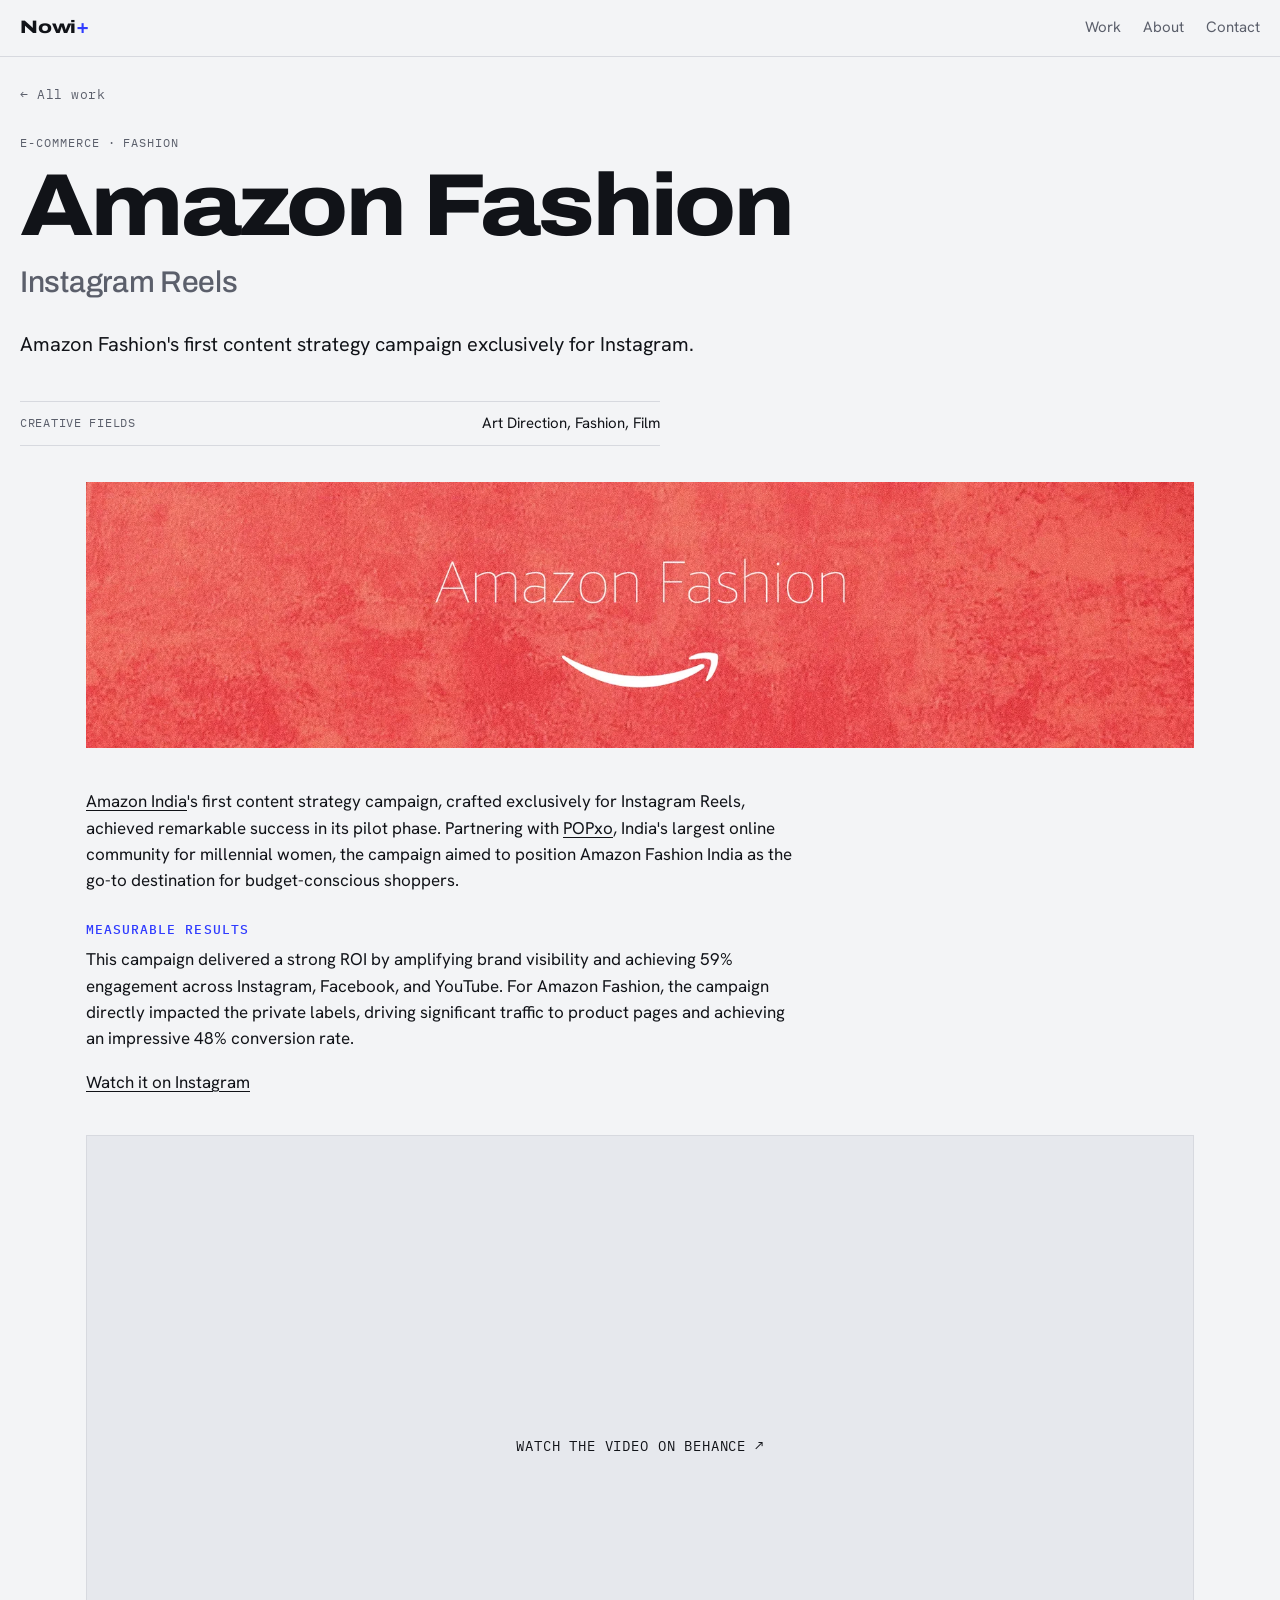
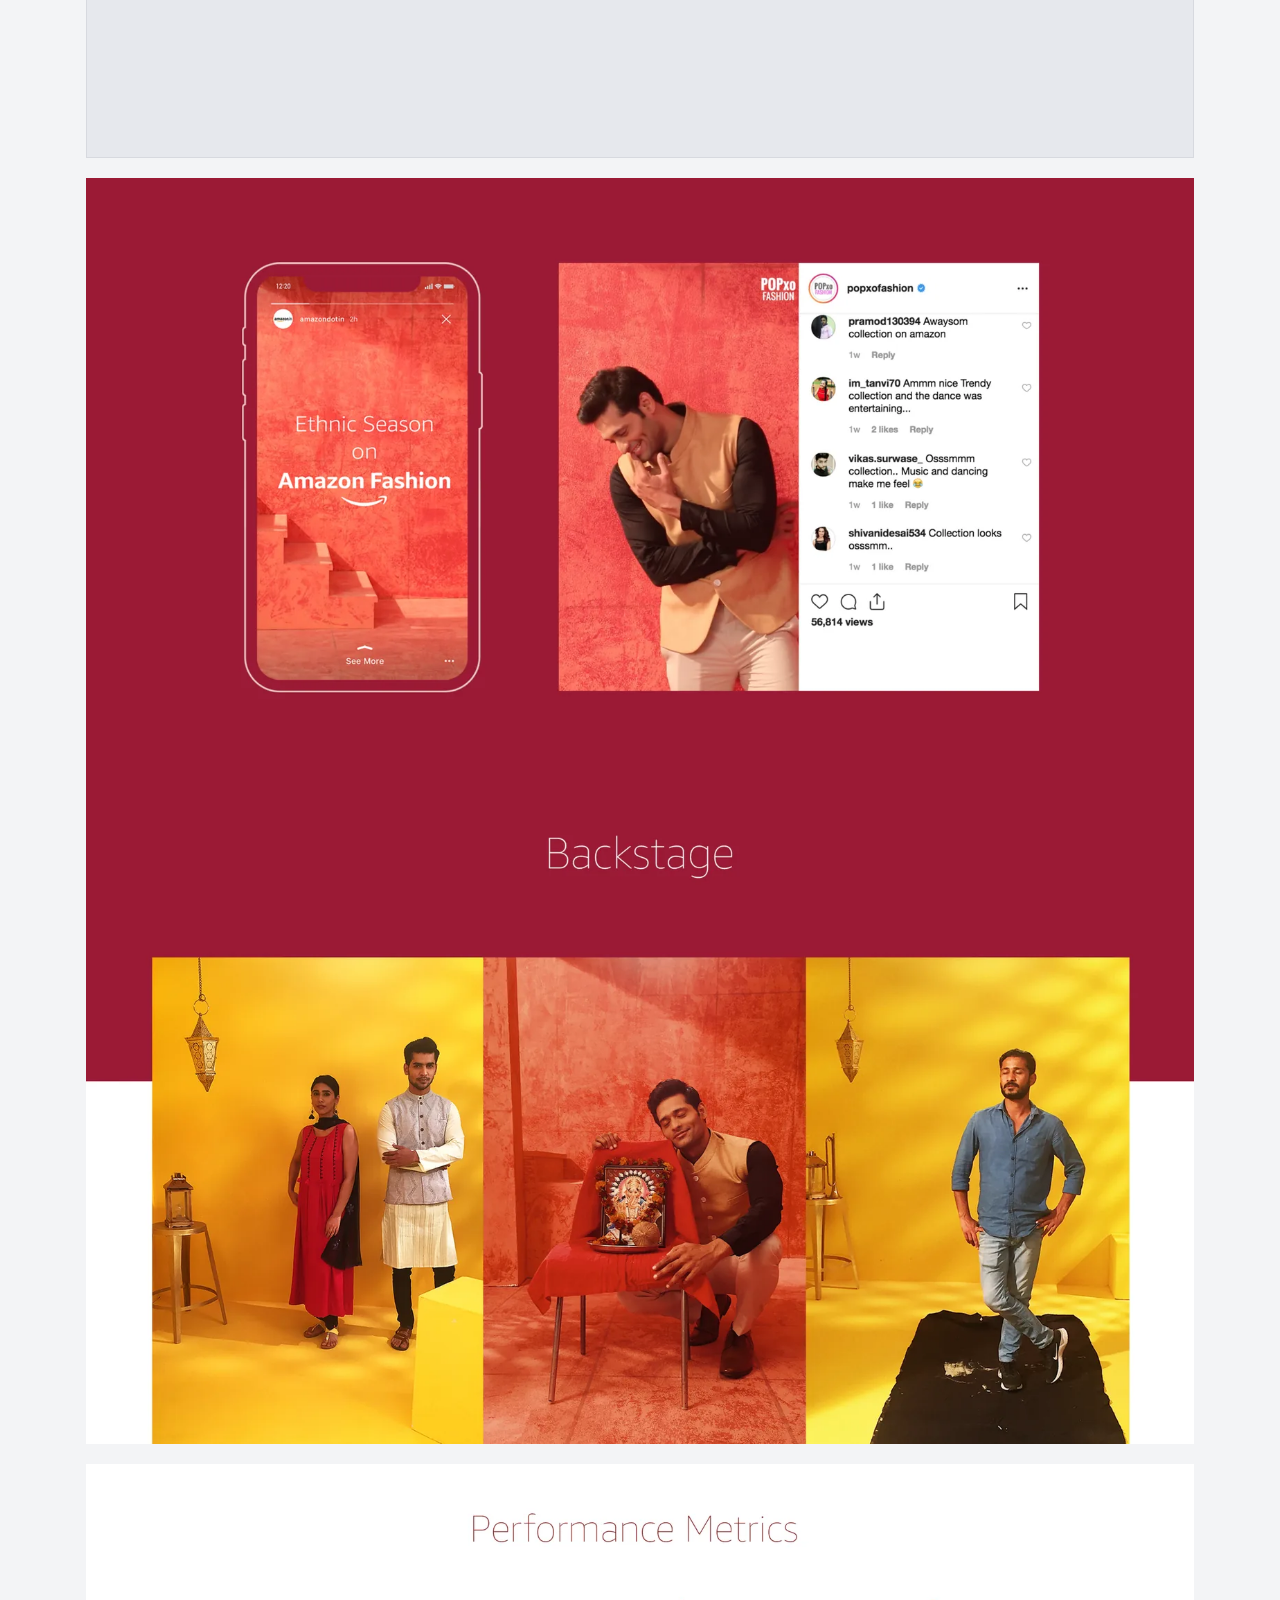
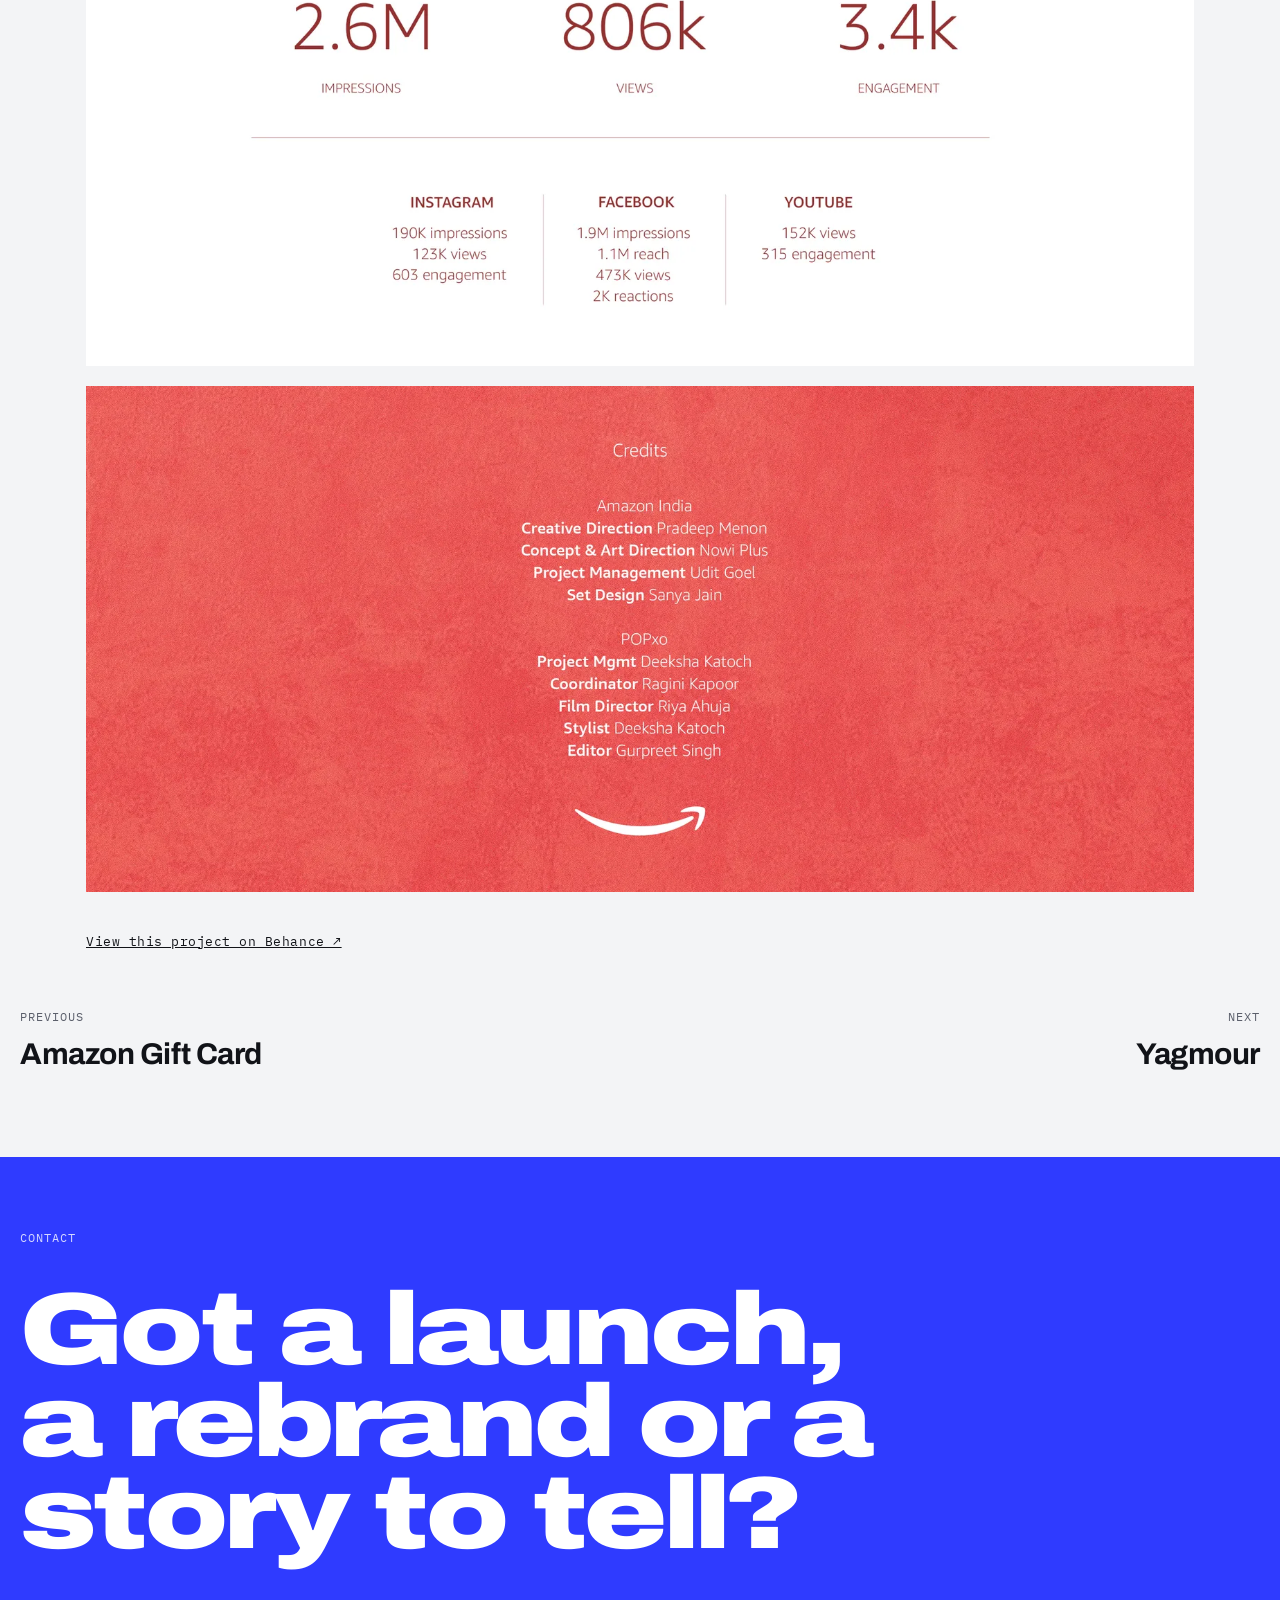
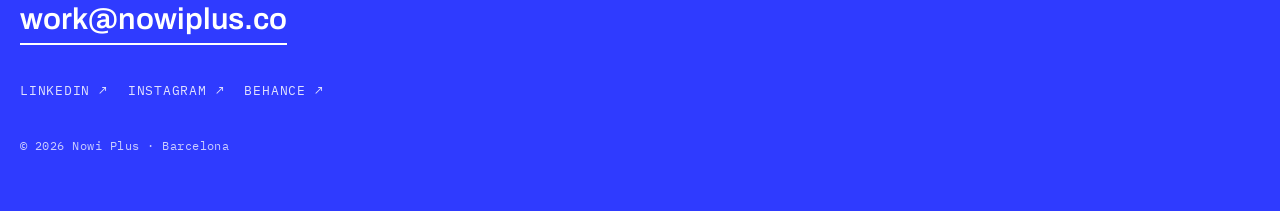
<file: work/amazon-fashion-instagram-reels.html>
<!doctype html>
<html lang="en">
<head>
<meta charset="utf-8">
<meta name="viewport" content="width=device-width, initial-scale=1, viewport-fit=cover">
<title>Amazon Fashion · Instagram Reels | Nowi Plus</title>
<meta name="description" content="Amazon Fashion's first content strategy campaign exclusively for Instagram.">
<meta property="og:title" content="Amazon Fashion · Instagram Reels | Nowi Plus">
<meta property="og:description" content="Amazon Fashion's first content strategy campaign exclusively for Instagram.">
<meta property="og:type" content="article">
<meta property="og:image" content="https://nowiplus.co/images/work/amazon-fashion-instagram-reels/01.webp">
<link rel="canonical" href="https://nowiplus.co/work/amazon-fashion-instagram-reels.html">
<link rel="preconnect" href="https://fonts.googleapis.com">
<link rel="preconnect" href="https://fonts.gstatic.com" crossorigin>
<link rel="stylesheet" href="https://fonts.googleapis.com/css2?family=Archivo:wdth,wght@62..125,400..900&family=Climate+Crisis&family=Hanken+Grotesk:wght@400;500;600&family=IBM+Plex+Mono:wght@400;500&display=swap">
<link rel="stylesheet" href="project.css">
</head>
<body>

<header class="top">
  <div class="wrap">
    <a class="mark" href="../index.html">Nowi<span>+</span></a>
    <nav aria-label="Main">
      <a href="../index.html#work">Work</a>
      <a href="../index.html#about" class="hide-s">About</a>
      <a href="../index.html#contact">Contact</a>
    </nav>
  </div>
</header>

<main>
  <article class="project">
    <div class="wrap">
      <a class="back" href="../index.html#work">&larr; All work</a>
      <div class="head">
        <span class="label">E-commerce · Fashion</span>
        <h1>Amazon Fashion</h1>
        <p class="what">Instagram Reels</p>
        <div class="lede"><p>Amazon Fashion's first content strategy campaign exclusively for Instagram.</p></div>
        <ul class="facts"><li><span>Creative fields</span><span>Art Direction, Fashion, Film</span></li></ul>
      </div>
    </div>
    <div class="wrap col">
      <figure><img src="../images/work/amazon-fashion-instagram-reels/01.webp" width="1600" height="385" alt="Amazon Fashion · Instagram Reels, image 1" fetchpriority="high"></figure>
    </div>
    <div class="wrap col">
      <div class="prose">
<p><a href="https://www.instagram.com/amazonfashionin/" target="_blank" rel="noopener">Amazon India</a>'s first content strategy campaign, crafted exclusively for Instagram Reels, achieved remarkable success in its pilot phase. Partnering with <a href="https://www.popxo.com/" target="_blank" rel="noopener">POPxo</a>, India's largest online community for millennial women, the campaign aimed to position Amazon Fashion India as the go-to destination for budget-conscious shoppers.</p>
<h2>Measurable results</h2>
<p>This campaign delivered a strong ROI by amplifying brand visibility and achieving 59% engagement across Instagram, Facebook, and YouTube. For Amazon Fashion, the campaign directly impacted the private labels, driving significant traffic to product pages and achieving an impressive 48% conversion rate.</p>
<p><a href="https://www.instagram.com/tv/BraVSlclP4p/" target="_blank" rel="noopener">Watch it on Instagram</a></p>
      </div>
    </div>
    <div class="wrap col gallery">
<a class="video video-link" href="https://www.behance.net/gallery/75004787/Amazon-Fashion-Instagram-Reels" target="_blank" rel="noopener"><span>Watch the video on Behance &#8599;</span></a>
<figure><img src="../images/work/amazon-fashion-instagram-reels/03.webp" width="1600" height="1827" alt="Amazon Fashion · Instagram Reels, image 3" loading="lazy" decoding="async"></figure>
<figure><img src="../images/work/amazon-fashion-instagram-reels/04.webp" width="1600" height="725" alt="Amazon Fashion · Instagram Reels, image 4" loading="lazy" decoding="async"></figure>
<figure><img src="../images/work/amazon-fashion-instagram-reels/05.webp" width="1600" height="731" alt="Amazon Fashion · Instagram Reels, image 5" loading="lazy" decoding="async"></figure>
    </div>
    <div class="wrap col">
      
      <p class="source"><a href="https://www.behance.net/gallery/75004787/Amazon-Fashion-Instagram-Reels" target="_blank" rel="noopener">View this project on Behance &#8599;</a></p>
    </div>
    <nav class="wrap pager" aria-label="More projects"><a class="prev" href="amazon-gift-card-love-in-a-box.html"><span class="label">Previous</span><b>Amazon Gift Card</b></a><a class="next" href="yagmour-rebrand-campaign.html"><span class="label">Next</span><b>Yagmour</b></a></nav>
  </article>
</main>

<footer class="contact" id="contact">
  <div class="wrap">
    <span class="label" style="color:inherit;opacity:.8">Contact</span>
    <h2>Got a launch, a rebrand or a story to tell?</h2>
    <div class="row">
      <a class="email" href="mailto:work@nowiplus.co">work@nowiplus.co</a>
    </div>
    <div class="social">
      <a href="https://www.linkedin.com/in/nowiplus/" target="_blank" rel="noopener">LinkedIn &#8599;</a>
      <a href="https://instagram.com/nowiplus" target="_blank" rel="noopener">Instagram &#8599;</a>
      <a href="https://www.behance.net/nowiplus" target="_blank" rel="noopener">Behance &#8599;</a>
    </div>
    <small>&copy; <span id="yr">2026</span> Nowi Plus &middot; Barcelona</small>
  </div>
</footer>
<script>document.getElementById("yr").textContent = new Date().getFullYear();</script>
</body>
</html>
</file>
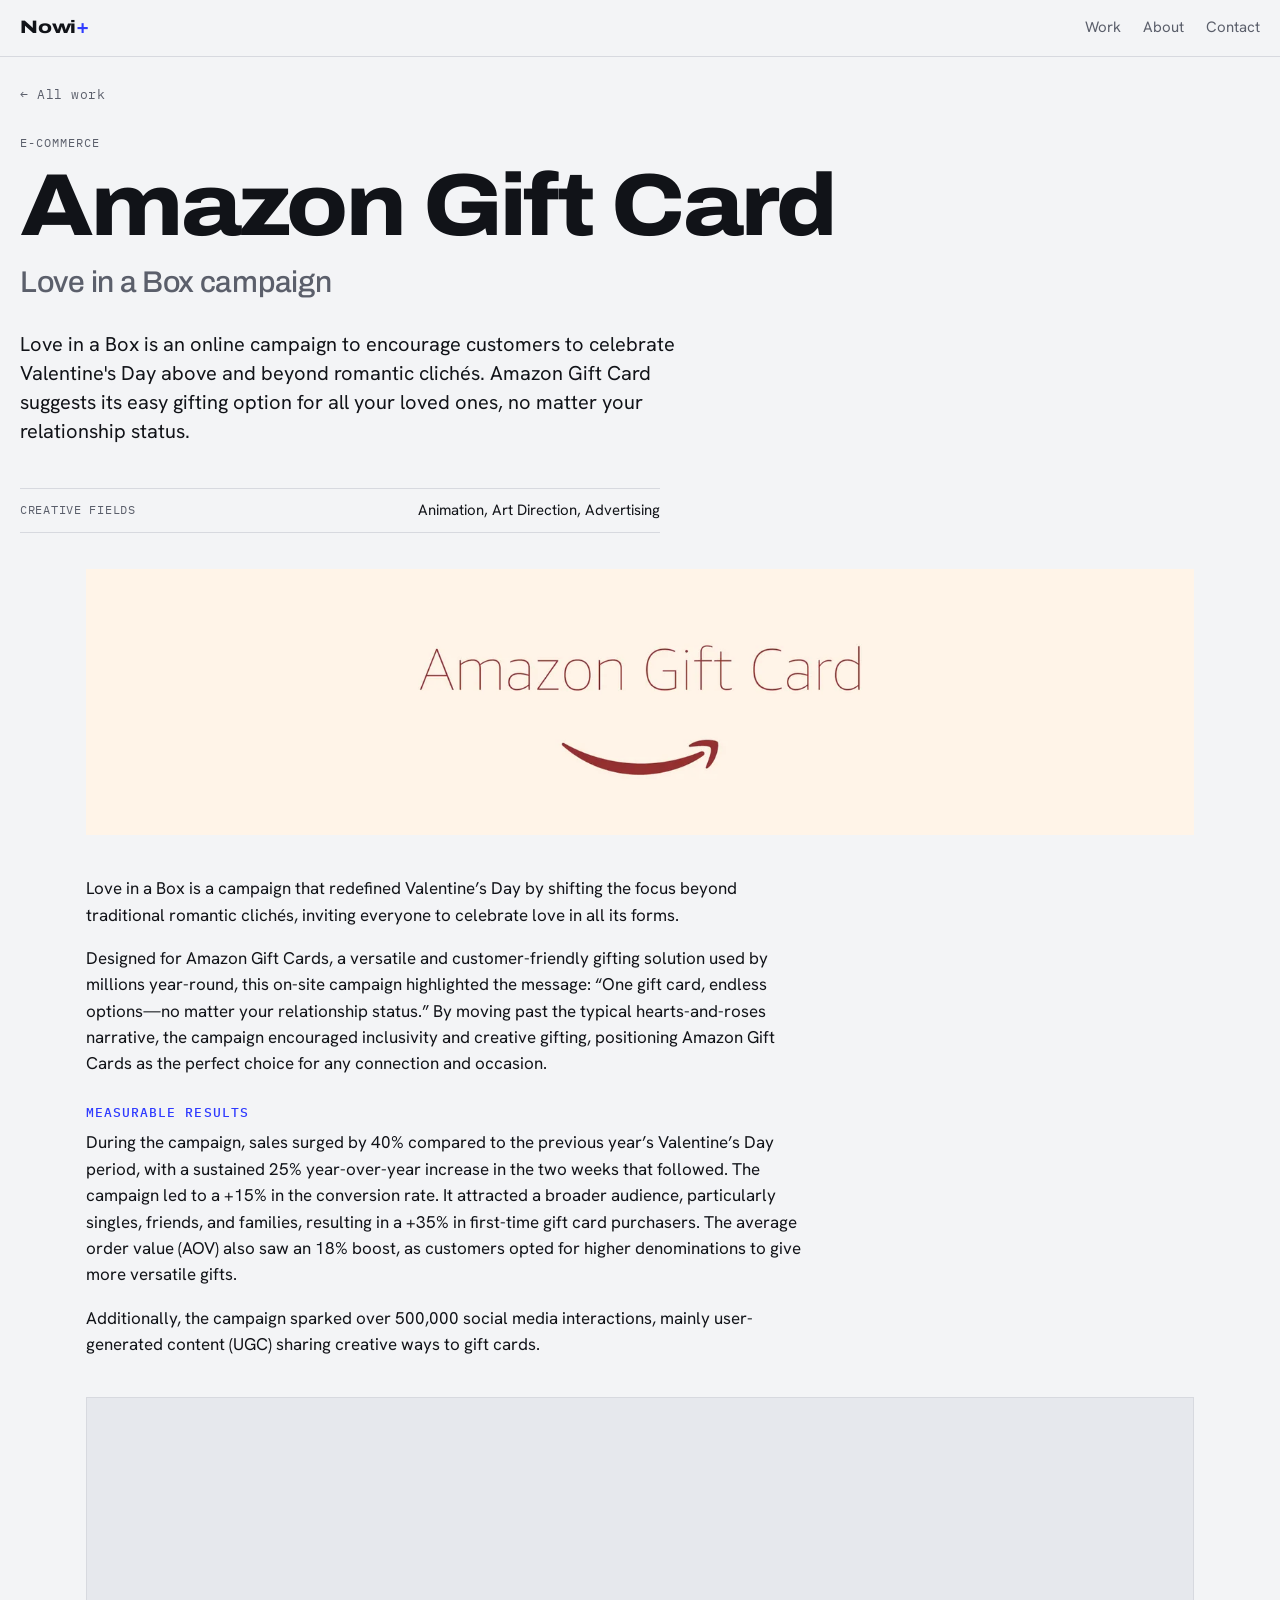
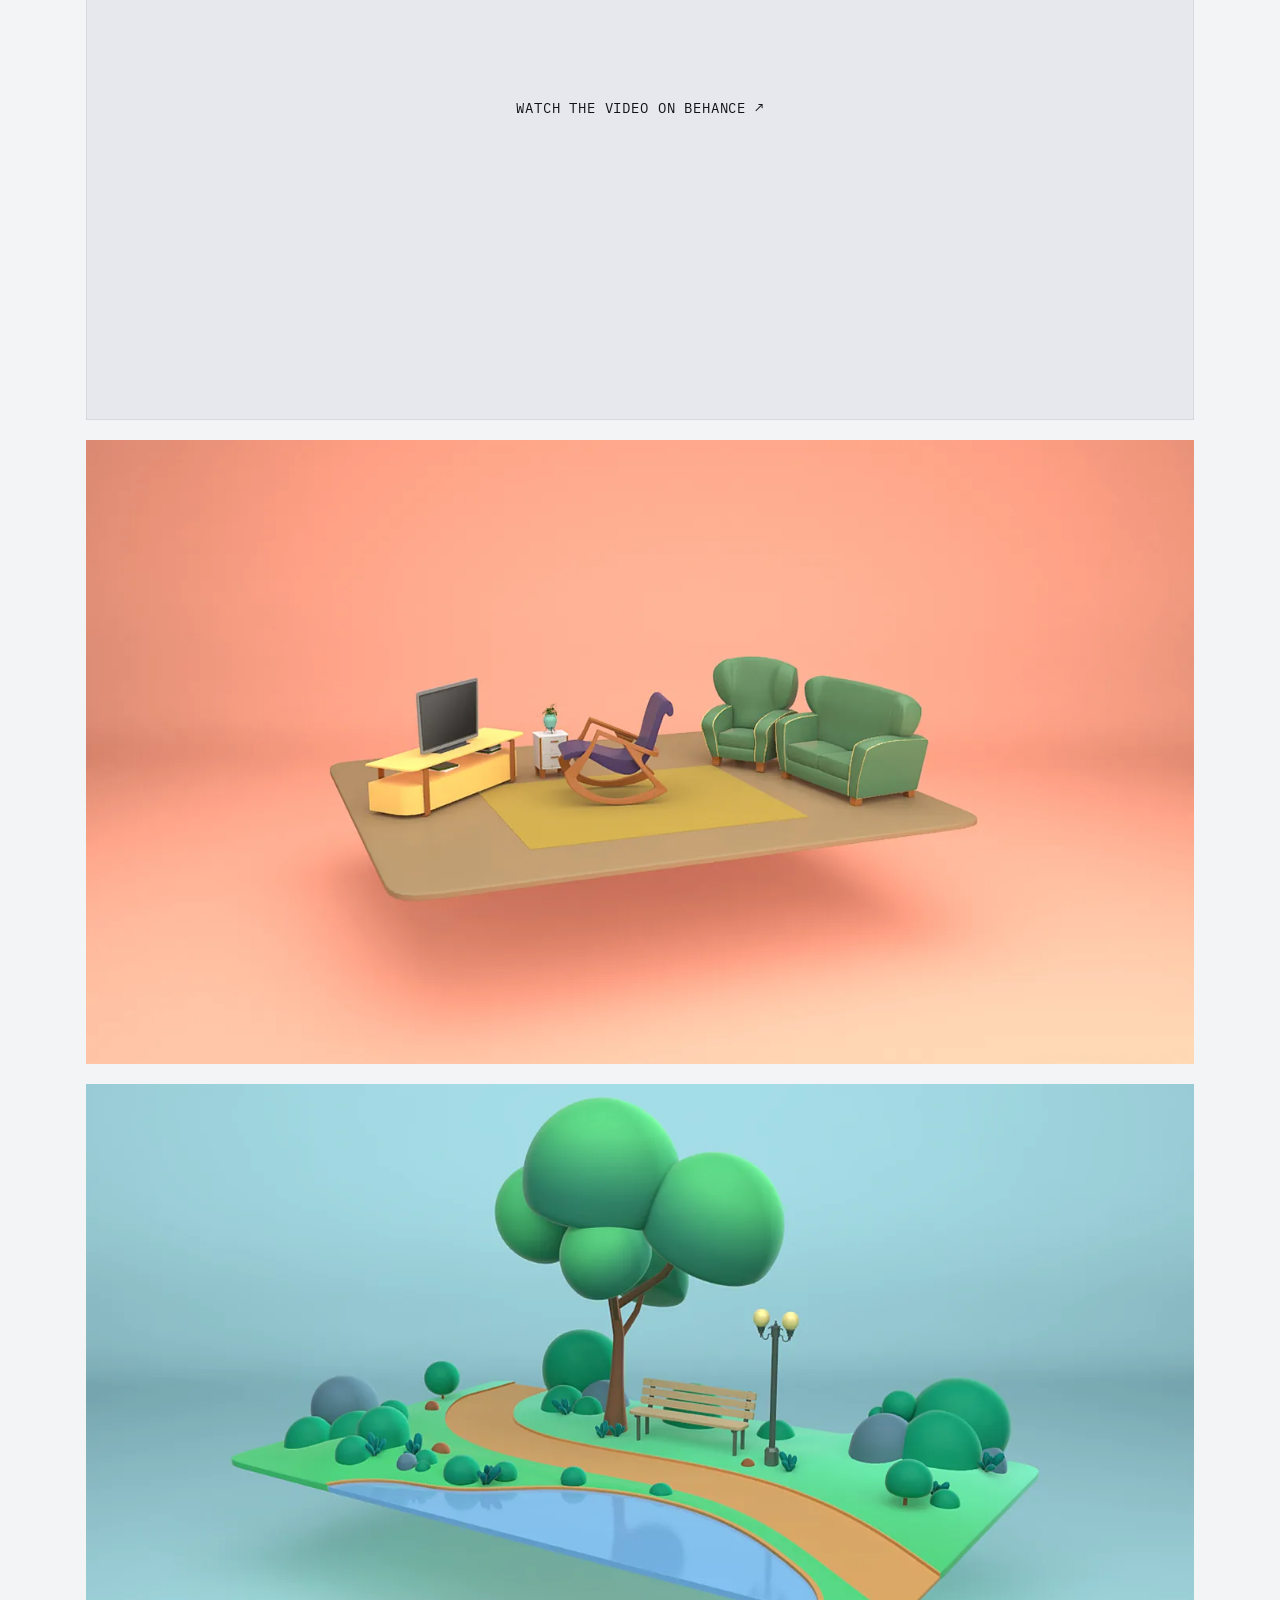
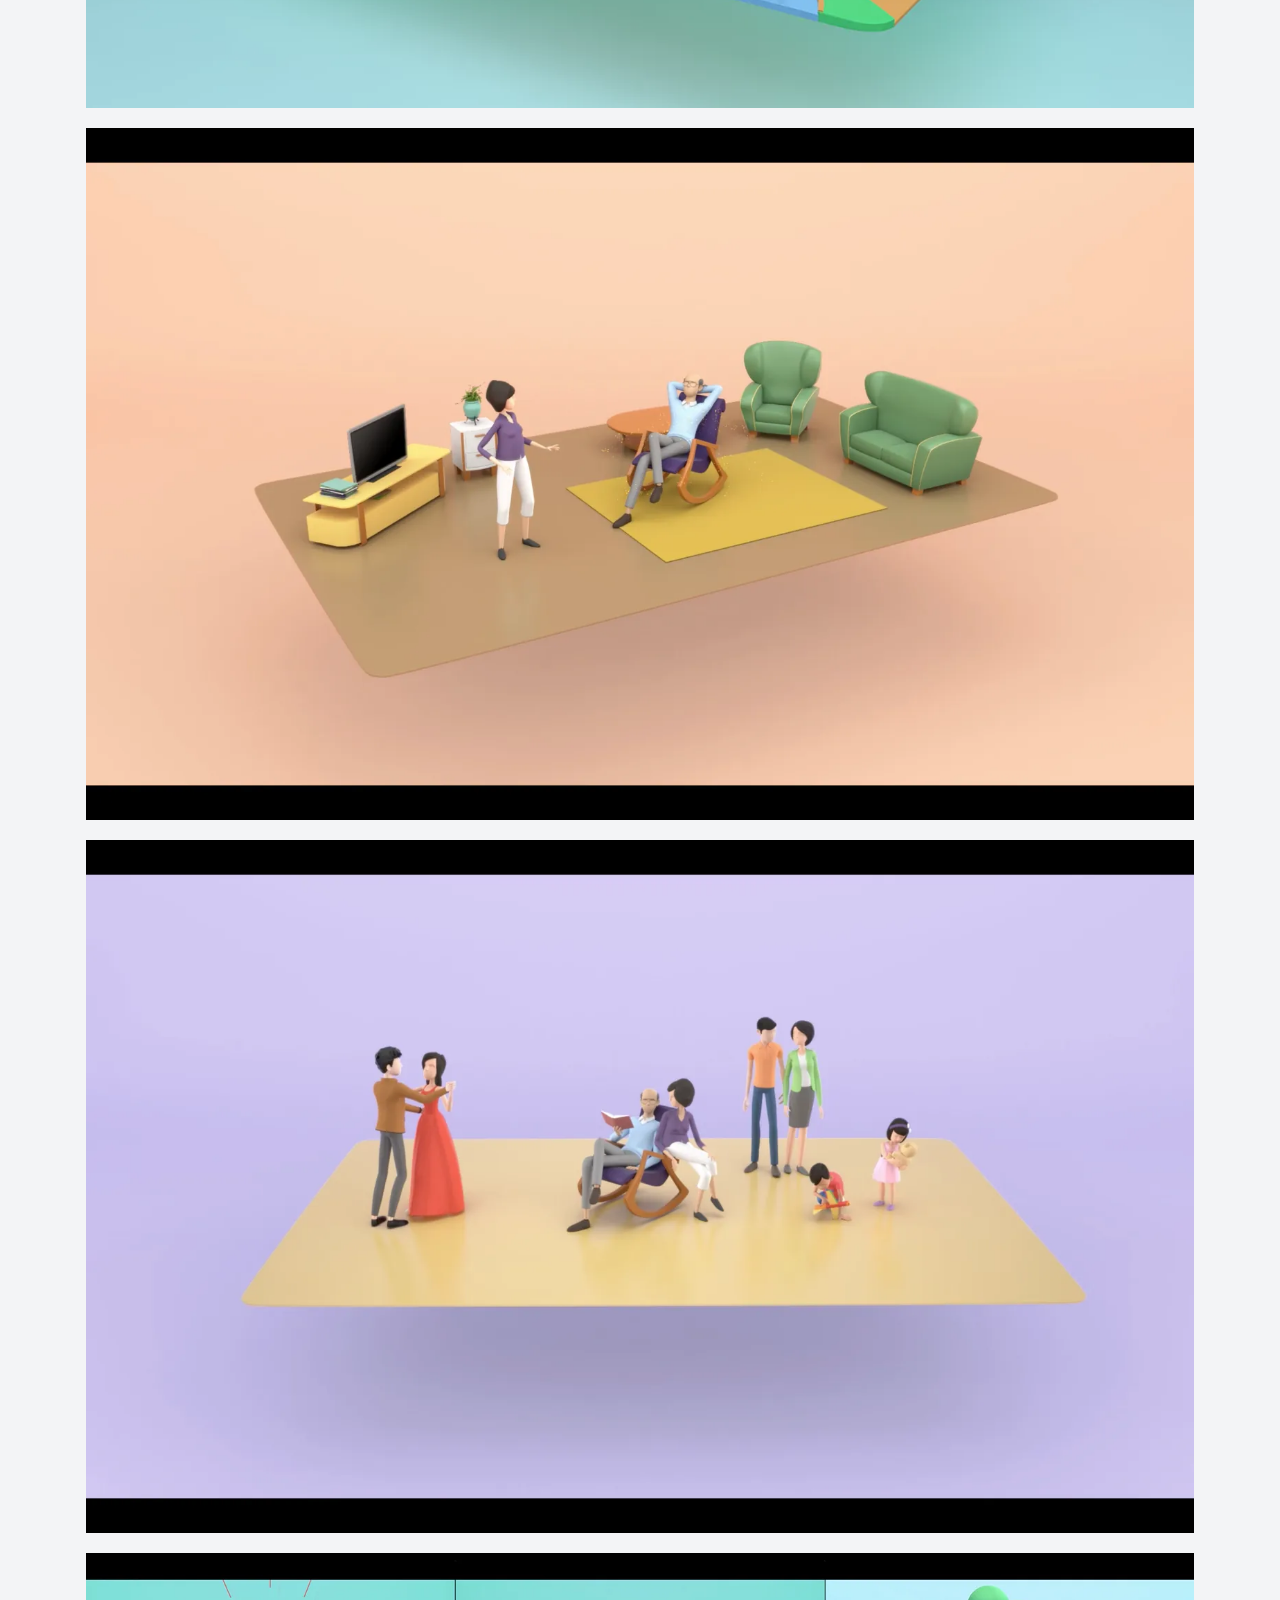
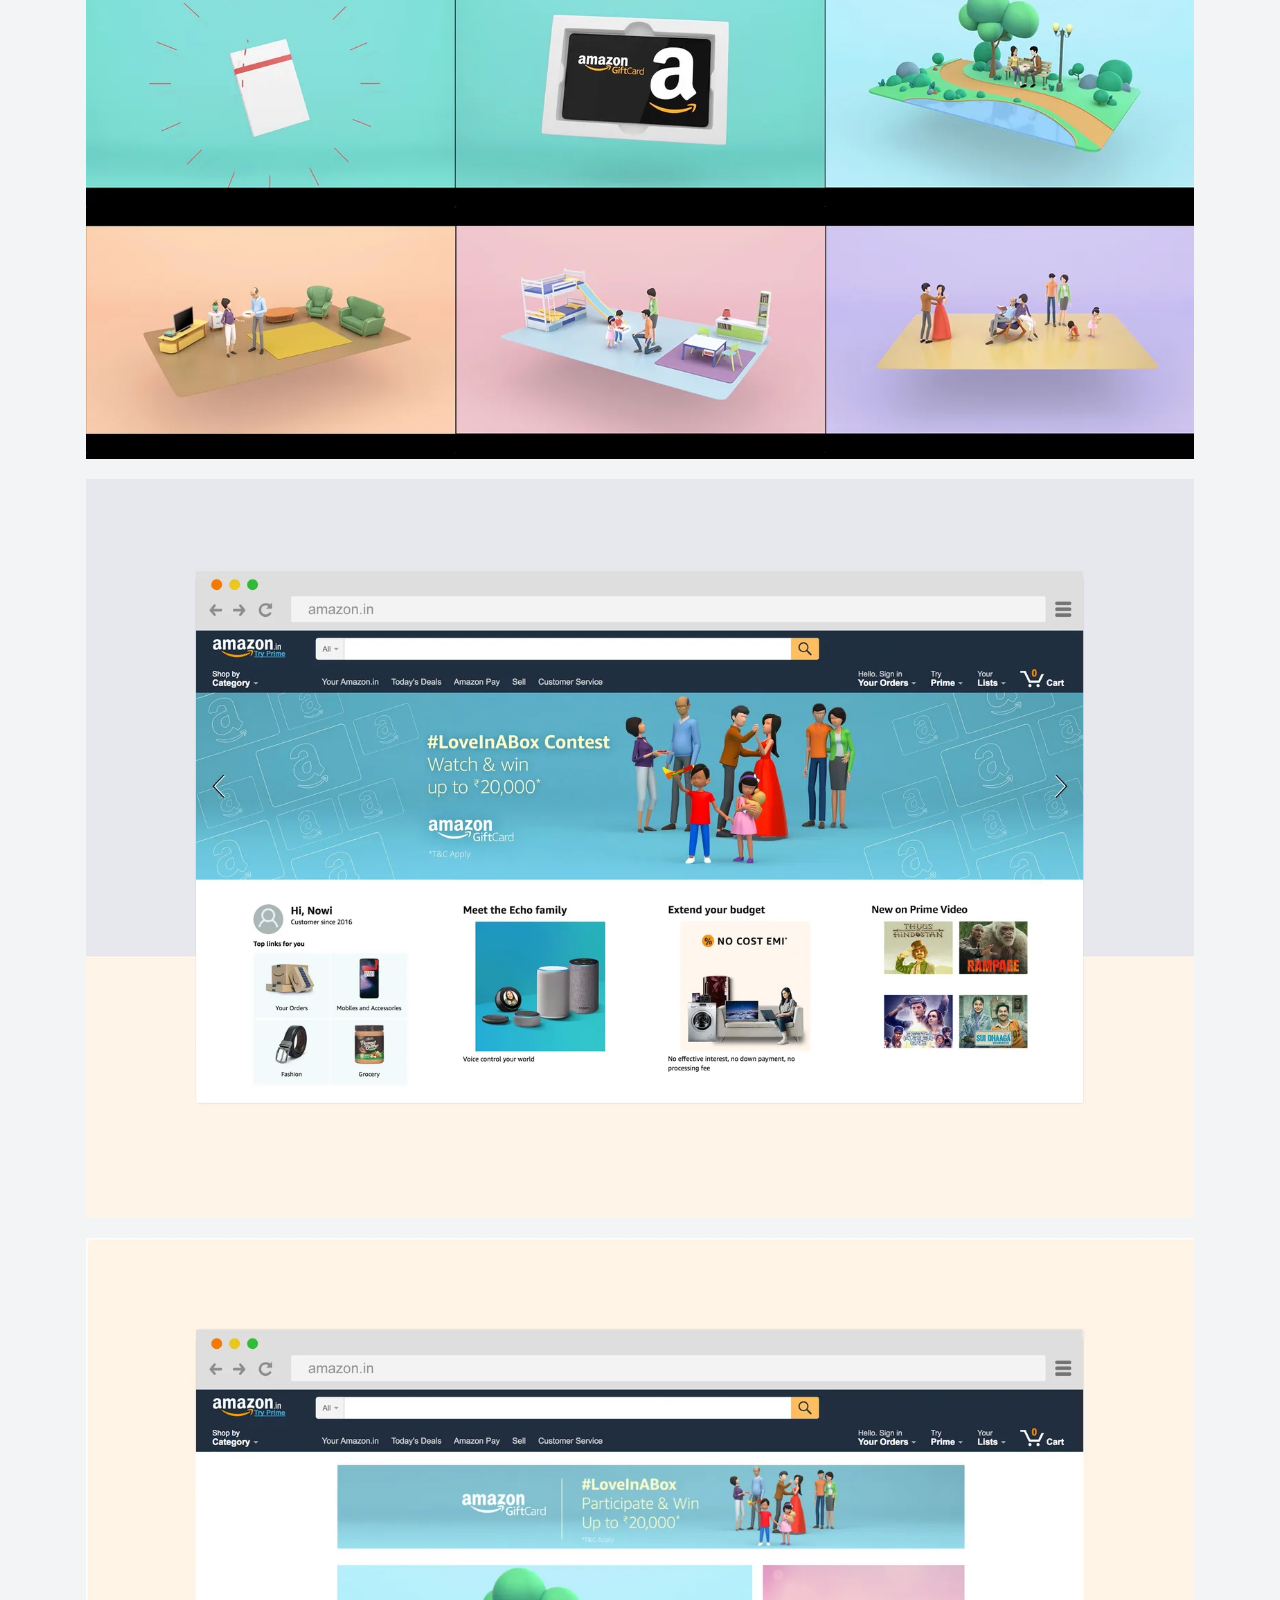
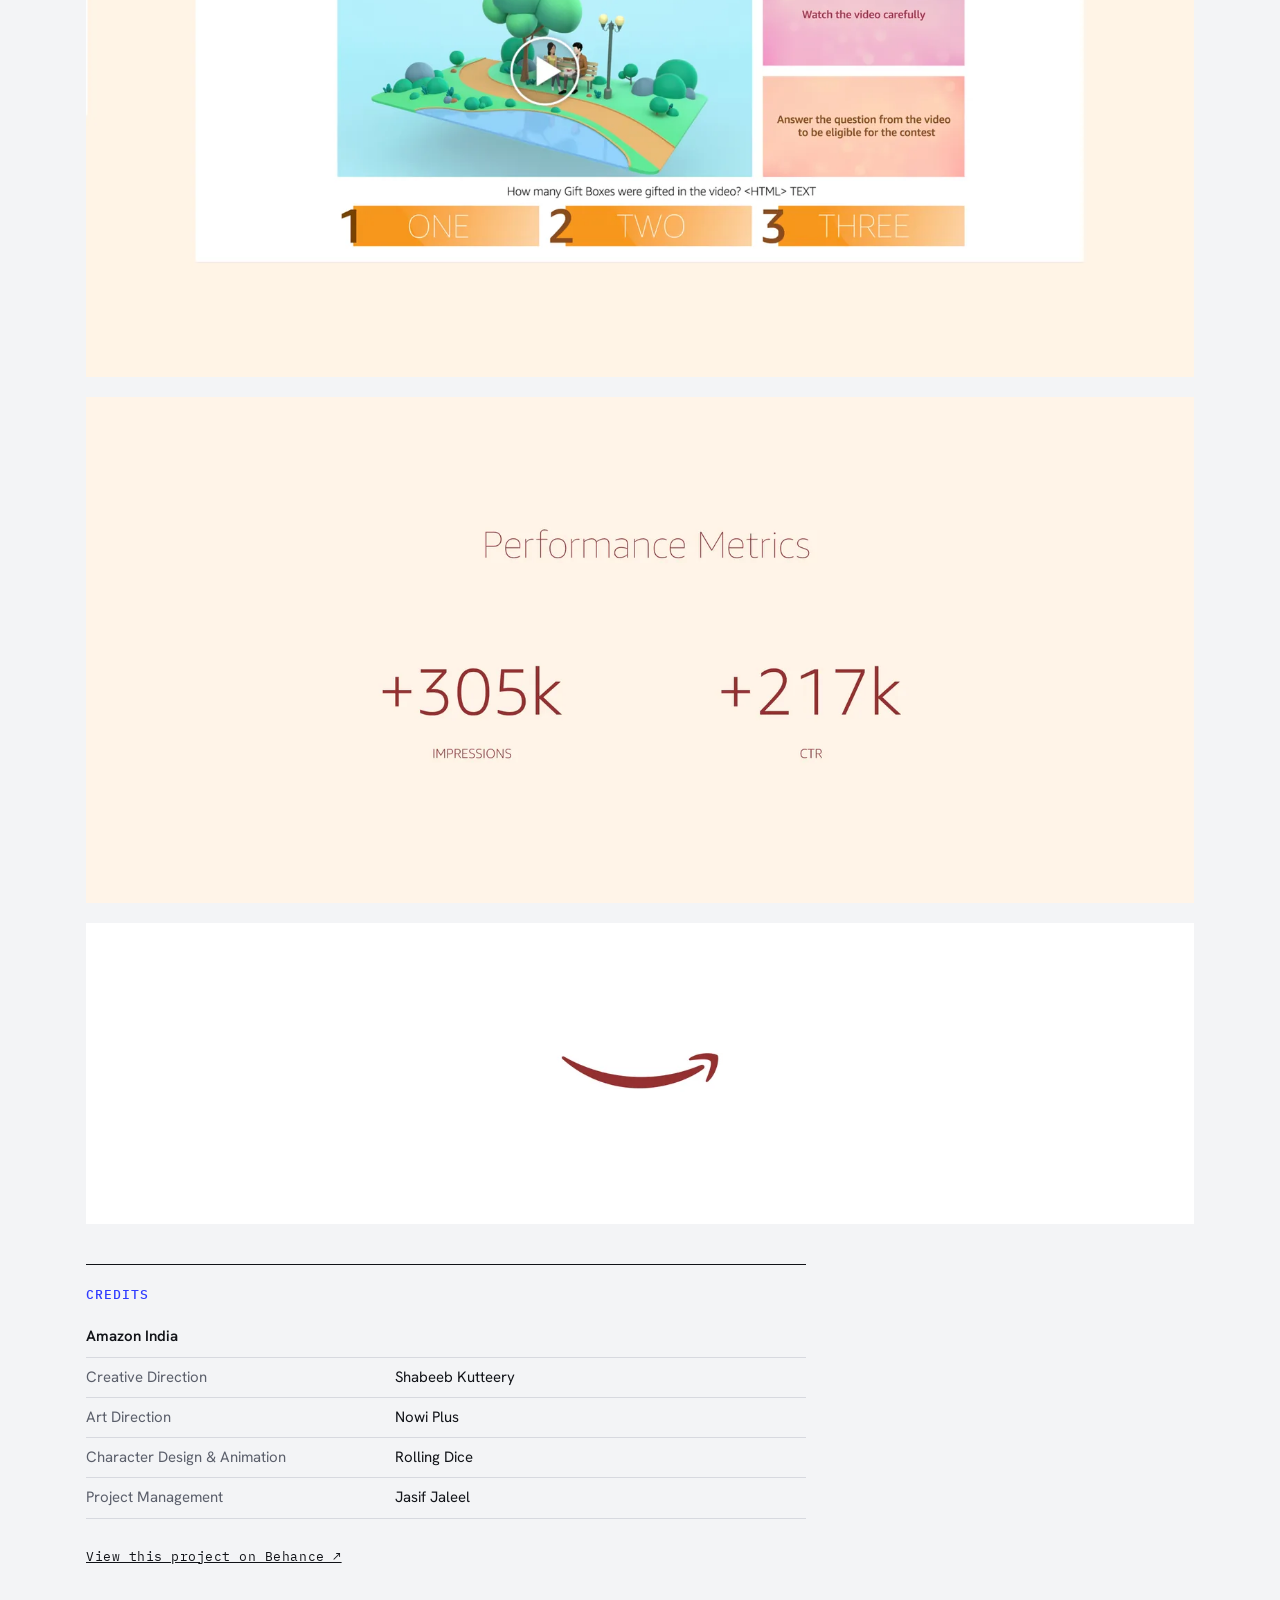
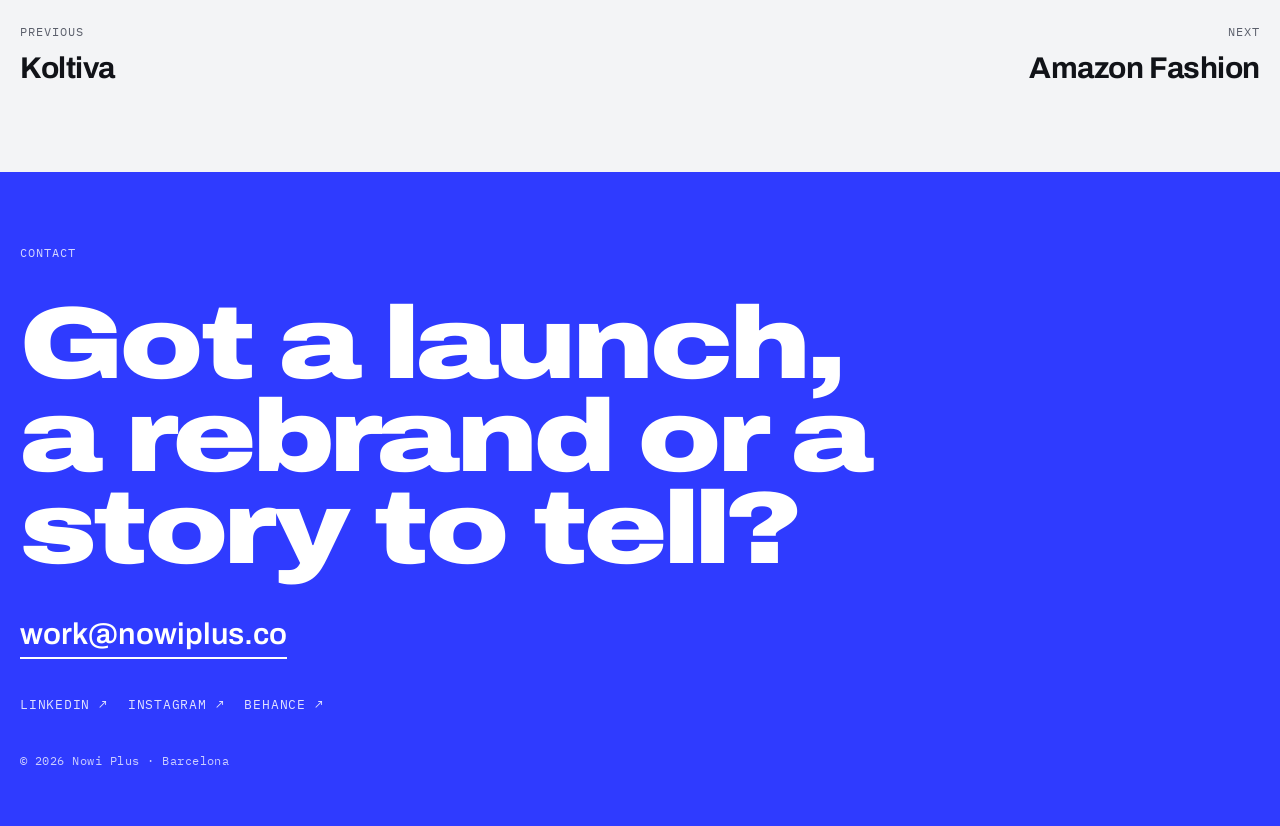
<file: work/amazon-gift-card-love-in-a-box.html>
<!doctype html>
<html lang="en">
<head>
<meta charset="utf-8">
<meta name="viewport" content="width=device-width, initial-scale=1, viewport-fit=cover">
<title>Amazon Gift Card · Love in a Box campaign | Nowi Plus</title>
<meta name="description" content="Love in a Box is an online campaign to encourage customers to celebrate Valentine's Day above and beyond romantic clichés. Amazon Gift Card suggests its easy gifting option for all your loved ones, no matter your relationship status.">
<meta property="og:title" content="Amazon Gift Card · Love in a Box campaign | Nowi Plus">
<meta property="og:description" content="Love in a Box is an online campaign to encourage customers to celebrate Valentine's Day above and beyond romantic clichés. Amazon Gift Card suggests its easy gifting option for all your loved ones, no matter your relationship status.">
<meta property="og:type" content="article">
<meta property="og:image" content="https://nowiplus.co/images/work/amazon-gift-card-love-in-a-box/01.webp">
<link rel="canonical" href="https://nowiplus.co/work/amazon-gift-card-love-in-a-box.html">
<link rel="preconnect" href="https://fonts.googleapis.com">
<link rel="preconnect" href="https://fonts.gstatic.com" crossorigin>
<link rel="stylesheet" href="https://fonts.googleapis.com/css2?family=Archivo:wdth,wght@62..125,400..900&family=Climate+Crisis&family=Hanken+Grotesk:wght@400;500;600&family=IBM+Plex+Mono:wght@400;500&display=swap">
<link rel="stylesheet" href="project.css">
</head>
<body>

<header class="top">
  <div class="wrap">
    <a class="mark" href="../index.html">Nowi<span>+</span></a>
    <nav aria-label="Main">
      <a href="../index.html#work">Work</a>
      <a href="../index.html#about" class="hide-s">About</a>
      <a href="../index.html#contact">Contact</a>
    </nav>
  </div>
</header>

<main>
  <article class="project">
    <div class="wrap">
      <a class="back" href="../index.html#work">&larr; All work</a>
      <div class="head">
        <span class="label">E-commerce</span>
        <h1>Amazon Gift Card</h1>
        <p class="what">Love in a Box campaign</p>
        <div class="lede"><p>Love in a Box is an online campaign to encourage customers to celebrate Valentine's Day above and beyond romantic clichés. Amazon Gift Card suggests its easy gifting option for all your loved ones, no matter your relationship status.</p></div>
        <ul class="facts"><li><span>Creative fields</span><span>Animation, Art Direction, Advertising</span></li></ul>
      </div>
    </div>
    <div class="wrap col">
      <figure><img src="../images/work/amazon-gift-card-love-in-a-box/01.webp" width="1600" height="385" alt="Amazon Gift Card · Love in a Box campaign, image 1" fetchpriority="high"></figure>
    </div>
    <div class="wrap col">
      <div class="prose">
<p>Love in a Box is a campaign that redefined Valentine’s Day by shifting the focus beyond traditional romantic clichés, inviting everyone to celebrate love in all its forms.</p>
<p>Designed for Amazon Gift Cards, a versatile and customer-friendly gifting solution used by millions year-round, this on-site campaign highlighted the message: “One gift card, endless options—no matter your relationship status.” By moving past the typical hearts-and-roses narrative, the campaign encouraged inclusivity and creative gifting, positioning Amazon Gift Cards as the perfect choice for any connection and occasion.</p>
<h2>Measurable results</h2>
<p>During the campaign, sales surged by 40% compared to the previous year’s Valentine’s Day period, with a sustained 25% year-over-year increase in the two weeks that followed. The campaign led to a +15% in the conversion rate. It attracted a broader audience, particularly singles, friends, and families, resulting in a +35% in first-time gift card purchasers. The average order value (AOV) also saw an 18% boost, as customers opted for higher denominations to give more versatile gifts.</p>
<p>Additionally, the campaign sparked over 500,000 social media interactions, mainly user-generated content (UGC) sharing creative ways to gift cards.</p>
      </div>
    </div>
    <div class="wrap col gallery">
<a class="video video-link" href="https://www.behance.net/gallery/69076147/Amazon-Gift-Card-Love-in-a-Box" target="_blank" rel="noopener"><span>Watch the video on Behance &#8599;</span></a>
<figure><img src="../images/work/amazon-gift-card-love-in-a-box/03.webp" width="1400" height="788" alt="Amazon Gift Card · Love in a Box campaign, image 3" loading="lazy" decoding="async"></figure>
<figure><img src="../images/work/amazon-gift-card-love-in-a-box/04.webp" width="1400" height="788" alt="Amazon Gift Card · Love in a Box campaign, image 4" loading="lazy" decoding="async"></figure>
<figure><img src="../images/work/amazon-gift-card-love-in-a-box/05.webp" width="1600" height="1000" alt="Amazon Gift Card · Love in a Box campaign, image 5" loading="lazy" decoding="async"></figure>
<figure><img src="../images/work/amazon-gift-card-love-in-a-box/06.webp" width="1600" height="1000" alt="Amazon Gift Card · Love in a Box campaign, image 6" loading="lazy" decoding="async"></figure>
<figure><img src="../images/work/amazon-gift-card-love-in-a-box/07.webp" width="1600" height="731" alt="Amazon Gift Card · Love in a Box campaign, image 7" loading="lazy" decoding="async"></figure>
<figure><img src="../images/work/amazon-gift-card-love-in-a-box/08.webp" width="1600" height="1067" alt="Amazon Gift Card · Love in a Box campaign, image 8" loading="lazy" decoding="async"></figure>
<figure><img src="../images/work/amazon-gift-card-love-in-a-box/09.webp" width="1600" height="1067" alt="Amazon Gift Card · Love in a Box campaign, image 9" loading="lazy" decoding="async"></figure>
<figure><img src="../images/work/amazon-gift-card-love-in-a-box/10.webp" width="1600" height="731" alt="Amazon Gift Card · Love in a Box campaign, image 10" loading="lazy" decoding="async"></figure>
<figure><img src="../images/work/amazon-gift-card-love-in-a-box/11.webp" width="1600" height="435" alt="Amazon Gift Card · Love in a Box campaign, image 11" loading="lazy" decoding="async"></figure>
    </div>
    <div class="wrap col">
      <section class="credits"><h2>Credits</h2><dl><div class="row solo"><dt>Amazon India</dt></div><div class="row"><dt>Creative Direction</dt><dd>Shabeeb Kutteery</dd></div><div class="row"><dt>Art Direction</dt><dd>Nowi Plus</dd></div><div class="row"><dt>Character Design &amp; Animation</dt><dd>Rolling Dice</dd></div><div class="row"><dt>Project Management</dt><dd>Jasif Jaleel</dd></div></dl></section>
      <p class="source"><a href="https://www.behance.net/gallery/69076147/Amazon-Gift-Card-Love-in-a-Box" target="_blank" rel="noopener">View this project on Behance &#8599;</a></p>
    </div>
    <nav class="wrap pager" aria-label="More projects"><a class="prev" href="koltiva-rebrand-campaign.html"><span class="label">Previous</span><b>Koltiva</b></a><a class="next" href="amazon-fashion-instagram-reels.html"><span class="label">Next</span><b>Amazon Fashion</b></a></nav>
  </article>
</main>

<footer class="contact" id="contact">
  <div class="wrap">
    <span class="label" style="color:inherit;opacity:.8">Contact</span>
    <h2>Got a launch, a rebrand or a story to tell?</h2>
    <div class="row">
      <a class="email" href="mailto:work@nowiplus.co">work@nowiplus.co</a>
    </div>
    <div class="social">
      <a href="https://www.linkedin.com/in/nowiplus/" target="_blank" rel="noopener">LinkedIn &#8599;</a>
      <a href="https://instagram.com/nowiplus" target="_blank" rel="noopener">Instagram &#8599;</a>
      <a href="https://www.behance.net/nowiplus" target="_blank" rel="noopener">Behance &#8599;</a>
    </div>
    <small>&copy; <span id="yr">2026</span> Nowi Plus &middot; Barcelona</small>
  </div>
</footer>
<script>document.getElementById("yr").textContent = new Date().getFullYear();</script>
</body>
</html>
</file>
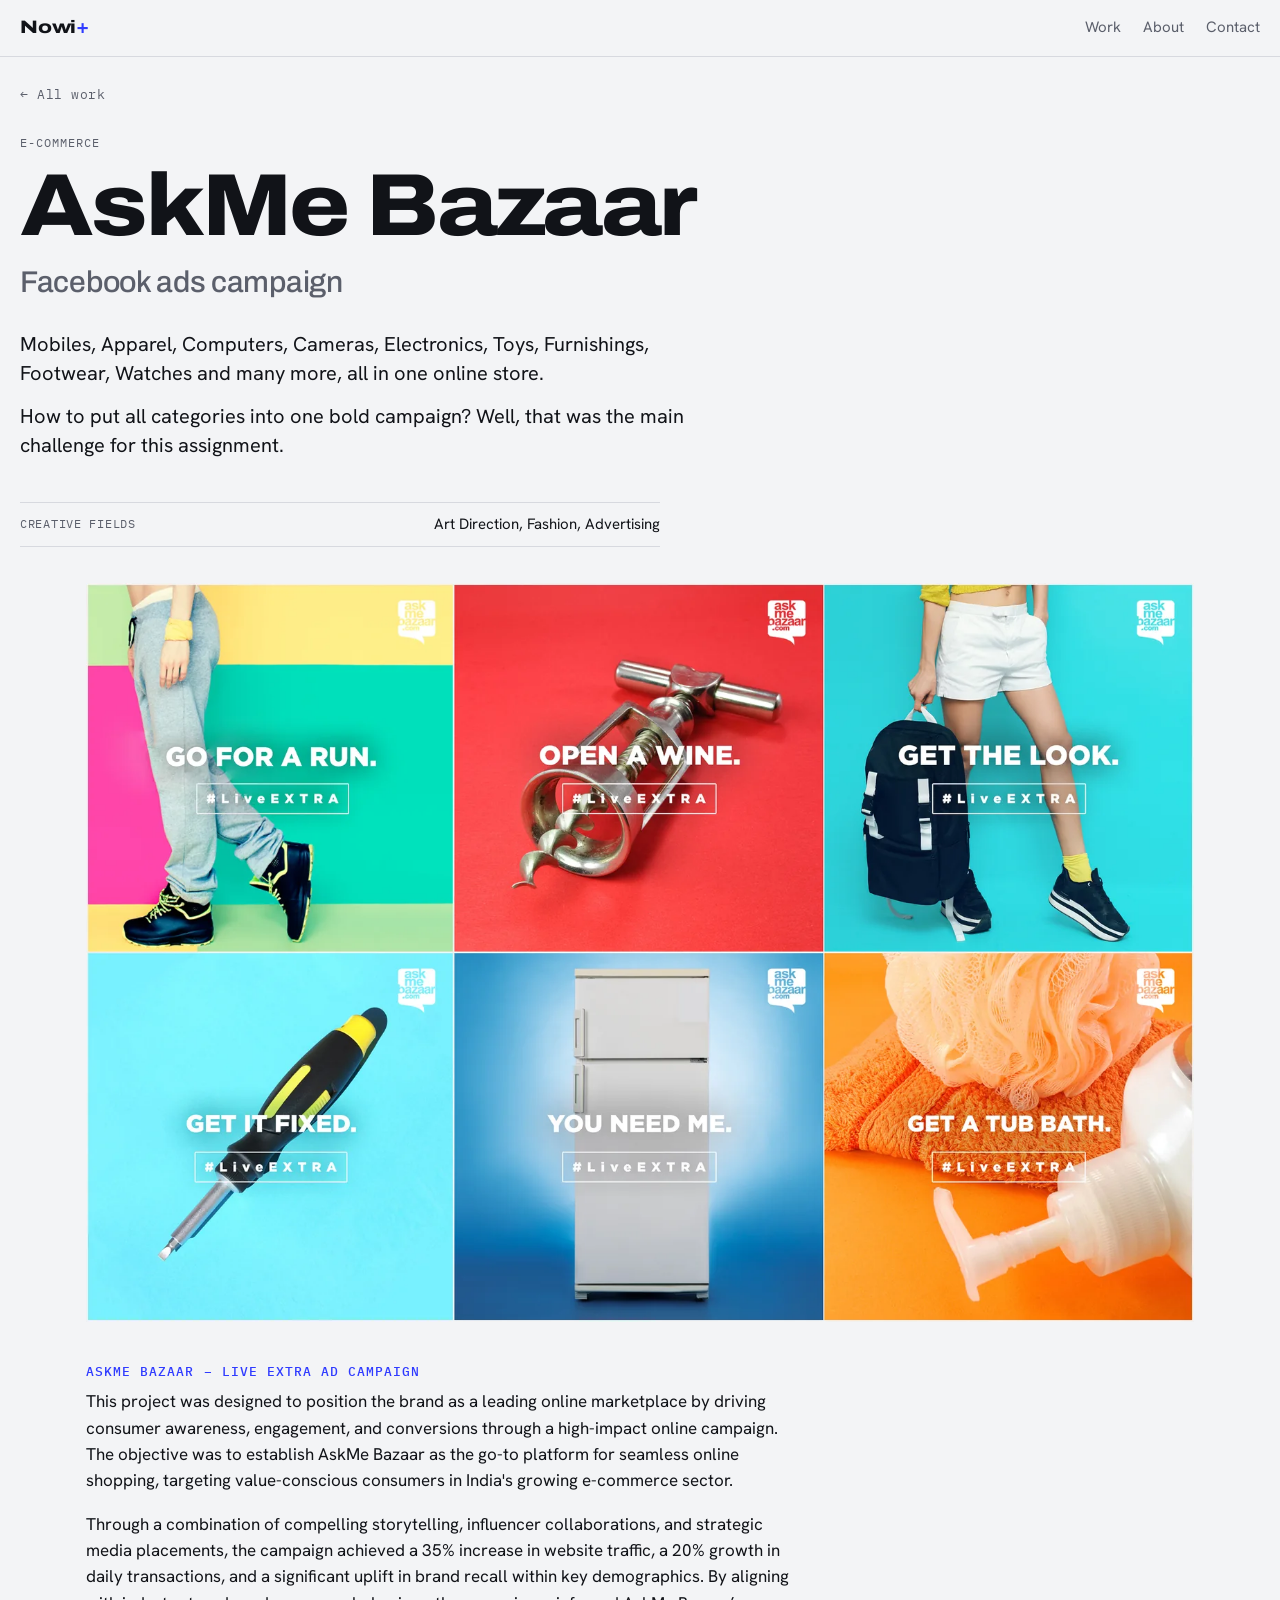
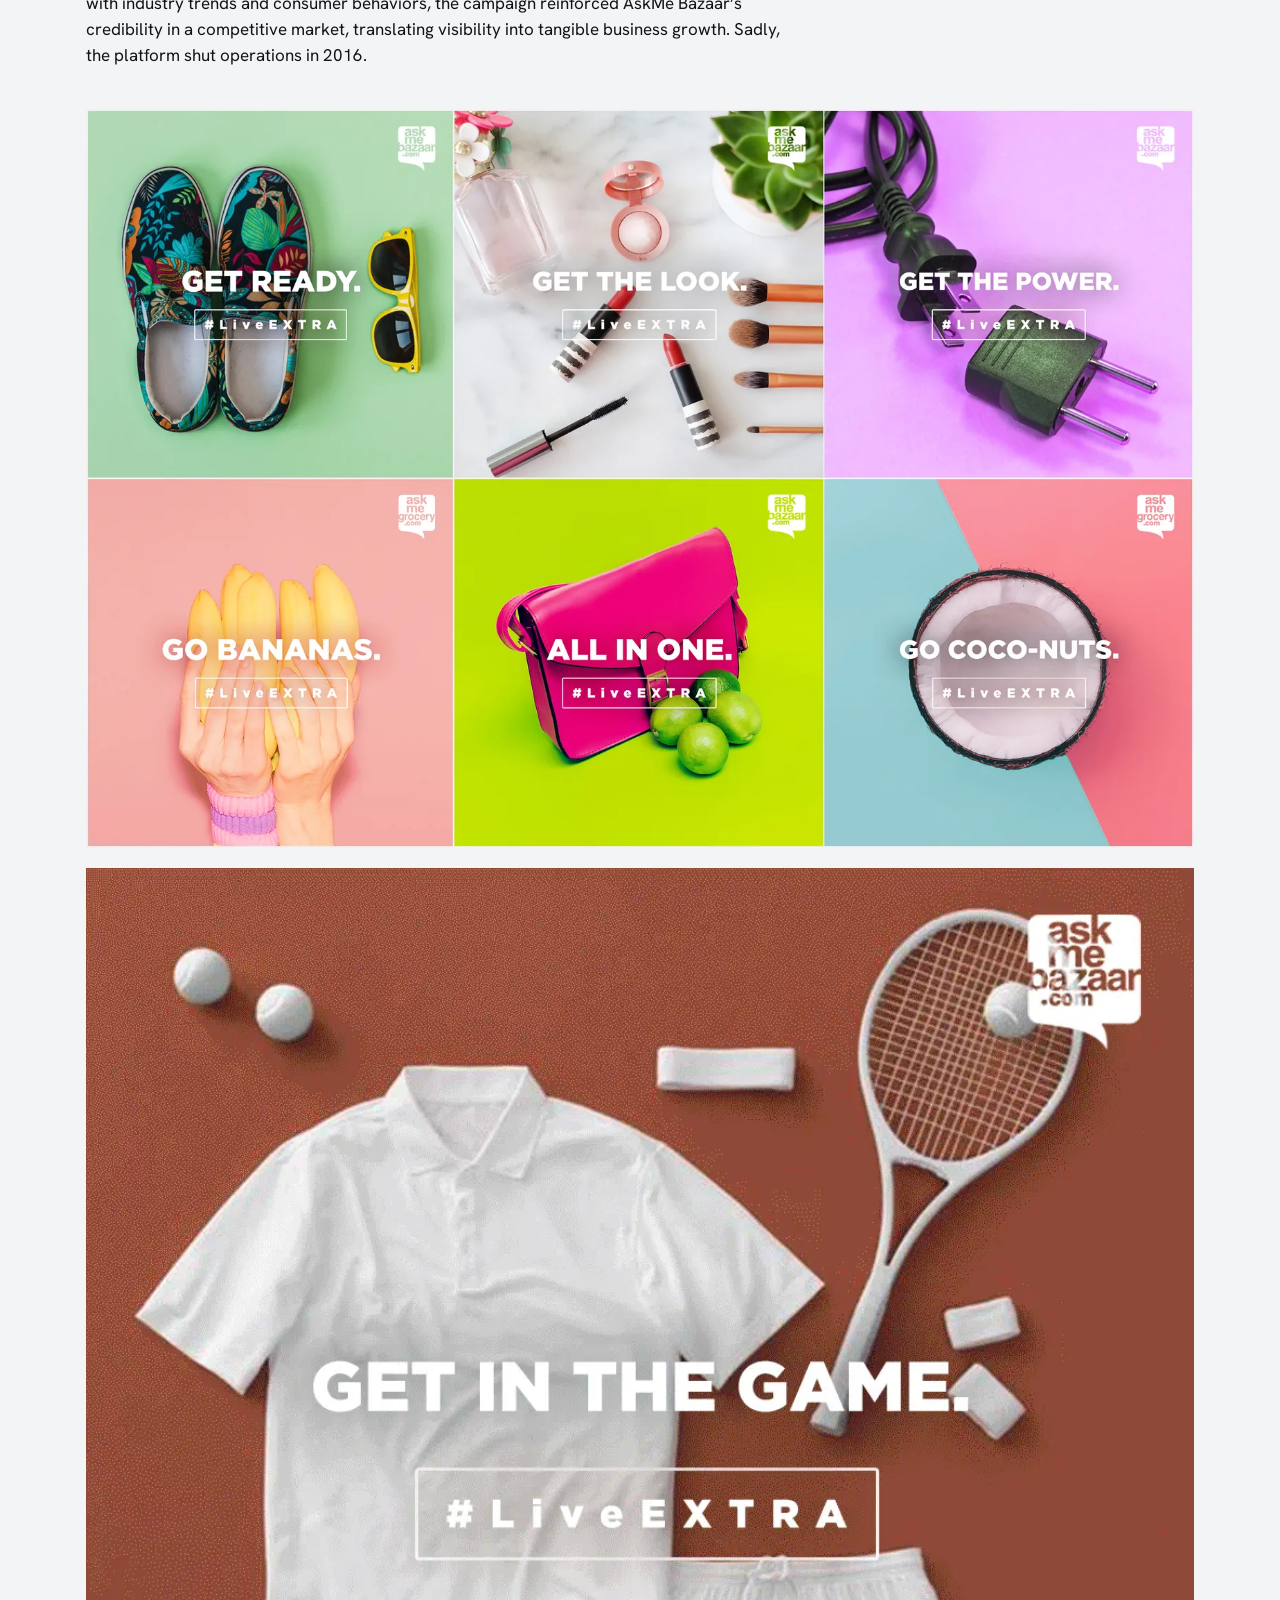
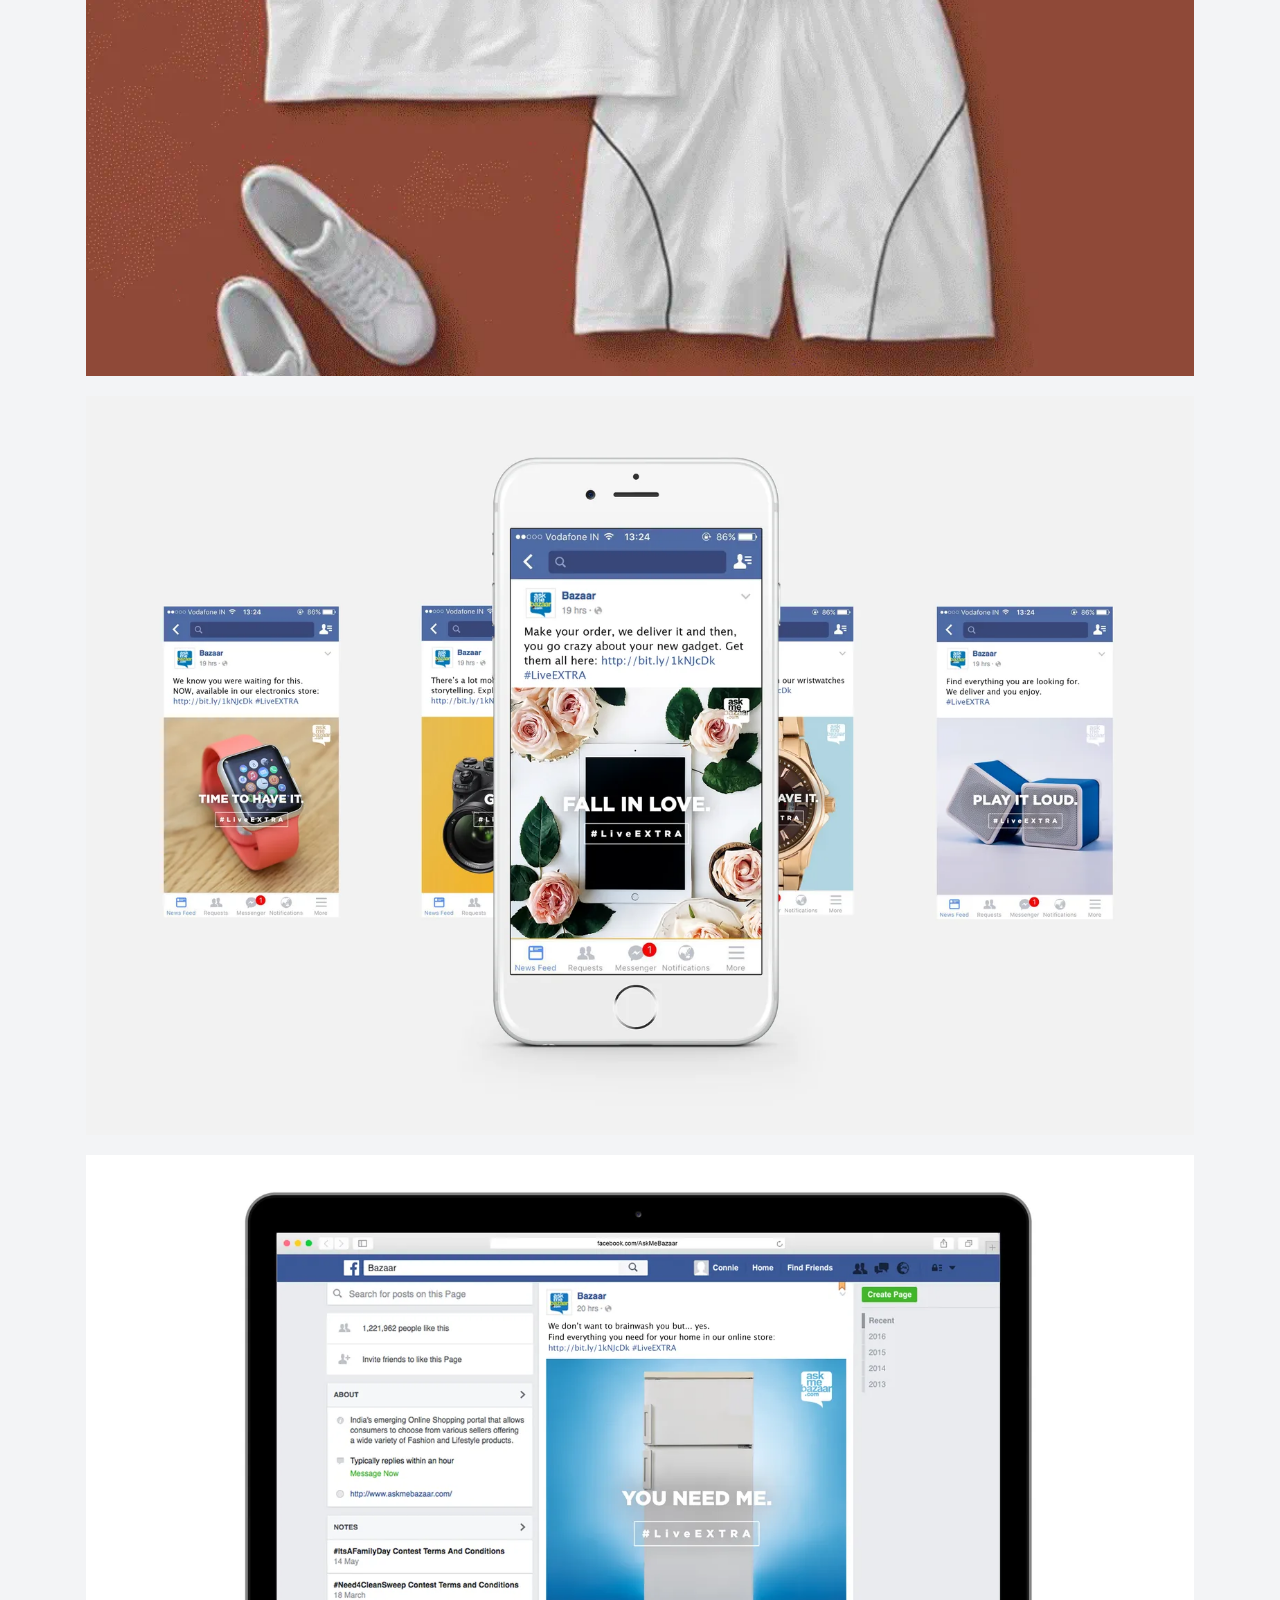
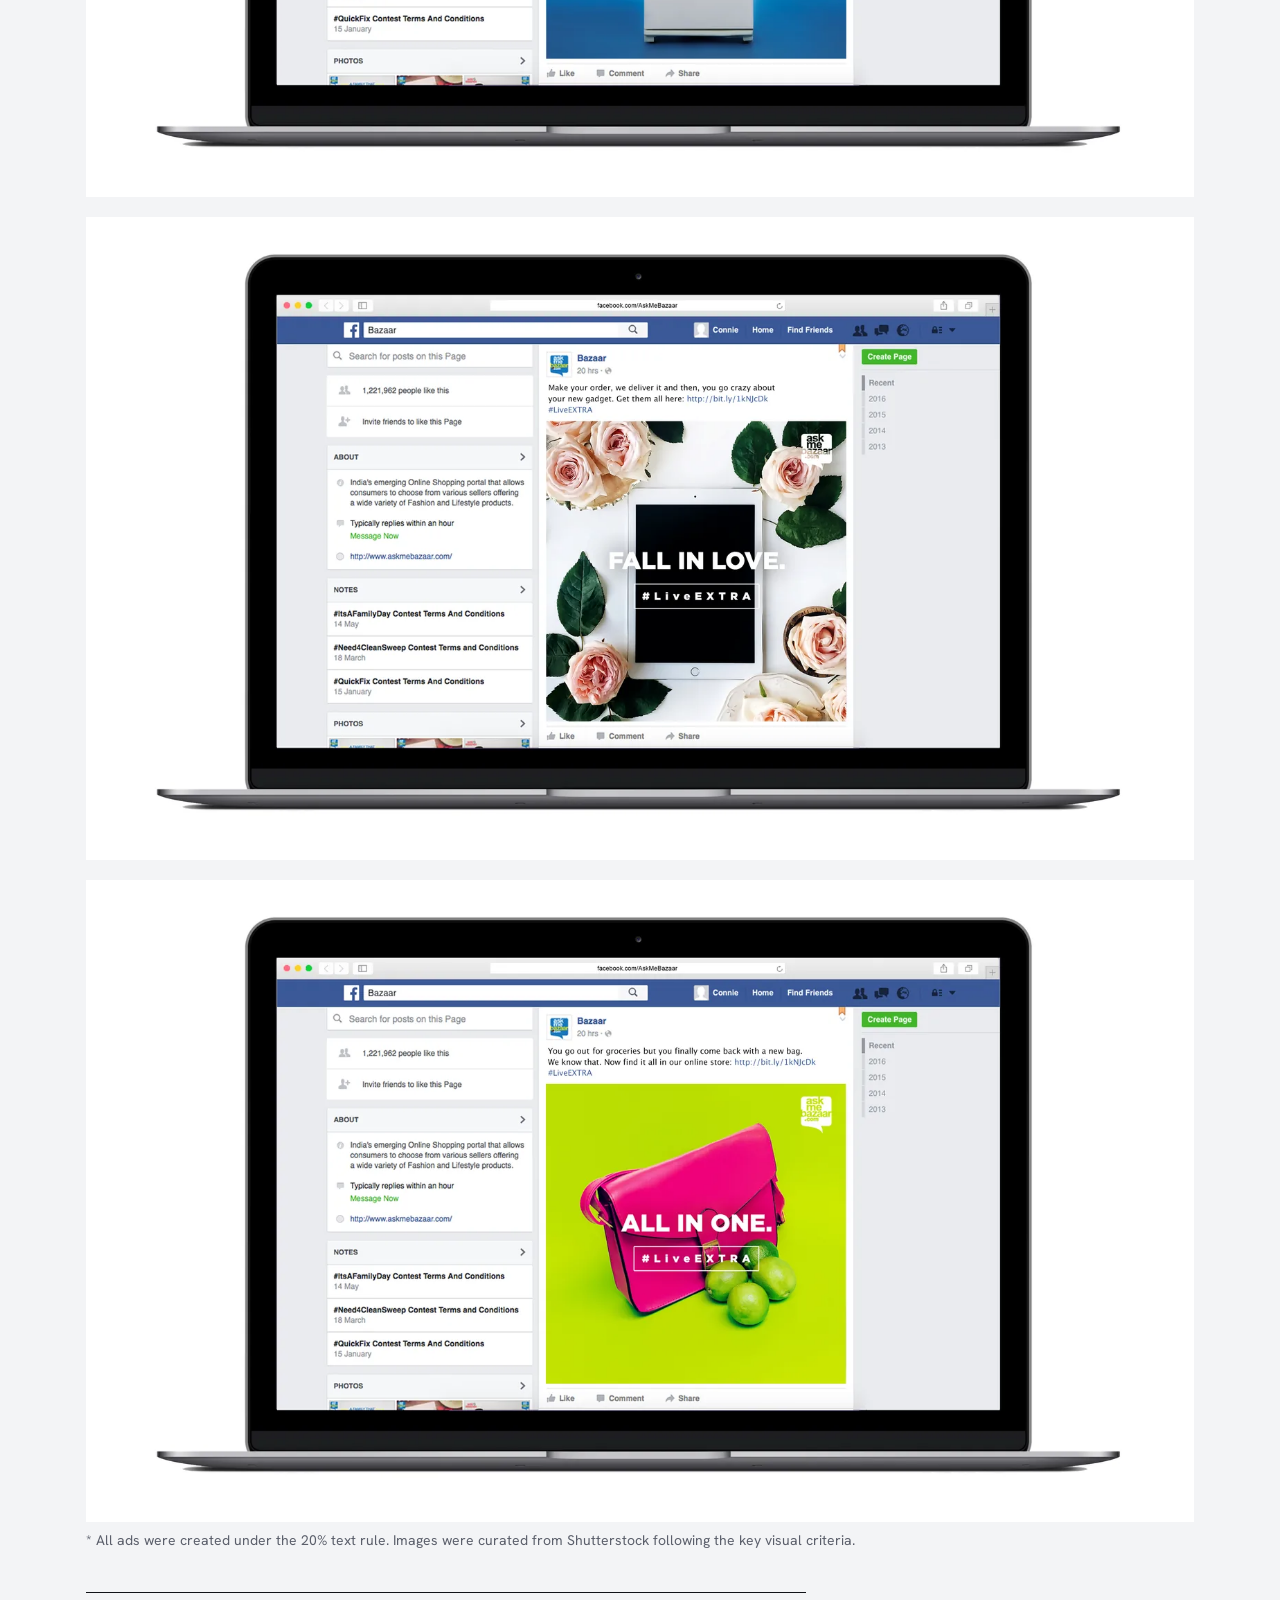
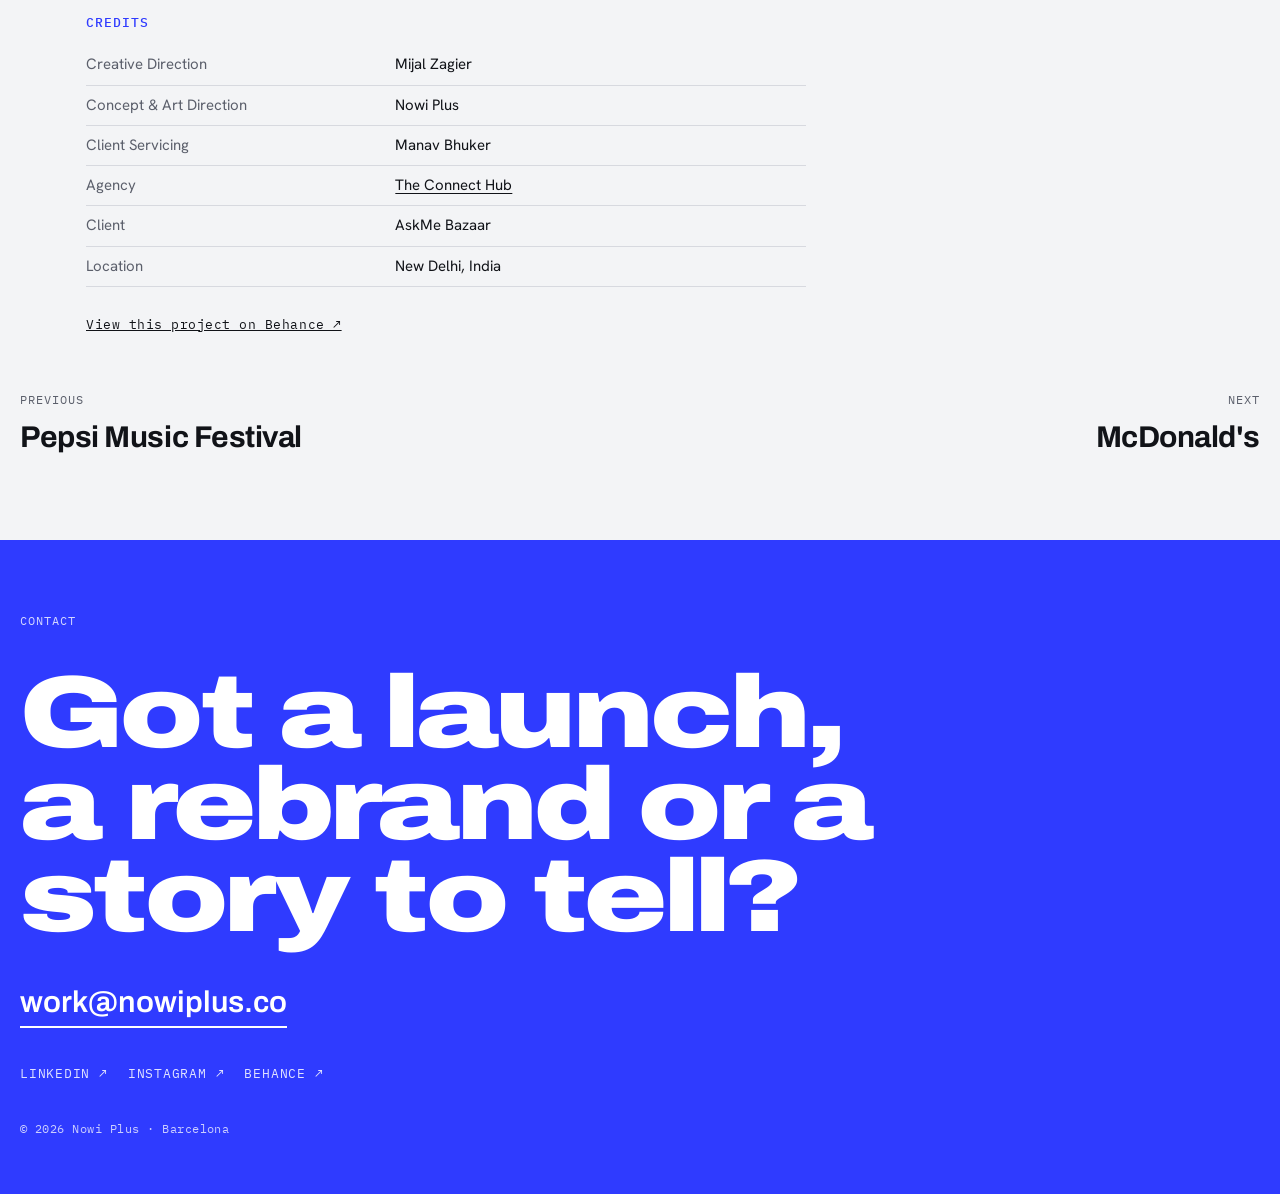
<file: work/askme-bazaar-facebook-ads-campaign.html>
<!doctype html>
<html lang="en">
<head>
<meta charset="utf-8">
<meta name="viewport" content="width=device-width, initial-scale=1, viewport-fit=cover">
<title>AskMe Bazaar · Facebook ads campaign | Nowi Plus</title>
<meta name="description" content="Mobiles, Apparel, Computers, Cameras, Electronics, Toys, Furnishings, Footwear, Watches and many more, all in one online store.">
<meta property="og:title" content="AskMe Bazaar · Facebook ads campaign | Nowi Plus">
<meta property="og:description" content="Mobiles, Apparel, Computers, Cameras, Electronics, Toys, Furnishings, Footwear, Watches and many more, all in one online store.">
<meta property="og:type" content="article">
<meta property="og:image" content="https://nowiplus.co/images/work/askme-bazaar-facebook-ads-campaign/01.webp">
<link rel="canonical" href="https://nowiplus.co/work/askme-bazaar-facebook-ads-campaign.html">
<link rel="preconnect" href="https://fonts.googleapis.com">
<link rel="preconnect" href="https://fonts.gstatic.com" crossorigin>
<link rel="stylesheet" href="https://fonts.googleapis.com/css2?family=Archivo:wdth,wght@62..125,400..900&family=Climate+Crisis&family=Hanken+Grotesk:wght@400;500;600&family=IBM+Plex+Mono:wght@400;500&display=swap">
<link rel="stylesheet" href="project.css">
</head>
<body>

<header class="top">
  <div class="wrap">
    <a class="mark" href="../index.html">Nowi<span>+</span></a>
    <nav aria-label="Main">
      <a href="../index.html#work">Work</a>
      <a href="../index.html#about" class="hide-s">About</a>
      <a href="../index.html#contact">Contact</a>
    </nav>
  </div>
</header>

<main>
  <article class="project">
    <div class="wrap">
      <a class="back" href="../index.html#work">&larr; All work</a>
      <div class="head">
        <span class="label">E-commerce</span>
        <h1>AskMe Bazaar</h1>
        <p class="what">Facebook ads campaign</p>
        <div class="lede"><p>Mobiles, Apparel, Computers, Cameras, Electronics, Toys, Furnishings, Footwear, Watches and many more, all in one online store.</p><p>How to put all categories into one bold campaign? Well, that was the main challenge for this assignment.</p></div>
        <ul class="facts"><li><span>Creative fields</span><span>Art Direction, Fashion, Advertising</span></li></ul>
      </div>
    </div>
    <div class="wrap col">
      <figure><img src="../images/work/askme-bazaar-facebook-ads-campaign/01.webp" width="1600" height="1067" alt="AskMe Bazaar · Facebook ads campaign, image 1" fetchpriority="high"></figure>
    </div>
    <div class="wrap col">
      <div class="prose">
<h2>AskMe Bazaar – Live Extra Ad Campaign</h2>
<p>This project was designed to position the brand as a leading online marketplace by driving consumer awareness, engagement, and conversions through a high-impact online campaign. The objective was to establish AskMe Bazaar as the go-to platform for seamless online shopping, targeting value-conscious consumers in India's growing e-commerce sector.</p>
<p>Through a combination of compelling storytelling, influencer collaborations, and strategic media placements, the campaign achieved a 35% increase in website traffic, a 20% growth in daily transactions, and a significant uplift in brand recall within key demographics. By aligning with industry trends and consumer behaviors, the campaign reinforced AskMe Bazaar’s credibility in a competitive market, translating visibility into tangible business growth. Sadly, the platform shut operations in 2016.</p>
      </div>
    </div>
    <div class="wrap col gallery">
<figure><img src="../images/work/askme-bazaar-facebook-ads-campaign/02.webp" width="1600" height="1067" alt="AskMe Bazaar · Facebook ads campaign, image 2" loading="lazy" decoding="async"></figure>
<figure><img src="../images/work/askme-bazaar-facebook-ads-campaign/03.webp" width="1024" height="1024" alt="AskMe Bazaar · Facebook ads campaign, image 3" loading="lazy" decoding="async"></figure>
<figure><img src="../images/work/askme-bazaar-facebook-ads-campaign/04.webp" width="1600" height="1067" alt="AskMe Bazaar · Facebook ads campaign, image 4" loading="lazy" decoding="async"></figure>
<figure><img src="../images/work/askme-bazaar-facebook-ads-campaign/05.webp" width="1600" height="928" alt="AskMe Bazaar · Facebook ads campaign, image 5" loading="lazy" decoding="async"></figure>
<figure><img src="../images/work/askme-bazaar-facebook-ads-campaign/06.webp" width="1600" height="928" alt="AskMe Bazaar · Facebook ads campaign, image 6" loading="lazy" decoding="async"></figure>
<figure><img src="../images/work/askme-bazaar-facebook-ads-campaign/07.webp" width="1600" height="928" alt="AskMe Bazaar · Facebook ads campaign, image 7" loading="lazy" decoding="async"><figcaption>* All ads were created under the 20% text rule. Images were curated from Shutterstock following the key visual criteria.</figcaption></figure>
    </div>
    <div class="wrap col">
      <section class="credits"><h2>Credits</h2><dl><div class="row"><dt>Creative Direction</dt><dd>Mijal Zagier</dd></div><div class="row"><dt>Concept &amp; Art Direction</dt><dd>Nowi Plus</dd></div><div class="row"><dt>Client Servicing</dt><dd>Manav Bhuker</dd></div><div class="row"><dt>Agency</dt><dd><a href="http://www.theconnecthub.com" target="_blank" rel="noopener">The Connect Hub</a></dd></div><div class="row"><dt>Client</dt><dd>AskMe Bazaar</dd></div><div class="row"><dt>Location</dt><dd>New Delhi, India</dd></div></dl></section>
      <p class="source"><a href="https://www.behance.net/gallery/40823755/AskMe-Bazaar-Facebook-Ads-Campaign" target="_blank" rel="noopener">View this project on Behance &#8599;</a></p>
    </div>
    <nav class="wrap pager" aria-label="More projects"><a class="prev" href="pepsi-music-festival-integrated-campaign.html"><span class="label">Previous</span><b>Pepsi Music Festival</b></a><a class="next" href="mcdonalds-ar-happy-meal-campaign.html"><span class="label">Next</span><b>McDonald's</b></a></nav>
  </article>
</main>

<footer class="contact" id="contact">
  <div class="wrap">
    <span class="label" style="color:inherit;opacity:.8">Contact</span>
    <h2>Got a launch, a rebrand or a story to tell?</h2>
    <div class="row">
      <a class="email" href="mailto:work@nowiplus.co">work@nowiplus.co</a>
    </div>
    <div class="social">
      <a href="https://www.linkedin.com/in/nowiplus/" target="_blank" rel="noopener">LinkedIn &#8599;</a>
      <a href="https://instagram.com/nowiplus" target="_blank" rel="noopener">Instagram &#8599;</a>
      <a href="https://www.behance.net/nowiplus" target="_blank" rel="noopener">Behance &#8599;</a>
    </div>
    <small>&copy; <span id="yr">2026</span> Nowi Plus &middot; Barcelona</small>
  </div>
</footer>
<script>document.getElementById("yr").textContent = new Date().getFullYear();</script>
</body>
</html>
</file>
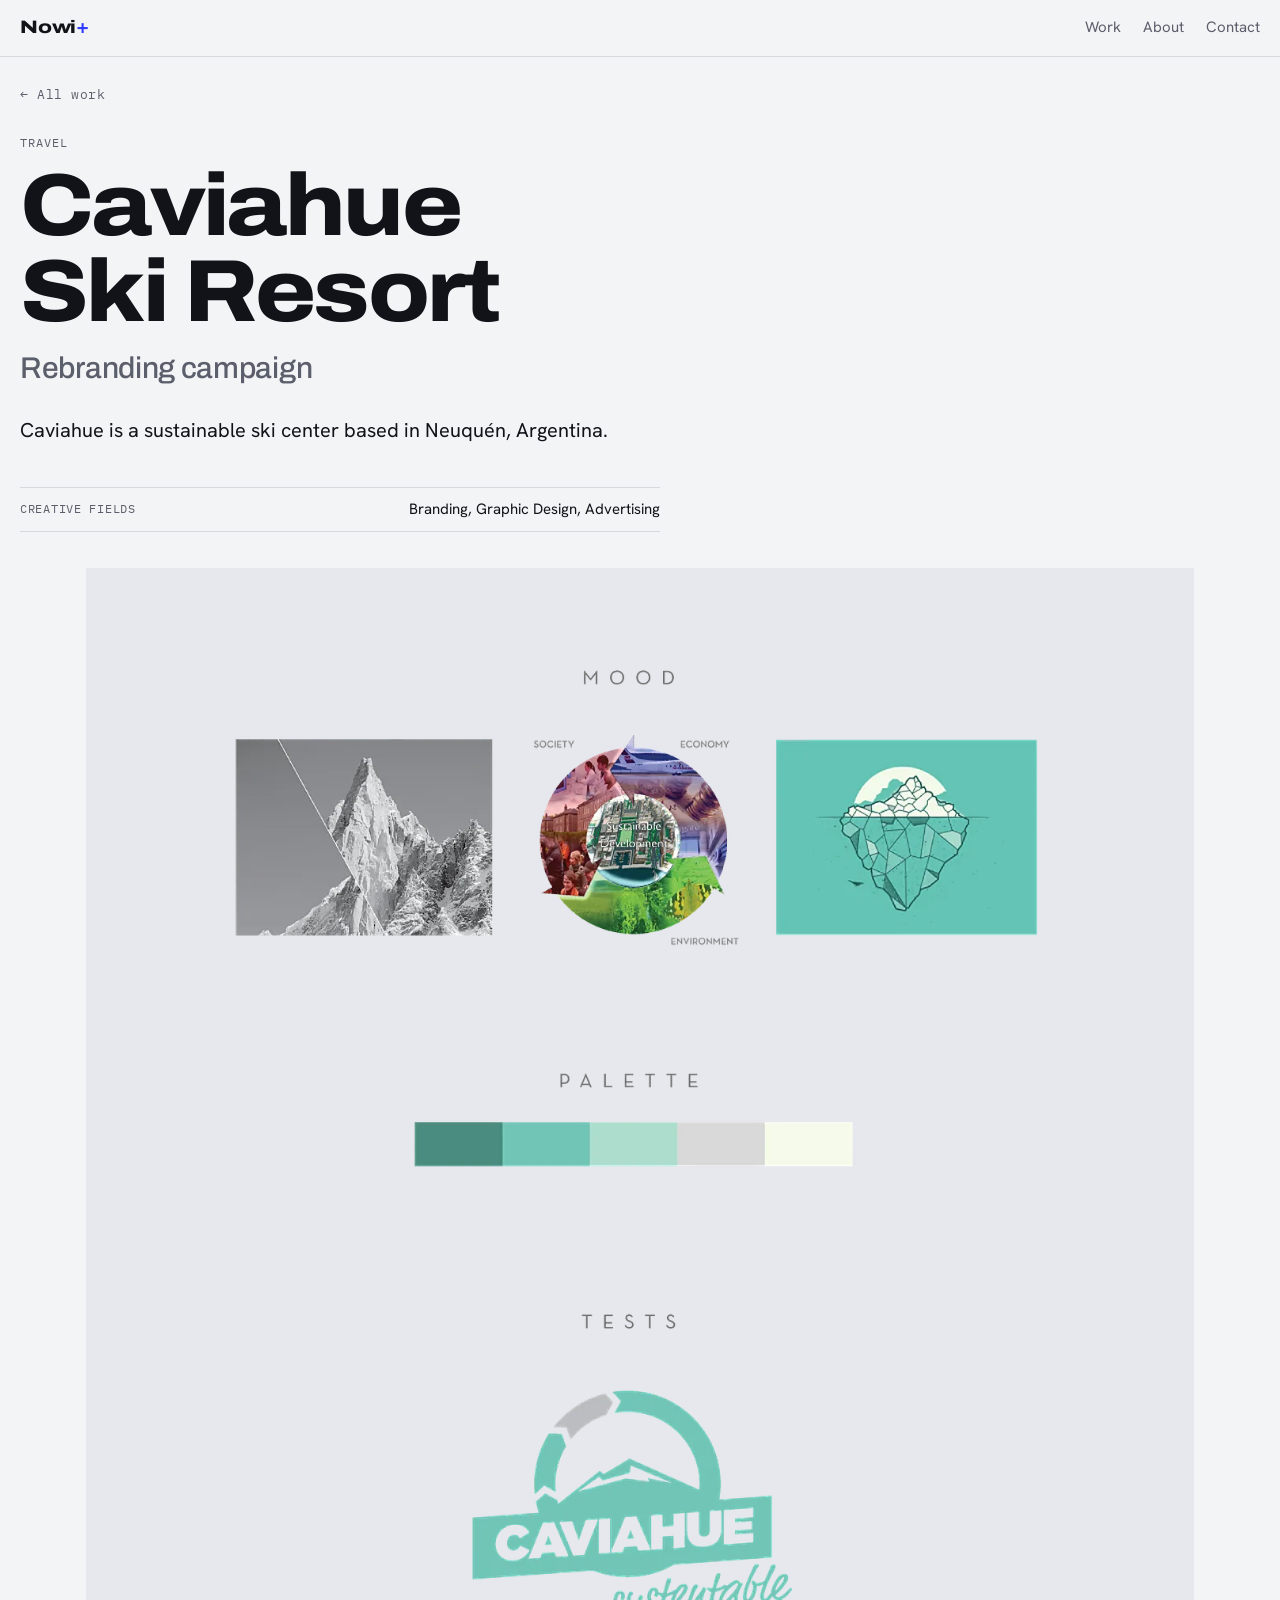
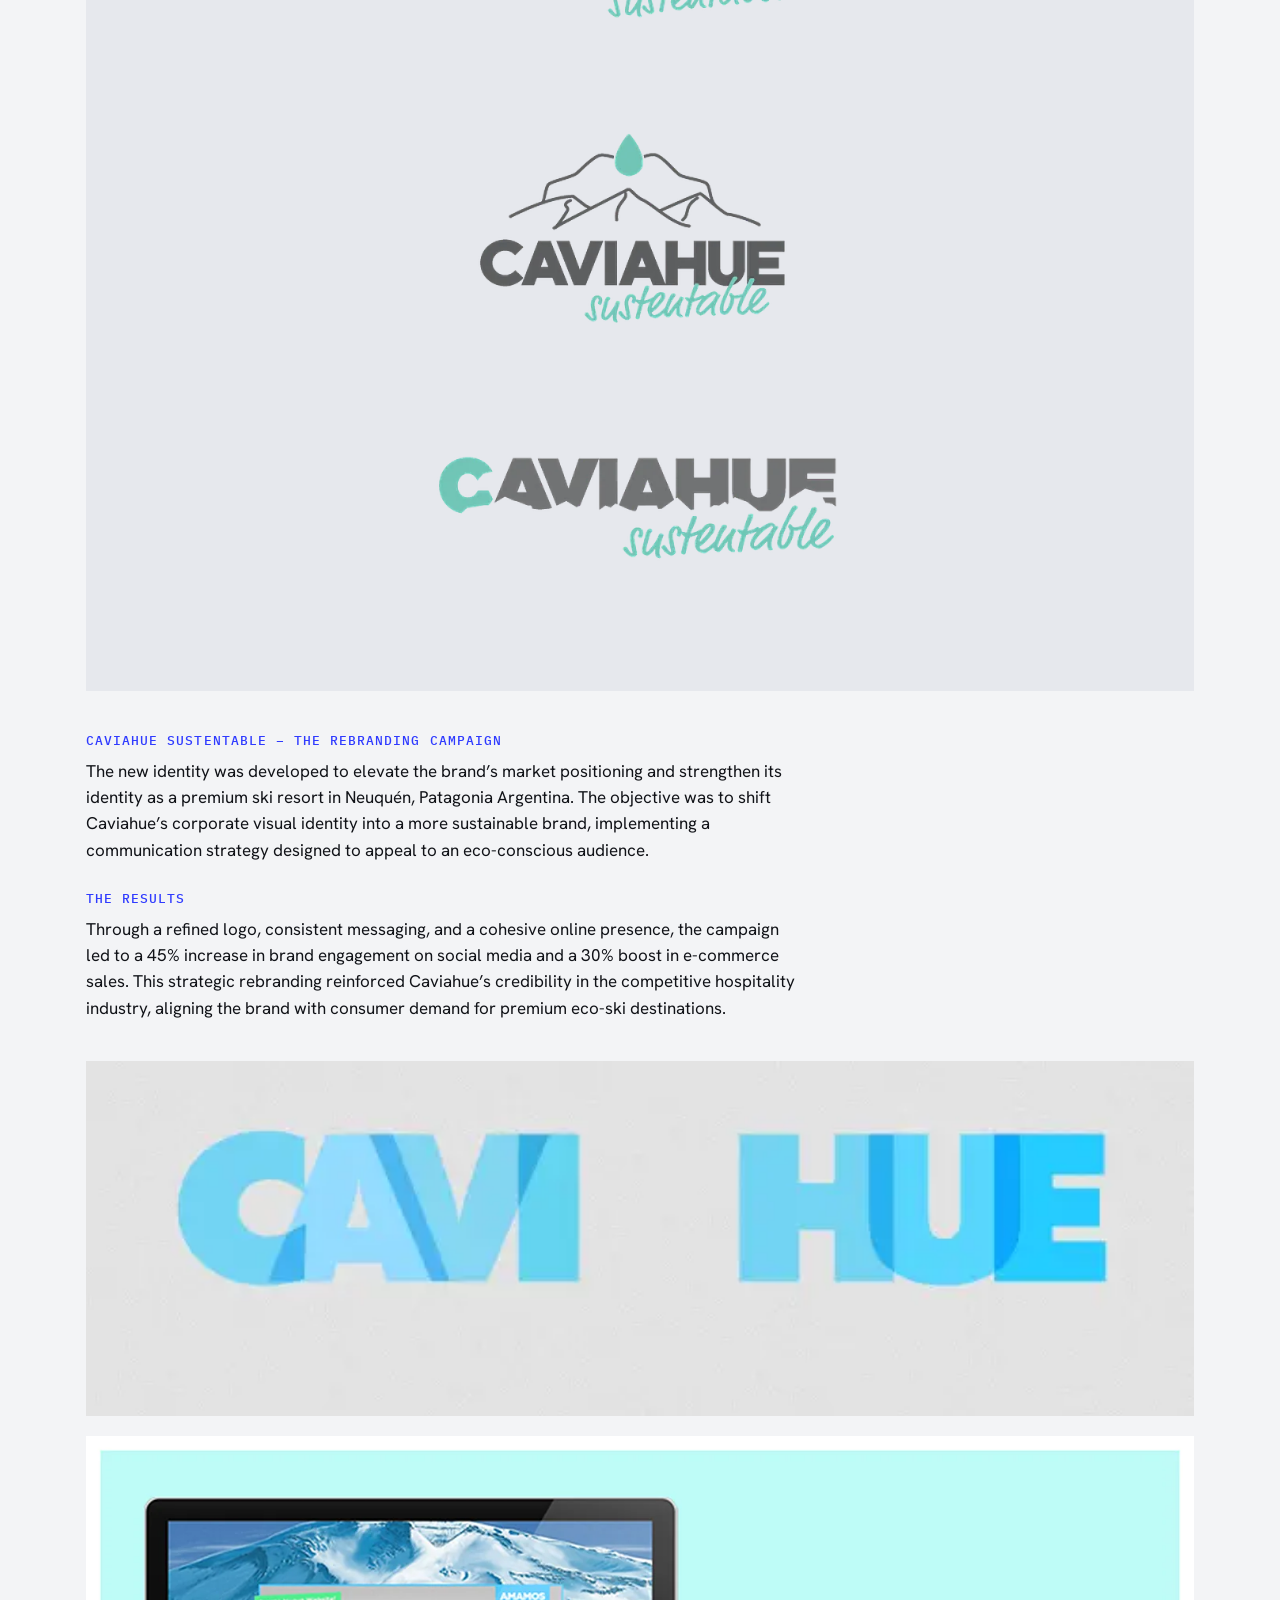
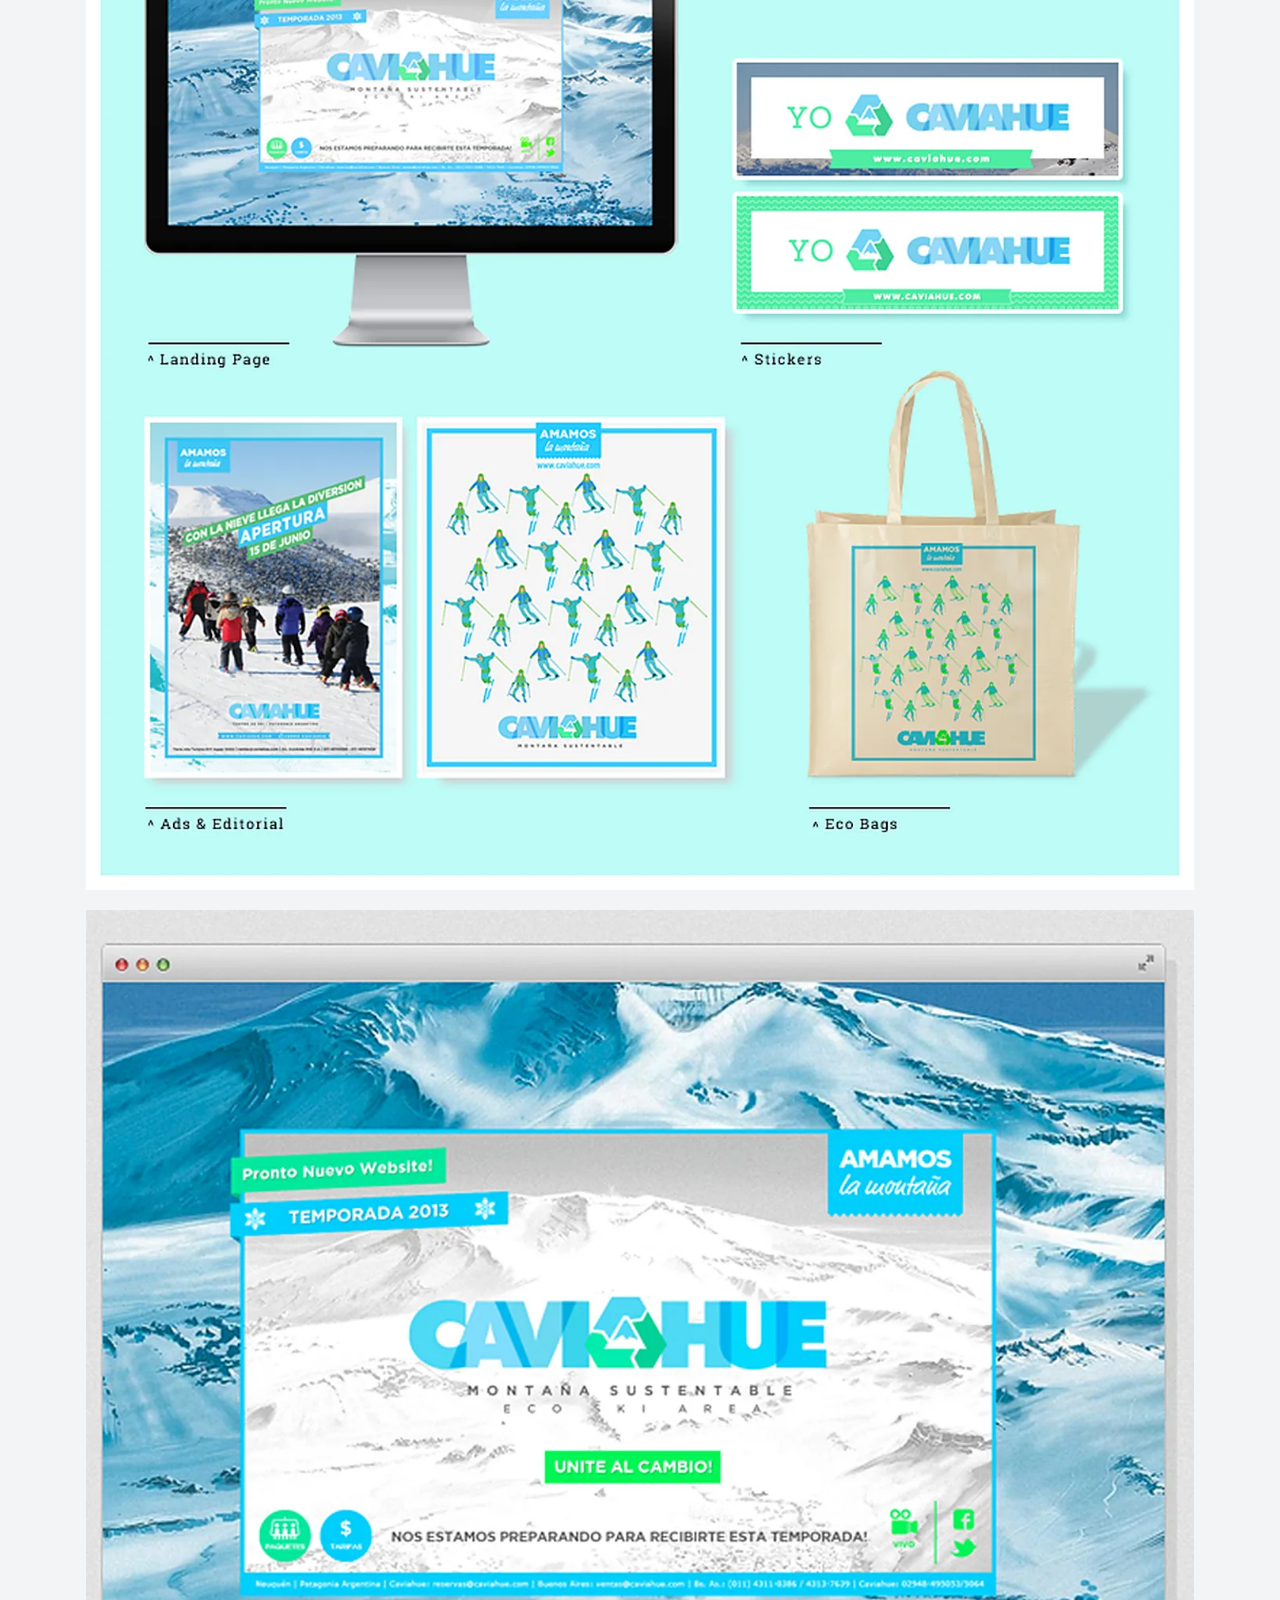
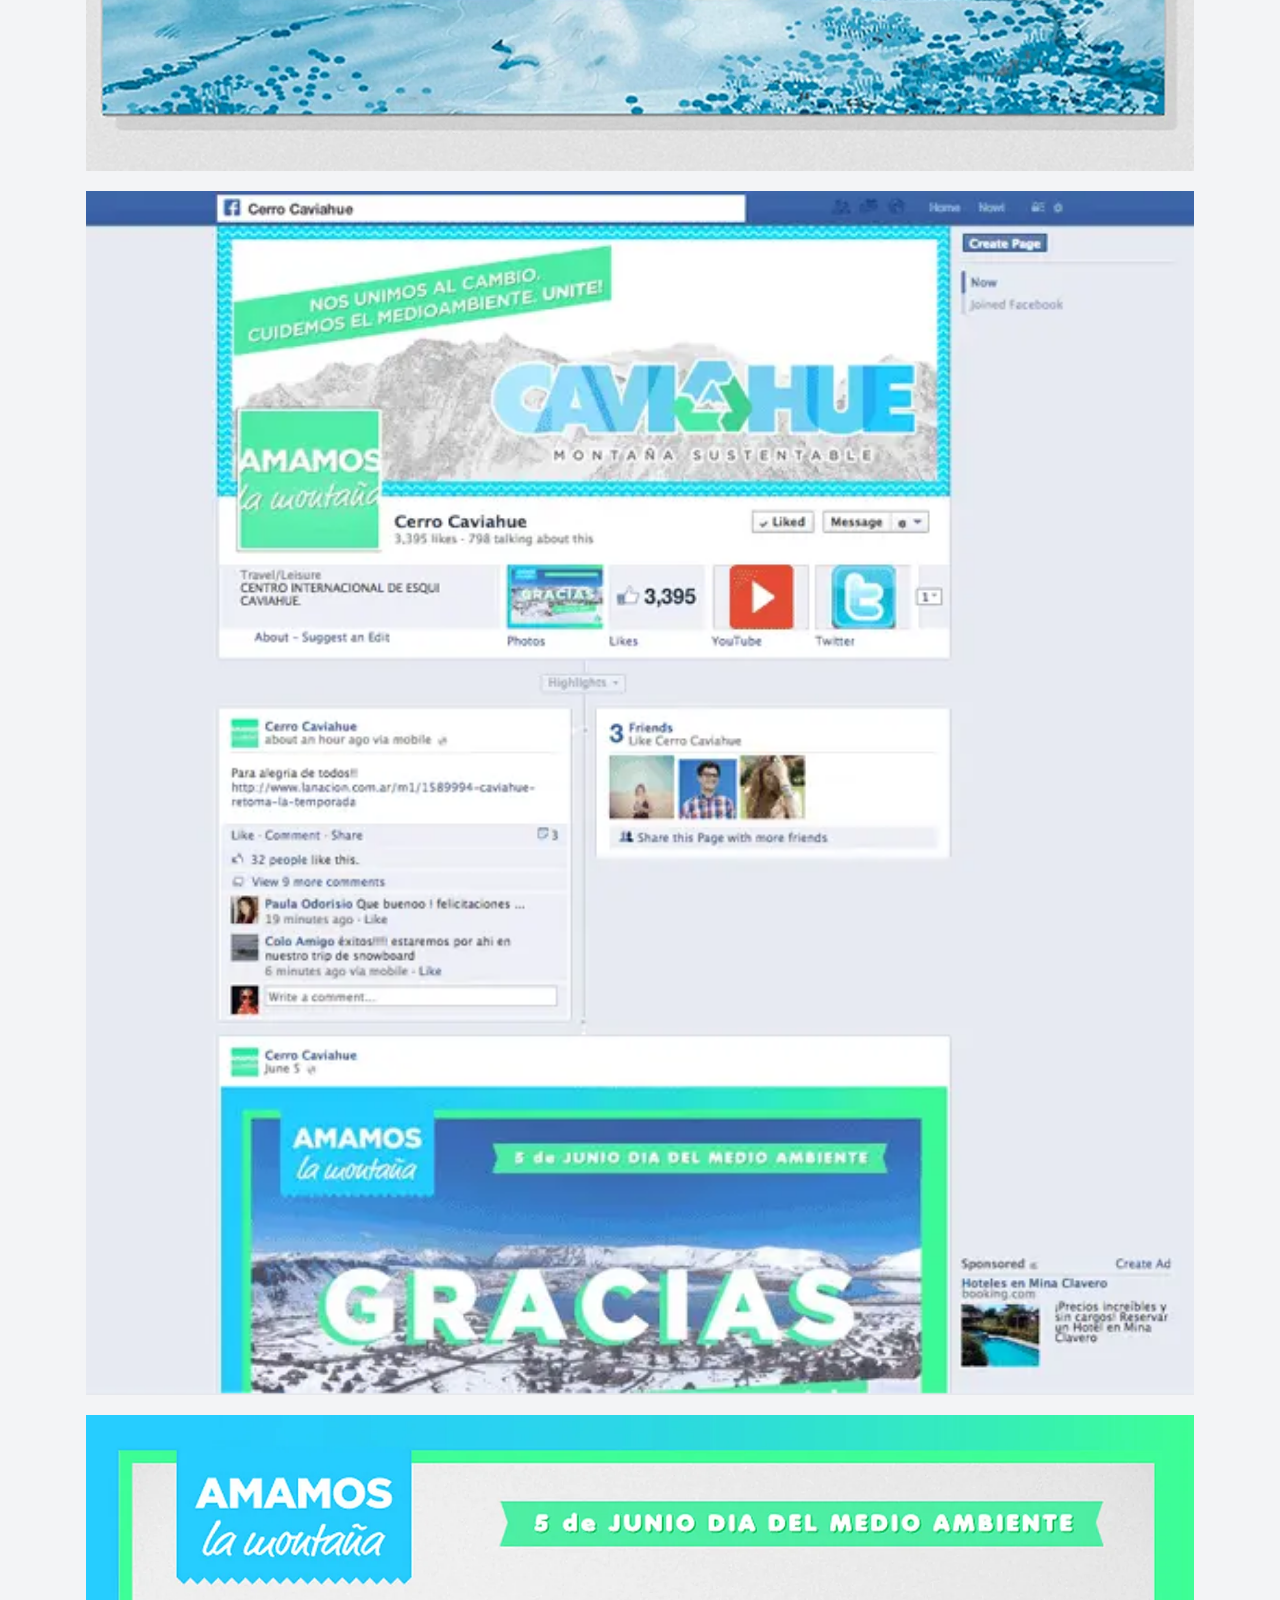
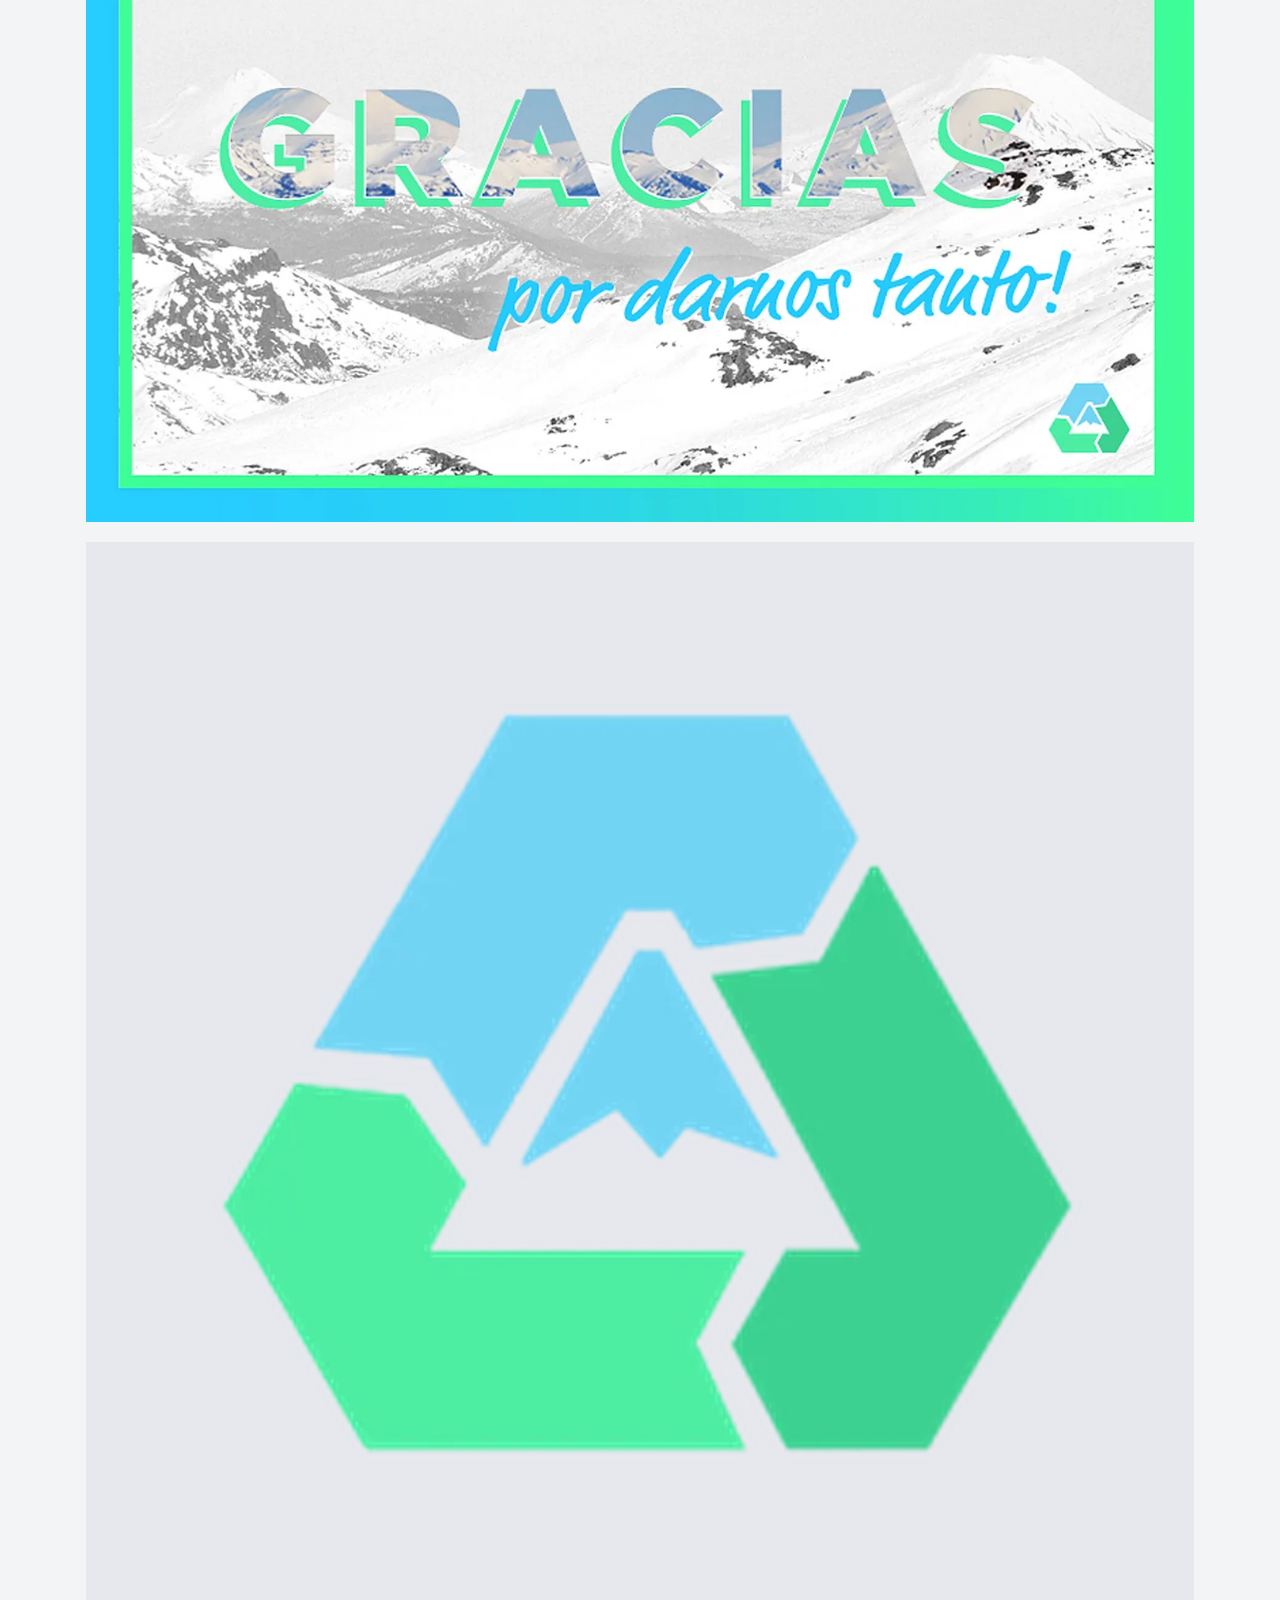
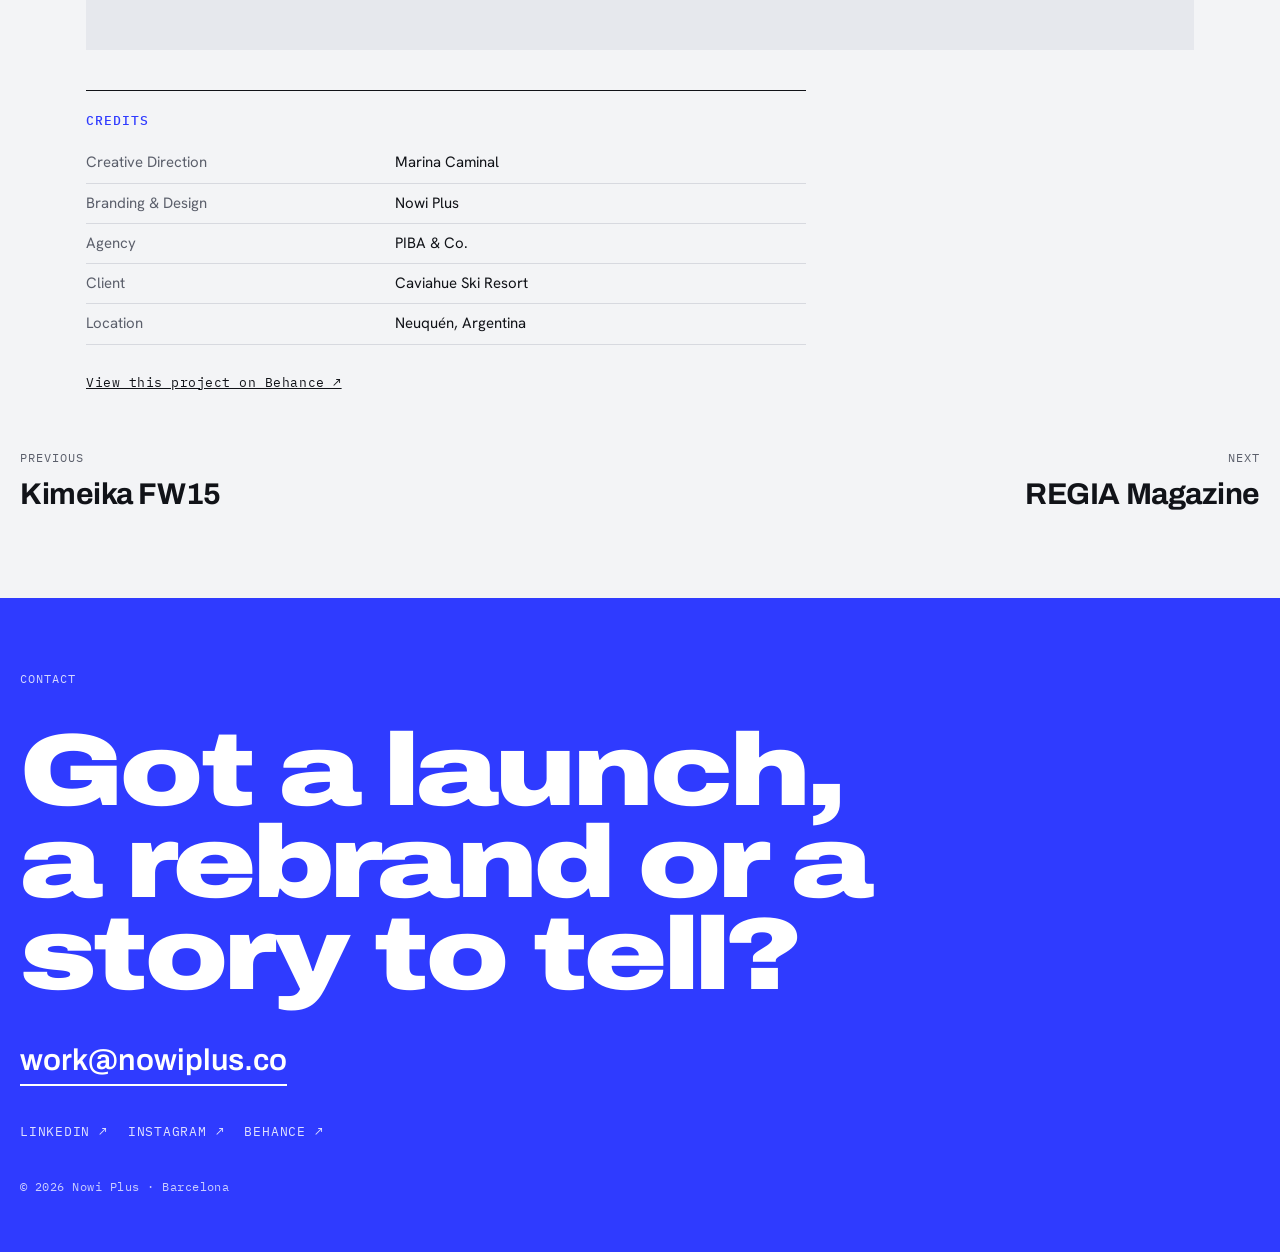
<file: work/caviahue-ski-resort-rebranding-campaign.html>
<!doctype html>
<html lang="en">
<head>
<meta charset="utf-8">
<meta name="viewport" content="width=device-width, initial-scale=1, viewport-fit=cover">
<title>Caviahue Ski Resort · Rebranding campaign | Nowi Plus</title>
<meta name="description" content="Caviahue is a sustainable ski center based in Neuquén, Argentina.">
<meta property="og:title" content="Caviahue Ski Resort · Rebranding campaign | Nowi Plus">
<meta property="og:description" content="Caviahue is a sustainable ski center based in Neuquén, Argentina.">
<meta property="og:type" content="article">
<meta property="og:image" content="https://nowiplus.co/images/work/caviahue-ski-resort-rebranding-campaign/01.webp">
<link rel="canonical" href="https://nowiplus.co/work/caviahue-ski-resort-rebranding-campaign.html">
<link rel="preconnect" href="https://fonts.googleapis.com">
<link rel="preconnect" href="https://fonts.gstatic.com" crossorigin>
<link rel="stylesheet" href="https://fonts.googleapis.com/css2?family=Archivo:wdth,wght@62..125,400..900&family=Climate+Crisis&family=Hanken+Grotesk:wght@400;500;600&family=IBM+Plex+Mono:wght@400;500&display=swap">
<link rel="stylesheet" href="project.css">
</head>
<body>

<header class="top">
  <div class="wrap">
    <a class="mark" href="../index.html">Nowi<span>+</span></a>
    <nav aria-label="Main">
      <a href="../index.html#work">Work</a>
      <a href="../index.html#about" class="hide-s">About</a>
      <a href="../index.html#contact">Contact</a>
    </nav>
  </div>
</header>

<main>
  <article class="project">
    <div class="wrap">
      <a class="back" href="../index.html#work">&larr; All work</a>
      <div class="head">
        <span class="label">Travel</span>
        <h1>Caviahue Ski Resort</h1>
        <p class="what">Rebranding campaign</p>
        <div class="lede"><p>Caviahue is a sustainable ski center based in Neuquén, Argentina.</p></div>
        <ul class="facts"><li><span>Creative fields</span><span>Branding, Graphic Design, Advertising</span></li></ul>
      </div>
    </div>
    <div class="wrap col">
      <figure><img src="../images/work/caviahue-ski-resort-rebranding-campaign/01.webp" width="1400" height="2177" alt="Caviahue Ski Resort · Rebranding campaign, image 1" fetchpriority="high"></figure>
    </div>
    <div class="wrap col">
      <div class="prose">
<h2>Caviahue Sustentable – The Rebranding Campaign</h2>
<p>The new identity was developed to elevate the brand’s market positioning and strengthen its identity as a premium ski resort in Neuquén, Patagonia Argentina. The objective was to shift Caviahue’s corporate visual identity into a more sustainable brand, implementing a communication strategy designed to appeal to an eco-conscious audience.</p>
<h2>The results</h2>
<p>Through a refined logo, consistent messaging, and a cohesive online presence, the campaign led to a 45% increase in brand engagement on social media and a 30% boost in e-commerce sales. This strategic rebranding reinforced Caviahue’s credibility in the competitive hospitality industry, aligning the brand with consumer demand for premium eco-ski destinations.</p>
      </div>
    </div>
    <div class="wrap col gallery">
<figure><img src="../images/work/caviahue-ski-resort-rebranding-campaign/02.webp" width="599" height="192" alt="Caviahue Ski Resort · Rebranding campaign, image 2" loading="lazy" decoding="async"></figure>
<figure><img src="../images/work/caviahue-ski-resort-rebranding-campaign/03.webp" width="1400" height="1332" alt="Caviahue Ski Resort · Rebranding campaign, image 3" loading="lazy" decoding="async"></figure>
<figure><img src="../images/work/caviahue-ski-resort-rebranding-campaign/04.webp" width="1400" height="1087" alt="Caviahue Ski Resort · Rebranding campaign, image 4" loading="lazy" decoding="async"></figure>
<figure><img src="../images/work/caviahue-ski-resort-rebranding-campaign/05.webp" width="599" height="651" alt="Caviahue Ski Resort · Rebranding campaign, image 5" loading="lazy" decoding="async"></figure>
<figure><img src="../images/work/caviahue-ski-resort-rebranding-campaign/06.webp" width="1400" height="894" alt="Caviahue Ski Resort · Rebranding campaign, image 6" loading="lazy" decoding="async"></figure>
<figure><img src="../images/work/caviahue-ski-resort-rebranding-campaign/07.webp" width="675" height="675" alt="Caviahue Ski Resort · Rebranding campaign, image 7" loading="lazy" decoding="async"></figure>
    </div>
    <div class="wrap col">
      <section class="credits"><h2>Credits</h2><dl><div class="row"><dt>Creative Direction</dt><dd>Marina Caminal</dd></div><div class="row"><dt>Branding &amp; Design</dt><dd>Nowi Plus</dd></div><div class="row"><dt>Agency</dt><dd>PIBA &amp; Co.</dd></div><div class="row"><dt>Client</dt><dd>Caviahue Ski Resort</dd></div><div class="row"><dt>Location</dt><dd>Neuquén, Argentina</dd></div></dl></section>
      <p class="source"><a href="https://www.behance.net/gallery/15940473/Caviahue-Ski-Resort-Rebranding-Campaign" target="_blank" rel="noopener">View this project on Behance &#8599;</a></p>
    </div>
    <nav class="wrap pager" aria-label="More projects"><a class="prev" href="kimeika-fw15-fashion-campaign.html"><span class="label">Previous</span><b>Kimeika FW15</b></a><a class="next" href="regia-mag-issue-33.html"><span class="label">Next</span><b>REGIA Magazine</b></a></nav>
  </article>
</main>

<footer class="contact" id="contact">
  <div class="wrap">
    <span class="label" style="color:inherit;opacity:.8">Contact</span>
    <h2>Got a launch, a rebrand or a story to tell?</h2>
    <div class="row">
      <a class="email" href="mailto:work@nowiplus.co">work@nowiplus.co</a>
    </div>
    <div class="social">
      <a href="https://www.linkedin.com/in/nowiplus/" target="_blank" rel="noopener">LinkedIn &#8599;</a>
      <a href="https://instagram.com/nowiplus" target="_blank" rel="noopener">Instagram &#8599;</a>
      <a href="https://www.behance.net/nowiplus" target="_blank" rel="noopener">Behance &#8599;</a>
    </div>
    <small>&copy; <span id="yr">2026</span> Nowi Plus &middot; Barcelona</small>
  </div>
</footer>
<script>document.getElementById("yr").textContent = new Date().getFullYear();</script>
</body>
</html>
</file>
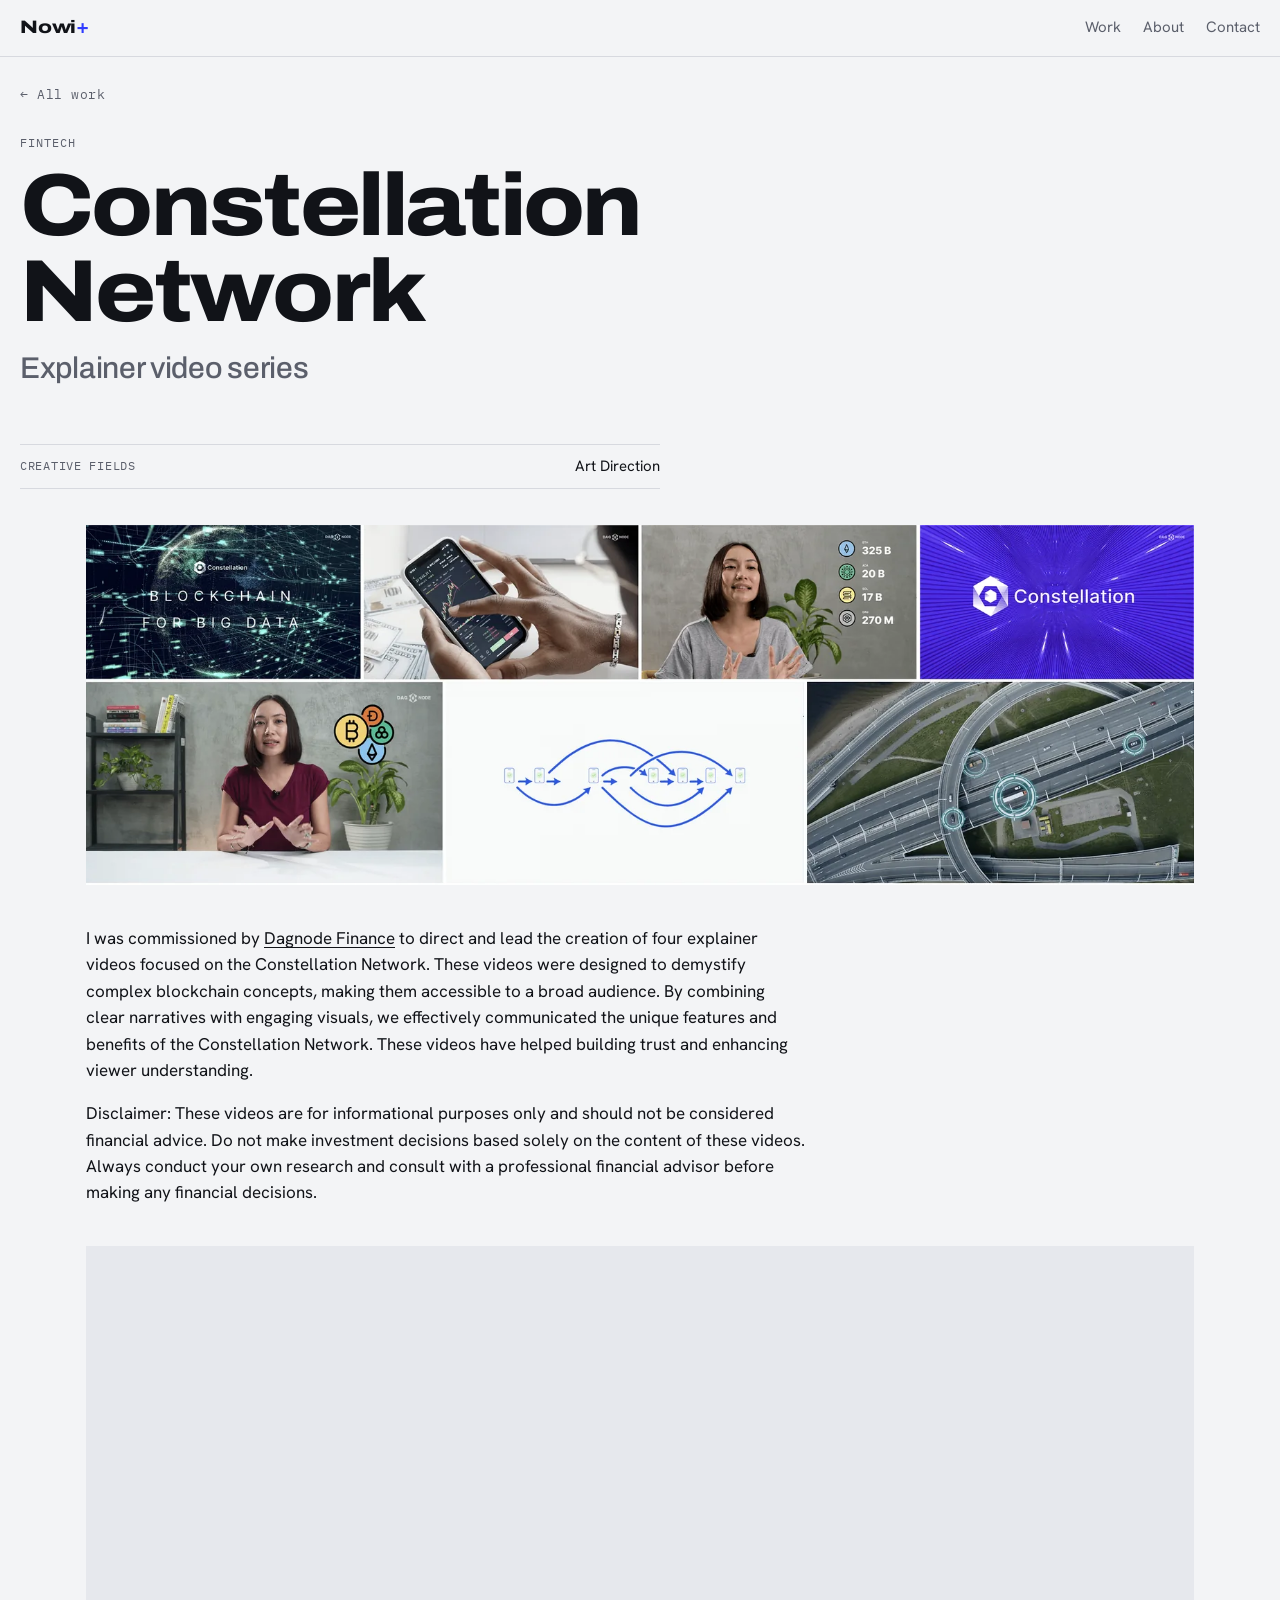
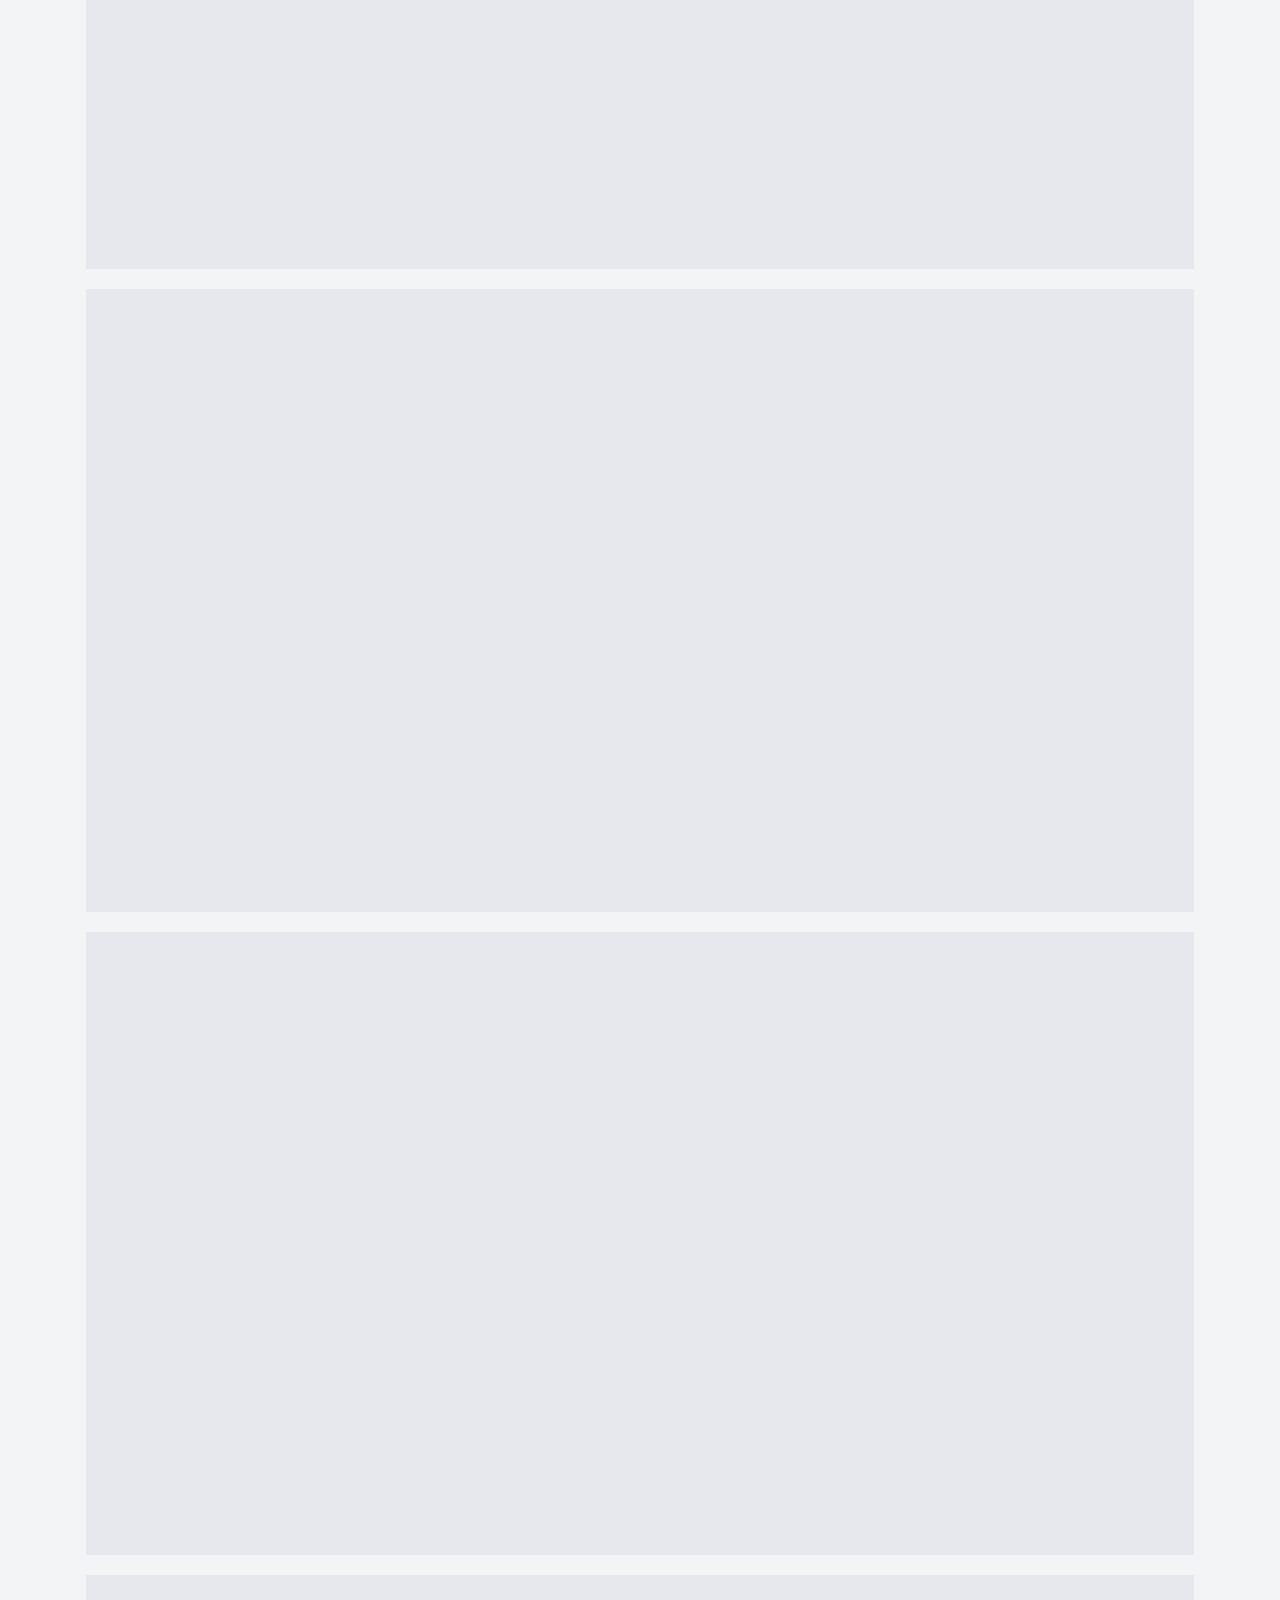
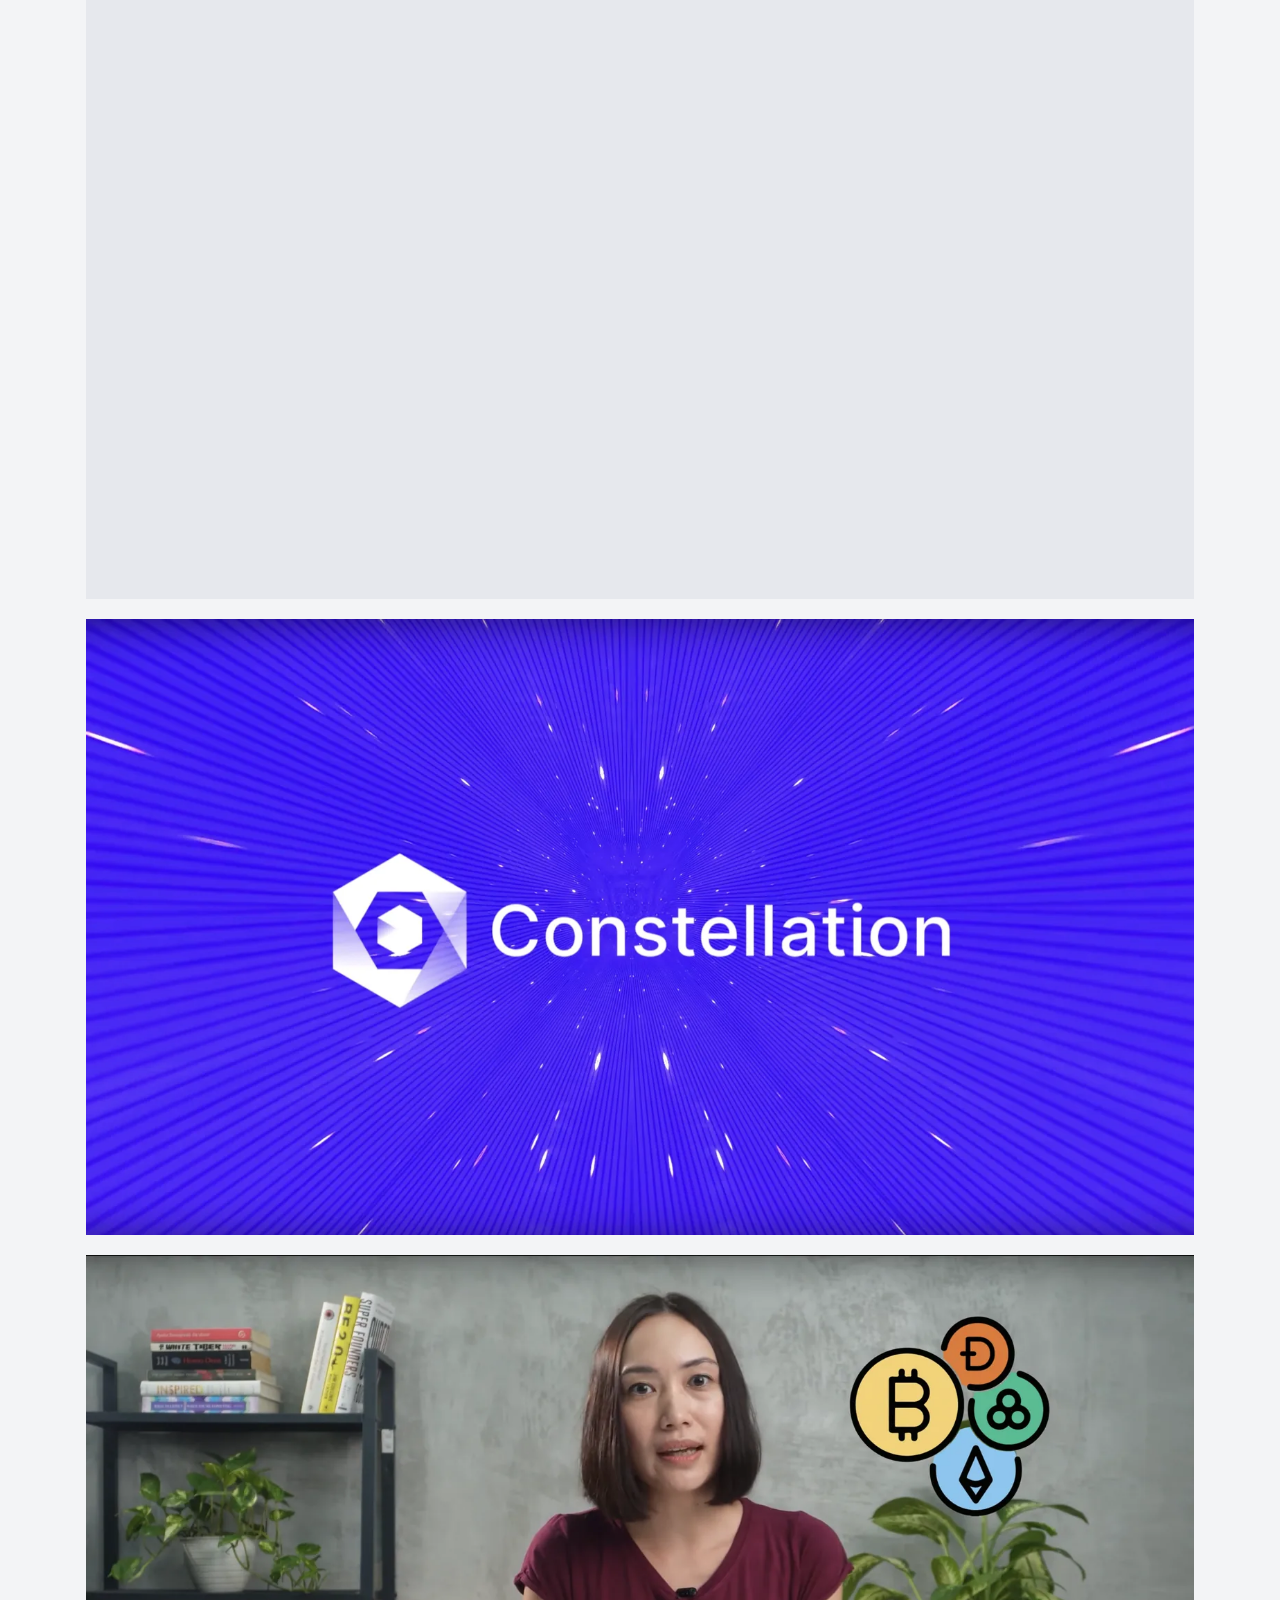
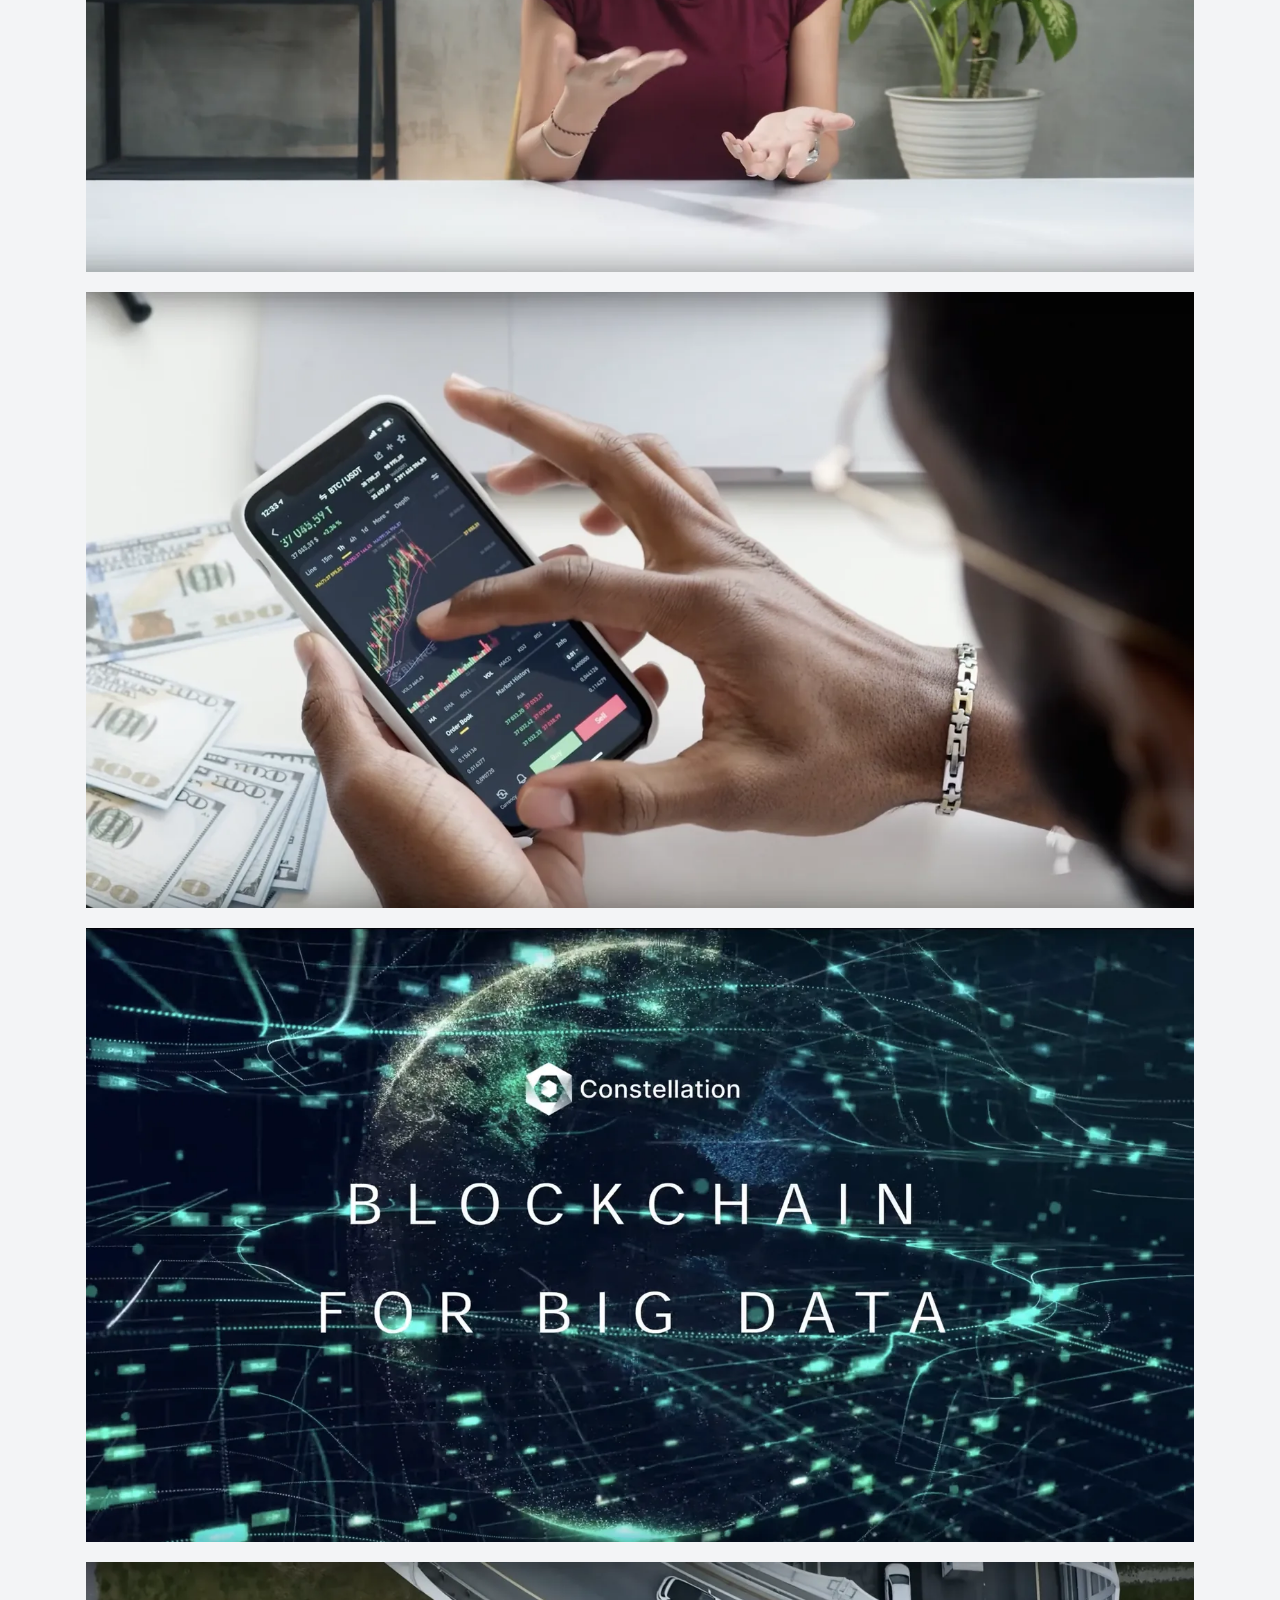
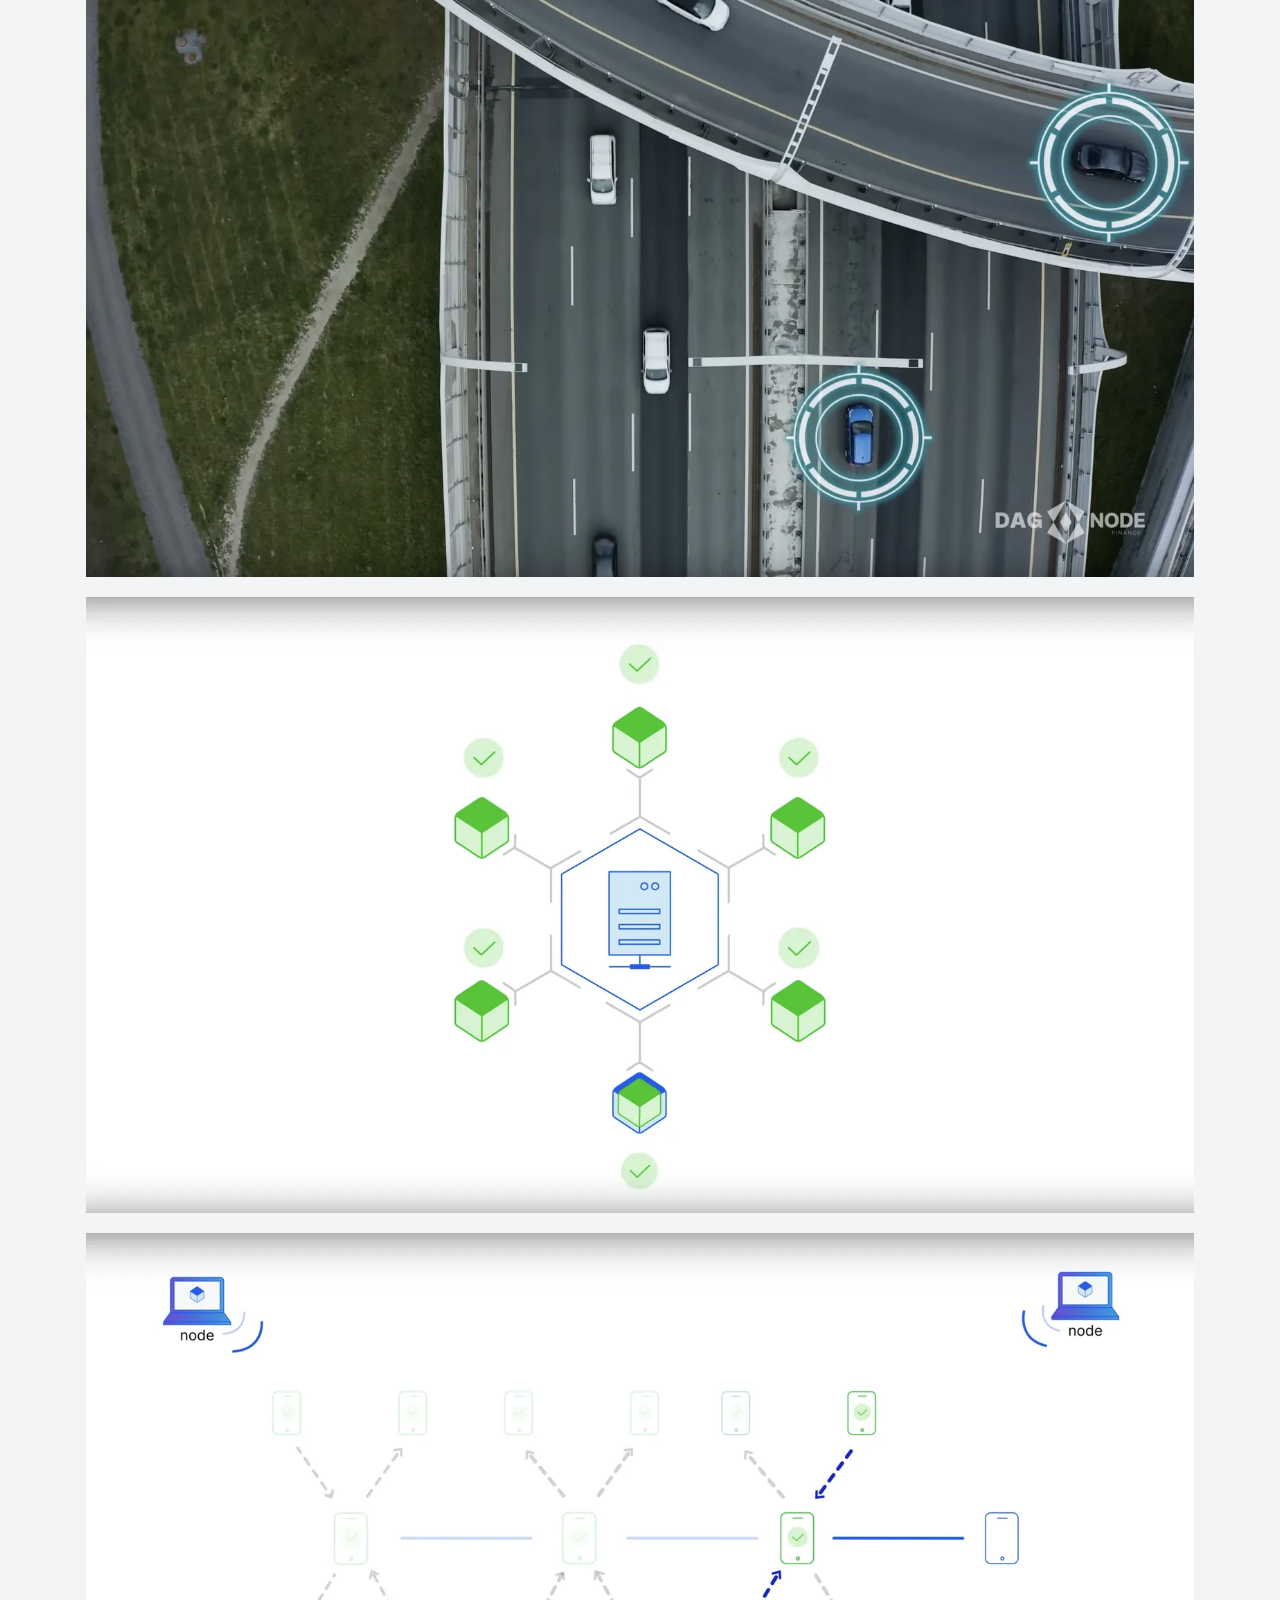
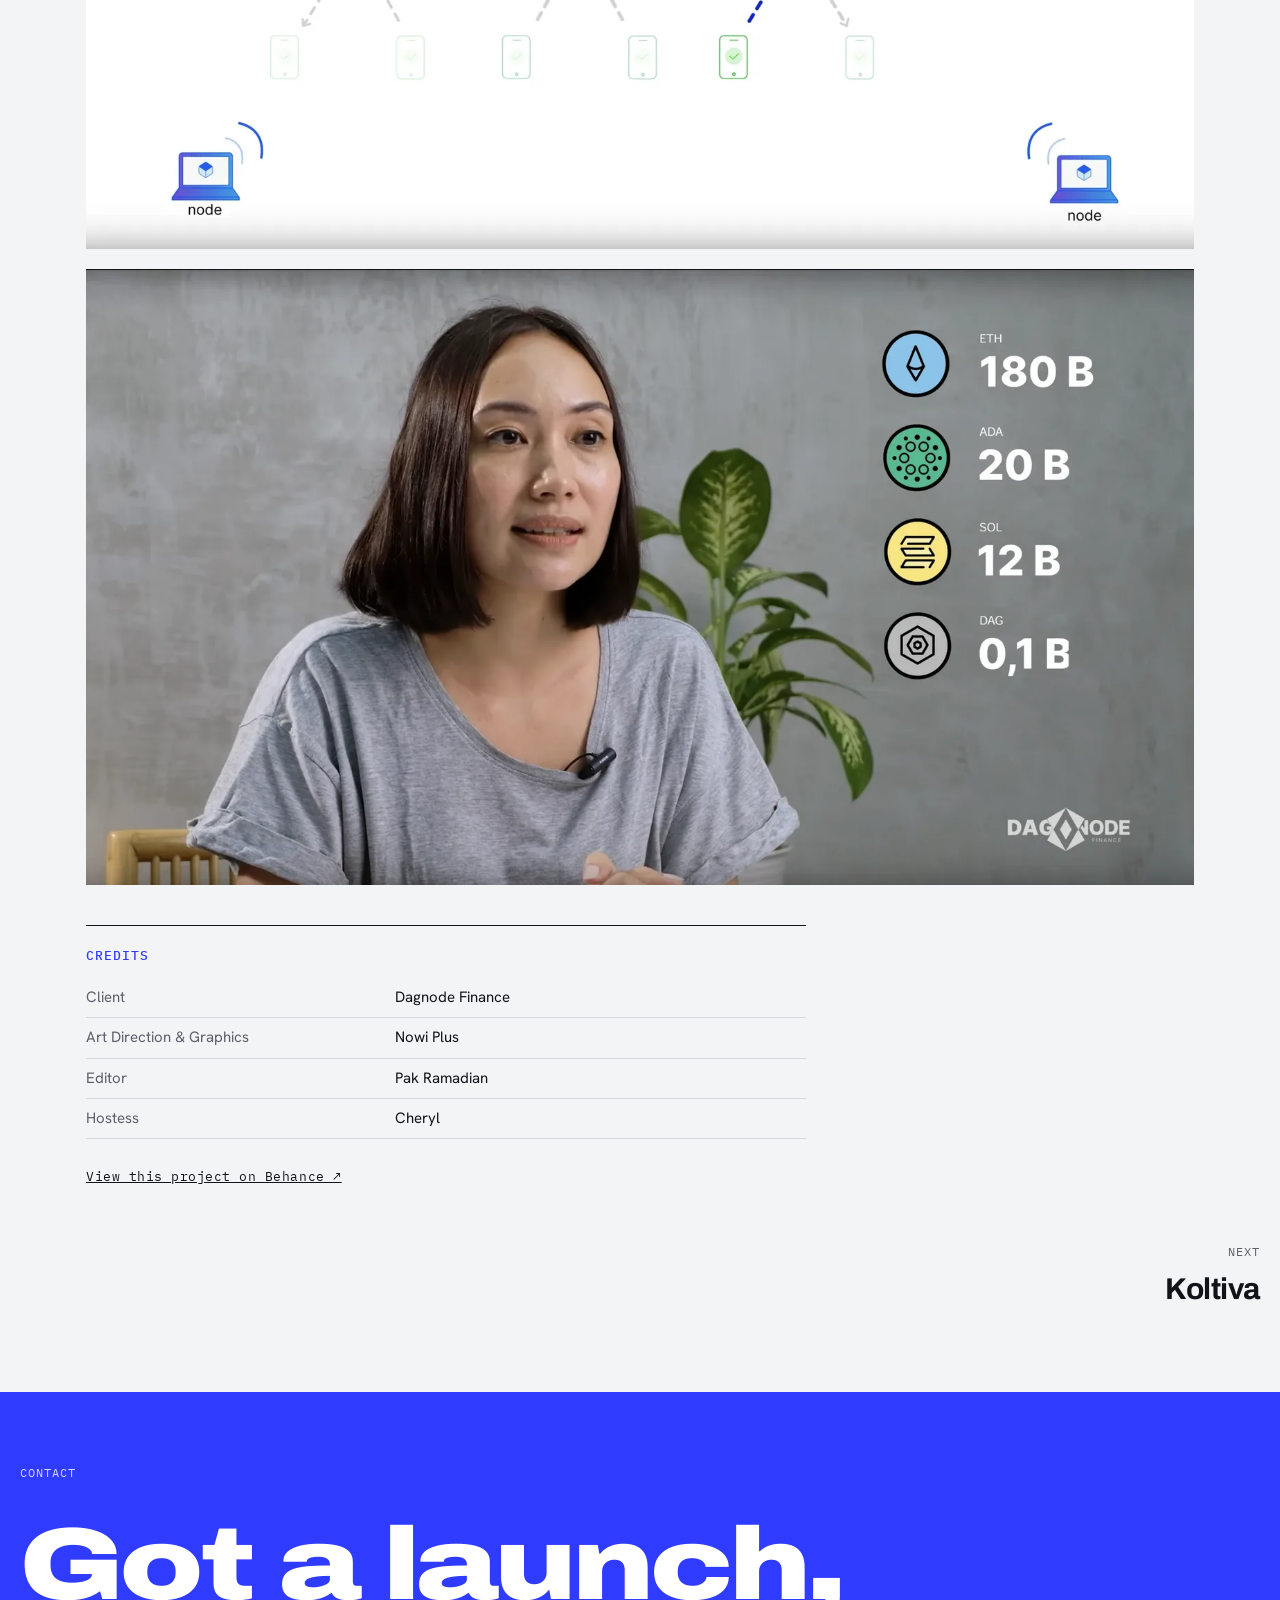
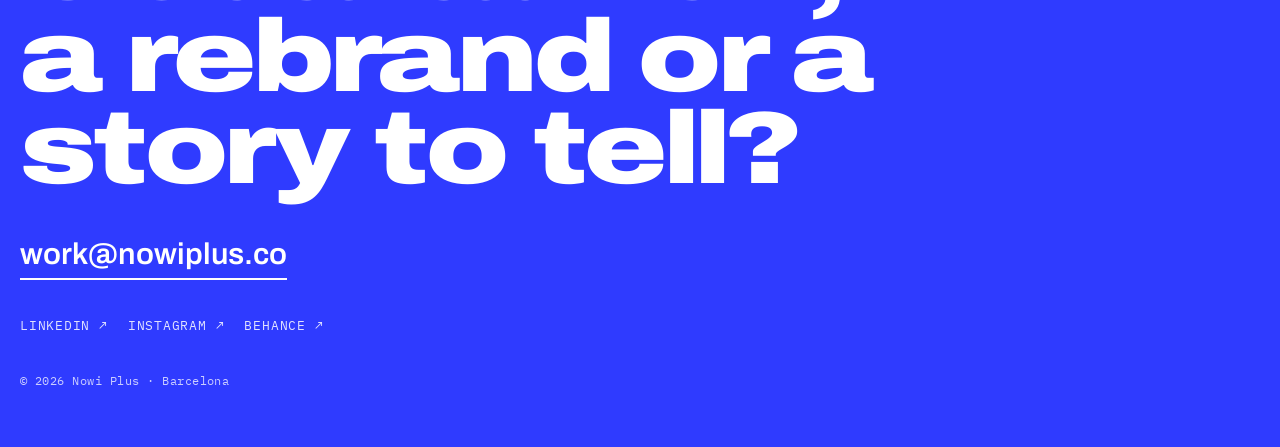
<file: work/constellation-network-explainer-videos.html>
<!doctype html>
<html lang="en">
<head>
<meta charset="utf-8">
<meta name="viewport" content="width=device-width, initial-scale=1, viewport-fit=cover">
<title>Constellation Network · Explainer video series | Nowi Plus</title>
<meta name="description" content="Constellation Network: Explainer video series by Nowi Plus.">
<meta property="og:title" content="Constellation Network · Explainer video series | Nowi Plus">
<meta property="og:description" content="Constellation Network: Explainer video series by Nowi Plus.">
<meta property="og:type" content="article">
<meta property="og:image" content="https://nowiplus.co/images/work/constellation-network-explainer-videos/01.webp">
<link rel="canonical" href="https://nowiplus.co/work/constellation-network-explainer-videos.html">
<link rel="preconnect" href="https://fonts.googleapis.com">
<link rel="preconnect" href="https://fonts.gstatic.com" crossorigin>
<link rel="stylesheet" href="https://fonts.googleapis.com/css2?family=Archivo:wdth,wght@62..125,400..900&family=Climate+Crisis&family=Hanken+Grotesk:wght@400;500;600&family=IBM+Plex+Mono:wght@400;500&display=swap">
<link rel="stylesheet" href="project.css">
</head>
<body>

<header class="top">
  <div class="wrap">
    <a class="mark" href="../index.html">Nowi<span>+</span></a>
    <nav aria-label="Main">
      <a href="../index.html#work">Work</a>
      <a href="../index.html#about" class="hide-s">About</a>
      <a href="../index.html#contact">Contact</a>
    </nav>
  </div>
</header>

<main>
  <article class="project">
    <div class="wrap">
      <a class="back" href="../index.html#work">&larr; All work</a>
      <div class="head">
        <span class="label">Fintech</span>
        <h1>Constellation Network</h1>
        <p class="what">Explainer video series</p>
        <div class="lede"></div>
        <ul class="facts"><li><span>Creative fields</span><span>Art Direction</span></li></ul>
      </div>
    </div>
    <div class="wrap col">
      <figure><img src="../images/work/constellation-network-explainer-videos/01.webp" width="1600" height="520" alt="Constellation Network · Explainer video series, image 1" fetchpriority="high"></figure>
    </div>
    <div class="wrap col">
      <div class="prose">
<p>I was commissioned by <a href="https://dagnode.finance/" target="_blank" rel="noopener">Dagnode Finance</a> to direct and lead the creation of four explainer videos focused on the Constellation Network. These videos were designed to demystify complex blockchain concepts, making them accessible to a broad audience. By combining clear narratives with engaging visuals, we effectively communicated the unique features and benefits of the Constellation Network. These videos have helped building trust and enhancing viewer understanding.</p>
<p>Disclaimer: These videos are for informational purposes only and should not be considered financial advice. Do not make investment decisions based solely on the content of these videos. Always conduct your own research and consult with a professional financial advisor before making any financial decisions.</p>
      </div>
    </div>
    <div class="wrap col gallery">
<div class="video"><iframe src="https://www.youtube-nocookie.com/embed/66La4fmnL-0" title="Constellation Network · Explainer video series, video" loading="lazy" allow="accelerometer; encrypted-media; gyroscope; picture-in-picture; fullscreen" allowfullscreen></iframe></div>
<div class="video"><iframe src="https://www.youtube-nocookie.com/embed/wdj7ToZ8Z-Q" title="Constellation Network · Explainer video series, video" loading="lazy" allow="accelerometer; encrypted-media; gyroscope; picture-in-picture; fullscreen" allowfullscreen></iframe></div>
<div class="video"><iframe src="https://www.youtube-nocookie.com/embed/cNaBV2BBUN8" title="Constellation Network · Explainer video series, video" loading="lazy" allow="accelerometer; encrypted-media; gyroscope; picture-in-picture; fullscreen" allowfullscreen></iframe></div>
<div class="video"><iframe src="https://www.youtube-nocookie.com/embed/TP1rJs0y0OU" title="Constellation Network · Explainer video series, video" loading="lazy" allow="accelerometer; encrypted-media; gyroscope; picture-in-picture; fullscreen" allowfullscreen></iframe></div>
<figure><img src="../images/work/constellation-network-explainer-videos/06.webp" width="1600" height="890" alt="Constellation Network · Explainer video series, image 6" loading="lazy" decoding="async"></figure>
<figure><img src="../images/work/constellation-network-explainer-videos/07.webp" width="1600" height="891" alt="Constellation Network · Explainer video series, image 7" loading="lazy" decoding="async"></figure>
<figure><img src="../images/work/constellation-network-explainer-videos/08.webp" width="1600" height="890" alt="Constellation Network · Explainer video series, image 8" loading="lazy" decoding="async"></figure>
<figure><img src="../images/work/constellation-network-explainer-videos/09.webp" width="1600" height="887" alt="Constellation Network · Explainer video series, image 9" loading="lazy" decoding="async"></figure>
<figure><img src="../images/work/constellation-network-explainer-videos/10.webp" width="1600" height="888" alt="Constellation Network · Explainer video series, image 10" loading="lazy" decoding="async"></figure>
<figure><img src="../images/work/constellation-network-explainer-videos/11.webp" width="1600" height="889" alt="Constellation Network · Explainer video series, image 11" loading="lazy" decoding="async"></figure>
<figure><img src="../images/work/constellation-network-explainer-videos/12.webp" width="1600" height="889" alt="Constellation Network · Explainer video series, image 12" loading="lazy" decoding="async"></figure>
<figure><img src="../images/work/constellation-network-explainer-videos/13.webp" width="1600" height="890" alt="Constellation Network · Explainer video series, image 13" loading="lazy" decoding="async"></figure>
    </div>
    <div class="wrap col">
      <section class="credits"><h2>Credits</h2><dl><div class="row"><dt>Client</dt><dd>Dagnode Finance</dd></div><div class="row"><dt>Art Direction &amp; Graphics</dt><dd>Nowi Plus</dd></div><div class="row"><dt>Editor</dt><dd>Pak Ramadian</dd></div><div class="row"><dt>Hostess</dt><dd>Cheryl</dd></div></dl></section>
      <p class="source"><a href="https://www.behance.net/gallery/220164065/Constellation-Network-Explainer-Videos" target="_blank" rel="noopener">View this project on Behance &#8599;</a></p>
    </div>
    <nav class="wrap pager" aria-label="More projects"><a class="next" href="koltiva-rebrand-campaign.html"><span class="label">Next</span><b>Koltiva</b></a></nav>
  </article>
</main>

<footer class="contact" id="contact">
  <div class="wrap">
    <span class="label" style="color:inherit;opacity:.8">Contact</span>
    <h2>Got a launch, a rebrand or a story to tell?</h2>
    <div class="row">
      <a class="email" href="mailto:work@nowiplus.co">work@nowiplus.co</a>
    </div>
    <div class="social">
      <a href="https://www.linkedin.com/in/nowiplus/" target="_blank" rel="noopener">LinkedIn &#8599;</a>
      <a href="https://instagram.com/nowiplus" target="_blank" rel="noopener">Instagram &#8599;</a>
      <a href="https://www.behance.net/nowiplus" target="_blank" rel="noopener">Behance &#8599;</a>
    </div>
    <small>&copy; <span id="yr">2026</span> Nowi Plus &middot; Barcelona</small>
  </div>
</footer>
<script>document.getElementById("yr").textContent = new Date().getFullYear();</script>
</body>
</html>
</file>
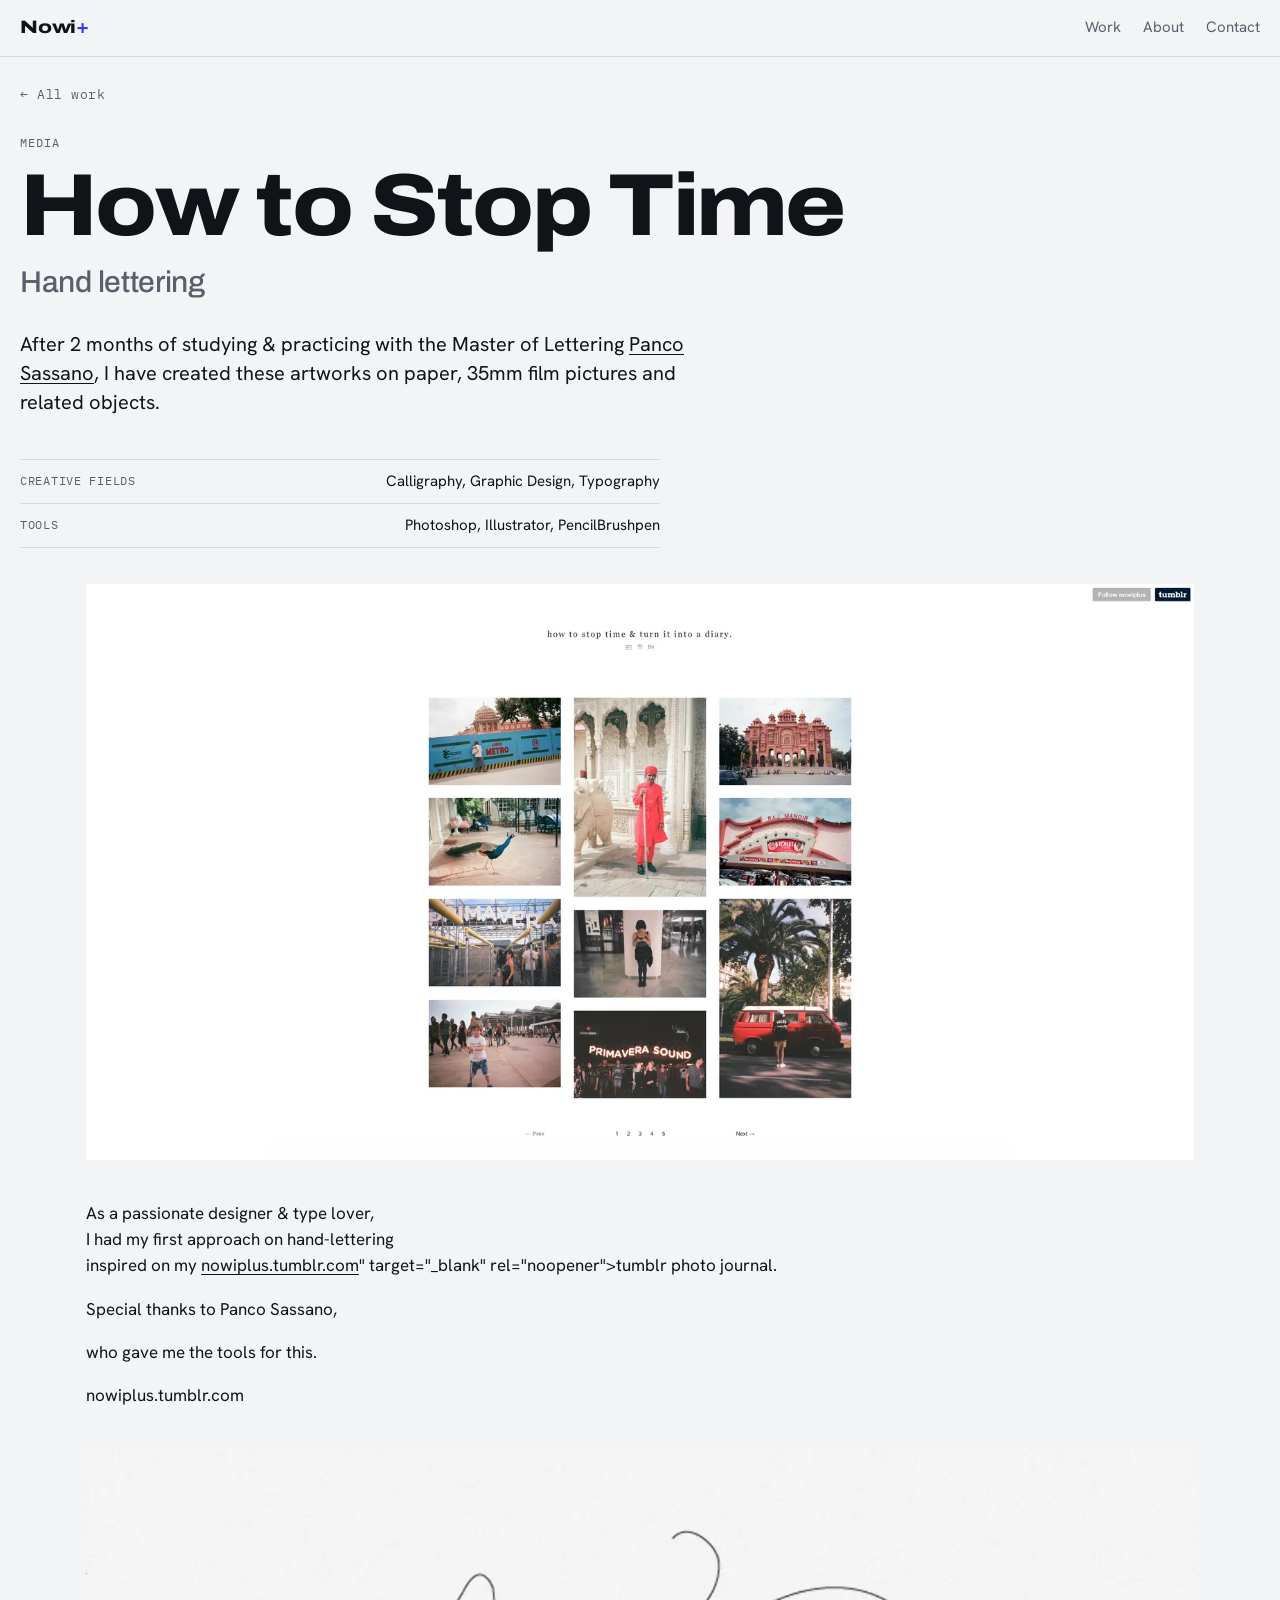
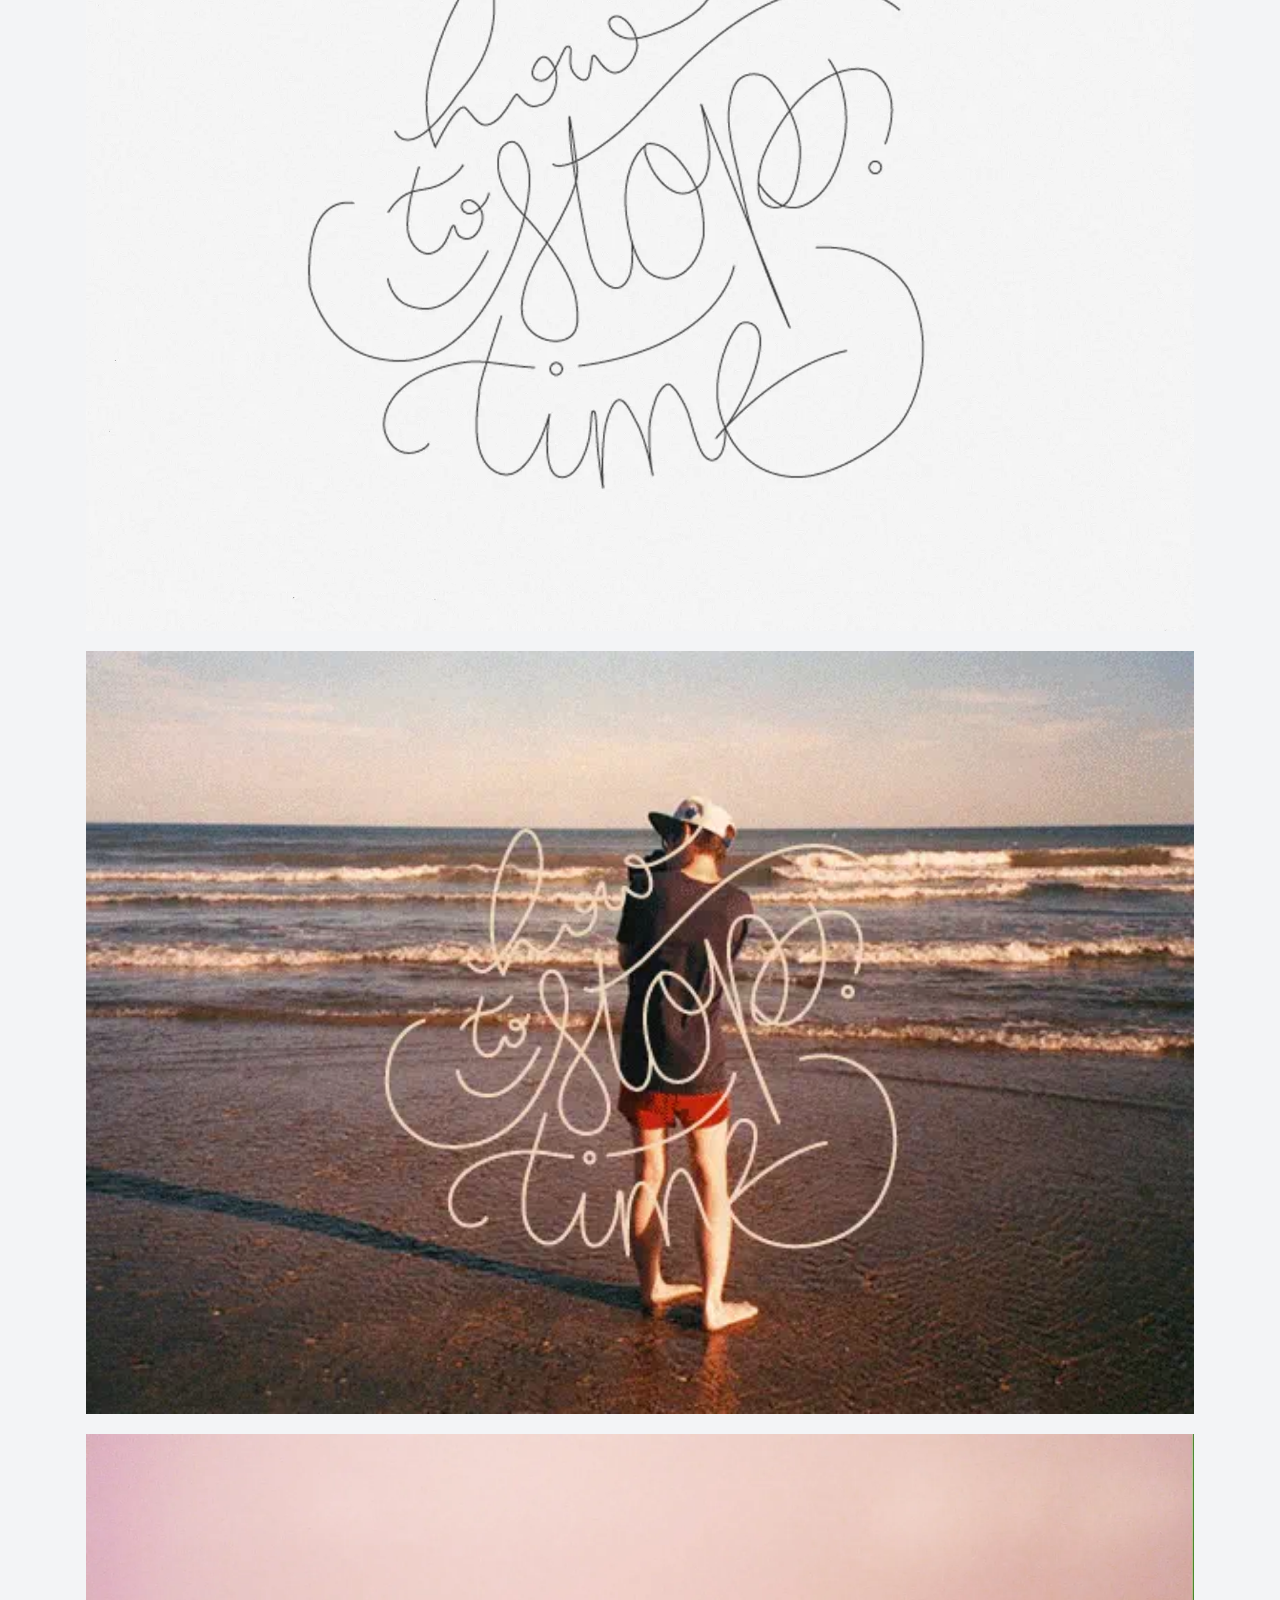
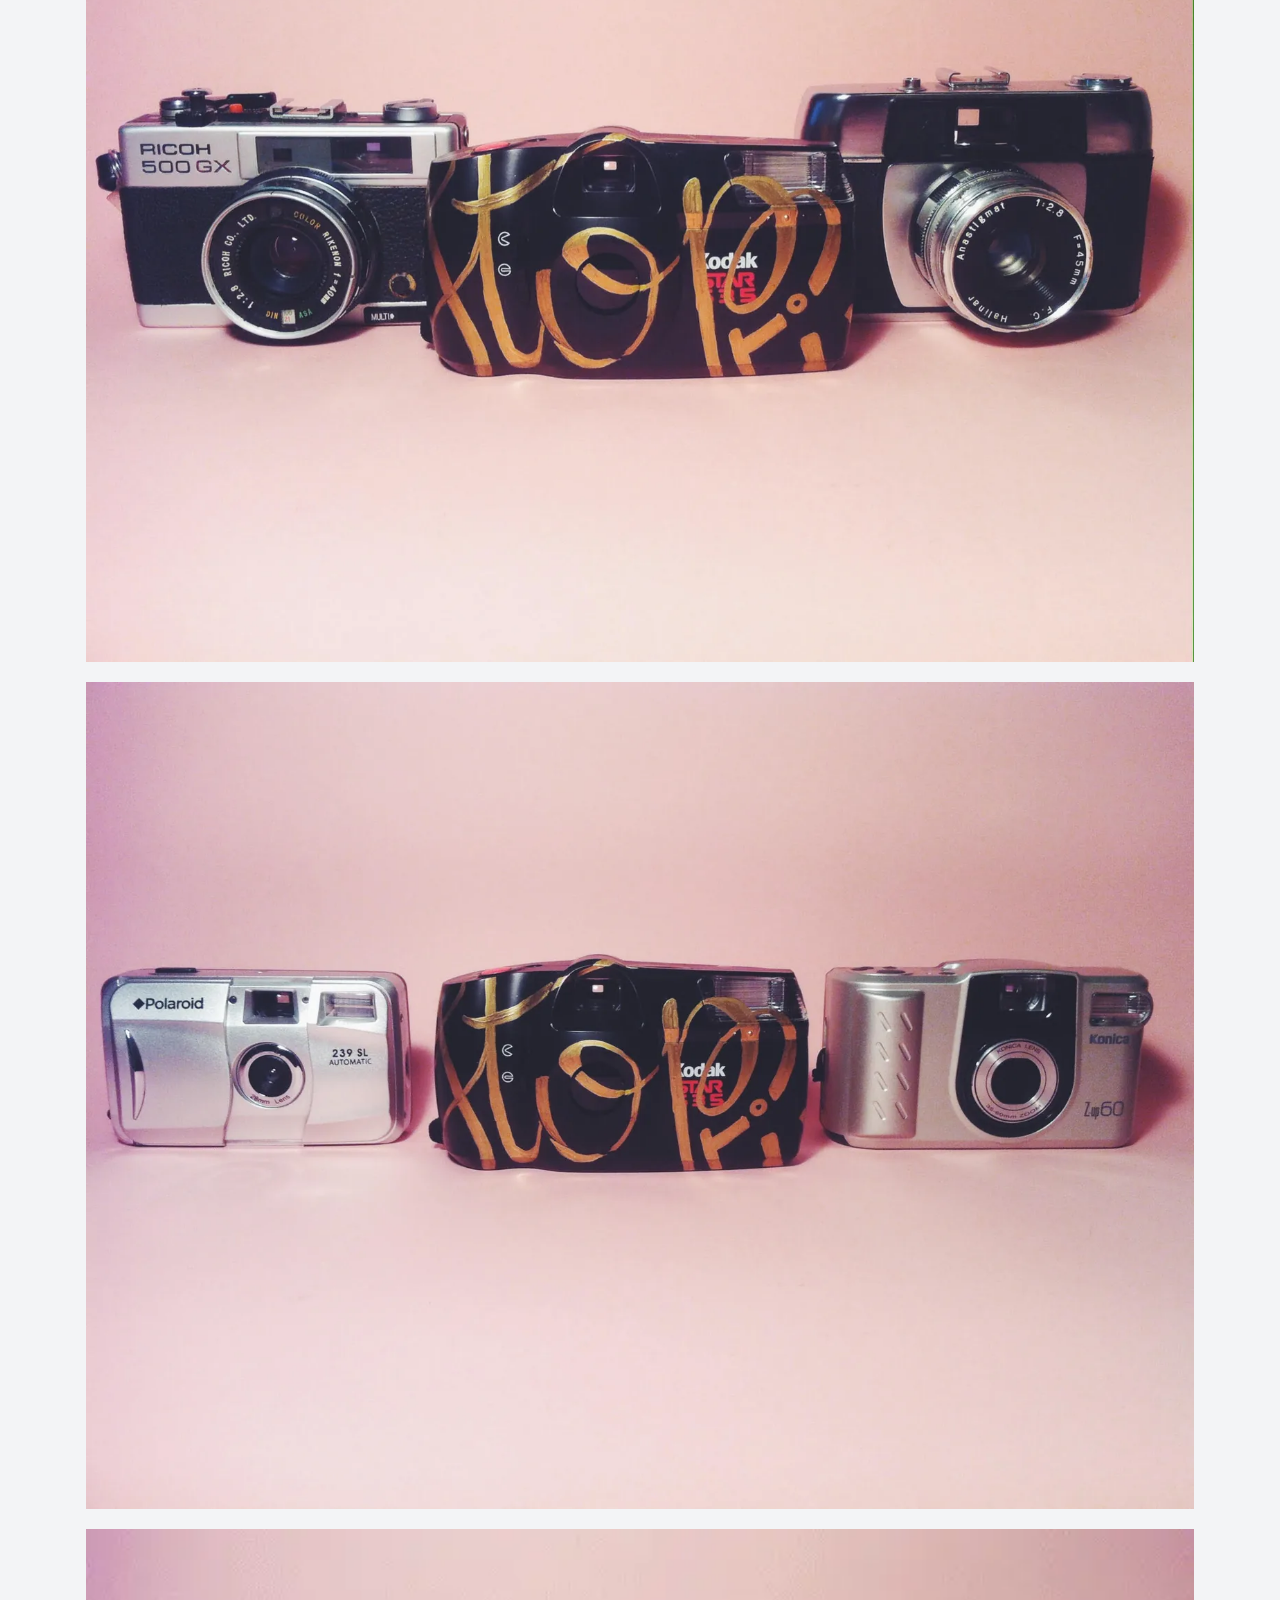
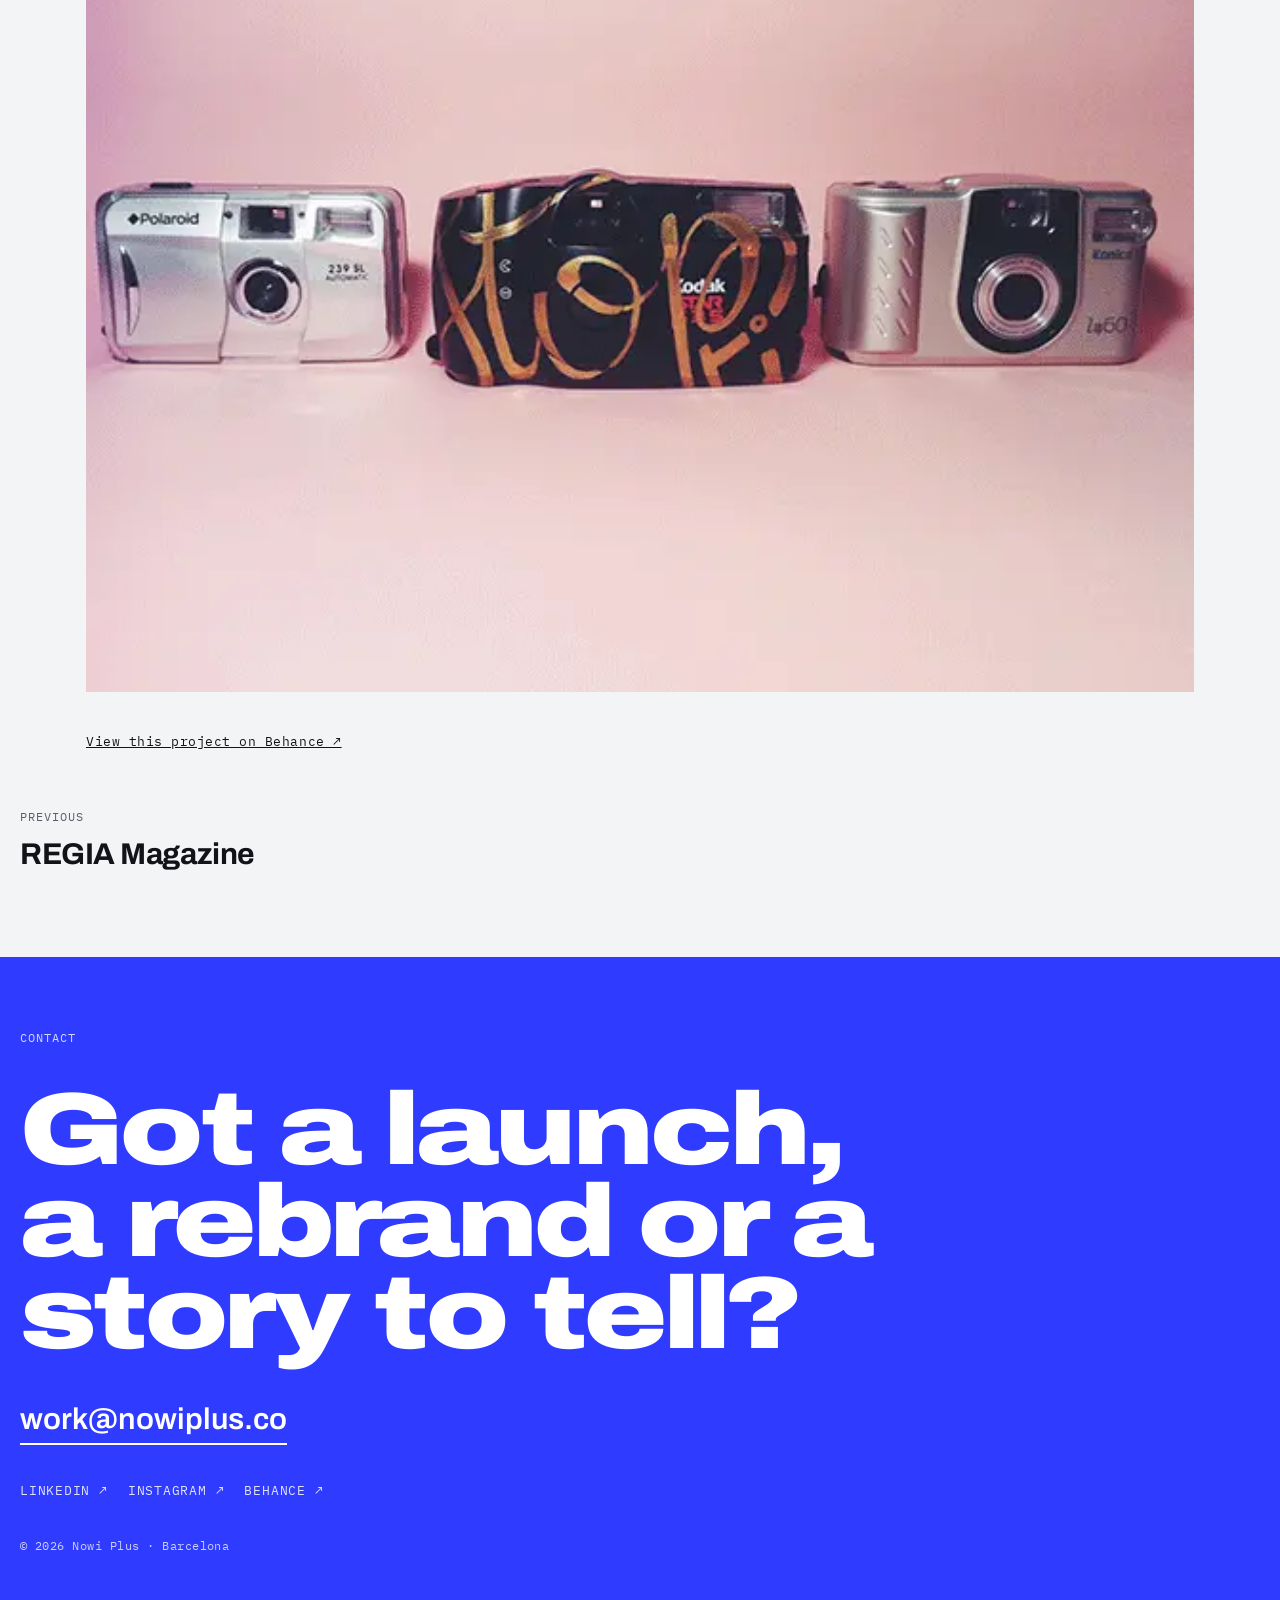
<file: work/how-to-stop-time-lettering.html>
<!doctype html>
<html lang="en">
<head>
<meta charset="utf-8">
<meta name="viewport" content="width=device-width, initial-scale=1, viewport-fit=cover">
<title>How to Stop Time · Hand lettering | Nowi Plus</title>
<meta name="description" content="After 2 months of studying &amp; practicing with the Master of Lettering Panco Sassano, I have created these artworks on paper, 35mm film pictures and related objects.">
<meta property="og:title" content="How to Stop Time · Hand lettering | Nowi Plus">
<meta property="og:description" content="After 2 months of studying &amp; practicing with the Master of Lettering Panco Sassano, I have created these artworks on paper, 35mm film pictures and related objects.">
<meta property="og:type" content="article">
<meta property="og:image" content="https://nowiplus.co/images/work/how-to-stop-time-lettering/01.webp">
<link rel="canonical" href="https://nowiplus.co/work/how-to-stop-time-lettering.html">
<link rel="preconnect" href="https://fonts.googleapis.com">
<link rel="preconnect" href="https://fonts.gstatic.com" crossorigin>
<link rel="stylesheet" href="https://fonts.googleapis.com/css2?family=Archivo:wdth,wght@62..125,400..900&family=Climate+Crisis&family=Hanken+Grotesk:wght@400;500;600&family=IBM+Plex+Mono:wght@400;500&display=swap">
<link rel="stylesheet" href="project.css">
</head>
<body>

<header class="top">
  <div class="wrap">
    <a class="mark" href="../index.html">Nowi<span>+</span></a>
    <nav aria-label="Main">
      <a href="../index.html#work">Work</a>
      <a href="../index.html#about" class="hide-s">About</a>
      <a href="../index.html#contact">Contact</a>
    </nav>
  </div>
</header>

<main>
  <article class="project">
    <div class="wrap">
      <a class="back" href="../index.html#work">&larr; All work</a>
      <div class="head">
        <span class="label">Media</span>
        <h1>How to Stop Time</h1>
        <p class="what">Hand lettering</p>
        <div class="lede"><p>After 2 months of studying &amp; practicing with the Master of Lettering <a href="https://www.behance.net/pancosassano" target="_blank" rel="noopener">Panco Sassano</a>, I have created these artworks on paper, 35mm film pictures and related objects.</p></div>
        <ul class="facts"><li><span>Creative fields</span><span>Calligraphy, Graphic Design, Typography</span></li><li><span>Tools</span><span>Photoshop, Illustrator, PencilBrushpen</span></li></ul>
      </div>
    </div>
    <div class="wrap col">
      <figure><img src="../images/work/how-to-stop-time-lettering/01.webp" width="1600" height="831" alt="How to Stop Time · Hand lettering, image 1" fetchpriority="high"></figure>
    </div>
    <div class="wrap col">
      <div class="prose">
<p>As a passionate designer &amp; type lover,<br>I had my first approach on hand-lettering<br>inspired on my <a href="http://www.<a href="http://nowiplus.tumblr.com" target="_blank" rel="noopener">nowiplus.tumblr.com</a>" target="_blank" rel="noopener">tumblr photo</a> journal.</p>
<p>Special thanks to Panco Sassano,</p>
<p>who gave me the tools for this.</p>
<p>nowiplus.tumblr.com</p>
      </div>
    </div>
    <div class="wrap col gallery">
<figure><img src="../images/work/how-to-stop-time-lettering/02.webp" width="1550" height="1095" alt="How to Stop Time · Hand lettering, image 2" loading="lazy" decoding="async"></figure>
<figure><img src="../images/work/how-to-stop-time-lettering/03.webp" width="581" height="400" alt="How to Stop Time · Hand lettering, image 3" loading="lazy" decoding="async"></figure>
<figure><img src="../images/work/how-to-stop-time-lettering/04.webp" width="1600" height="1195" alt="How to Stop Time · Hand lettering, image 4" loading="lazy" decoding="async"></figure>
<figure><img src="../images/work/how-to-stop-time-lettering/05.webp" width="1600" height="1195" alt="How to Stop Time · Hand lettering, image 5" loading="lazy" decoding="async"></figure>
<figure><img src="../images/work/how-to-stop-time-lettering/06.webp" width="581" height="400" alt="How to Stop Time · Hand lettering, image 6" loading="lazy" decoding="async"></figure>
    </div>
    <div class="wrap col">
      
      <p class="source"><a href="https://www.behance.net/gallery/29119707/How-to-Stop-Time-Lettering" target="_blank" rel="noopener">View this project on Behance &#8599;</a></p>
    </div>
    <nav class="wrap pager" aria-label="More projects"><a class="prev" href="regia-mag-issue-33.html"><span class="label">Previous</span><b>REGIA Magazine</b></a></nav>
  </article>
</main>

<footer class="contact" id="contact">
  <div class="wrap">
    <span class="label" style="color:inherit;opacity:.8">Contact</span>
    <h2>Got a launch, a rebrand or a story to tell?</h2>
    <div class="row">
      <a class="email" href="mailto:work@nowiplus.co">work@nowiplus.co</a>
    </div>
    <div class="social">
      <a href="https://www.linkedin.com/in/nowiplus/" target="_blank" rel="noopener">LinkedIn &#8599;</a>
      <a href="https://instagram.com/nowiplus" target="_blank" rel="noopener">Instagram &#8599;</a>
      <a href="https://www.behance.net/nowiplus" target="_blank" rel="noopener">Behance &#8599;</a>
    </div>
    <small>&copy; <span id="yr">2026</span> Nowi Plus &middot; Barcelona</small>
  </div>
</footer>
<script>document.getElementById("yr").textContent = new Date().getFullYear();</script>
</body>
</html>
</file>
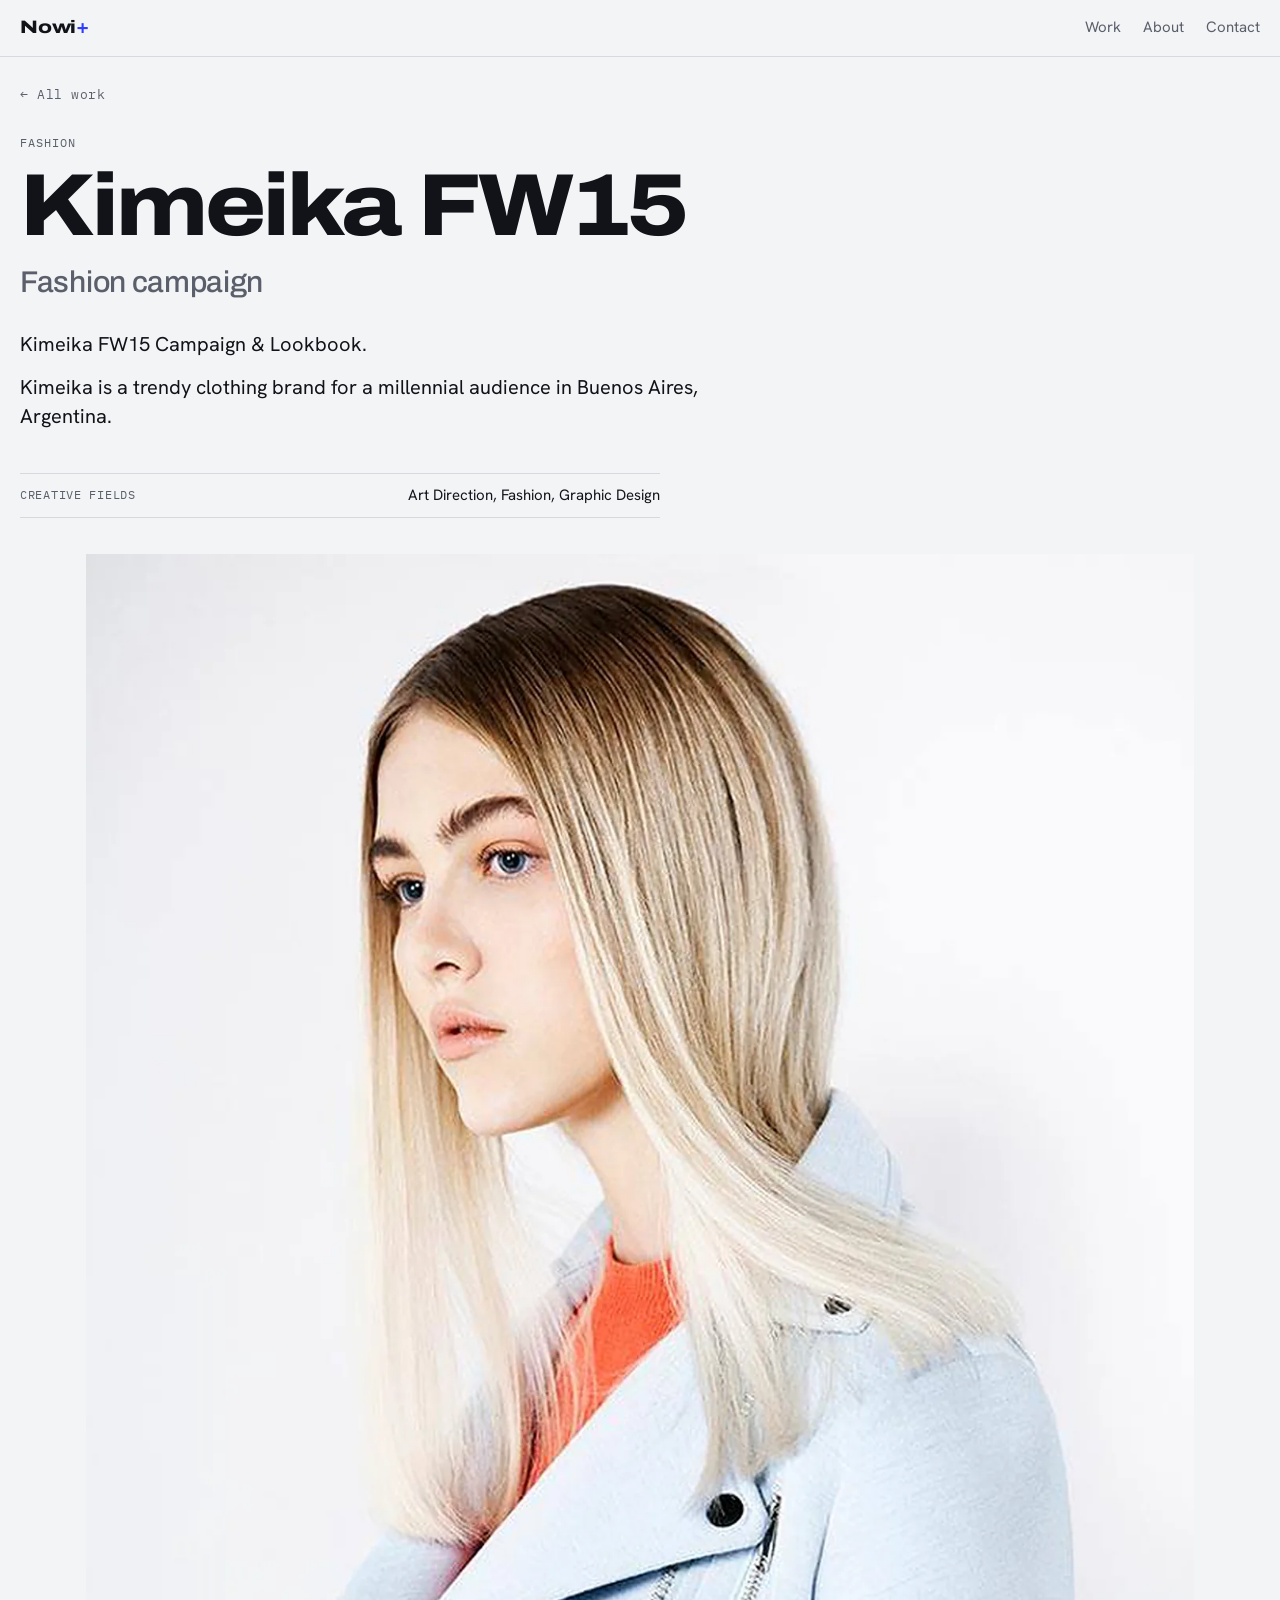
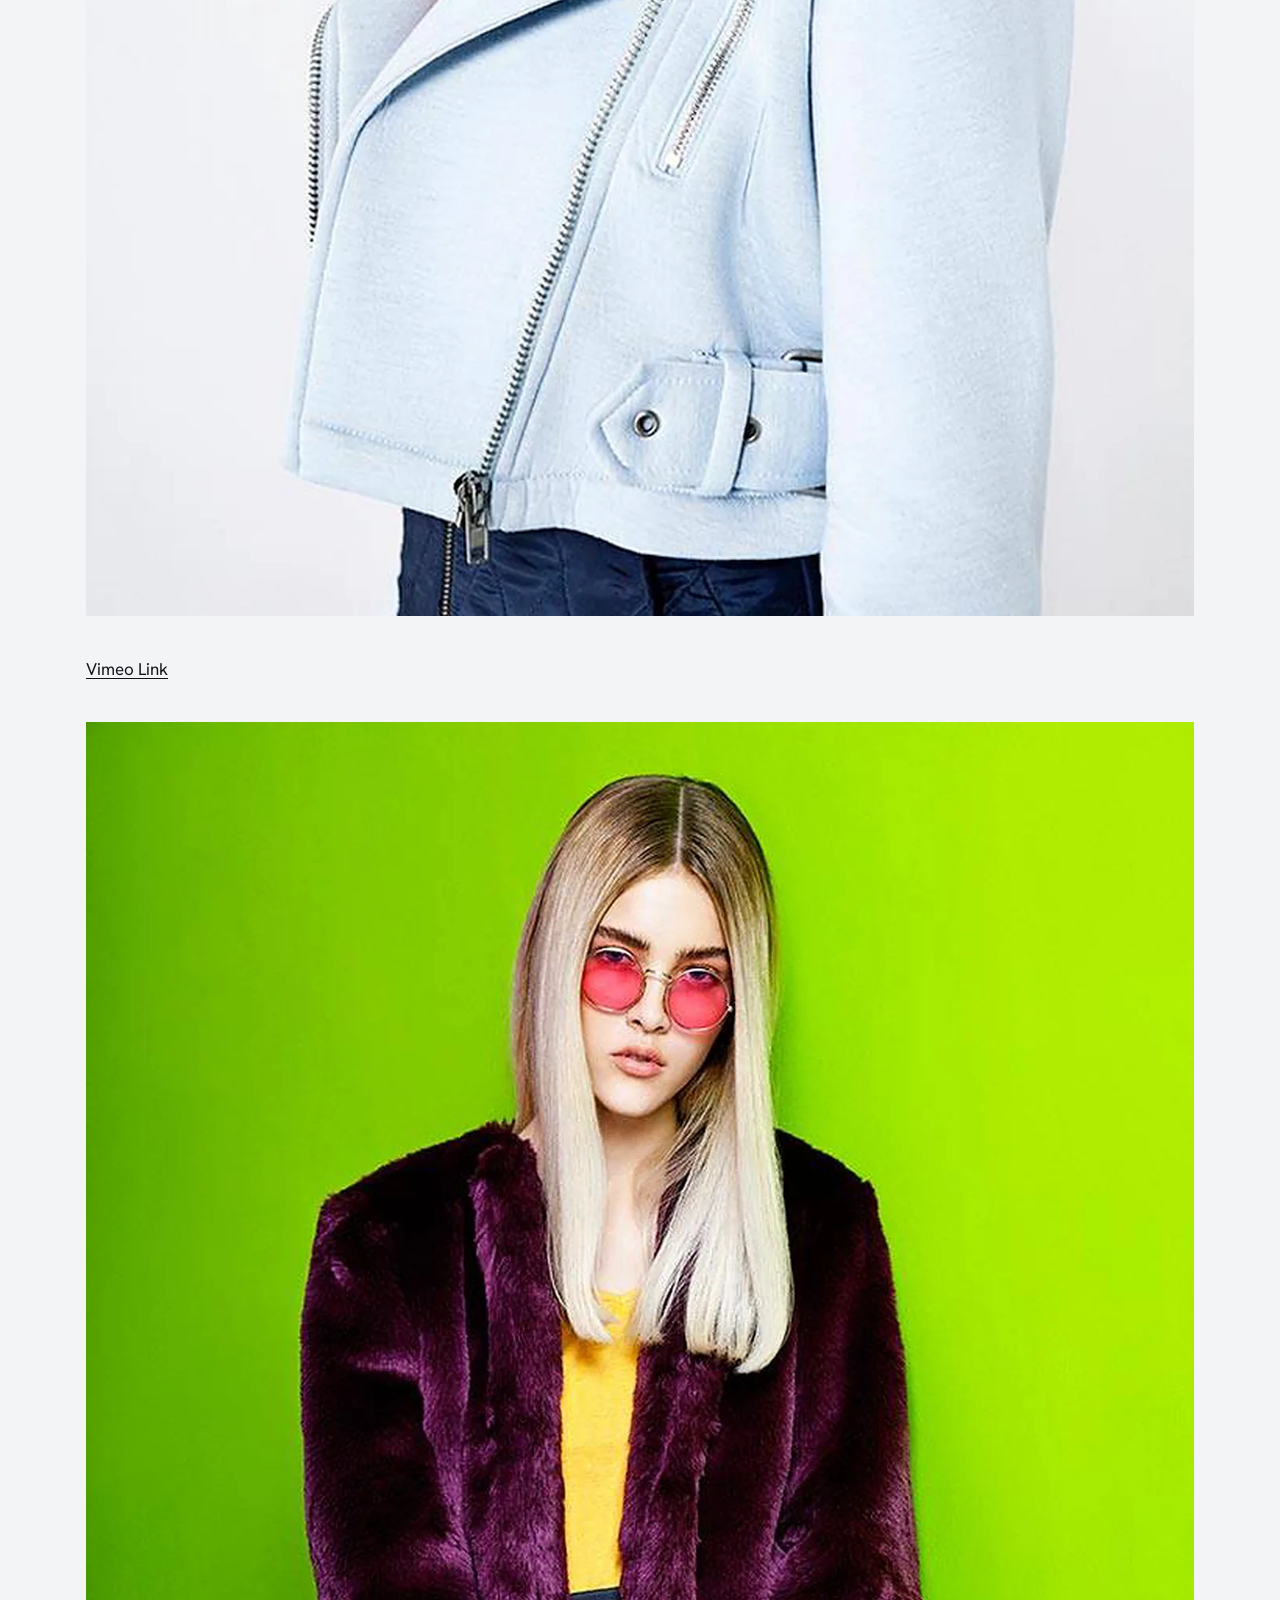
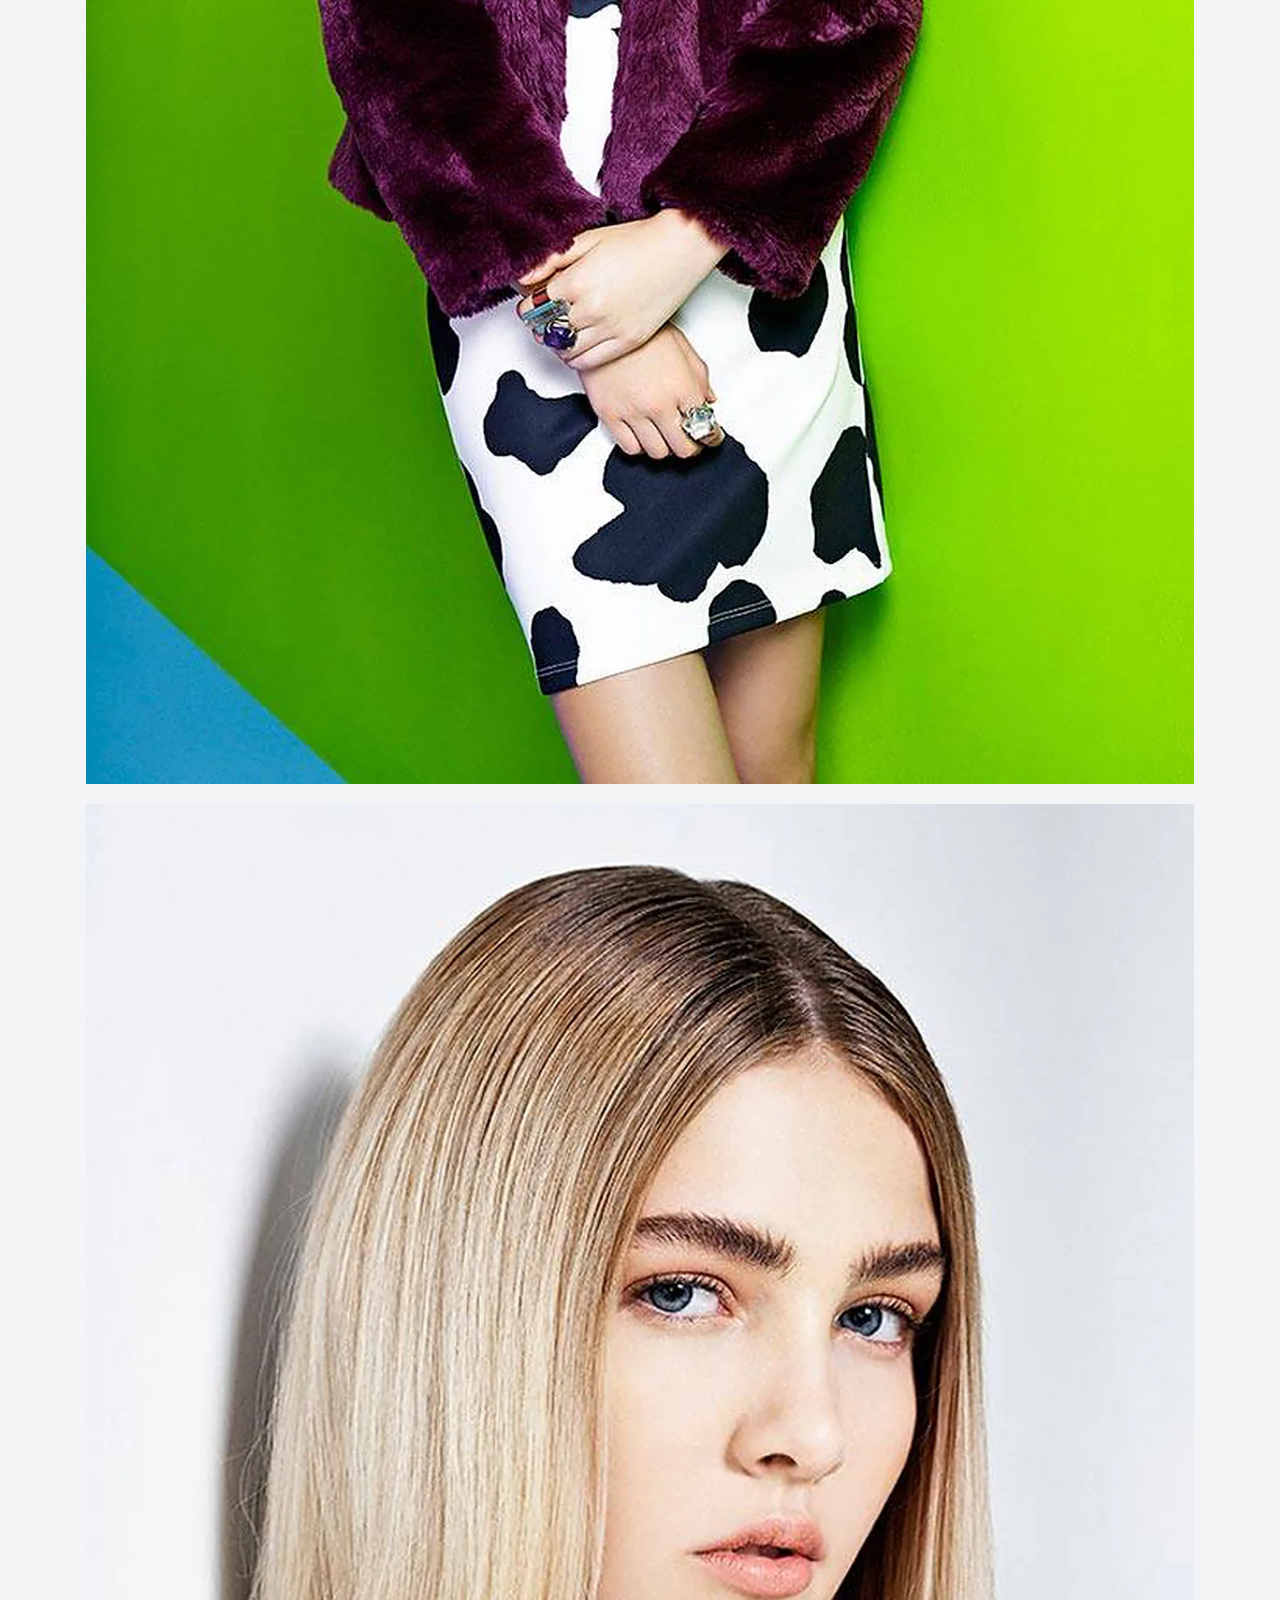
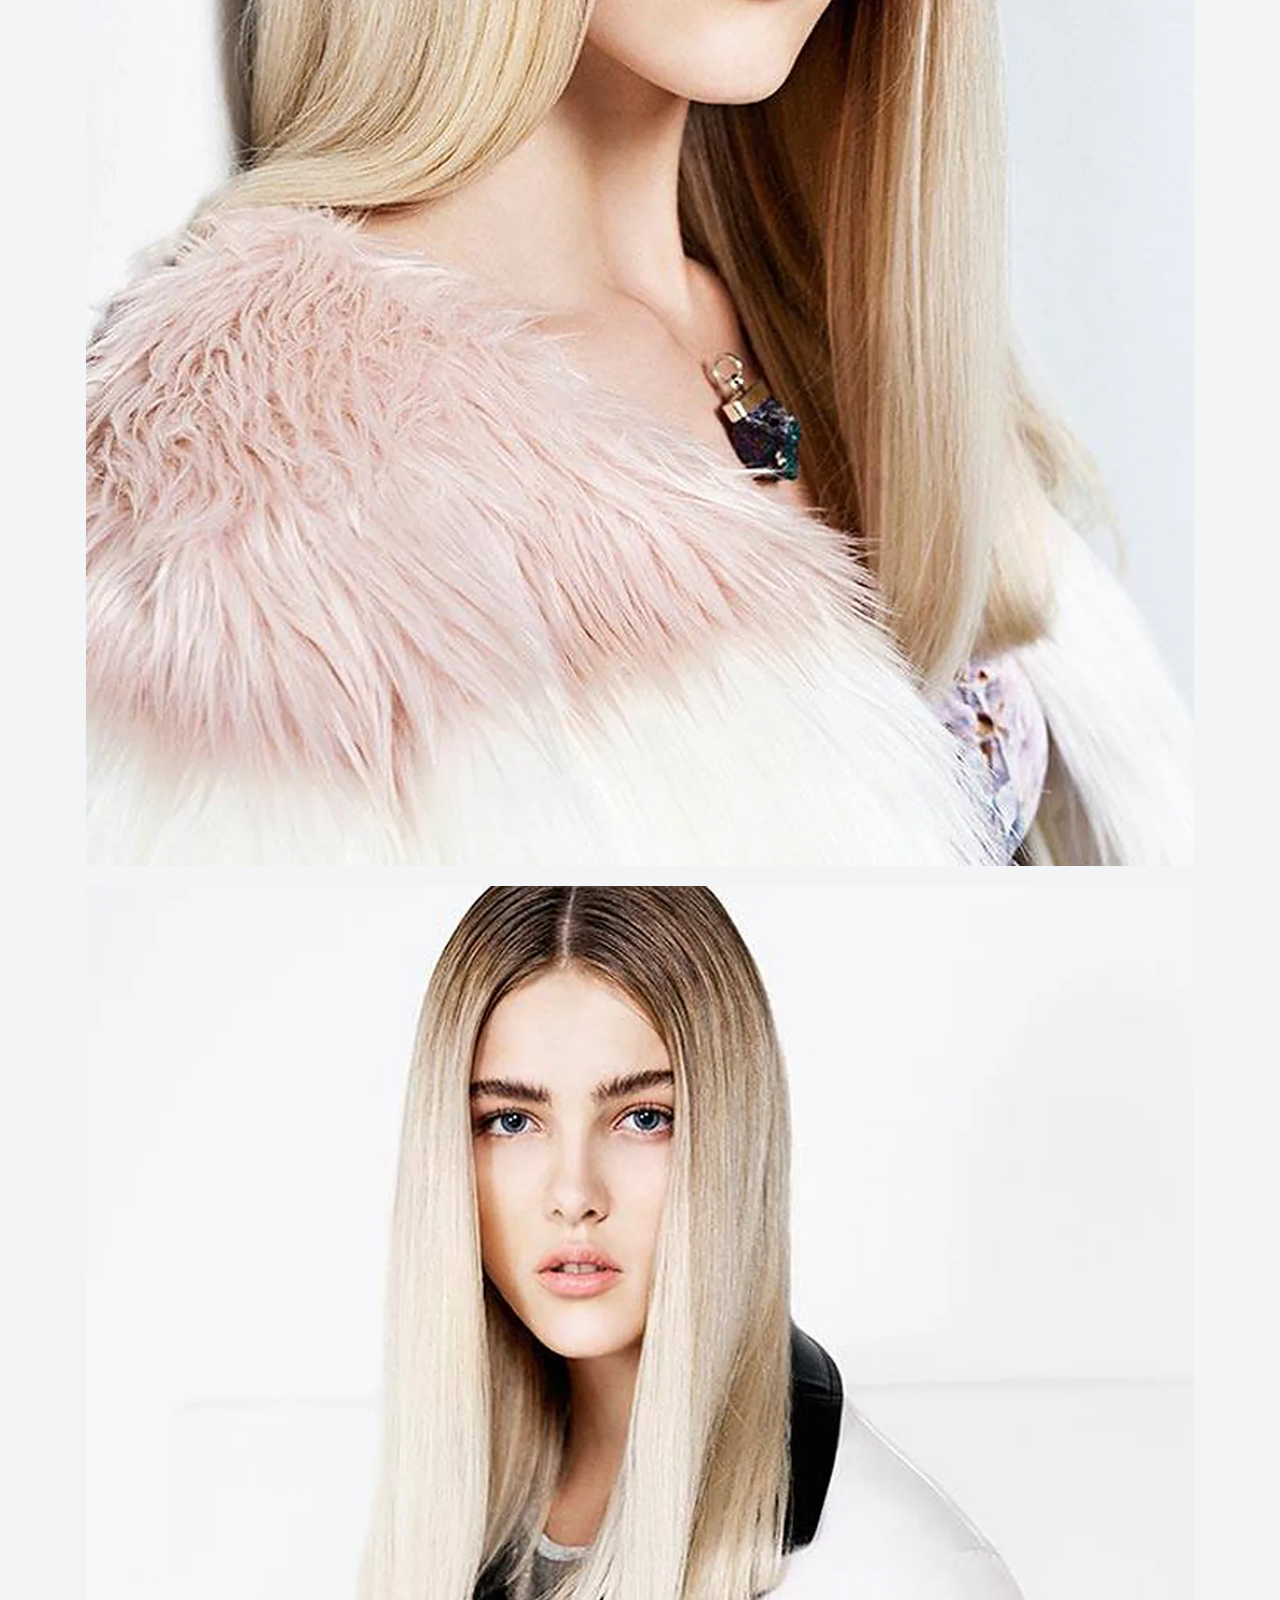
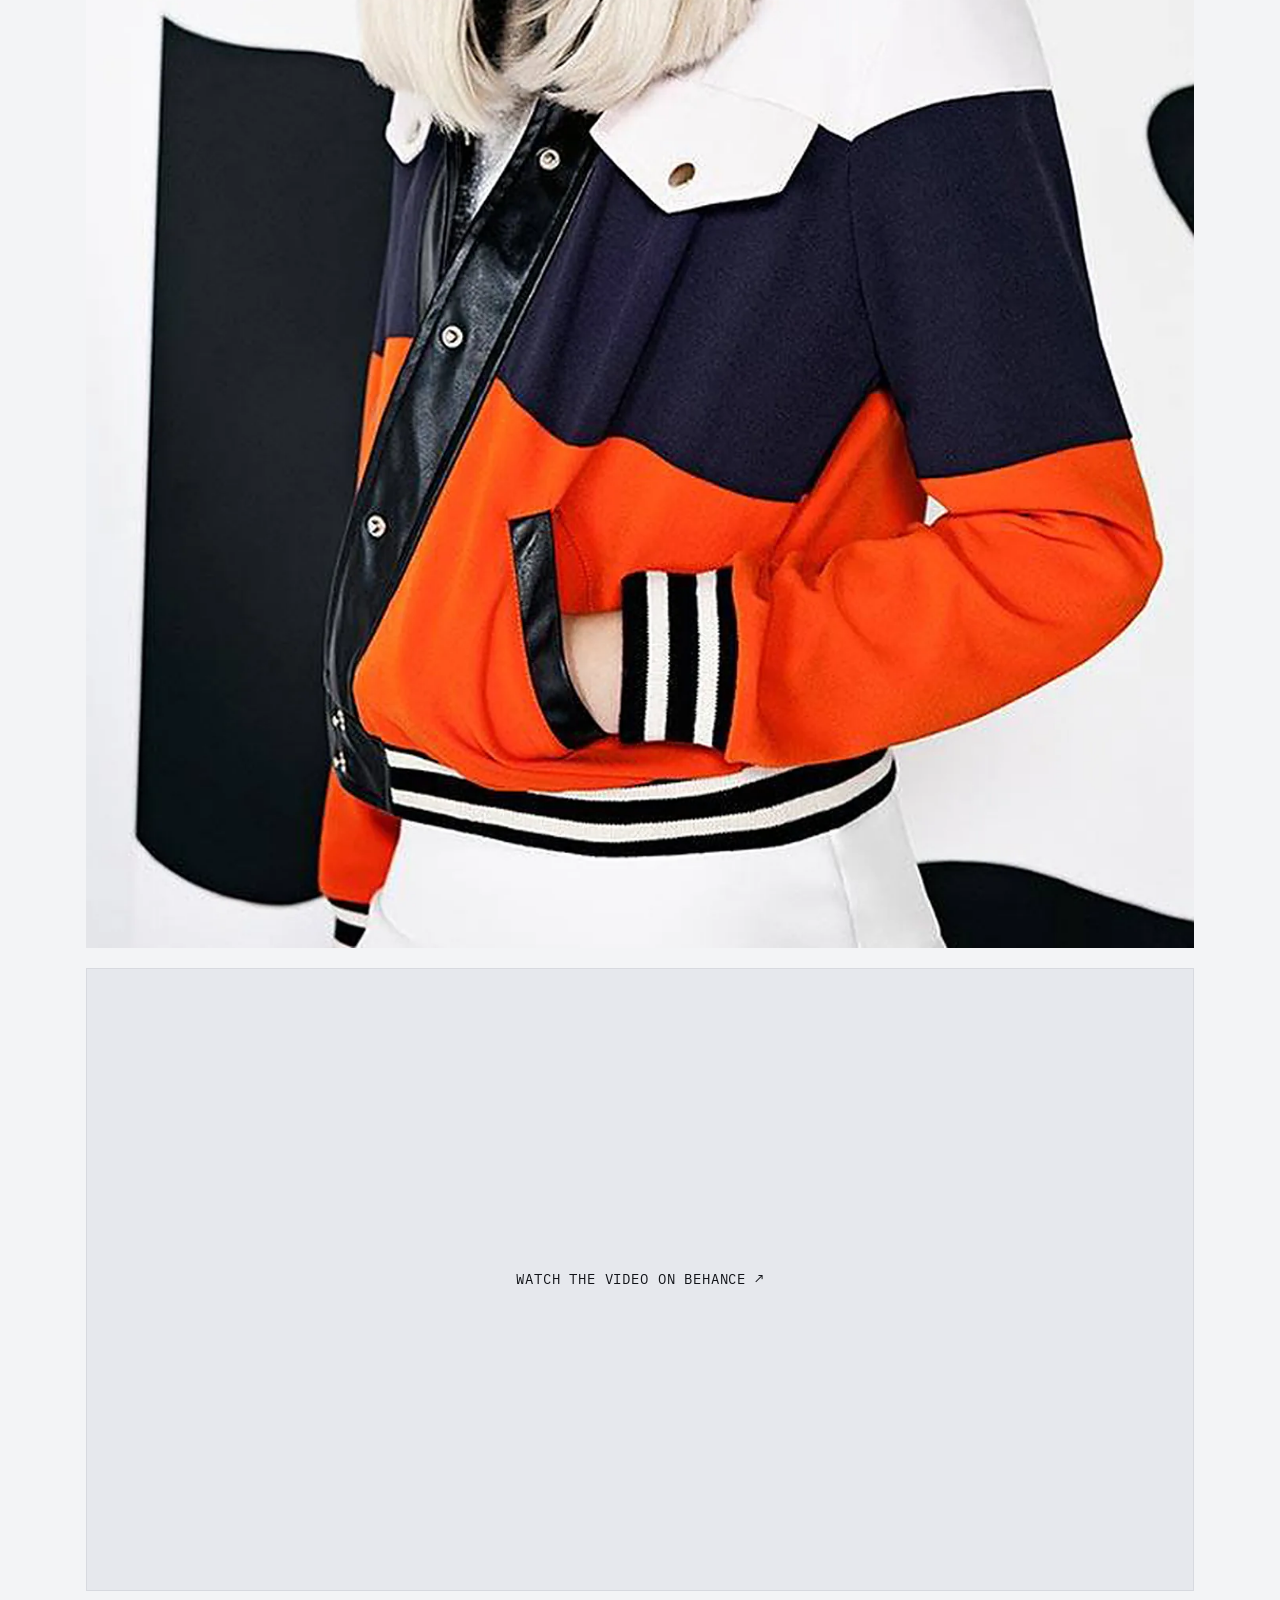
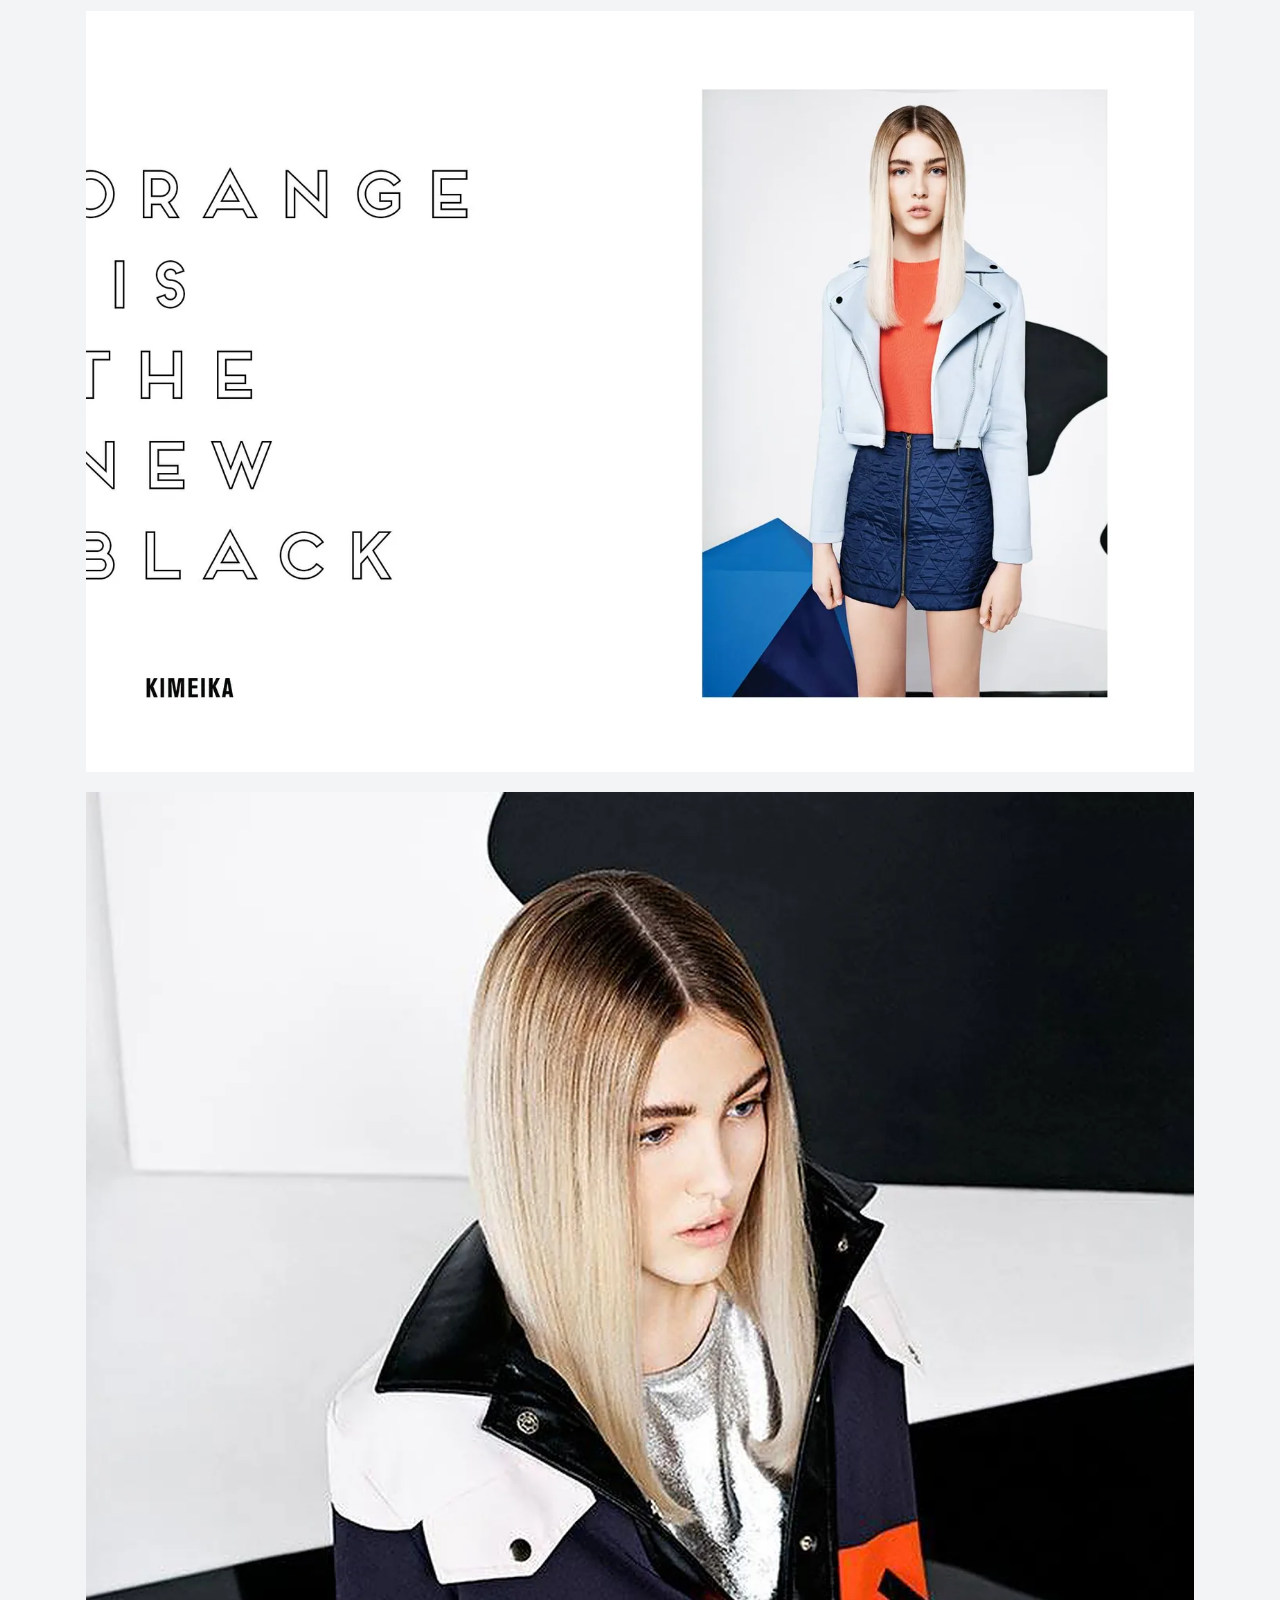
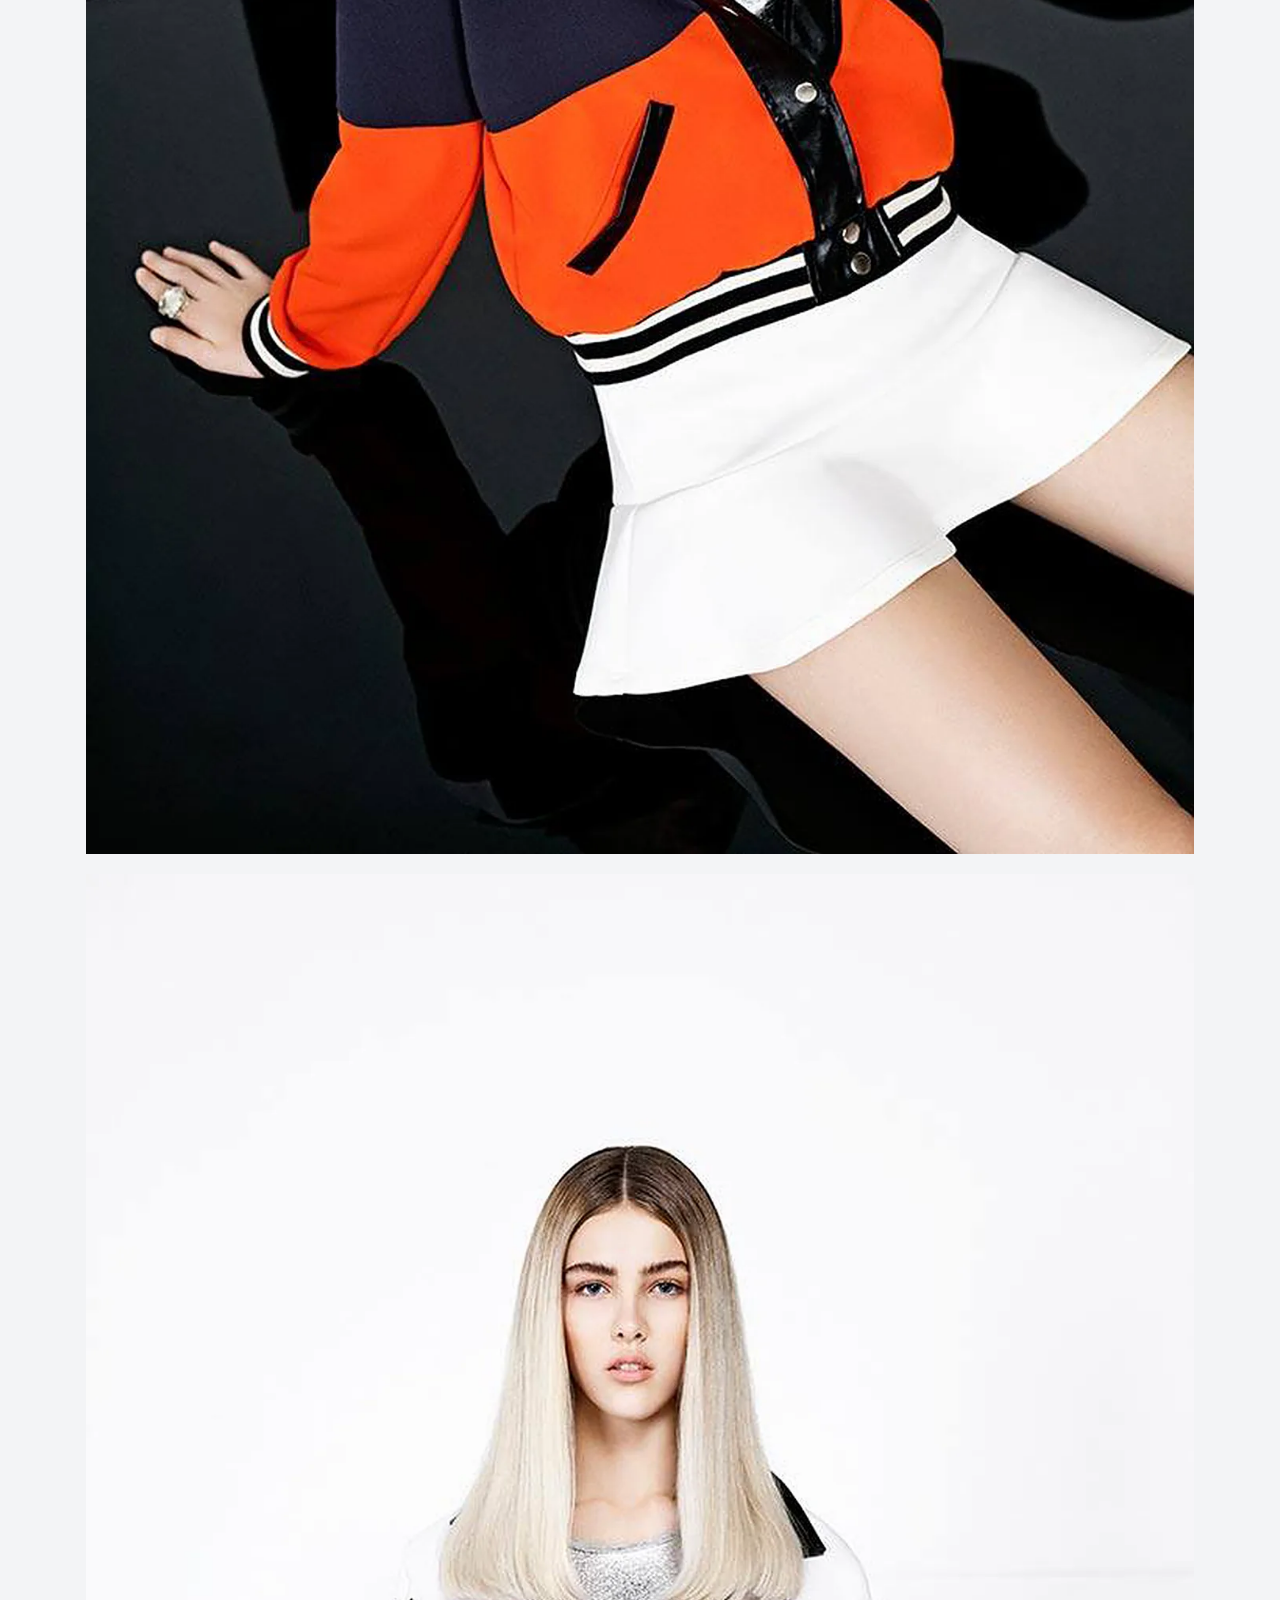
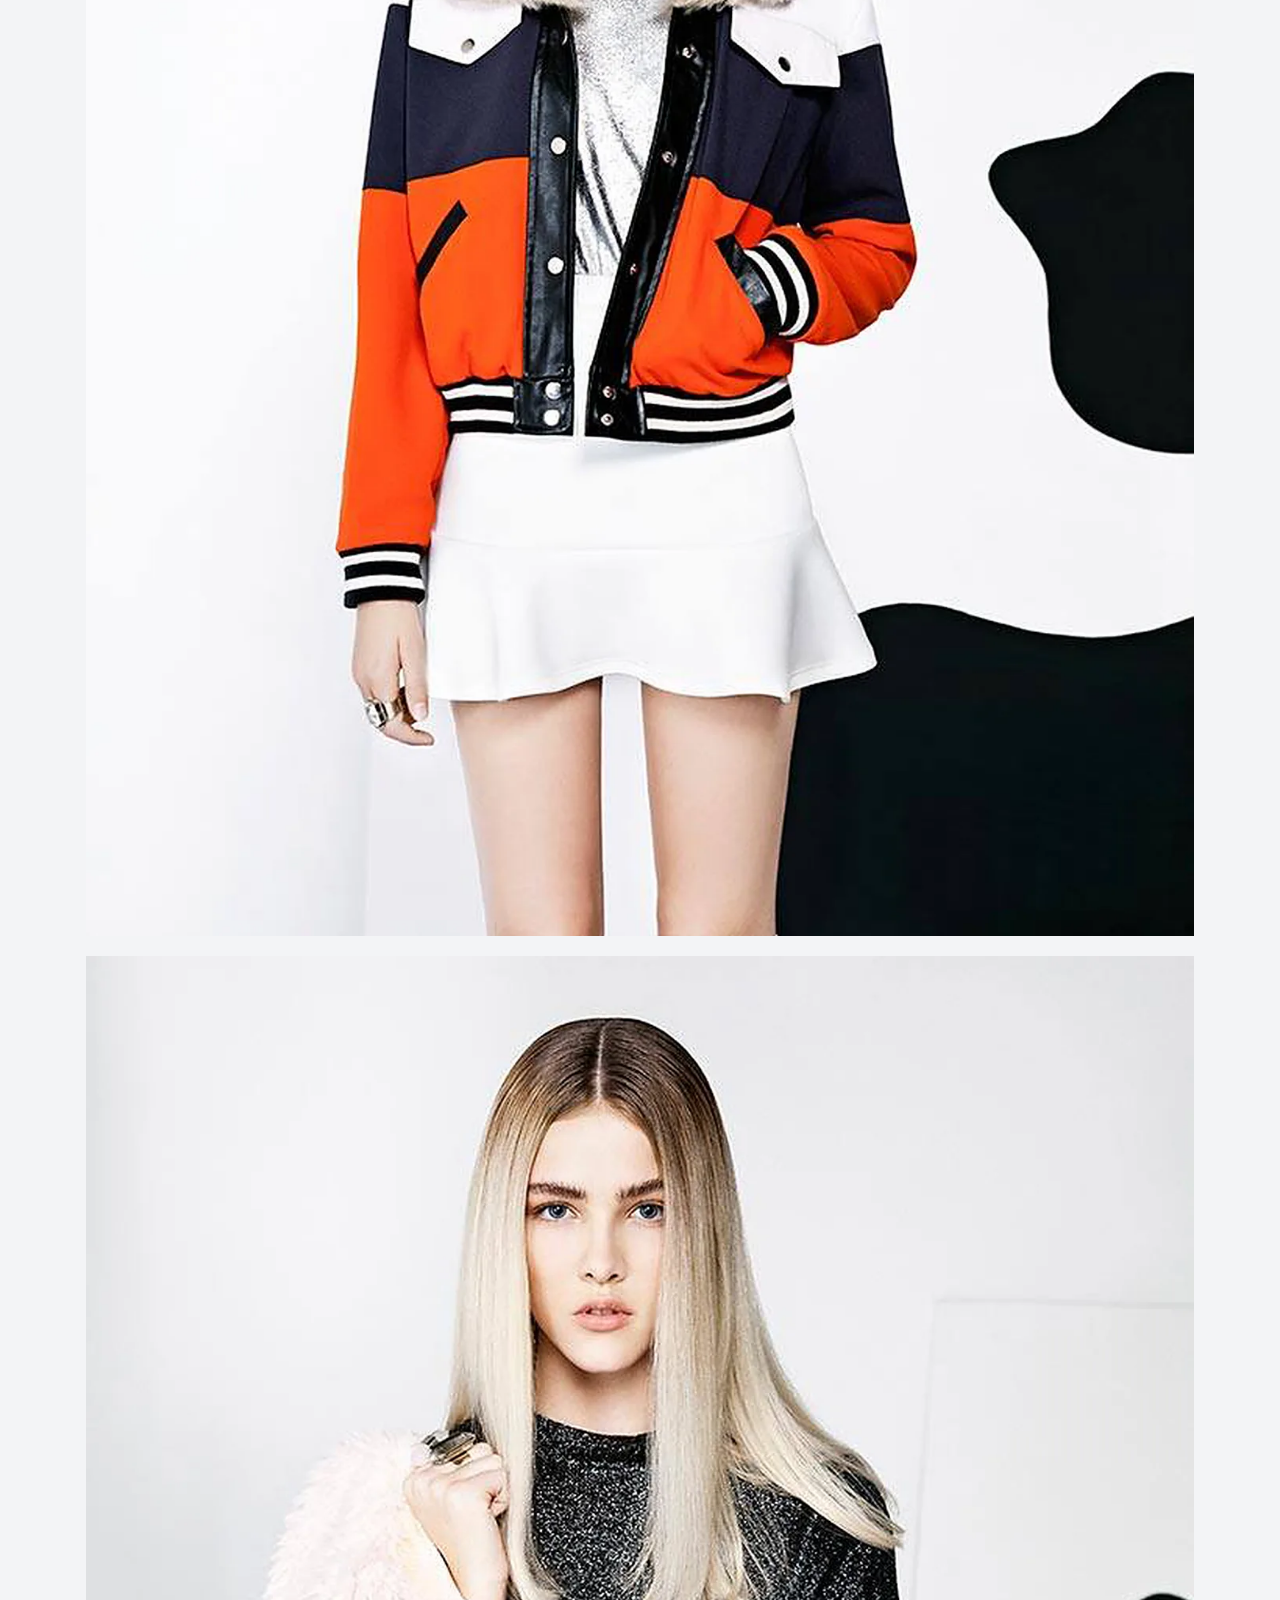
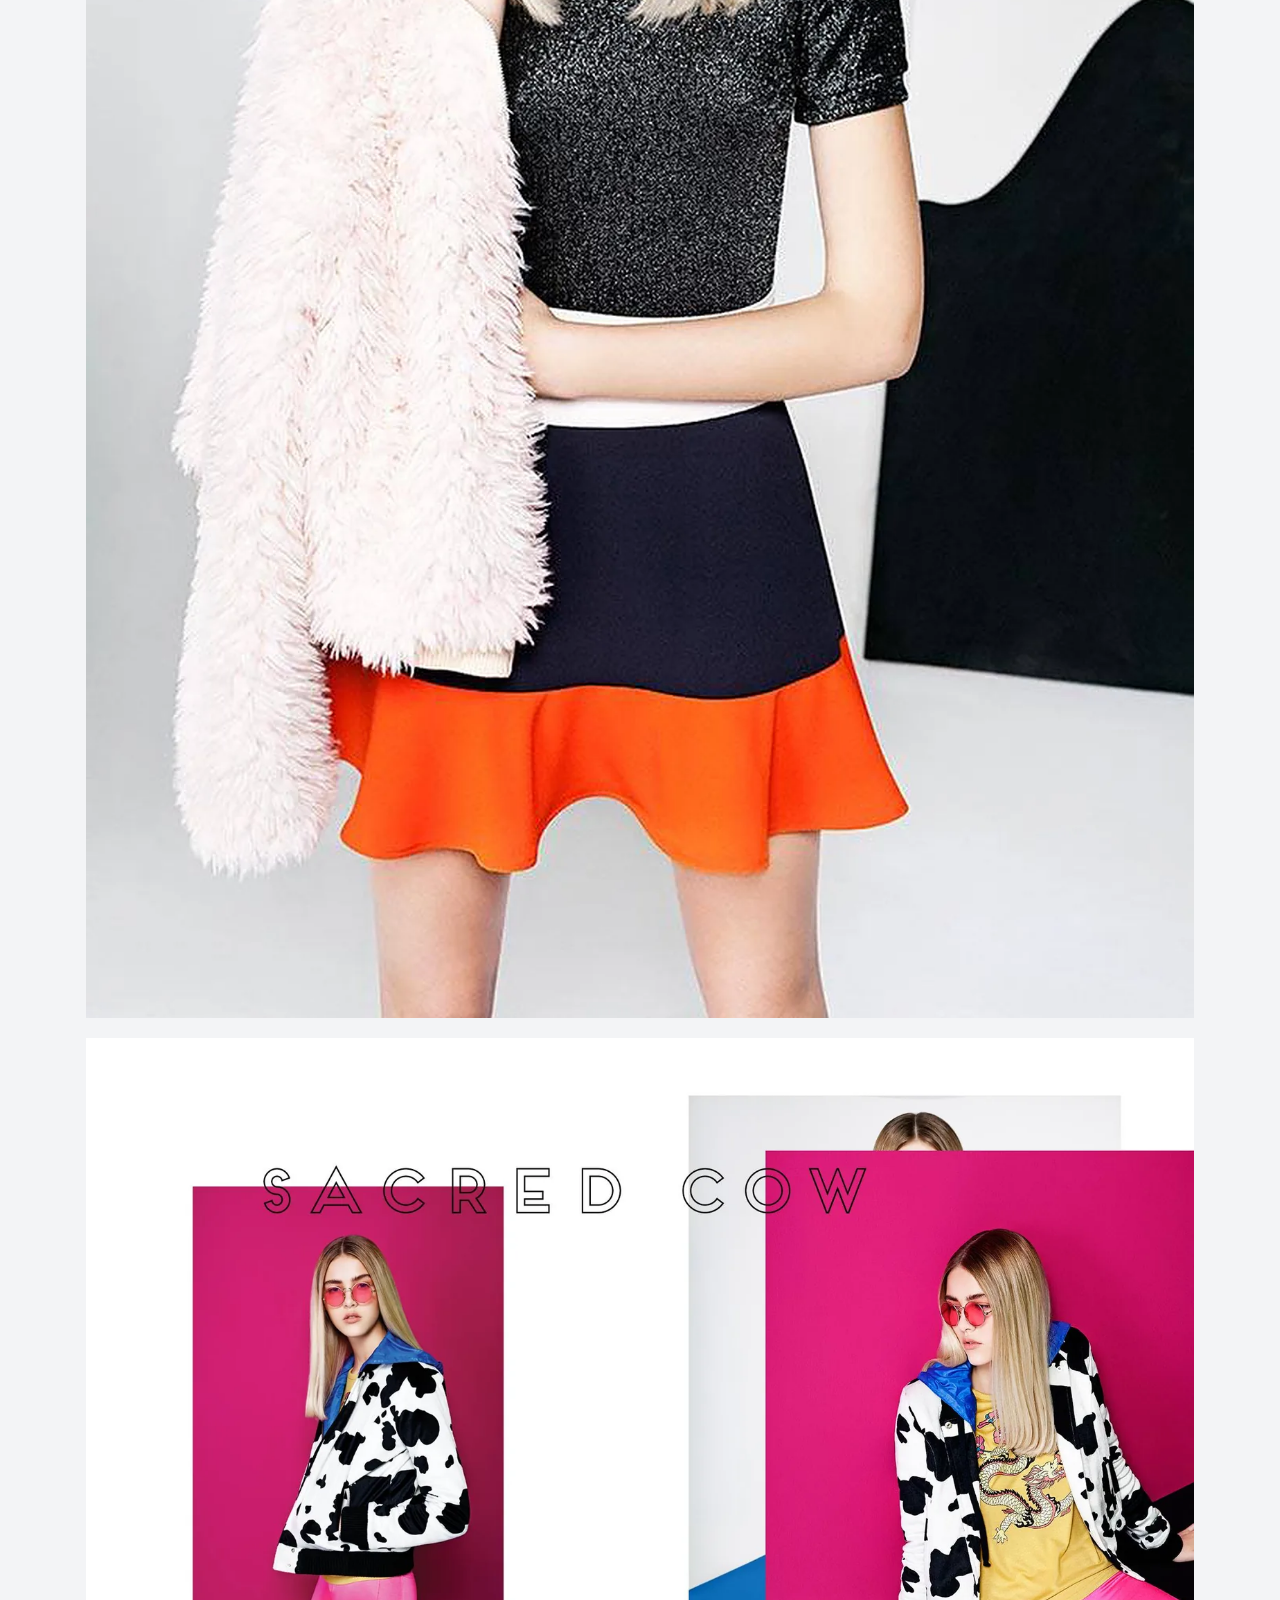
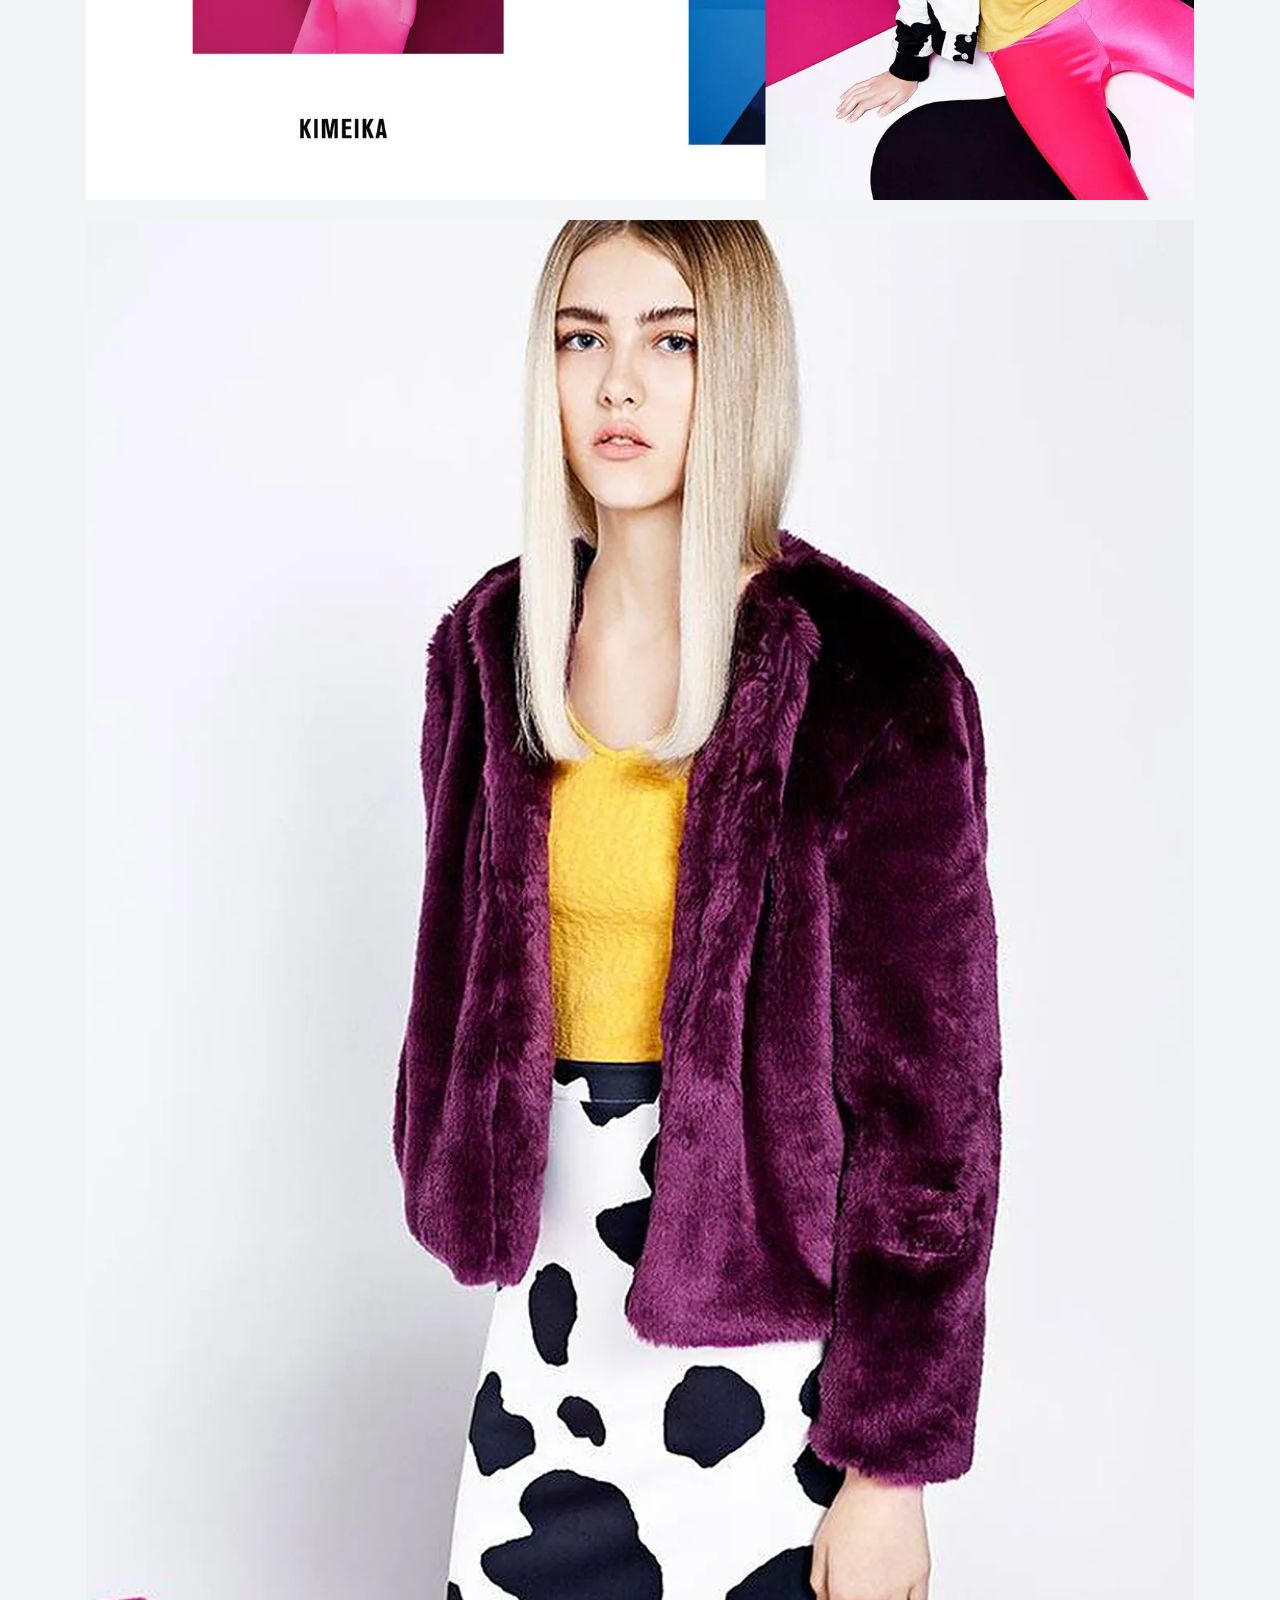
<file: work/kimeika-fw15-fashion-campaign.html>
<!doctype html>
<html lang="en">
<head>
<meta charset="utf-8">
<meta name="viewport" content="width=device-width, initial-scale=1, viewport-fit=cover">
<title>Kimeika FW15 · Fashion campaign | Nowi Plus</title>
<meta name="description" content="Kimeika FW15 Campaign &amp; Lookbook.">
<meta property="og:title" content="Kimeika FW15 · Fashion campaign | Nowi Plus">
<meta property="og:description" content="Kimeika FW15 Campaign &amp; Lookbook.">
<meta property="og:type" content="article">
<meta property="og:image" content="https://nowiplus.co/images/work/kimeika-fw15-fashion-campaign/01.webp">
<link rel="canonical" href="https://nowiplus.co/work/kimeika-fw15-fashion-campaign.html">
<link rel="preconnect" href="https://fonts.googleapis.com">
<link rel="preconnect" href="https://fonts.gstatic.com" crossorigin>
<link rel="stylesheet" href="https://fonts.googleapis.com/css2?family=Archivo:wdth,wght@62..125,400..900&family=Climate+Crisis&family=Hanken+Grotesk:wght@400;500;600&family=IBM+Plex+Mono:wght@400;500&display=swap">
<link rel="stylesheet" href="project.css">
</head>
<body>

<header class="top">
  <div class="wrap">
    <a class="mark" href="../index.html">Nowi<span>+</span></a>
    <nav aria-label="Main">
      <a href="../index.html#work">Work</a>
      <a href="../index.html#about" class="hide-s">About</a>
      <a href="../index.html#contact">Contact</a>
    </nav>
  </div>
</header>

<main>
  <article class="project">
    <div class="wrap">
      <a class="back" href="../index.html#work">&larr; All work</a>
      <div class="head">
        <span class="label">Fashion</span>
        <h1>Kimeika FW15</h1>
        <p class="what">Fashion campaign</p>
        <div class="lede"><p>Kimeika FW15 Campaign &amp; Lookbook.</p><p>Kimeika is a trendy clothing brand for a millennial audience in Buenos Aires, Argentina.</p></div>
        <ul class="facts"><li><span>Creative fields</span><span>Art Direction, Fashion, Graphic Design</span></li></ul>
      </div>
    </div>
    <div class="wrap col">
      <figure><img src="../images/work/kimeika-fw15-fashion-campaign/01.webp" width="1400" height="2100" alt="Kimeika FW15 · Fashion campaign, image 1" fetchpriority="high"></figure>
    </div>
    <div class="wrap col">
      <div class="prose">
<p><a href="https://vimeo.com/122553628" target="_blank" rel="noopener">Vimeo Link</a></p>
      </div>
    </div>
    <div class="wrap col gallery">
<figure><img src="../images/work/kimeika-fw15-fashion-campaign/02.webp" width="1400" height="2100" alt="Kimeika FW15 · Fashion campaign, image 2" loading="lazy" decoding="async"></figure>
<figure><img src="../images/work/kimeika-fw15-fashion-campaign/03.webp" width="1400" height="2100" alt="Kimeika FW15 · Fashion campaign, image 3" loading="lazy" decoding="async"></figure>
<figure><img src="../images/work/kimeika-fw15-fashion-campaign/04.webp" width="1400" height="2100" alt="Kimeika FW15 · Fashion campaign, image 4" loading="lazy" decoding="async"></figure>
<a class="video video-link" href="https://www.behance.net/gallery/24778597/Kimeika-FW15-Fashion-Campaign" target="_blank" rel="noopener"><span>Watch the video on Behance &#8599;</span></a>
<figure><img src="../images/work/kimeika-fw15-fashion-campaign/06.webp" width="1600" height="1099" alt="Kimeika FW15 · Fashion campaign, image 6" loading="lazy" decoding="async"></figure>
<figure><img src="../images/work/kimeika-fw15-fashion-campaign/07.webp" width="1400" height="2100" alt="Kimeika FW15 · Fashion campaign, image 7" loading="lazy" decoding="async"></figure>
<figure><img src="../images/work/kimeika-fw15-fashion-campaign/08.webp" width="1400" height="2100" alt="Kimeika FW15 · Fashion campaign, image 8" loading="lazy" decoding="async"></figure>
<figure><img src="../images/work/kimeika-fw15-fashion-campaign/09.webp" width="1400" height="2100" alt="Kimeika FW15 · Fashion campaign, image 9" loading="lazy" decoding="async"></figure>
<figure><img src="../images/work/kimeika-fw15-fashion-campaign/10.webp" width="1600" height="1099" alt="Kimeika FW15 · Fashion campaign, image 10" loading="lazy" decoding="async"></figure>
<figure><img src="../images/work/kimeika-fw15-fashion-campaign/11.webp" width="1400" height="2100" alt="Kimeika FW15 · Fashion campaign, image 11" loading="lazy" decoding="async"></figure>
<figure><img src="../images/work/kimeika-fw15-fashion-campaign/12.webp" width="1400" height="2070" alt="Kimeika FW15 · Fashion campaign, image 12" loading="lazy" decoding="async"></figure>
<figure><img src="../images/work/kimeika-fw15-fashion-campaign/13.webp" width="1400" height="2140" alt="Kimeika FW15 · Fashion campaign, image 13" loading="lazy" decoding="async"></figure>
<figure><img src="../images/work/kimeika-fw15-fashion-campaign/14.webp" width="1400" height="2100" alt="Kimeika FW15 · Fashion campaign, image 14" loading="lazy" decoding="async"></figure>
<figure><img src="../images/work/kimeika-fw15-fashion-campaign/15.webp" width="1600" height="1099" alt="Kimeika FW15 · Fashion campaign, image 15" loading="lazy" decoding="async"></figure>
<figure><img src="../images/work/kimeika-fw15-fashion-campaign/16.webp" width="1400" height="2100" alt="Kimeika FW15 · Fashion campaign, image 16" loading="lazy" decoding="async"></figure>
<figure><img src="../images/work/kimeika-fw15-fashion-campaign/17.webp" width="1400" height="2100" alt="Kimeika FW15 · Fashion campaign, image 17" loading="lazy" decoding="async"></figure>
<figure><img src="../images/work/kimeika-fw15-fashion-campaign/18.webp" width="1400" height="2100" alt="Kimeika FW15 · Fashion campaign, image 18" loading="lazy" decoding="async"></figure>
<figure><img src="../images/work/kimeika-fw15-fashion-campaign/19.webp" width="1600" height="1099" alt="Kimeika FW15 · Fashion campaign, image 19" loading="lazy" decoding="async"></figure>
<figure><img src="../images/work/kimeika-fw15-fashion-campaign/20.webp" width="1400" height="2100" alt="Kimeika FW15 · Fashion campaign, image 20" loading="lazy" decoding="async"></figure>
<figure><img src="../images/work/kimeika-fw15-fashion-campaign/21.webp" width="1400" height="2100" alt="Kimeika FW15 · Fashion campaign, image 21" loading="lazy" decoding="async"></figure>
<figure><img src="../images/work/kimeika-fw15-fashion-campaign/22.webp" width="1400" height="2106" alt="Kimeika FW15 · Fashion campaign, image 22" loading="lazy" decoding="async"></figure>
<figure><img src="../images/work/kimeika-fw15-fashion-campaign/23.webp" width="599" height="898" alt="Kimeika FW15 · Fashion campaign, image 23" loading="lazy" decoding="async"></figure>
<figure><img src="../images/work/kimeika-fw15-fashion-campaign/24.webp" width="1400" height="2106" alt="Kimeika FW15 · Fashion campaign, image 24" loading="lazy" decoding="async"></figure>
<figure><img src="../images/work/kimeika-fw15-fashion-campaign/25.webp" width="1400" height="1810" alt="Kimeika FW15 · Fashion campaign, image 25" loading="lazy" decoding="async"></figure>
<figure><img src="../images/work/kimeika-fw15-fashion-campaign/26.webp" width="1400" height="1810" alt="Kimeika FW15 · Fashion campaign, image 26" loading="lazy" decoding="async"></figure>
<figure><img src="../images/work/kimeika-fw15-fashion-campaign/27.webp" width="1400" height="1810" alt="Kimeika FW15 · Fashion campaign, image 27" loading="lazy" decoding="async"></figure>
<figure><img src="../images/work/kimeika-fw15-fashion-campaign/28.webp" width="1600" height="1023" alt="Kimeika FW15 · Fashion campaign, image 28" loading="lazy" decoding="async"></figure>
    </div>
    <div class="wrap col">
      <section class="credits"><h2>Credits</h2><dl><div class="row"><dt>Her</dt><dd>Sofía Kaless for Lo Management</dd></div><div class="row"><dt>Photo</dt><dd>Santiago Albanell</dd></div><div class="row"><dt>Video</dt><dd>Francisco Houser for Pantera &amp; Co.</dd></div><div class="row"><dt>Creative Direction</dt><dd>Pardo &amp; Manu Maurino</dd></div><div class="row"><dt>Art Direction &amp; Design</dt><dd>Nowi Plus</dd></div><div class="row"><dt>Styling</dt><dd>Manuel Morales</dd></div><div class="row"><dt>Hair</dt><dd>Facundo Diaz for Estudio H</dd></div><div class="row"><dt>Make-up</dt><dd>Natali Rencín for Estudio Novillo</dd></div><div class="row"><dt>Fashion Designers</dt><dd>Astrid Holinger &amp; Julia De la Rosa</dd></div><div class="row"><dt>Executive Production</dt><dd>Maria Laura Taiariol for Surreal</dd></div><div class="row"><dt>Web</dt><dd><a href="http://www.kimeika.com.ar" target="_blank" rel="noopener">kimeika.com.ar</a></dd></div><div class="row"><dt>Instagram</dt><dd><a href="http://instagram.com/kimeika" target="_blank" rel="noopener">@kimeika</a></dd></div></dl></section>
      <p class="source"><a href="https://www.behance.net/gallery/24778597/Kimeika-FW15-Fashion-Campaign" target="_blank" rel="noopener">View this project on Behance &#8599;</a></p>
    </div>
    <nav class="wrap pager" aria-label="More projects"><a class="prev" href="mcdonalds-ar-happy-meal-campaign.html"><span class="label">Previous</span><b>McDonald's</b></a><a class="next" href="caviahue-ski-resort-rebranding-campaign.html"><span class="label">Next</span><b>Caviahue Ski Resort</b></a></nav>
  </article>
</main>

<footer class="contact" id="contact">
  <div class="wrap">
    <span class="label" style="color:inherit;opacity:.8">Contact</span>
    <h2>Got a launch, a rebrand or a story to tell?</h2>
    <div class="row">
      <a class="email" href="mailto:work@nowiplus.co">work@nowiplus.co</a>
    </div>
    <div class="social">
      <a href="https://www.linkedin.com/in/nowiplus/" target="_blank" rel="noopener">LinkedIn &#8599;</a>
      <a href="https://instagram.com/nowiplus" target="_blank" rel="noopener">Instagram &#8599;</a>
      <a href="https://www.behance.net/nowiplus" target="_blank" rel="noopener">Behance &#8599;</a>
    </div>
    <small>&copy; <span id="yr">2026</span> Nowi Plus &middot; Barcelona</small>
  </div>
</footer>
<script>document.getElementById("yr").textContent = new Date().getFullYear();</script>
</body>
</html>
</file>
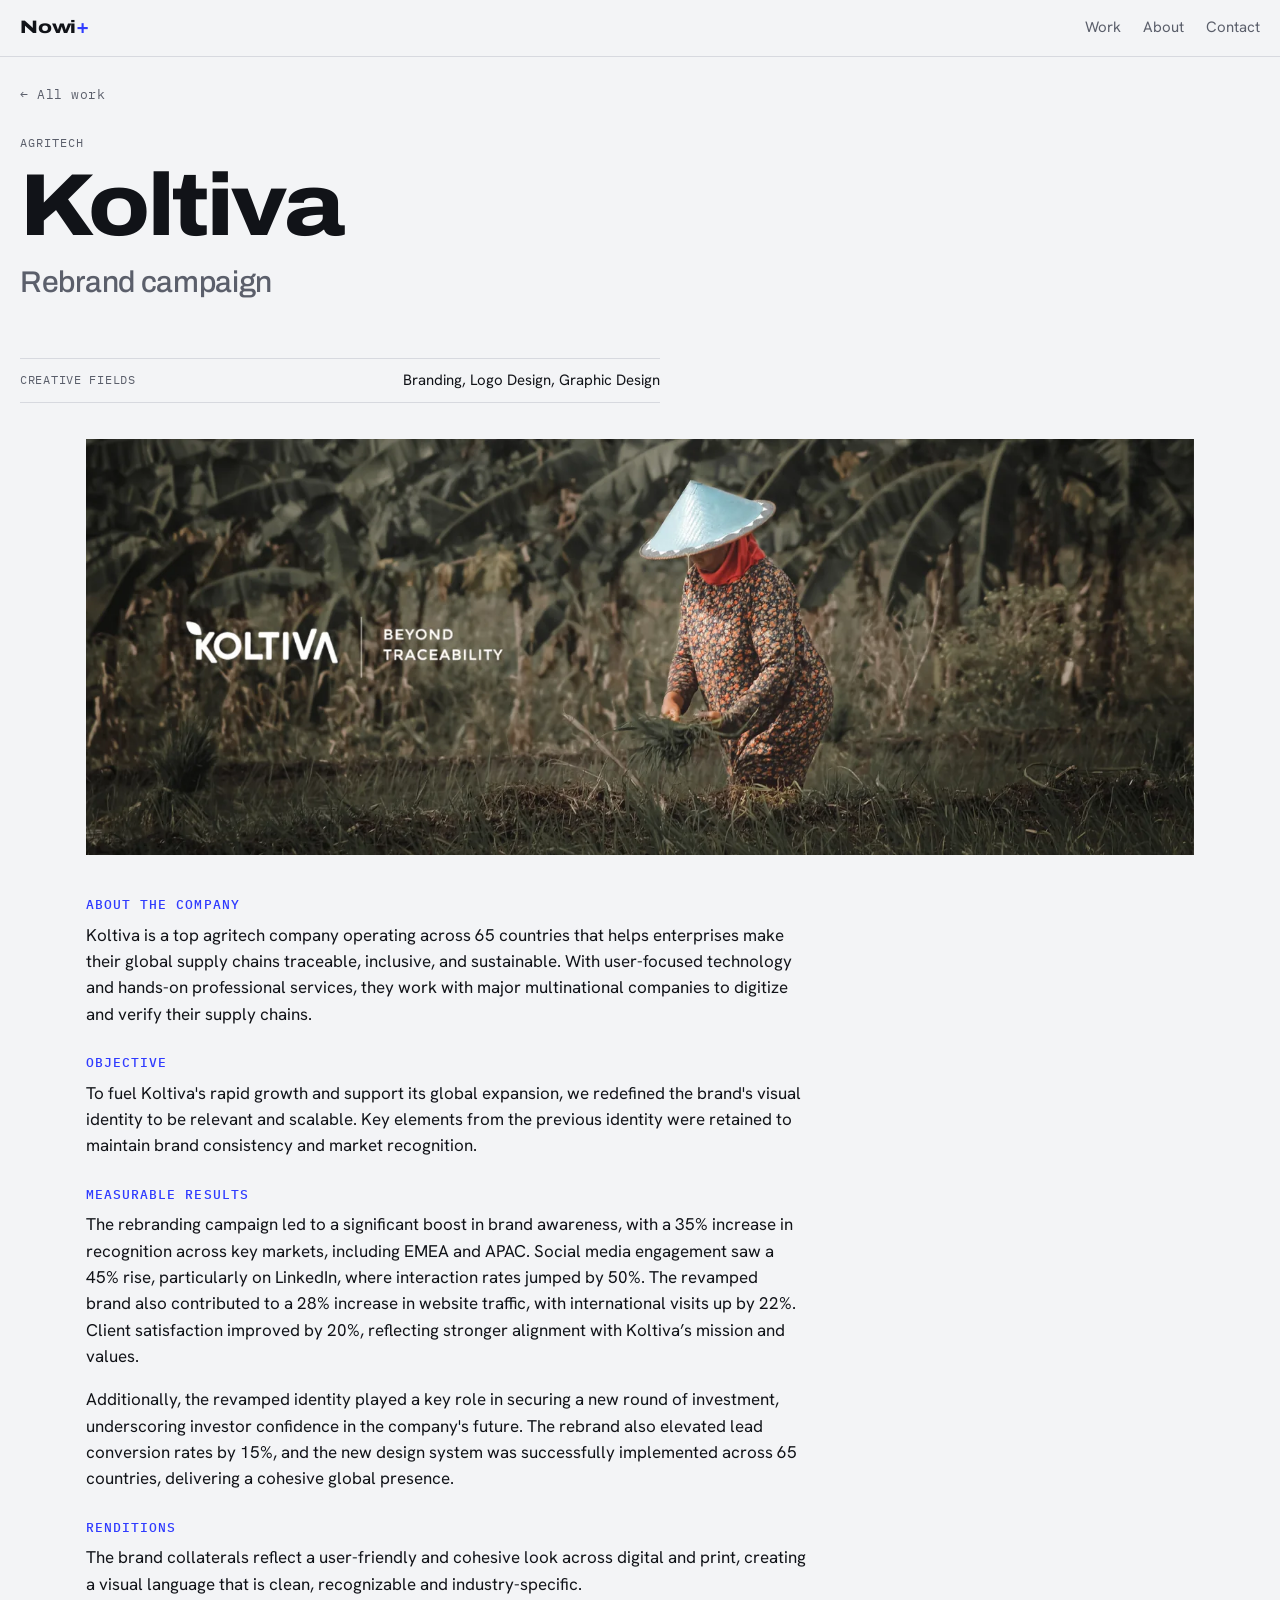
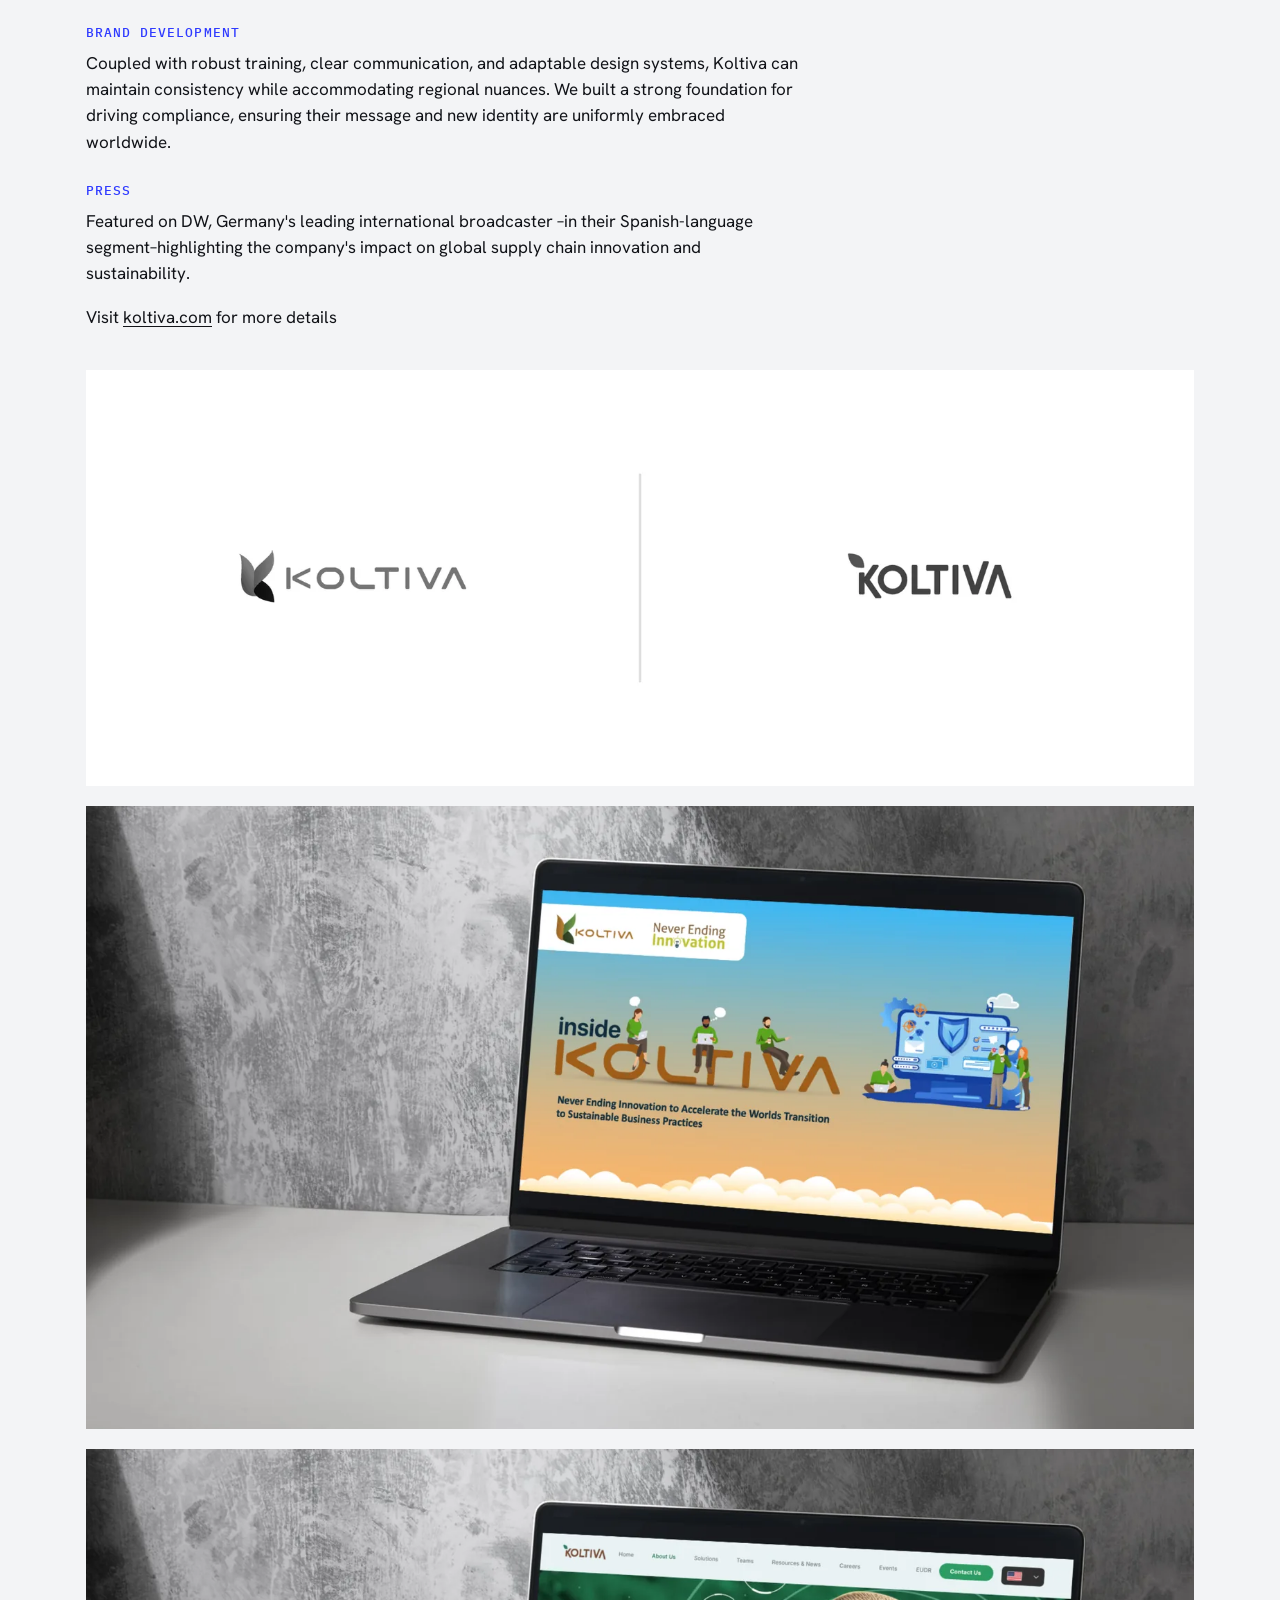
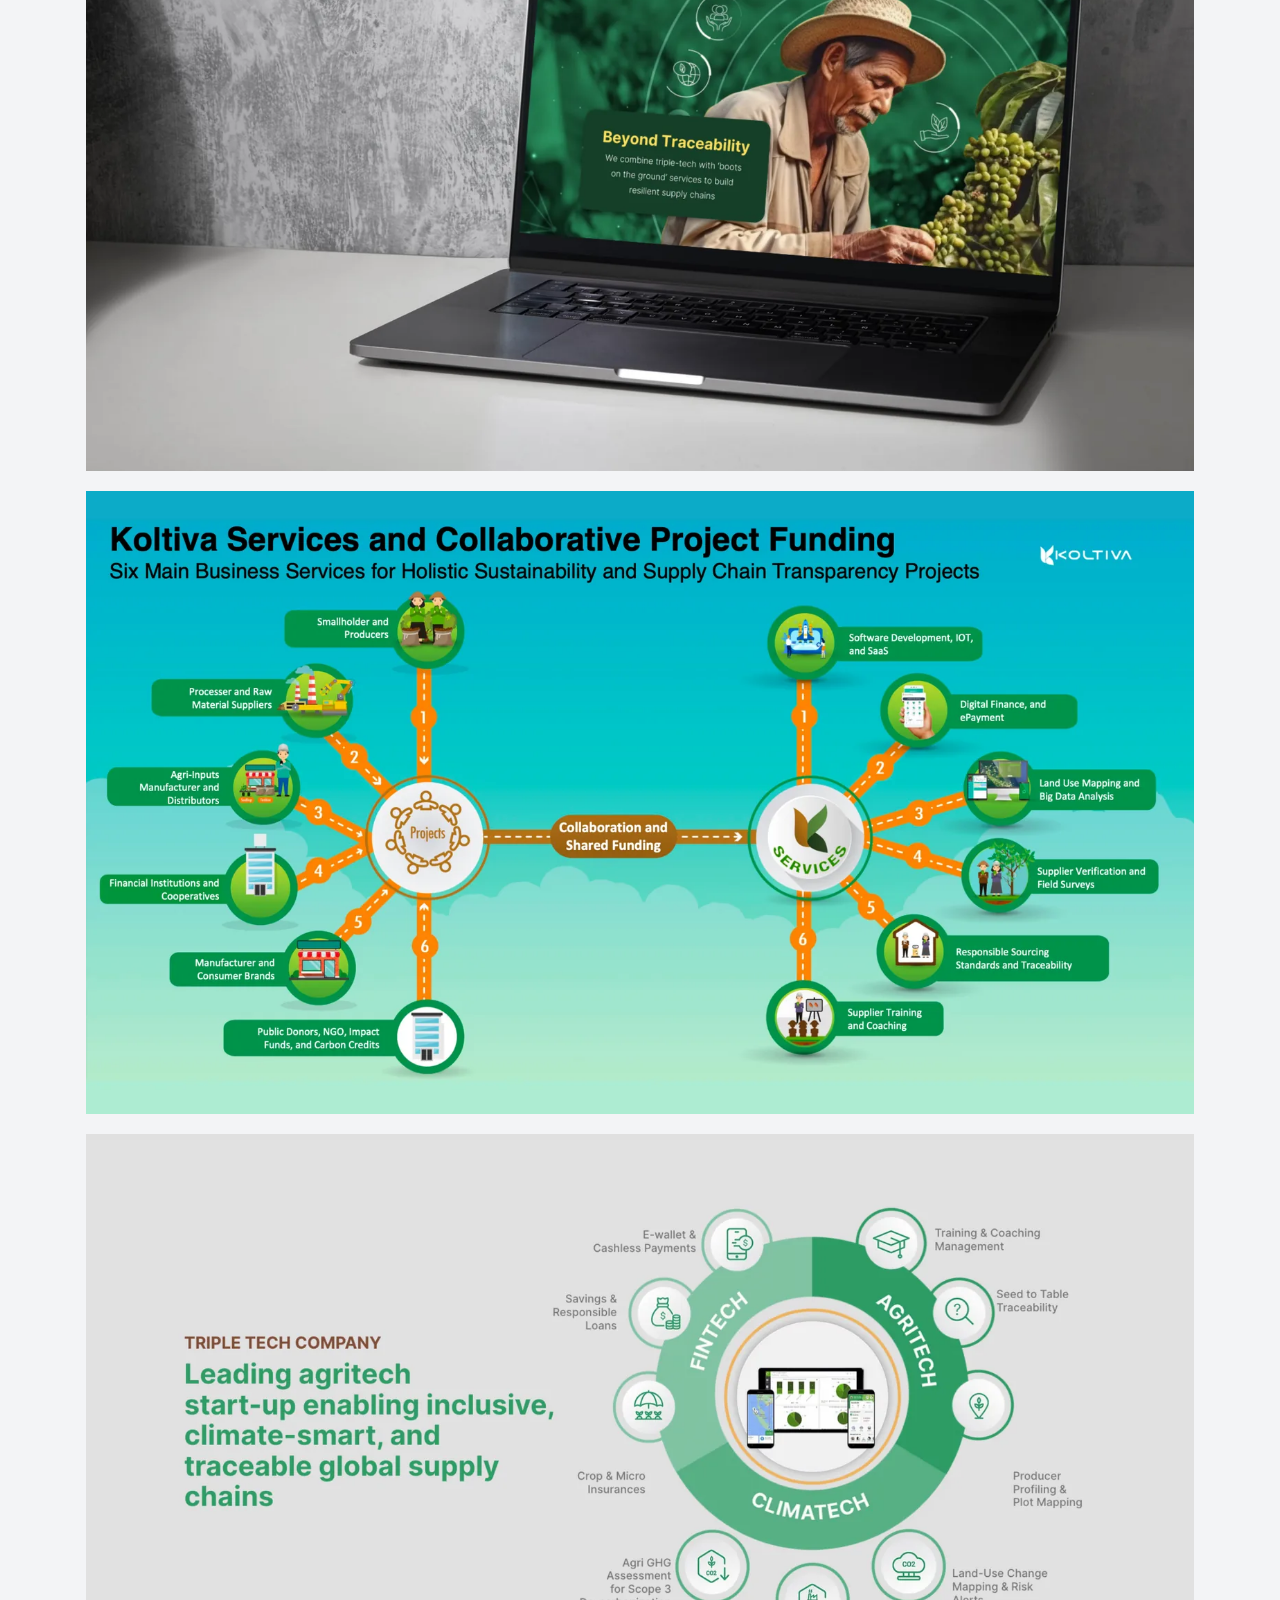
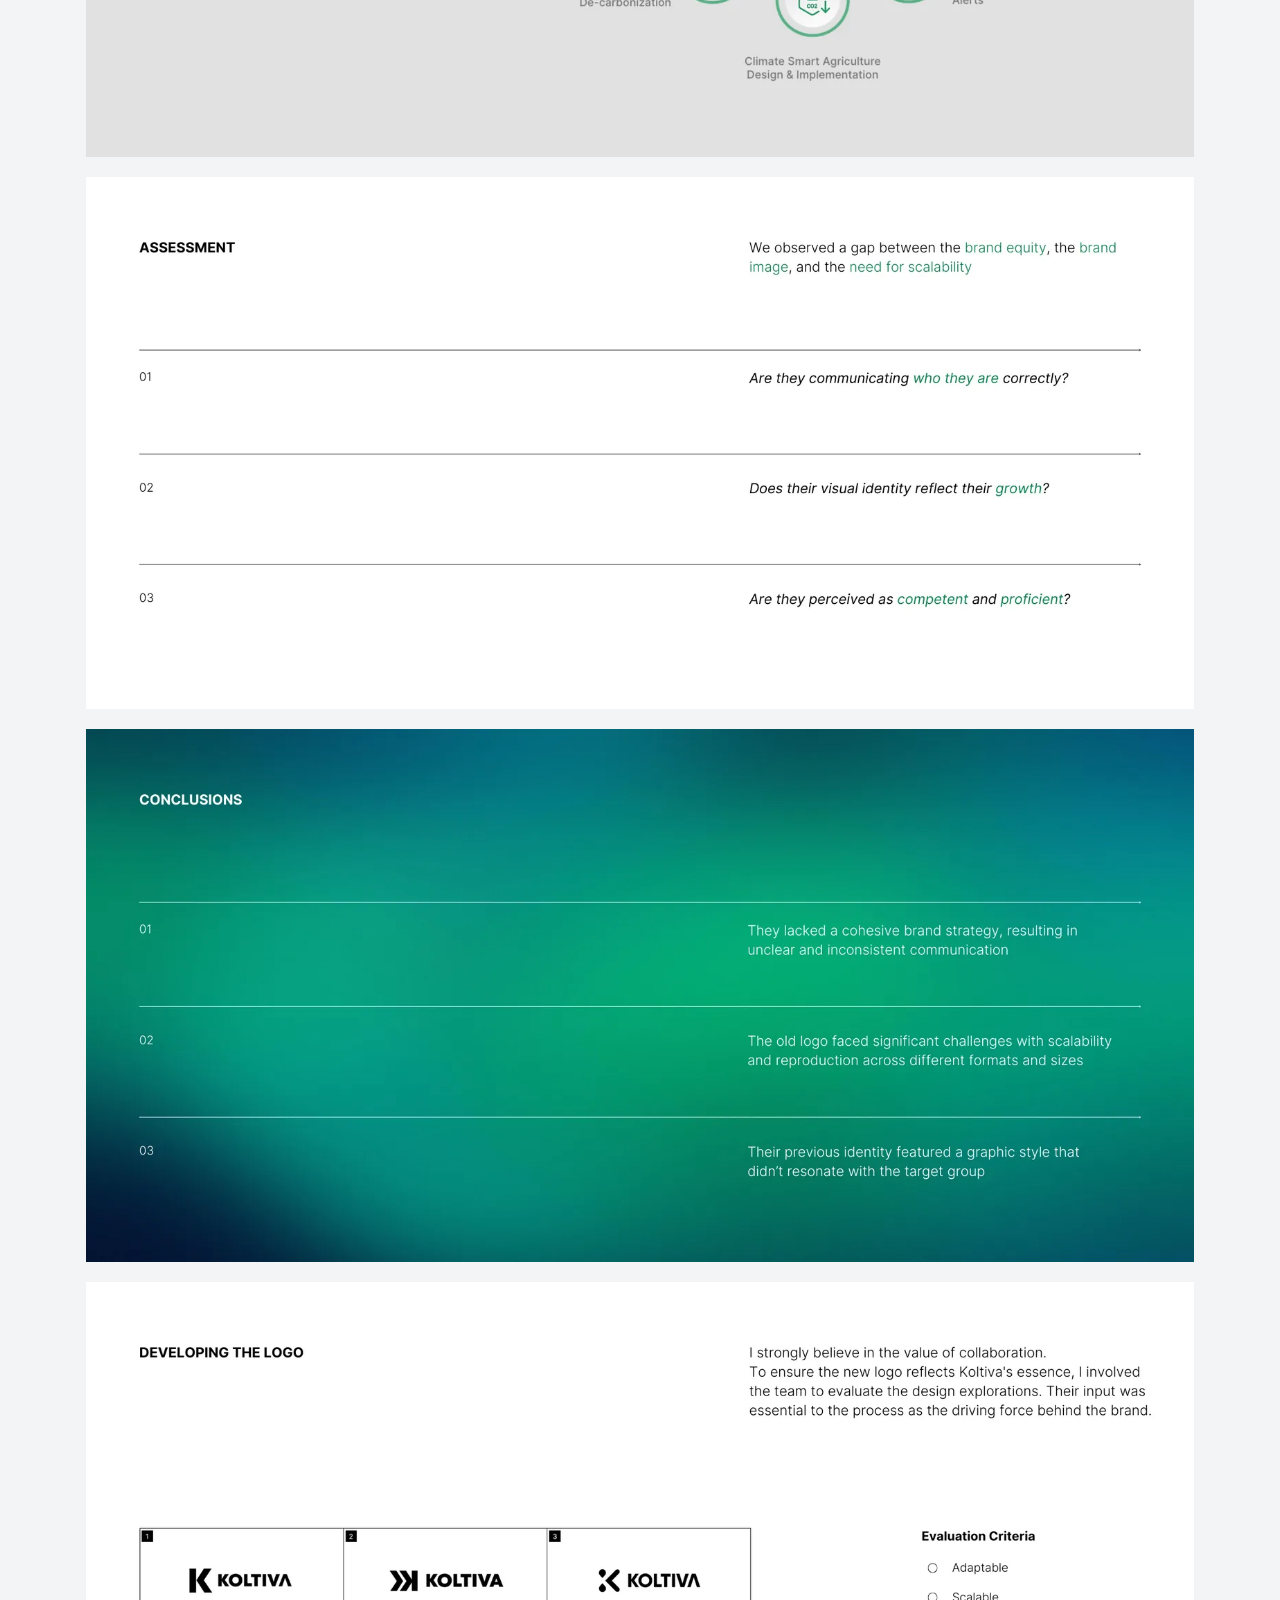
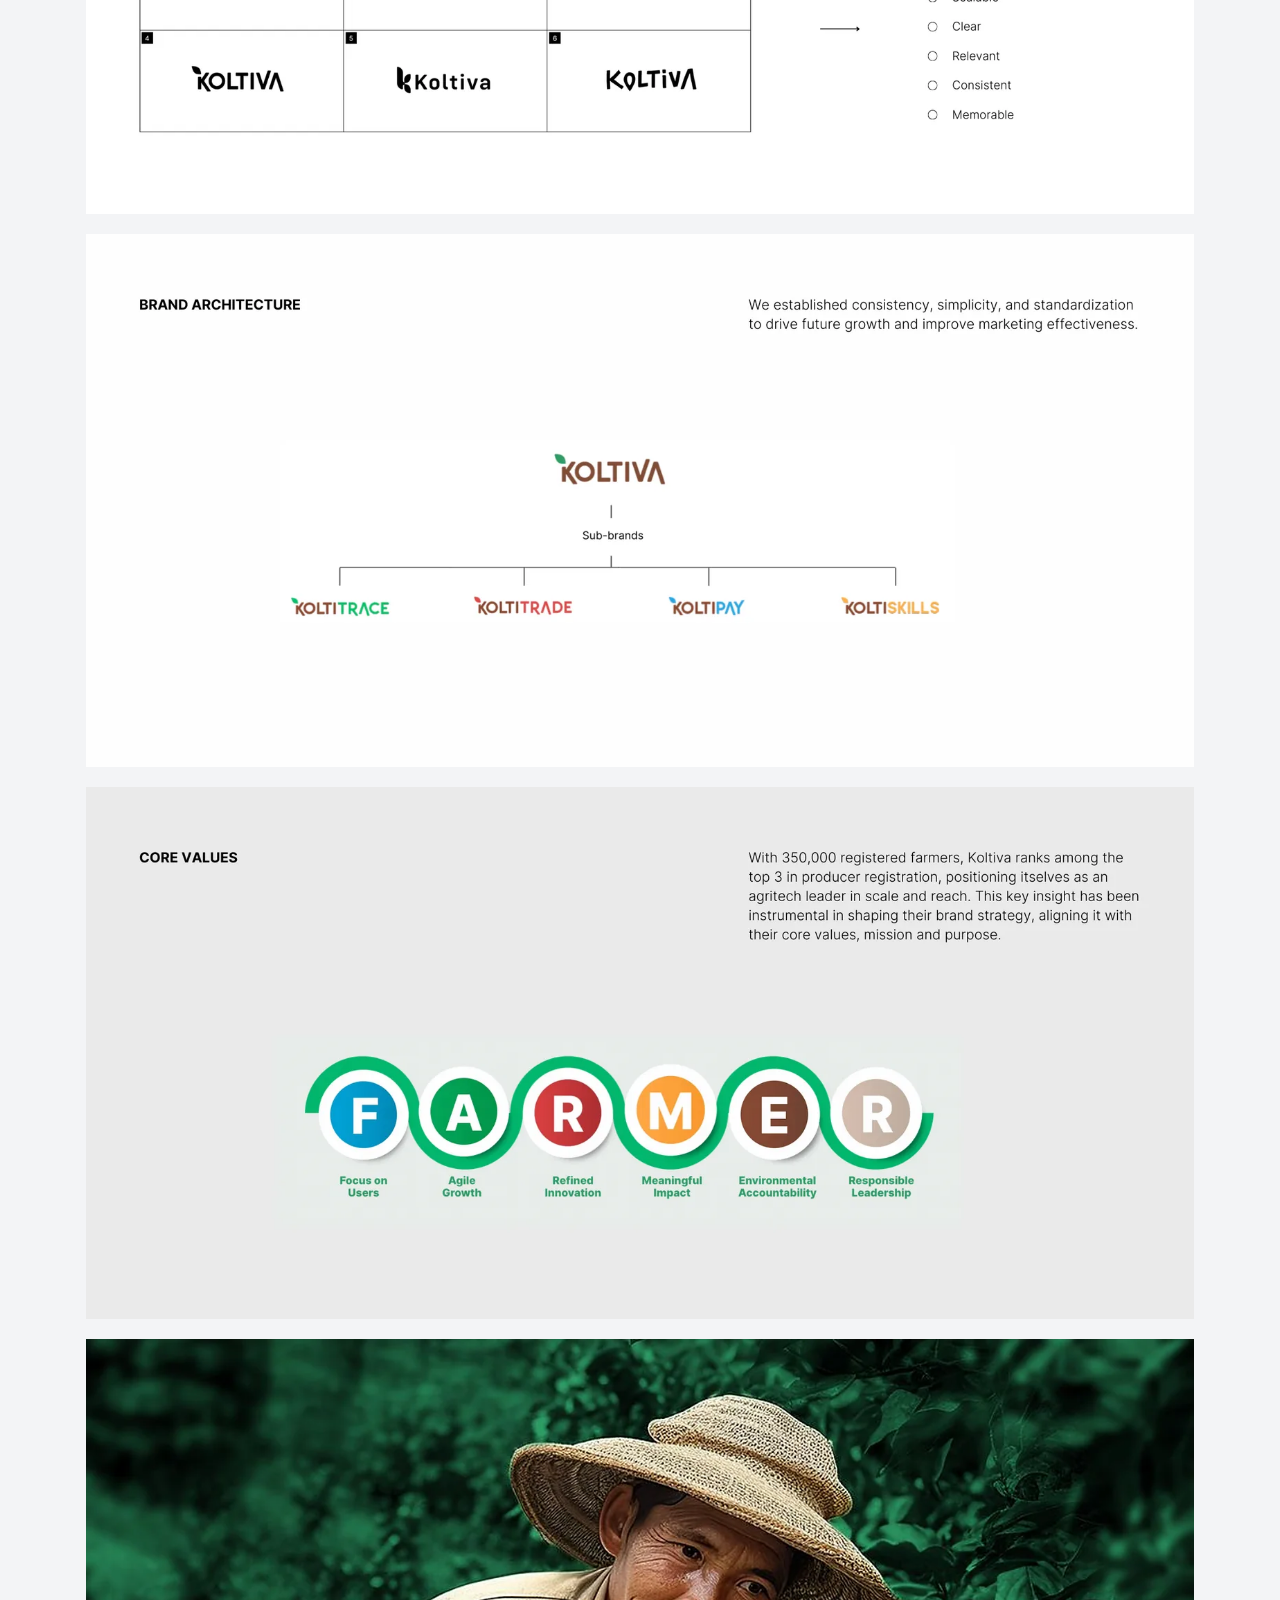
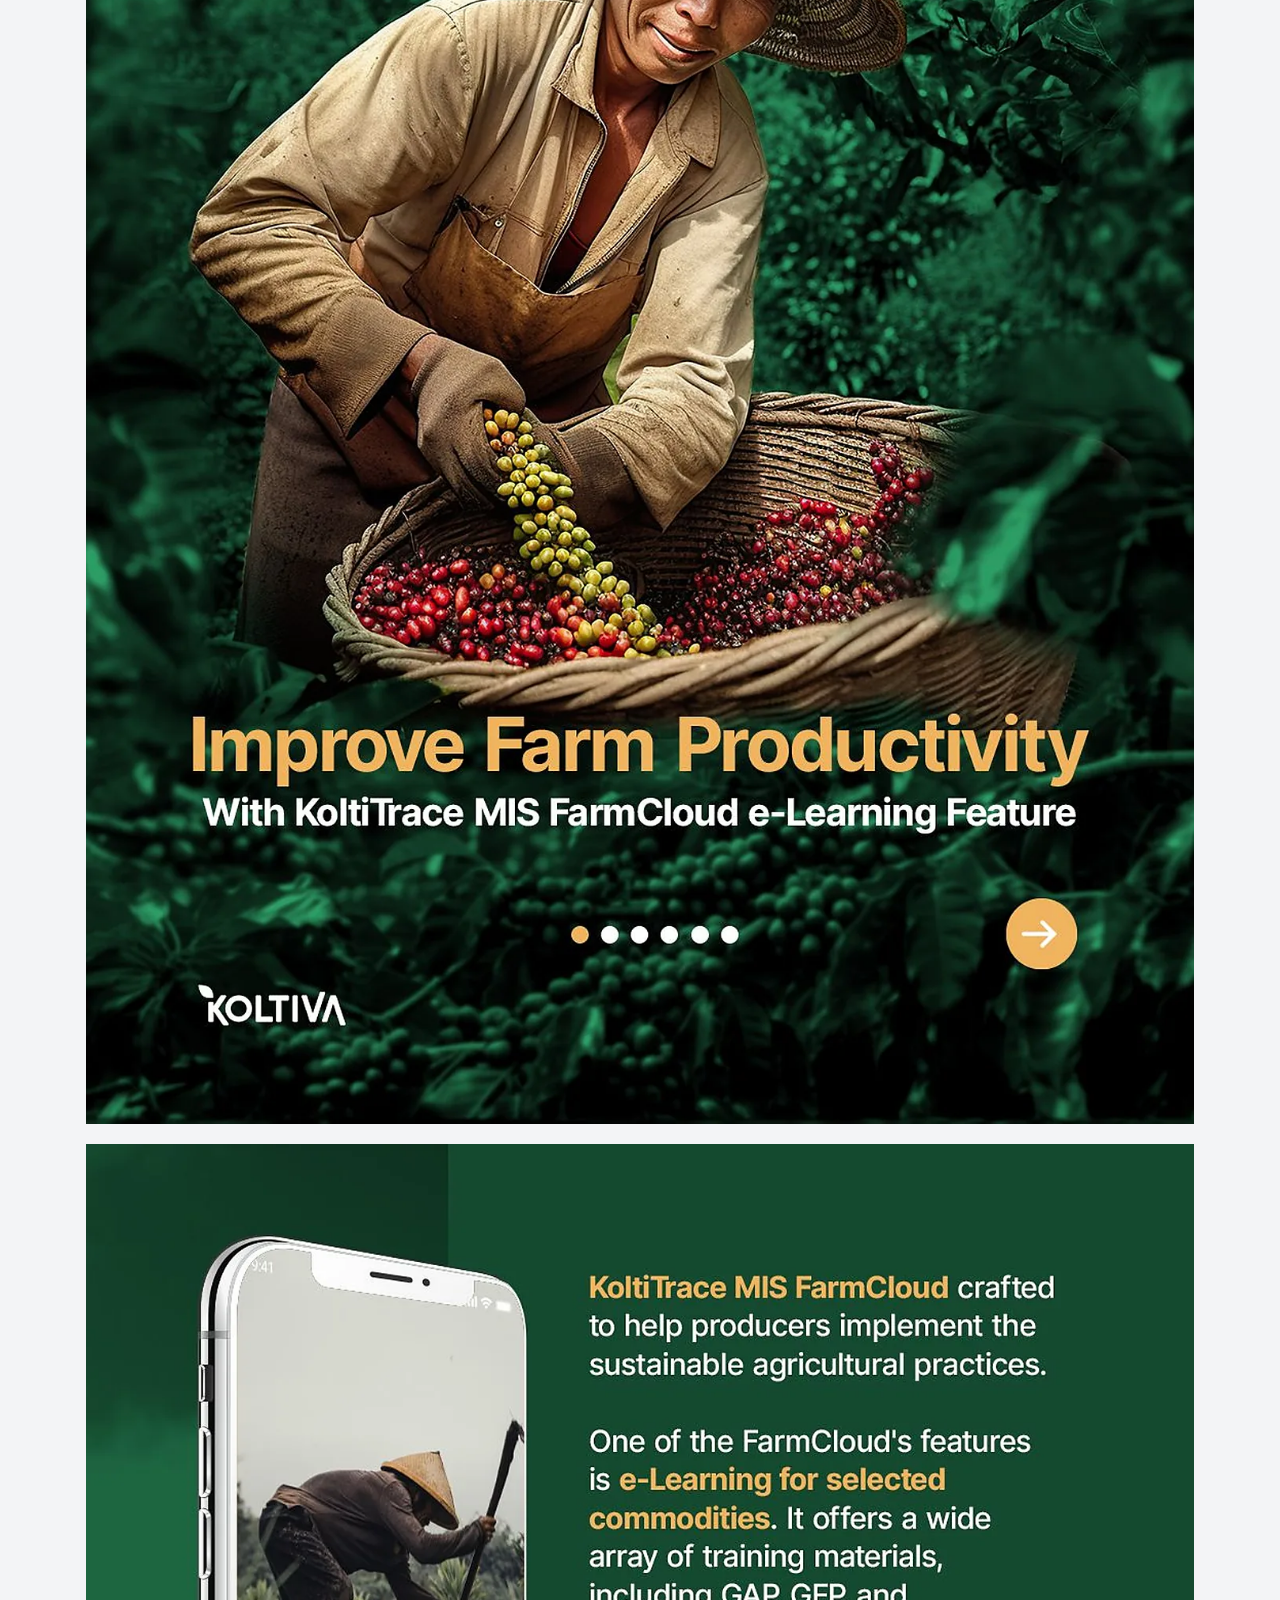
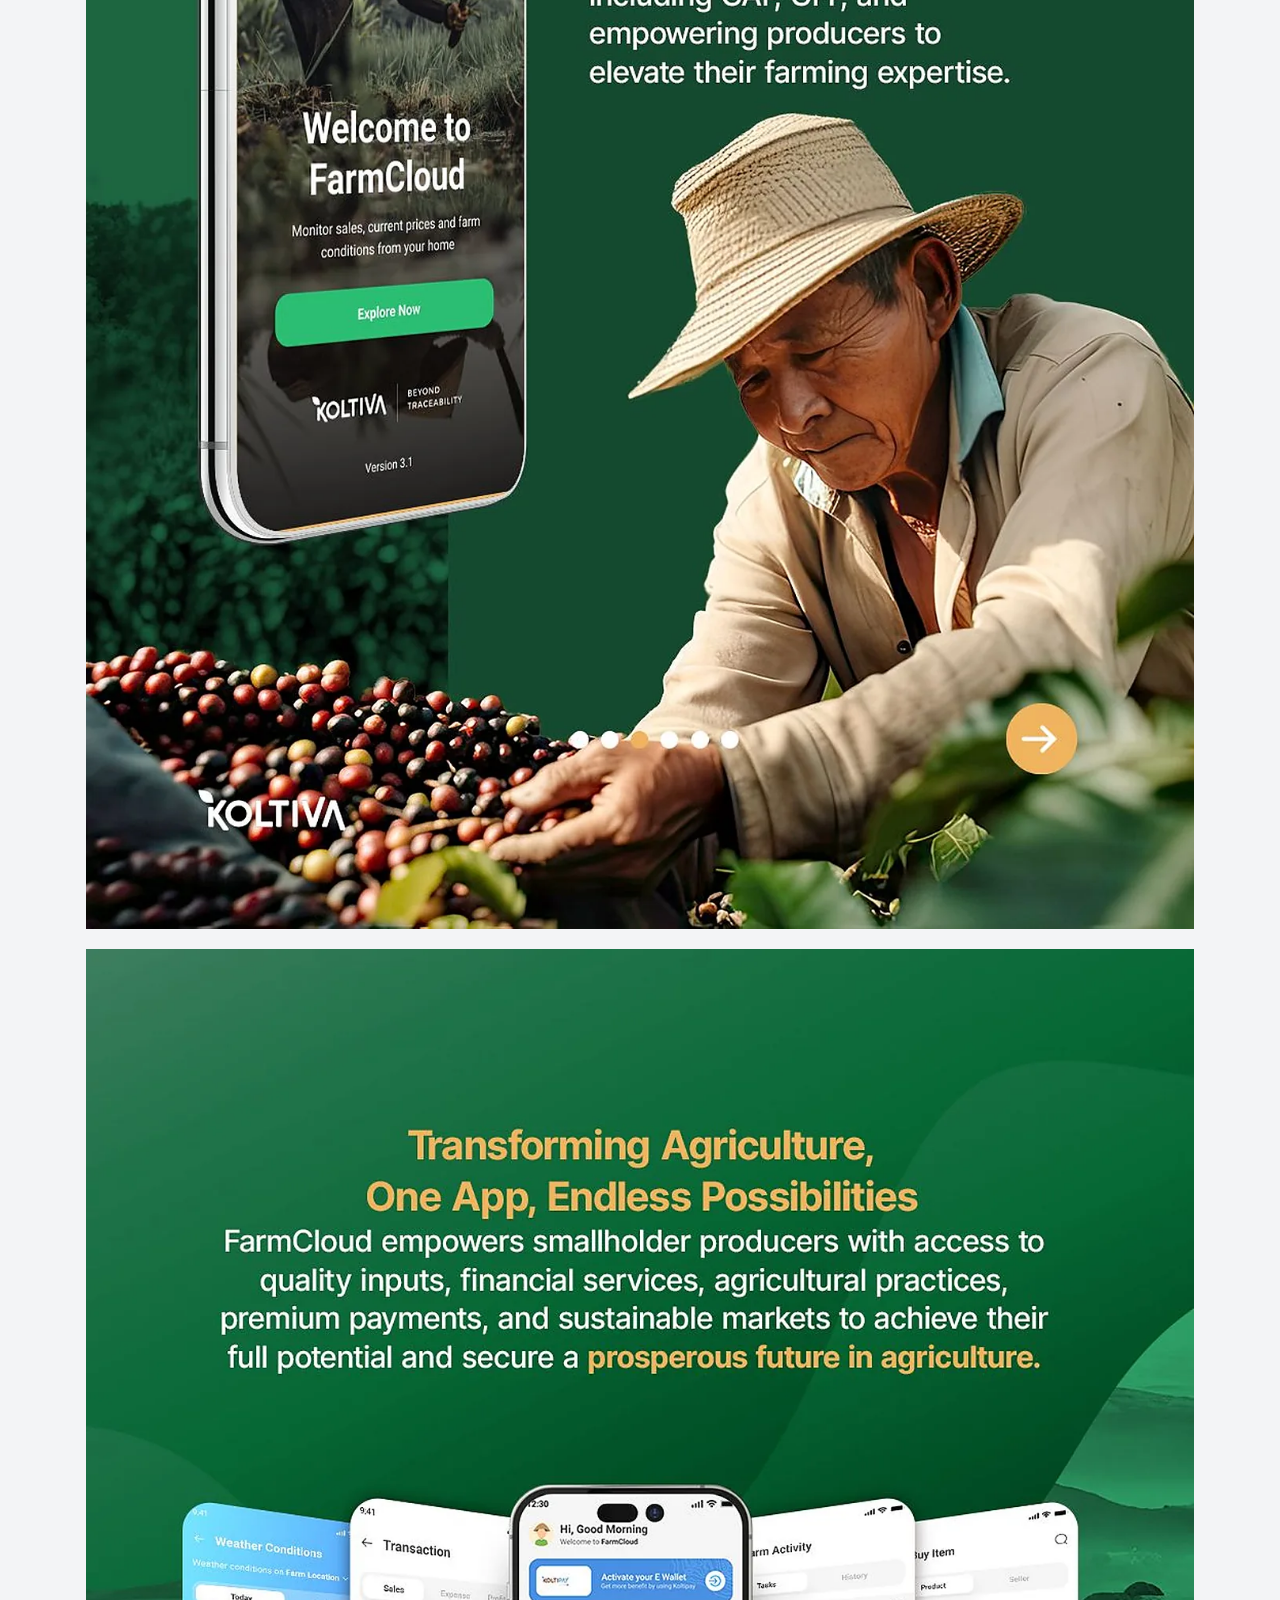
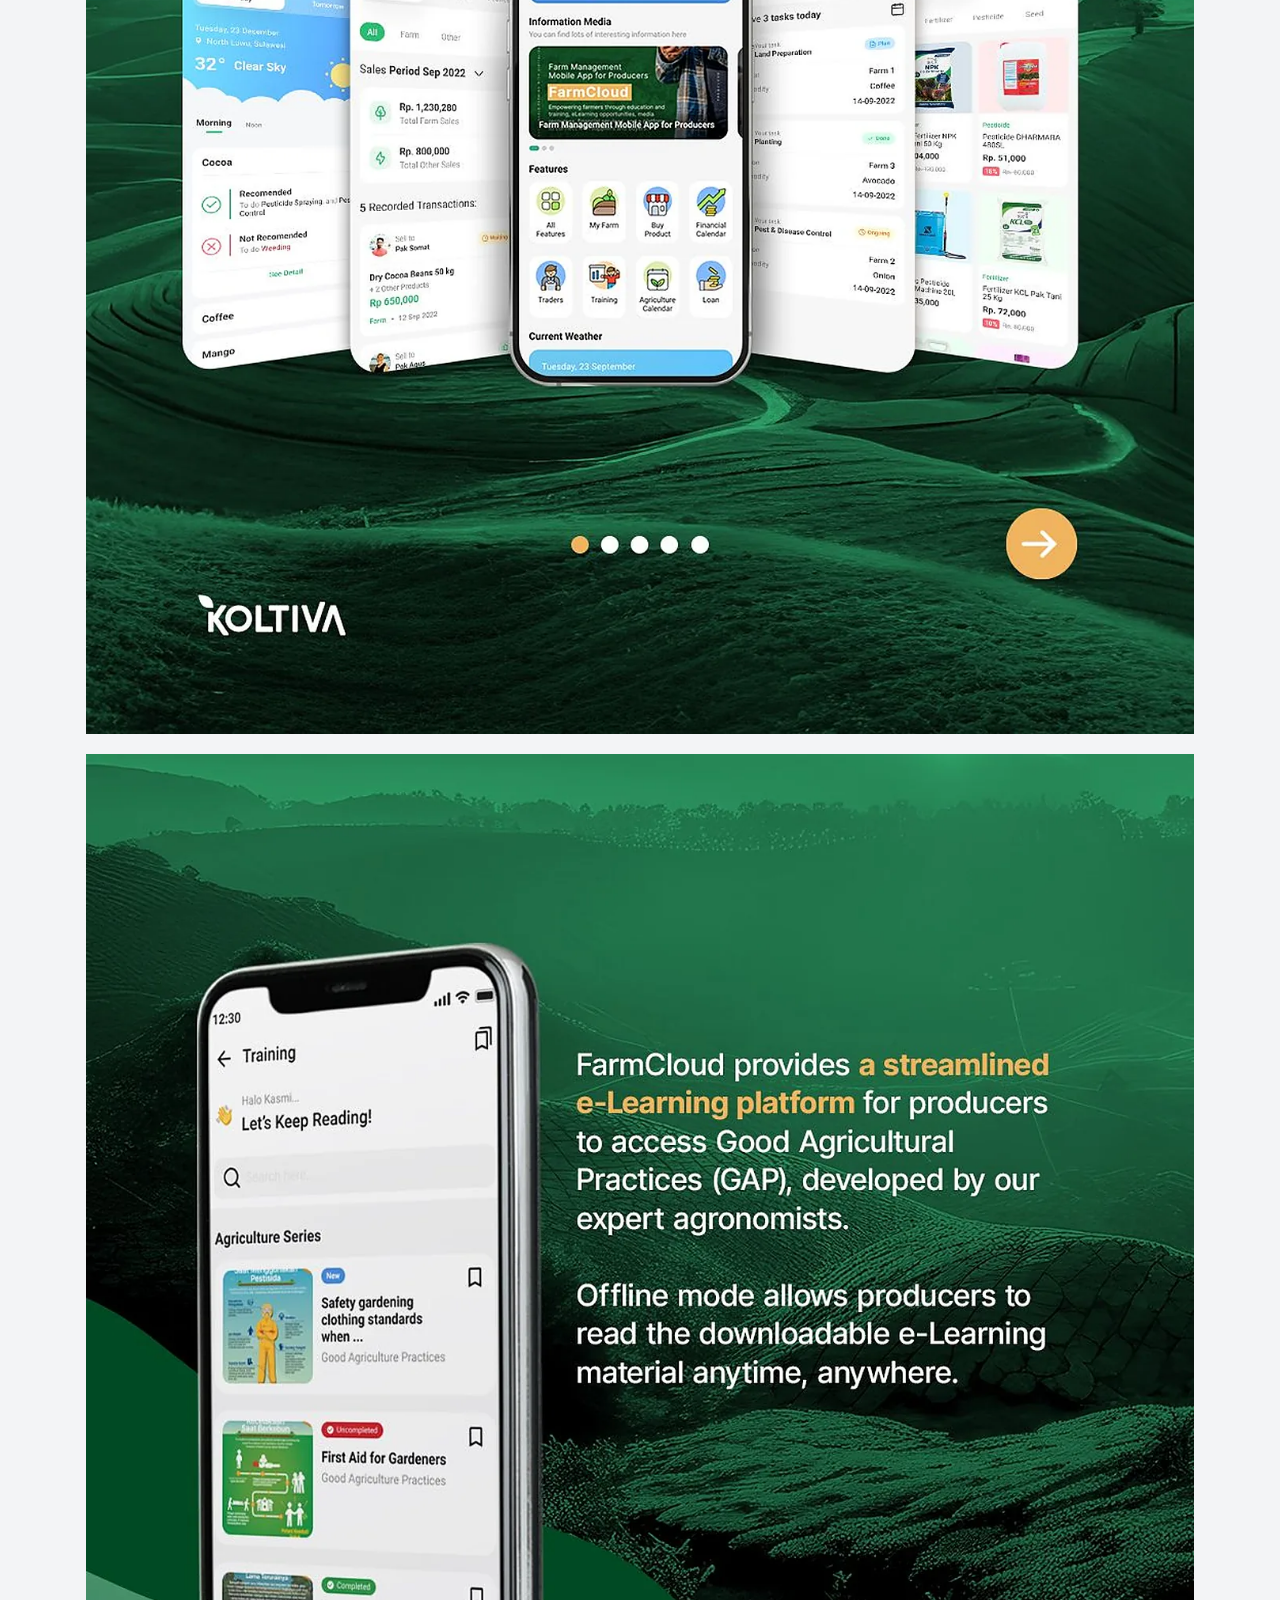
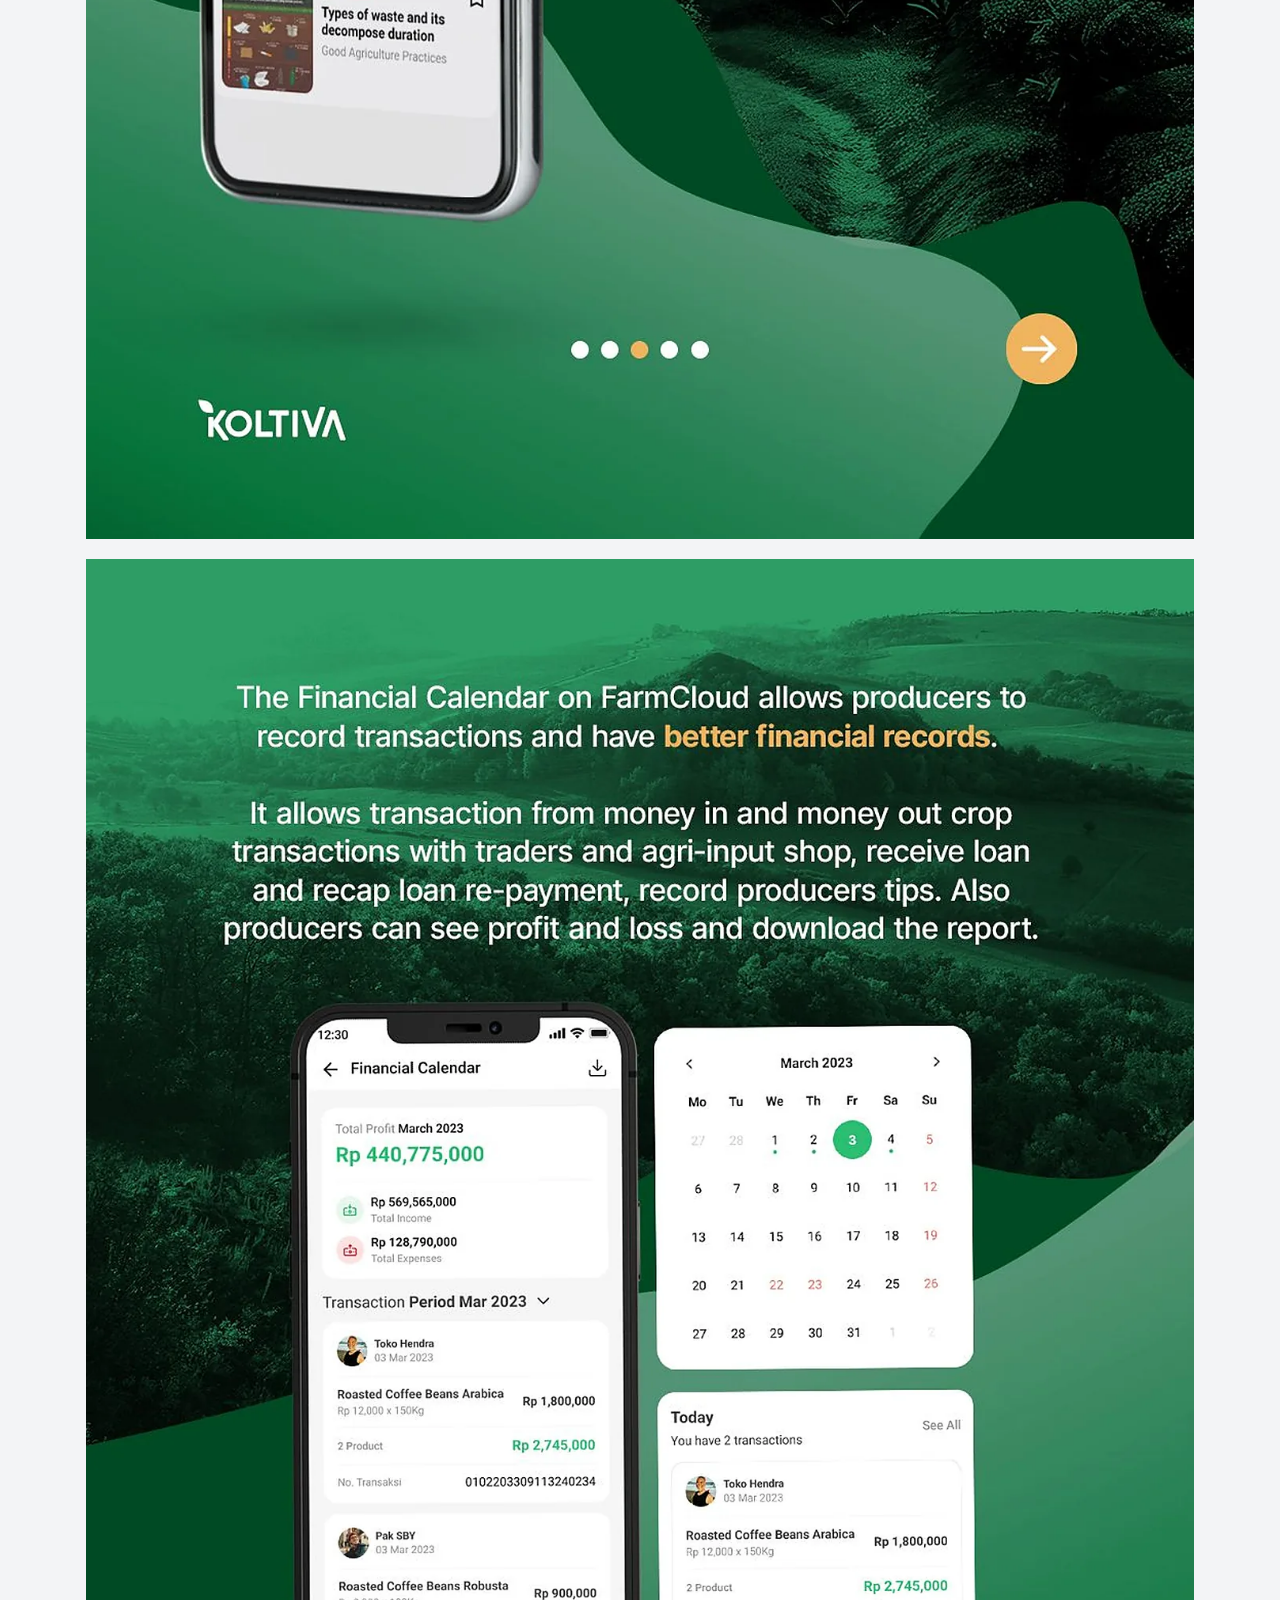
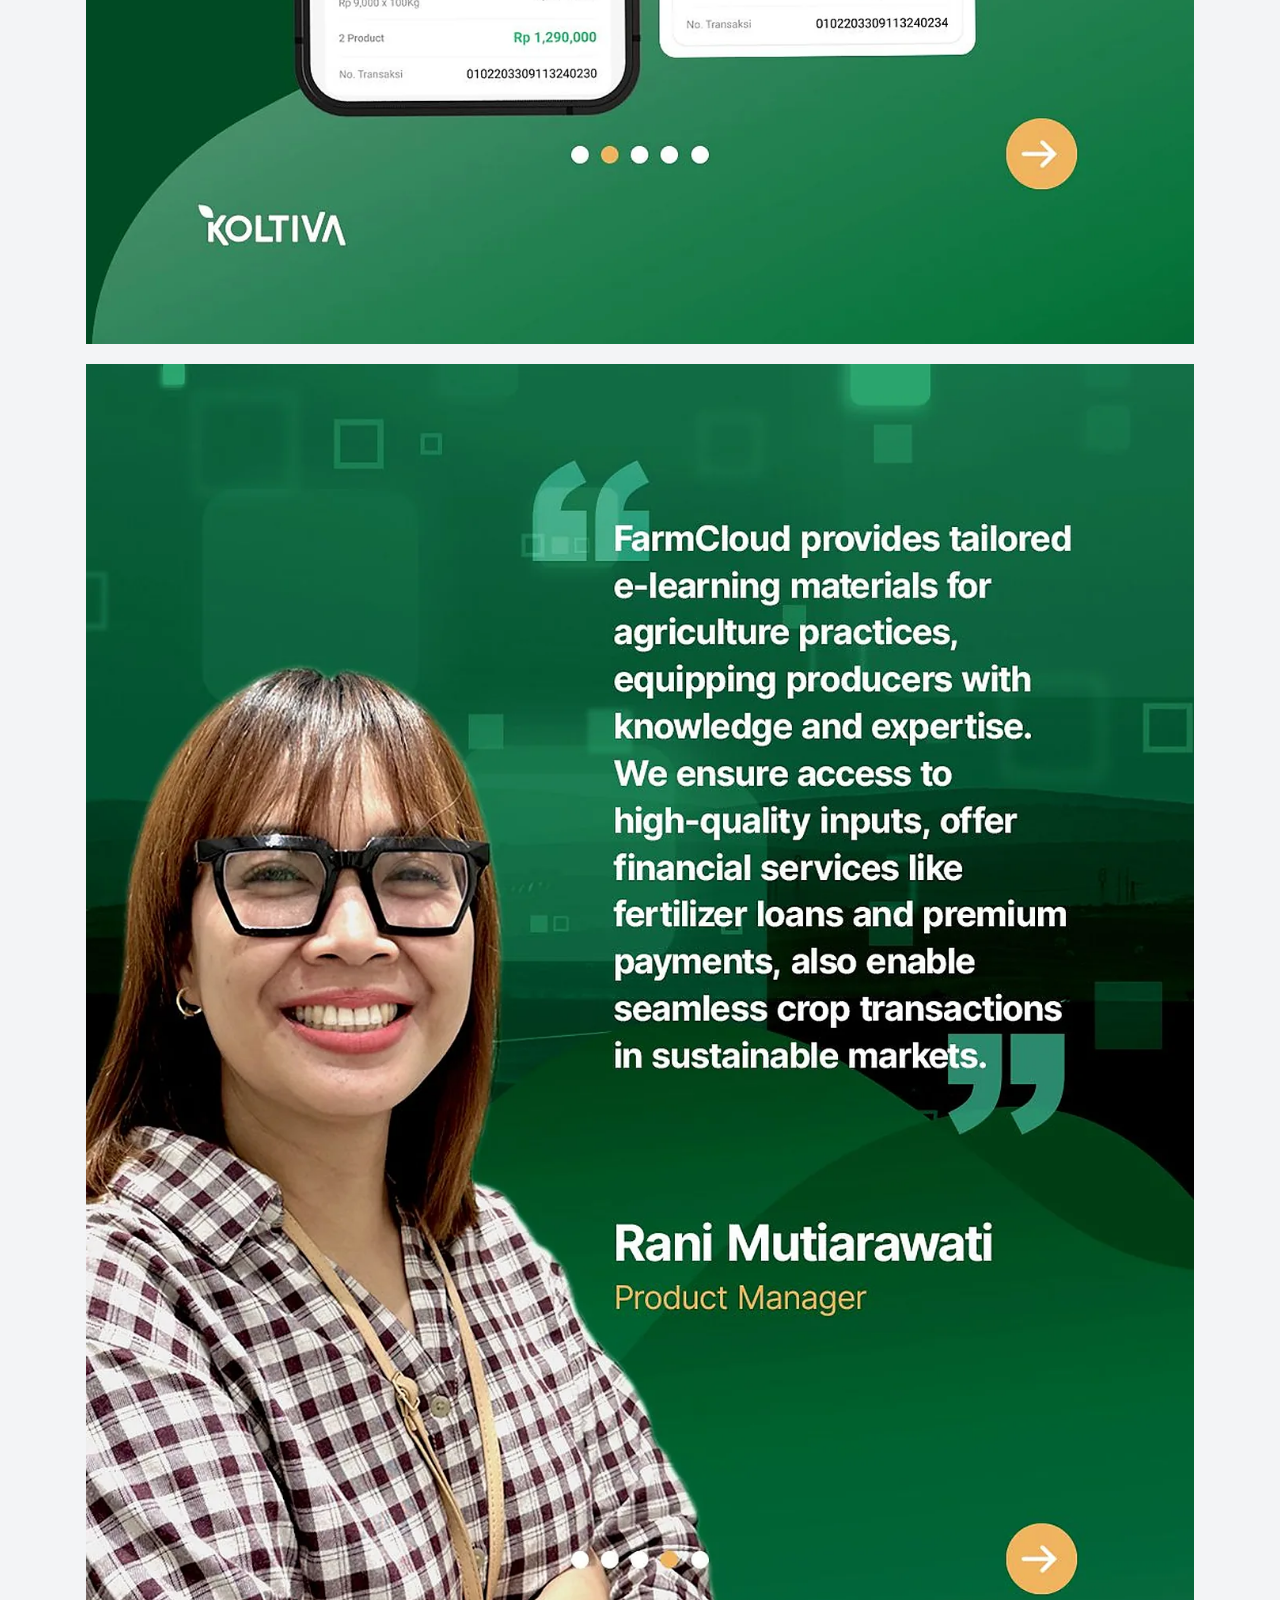
<file: work/koltiva-rebrand-campaign.html>
<!doctype html>
<html lang="en">
<head>
<meta charset="utf-8">
<meta name="viewport" content="width=device-width, initial-scale=1, viewport-fit=cover">
<title>Koltiva · Rebrand campaign | Nowi Plus</title>
<meta name="description" content="Koltiva: Rebrand campaign by Nowi Plus.">
<meta property="og:title" content="Koltiva · Rebrand campaign | Nowi Plus">
<meta property="og:description" content="Koltiva: Rebrand campaign by Nowi Plus.">
<meta property="og:type" content="article">
<meta property="og:image" content="https://nowiplus.co/images/work/koltiva-rebrand-campaign/01.webp">
<link rel="canonical" href="https://nowiplus.co/work/koltiva-rebrand-campaign.html">
<link rel="preconnect" href="https://fonts.googleapis.com">
<link rel="preconnect" href="https://fonts.gstatic.com" crossorigin>
<link rel="stylesheet" href="https://fonts.googleapis.com/css2?family=Archivo:wdth,wght@62..125,400..900&family=Climate+Crisis&family=Hanken+Grotesk:wght@400;500;600&family=IBM+Plex+Mono:wght@400;500&display=swap">
<link rel="stylesheet" href="project.css">
</head>
<body>

<header class="top">
  <div class="wrap">
    <a class="mark" href="../index.html">Nowi<span>+</span></a>
    <nav aria-label="Main">
      <a href="../index.html#work">Work</a>
      <a href="../index.html#about" class="hide-s">About</a>
      <a href="../index.html#contact">Contact</a>
    </nav>
  </div>
</header>

<main>
  <article class="project">
    <div class="wrap">
      <a class="back" href="../index.html#work">&larr; All work</a>
      <div class="head">
        <span class="label">Agritech</span>
        <h1>Koltiva</h1>
        <p class="what">Rebrand campaign</p>
        <div class="lede"></div>
        <ul class="facts"><li><span>Creative fields</span><span>Branding, Logo Design, Graphic Design</span></li></ul>
      </div>
    </div>
    <div class="wrap col">
      <figure><img src="../images/work/koltiva-rebrand-campaign/01.webp" width="1600" height="601" alt="Koltiva · Rebrand campaign, image 1" fetchpriority="high"></figure>
    </div>
    <div class="wrap col">
      <div class="prose">
<h2>About the company</h2>
<p>Koltiva is a top agritech company operating across 65 countries that helps enterprises make their global supply chains traceable, inclusive, and sustainable. With user-focused technology and hands-on professional services, they work with major multinational companies to digitize and verify their supply chains.</p>
<h2>Objective</h2>
<p>To fuel Koltiva's rapid growth and support its global expansion, we redefined the brand's visual identity to be relevant and scalable. Key elements from the previous identity were retained to maintain brand consistency and market recognition.</p>
<h2>Measurable results</h2>
<p>The rebranding campaign led to a significant boost in brand awareness, with a 35% increase in recognition across key markets, including EMEA and APAC. Social media engagement saw a 45% rise, particularly on LinkedIn, where interaction rates jumped by 50%. The revamped brand also contributed to a 28% increase in website traffic, with international visits up by 22%. Client satisfaction improved by 20%, reflecting stronger alignment with Koltiva’s mission and values.</p>
<p>Additionally, the revamped identity played a key role in securing a new round of investment, underscoring investor confidence in the company's future. The rebrand also elevated lead conversion rates by 15%, and the new design system was successfully implemented across 65 countries, delivering a cohesive global presence.</p>
<h2>Renditions</h2>
<p>The brand collaterals reflect a user-friendly and cohesive look across digital and print, creating a visual language that is clean, recognizable and industry-specific.</p>
<h2>Brand development</h2>
<p>Coupled with robust training, clear communication, and adaptable design systems, Koltiva can maintain consistency while accommodating regional nuances. We built a strong foundation for driving compliance, ensuring their message and new identity are uniformly embraced worldwide.</p>
<h2>Press</h2>
<p>Featured on DW, Germany's leading international broadcaster –in their Spanish-language segment–highlighting the company's impact on global supply chain innovation and sustainability.</p>
<p>Visit <a href="http://koltiva.com" target="_blank" rel="noopener">koltiva.com</a> for more details</p>
      </div>
    </div>
    <div class="wrap col gallery">
<figure><img src="../images/work/koltiva-rebrand-campaign/02.webp" width="1600" height="601" alt="Koltiva · Rebrand campaign, image 2" loading="lazy" decoding="async"></figure>
<figure><img src="../images/work/koltiva-rebrand-campaign/03.webp" width="1600" height="899" alt="Koltiva · Rebrand campaign, image 3" loading="lazy" decoding="async"></figure>
<figure><img src="../images/work/koltiva-rebrand-campaign/04.webp" width="1600" height="899" alt="Koltiva · Rebrand campaign, image 4" loading="lazy" decoding="async"></figure>
<figure><img src="../images/work/koltiva-rebrand-campaign/05.webp" width="1600" height="899" alt="Koltiva · Rebrand campaign, image 5" loading="lazy" decoding="async"></figure>
<figure><img src="../images/work/koltiva-rebrand-campaign/06.webp" width="1600" height="899" alt="Koltiva · Rebrand campaign, image 6" loading="lazy" decoding="async"></figure>
<figure><img src="../images/work/koltiva-rebrand-campaign/07.webp" width="1600" height="769" alt="Koltiva · Rebrand campaign, image 7" loading="lazy" decoding="async"></figure>
<figure><img src="../images/work/koltiva-rebrand-campaign/08.webp" width="1600" height="769" alt="Koltiva · Rebrand campaign, image 8" loading="lazy" decoding="async"></figure>
<figure><img src="../images/work/koltiva-rebrand-campaign/09.webp" width="1600" height="769" alt="Koltiva · Rebrand campaign, image 9" loading="lazy" decoding="async"></figure>
<figure><img src="../images/work/koltiva-rebrand-campaign/10.webp" width="1600" height="769" alt="Koltiva · Rebrand campaign, image 10" loading="lazy" decoding="async"></figure>
<figure><img src="../images/work/koltiva-rebrand-campaign/11.webp" width="1600" height="769" alt="Koltiva · Rebrand campaign, image 11" loading="lazy" decoding="async"></figure>
<figure><img src="../images/work/koltiva-rebrand-campaign/12.webp" width="1400" height="1750" alt="Koltiva · Rebrand campaign, image 12" loading="lazy" decoding="async"></figure>
<figure><img src="../images/work/koltiva-rebrand-campaign/13.webp" width="1400" height="1750" alt="Koltiva · Rebrand campaign, image 13" loading="lazy" decoding="async"></figure>
<figure><img src="../images/work/koltiva-rebrand-campaign/14.webp" width="1400" height="1750" alt="Koltiva · Rebrand campaign, image 14" loading="lazy" decoding="async"></figure>
<figure><img src="../images/work/koltiva-rebrand-campaign/15.webp" width="1400" height="1750" alt="Koltiva · Rebrand campaign, image 15" loading="lazy" decoding="async"></figure>
<figure><img src="../images/work/koltiva-rebrand-campaign/16.webp" width="1400" height="1750" alt="Koltiva · Rebrand campaign, image 16" loading="lazy" decoding="async"></figure>
<figure><img src="../images/work/koltiva-rebrand-campaign/17.webp" width="1400" height="1750" alt="Koltiva · Rebrand campaign, image 17" loading="lazy" decoding="async"></figure>
<figure><img src="../images/work/koltiva-rebrand-campaign/18.webp" width="1400" height="1400" alt="Koltiva · Rebrand campaign, image 18" loading="lazy" decoding="async"></figure>
<figure><img src="../images/work/koltiva-rebrand-campaign/19.webp" width="1400" height="1400" alt="Koltiva · Rebrand campaign, image 19" loading="lazy" decoding="async"></figure>
<figure><img src="../images/work/koltiva-rebrand-campaign/20.webp" width="1400" height="1400" alt="Koltiva · Rebrand campaign, image 20" loading="lazy" decoding="async"></figure>
<figure><img src="../images/work/koltiva-rebrand-campaign/21.webp" width="1400" height="1400" alt="Koltiva · Rebrand campaign, image 21" loading="lazy" decoding="async"></figure>
<figure><img src="../images/work/koltiva-rebrand-campaign/22.webp" width="1600" height="1067" alt="Koltiva · Rebrand campaign, image 22" loading="lazy" decoding="async"></figure>
<figure><img src="../images/work/koltiva-rebrand-campaign/23.webp" width="1600" height="1067" alt="Koltiva · Rebrand campaign, image 23" loading="lazy" decoding="async"></figure>
<figure><img src="../images/work/koltiva-rebrand-campaign/24.webp" width="1600" height="1067" alt="Koltiva · Rebrand campaign, image 24" loading="lazy" decoding="async"></figure>
<figure><img src="../images/work/koltiva-rebrand-campaign/25.webp" width="1600" height="899" alt="Koltiva · Rebrand campaign, image 25" loading="lazy" decoding="async"></figure>
<figure><img src="../images/work/koltiva-rebrand-campaign/26.webp" width="1600" height="899" alt="Koltiva · Rebrand campaign, image 26" loading="lazy" decoding="async"></figure>
<figure><img src="../images/work/koltiva-rebrand-campaign/27.webp" width="1400" height="1400" alt="Koltiva · Rebrand campaign, image 27" loading="lazy" decoding="async"></figure>
<figure><img src="../images/work/koltiva-rebrand-campaign/28.webp" width="1600" height="769" alt="Koltiva · Rebrand campaign, image 28" loading="lazy" decoding="async"></figure>
<figure><img src="../images/work/koltiva-rebrand-campaign/29.webp" width="1600" height="899" alt="Koltiva · Rebrand campaign, image 29" loading="lazy" decoding="async"></figure>
<figure><img src="../images/work/koltiva-rebrand-campaign/30.webp" width="1600" height="908" alt="Koltiva · Rebrand campaign, image 30" loading="lazy" decoding="async"></figure>
<div class="video"><iframe src="https://www.youtube-nocookie.com/embed/J9WUcQjQcz8" title="Koltiva · Rebrand campaign, video" loading="lazy" allow="accelerometer; encrypted-media; gyroscope; picture-in-picture; fullscreen" allowfullscreen></iframe></div>
<figure><img src="../images/work/koltiva-rebrand-campaign/32.webp" width="1600" height="601" alt="Koltiva · Rebrand campaign, image 32" loading="lazy" decoding="async"></figure>
    </div>
    <div class="wrap col">
      
      <p class="source"><a href="https://www.behance.net/gallery/214446727/KOLTIVA-Rebrand-Campaign" target="_blank" rel="noopener">View this project on Behance &#8599;</a></p>
    </div>
    <nav class="wrap pager" aria-label="More projects"><a class="prev" href="constellation-network-explainer-videos.html"><span class="label">Previous</span><b>Constellation Network</b></a><a class="next" href="amazon-gift-card-love-in-a-box.html"><span class="label">Next</span><b>Amazon Gift Card</b></a></nav>
  </article>
</main>

<footer class="contact" id="contact">
  <div class="wrap">
    <span class="label" style="color:inherit;opacity:.8">Contact</span>
    <h2>Got a launch, a rebrand or a story to tell?</h2>
    <div class="row">
      <a class="email" href="mailto:work@nowiplus.co">work@nowiplus.co</a>
    </div>
    <div class="social">
      <a href="https://www.linkedin.com/in/nowiplus/" target="_blank" rel="noopener">LinkedIn &#8599;</a>
      <a href="https://instagram.com/nowiplus" target="_blank" rel="noopener">Instagram &#8599;</a>
      <a href="https://www.behance.net/nowiplus" target="_blank" rel="noopener">Behance &#8599;</a>
    </div>
    <small>&copy; <span id="yr">2026</span> Nowi Plus &middot; Barcelona</small>
  </div>
</footer>
<script>document.getElementById("yr").textContent = new Date().getFullYear();</script>
</body>
</html>
</file>
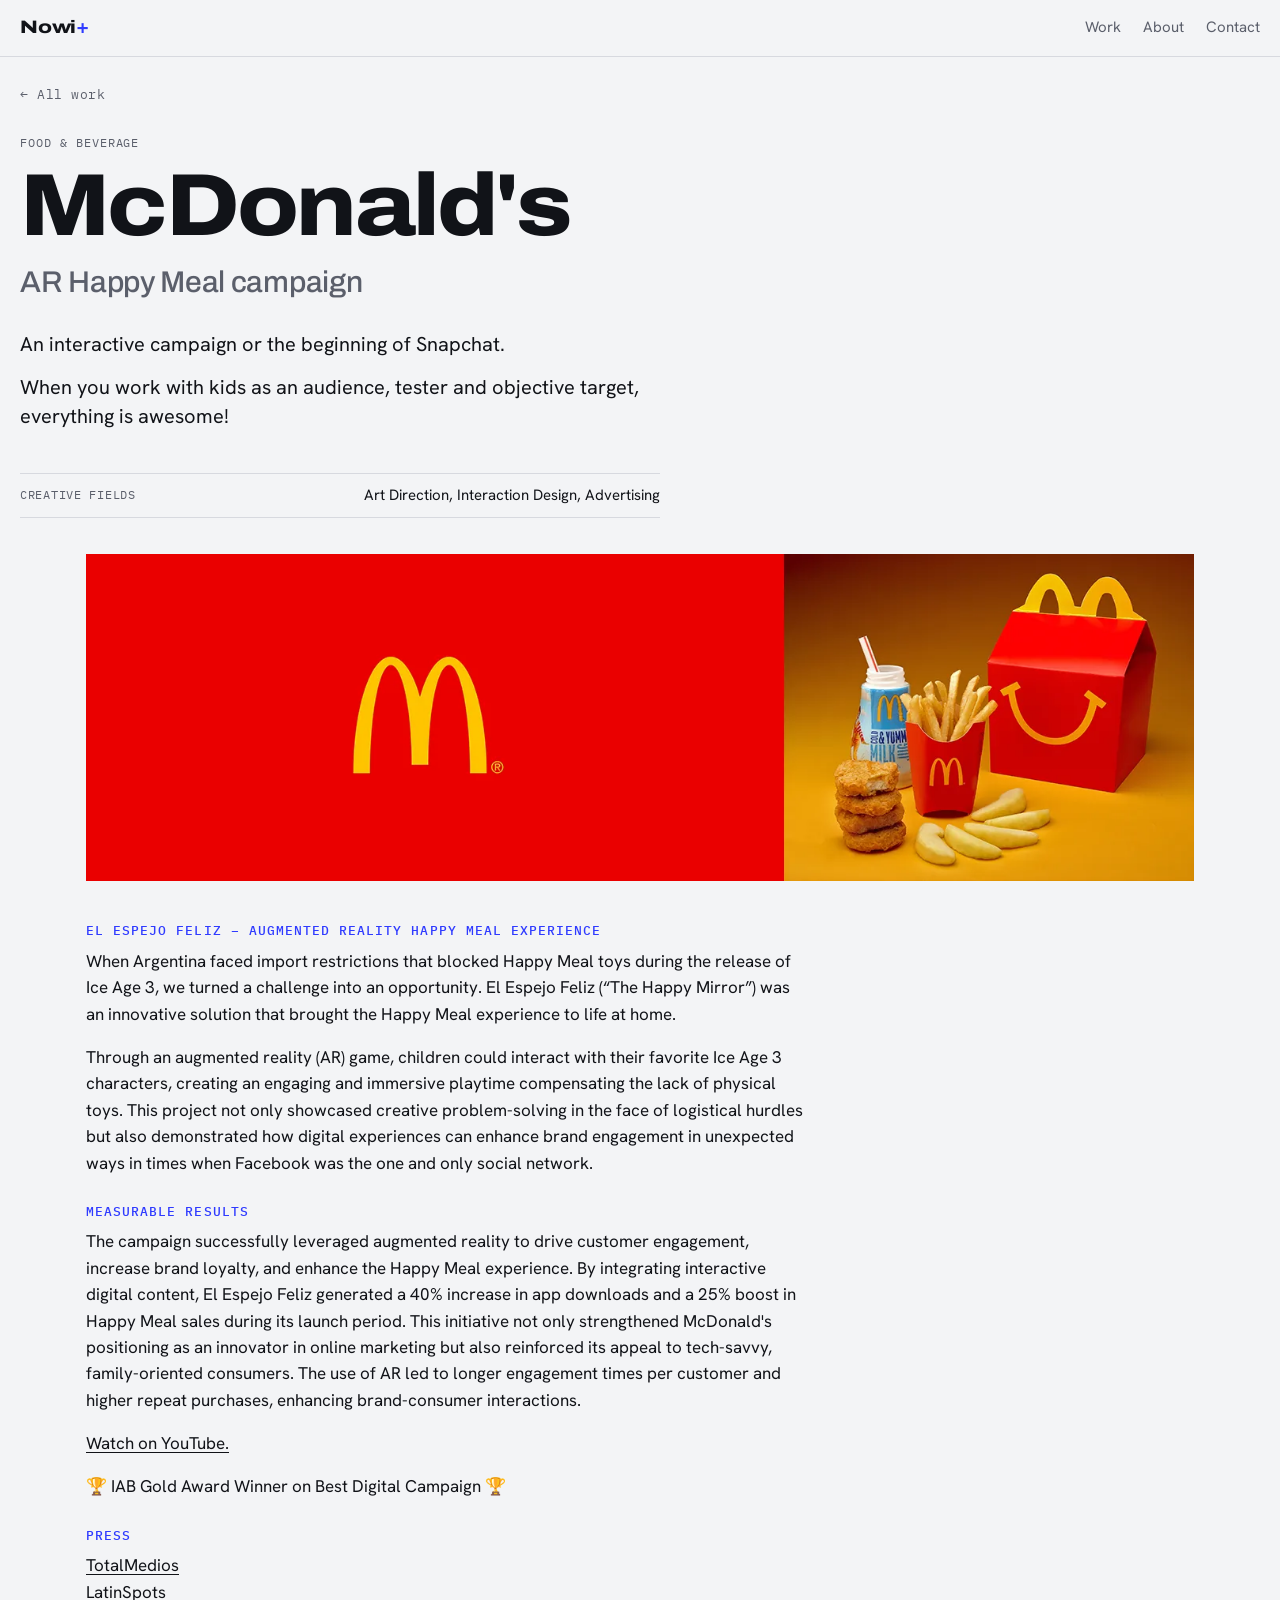
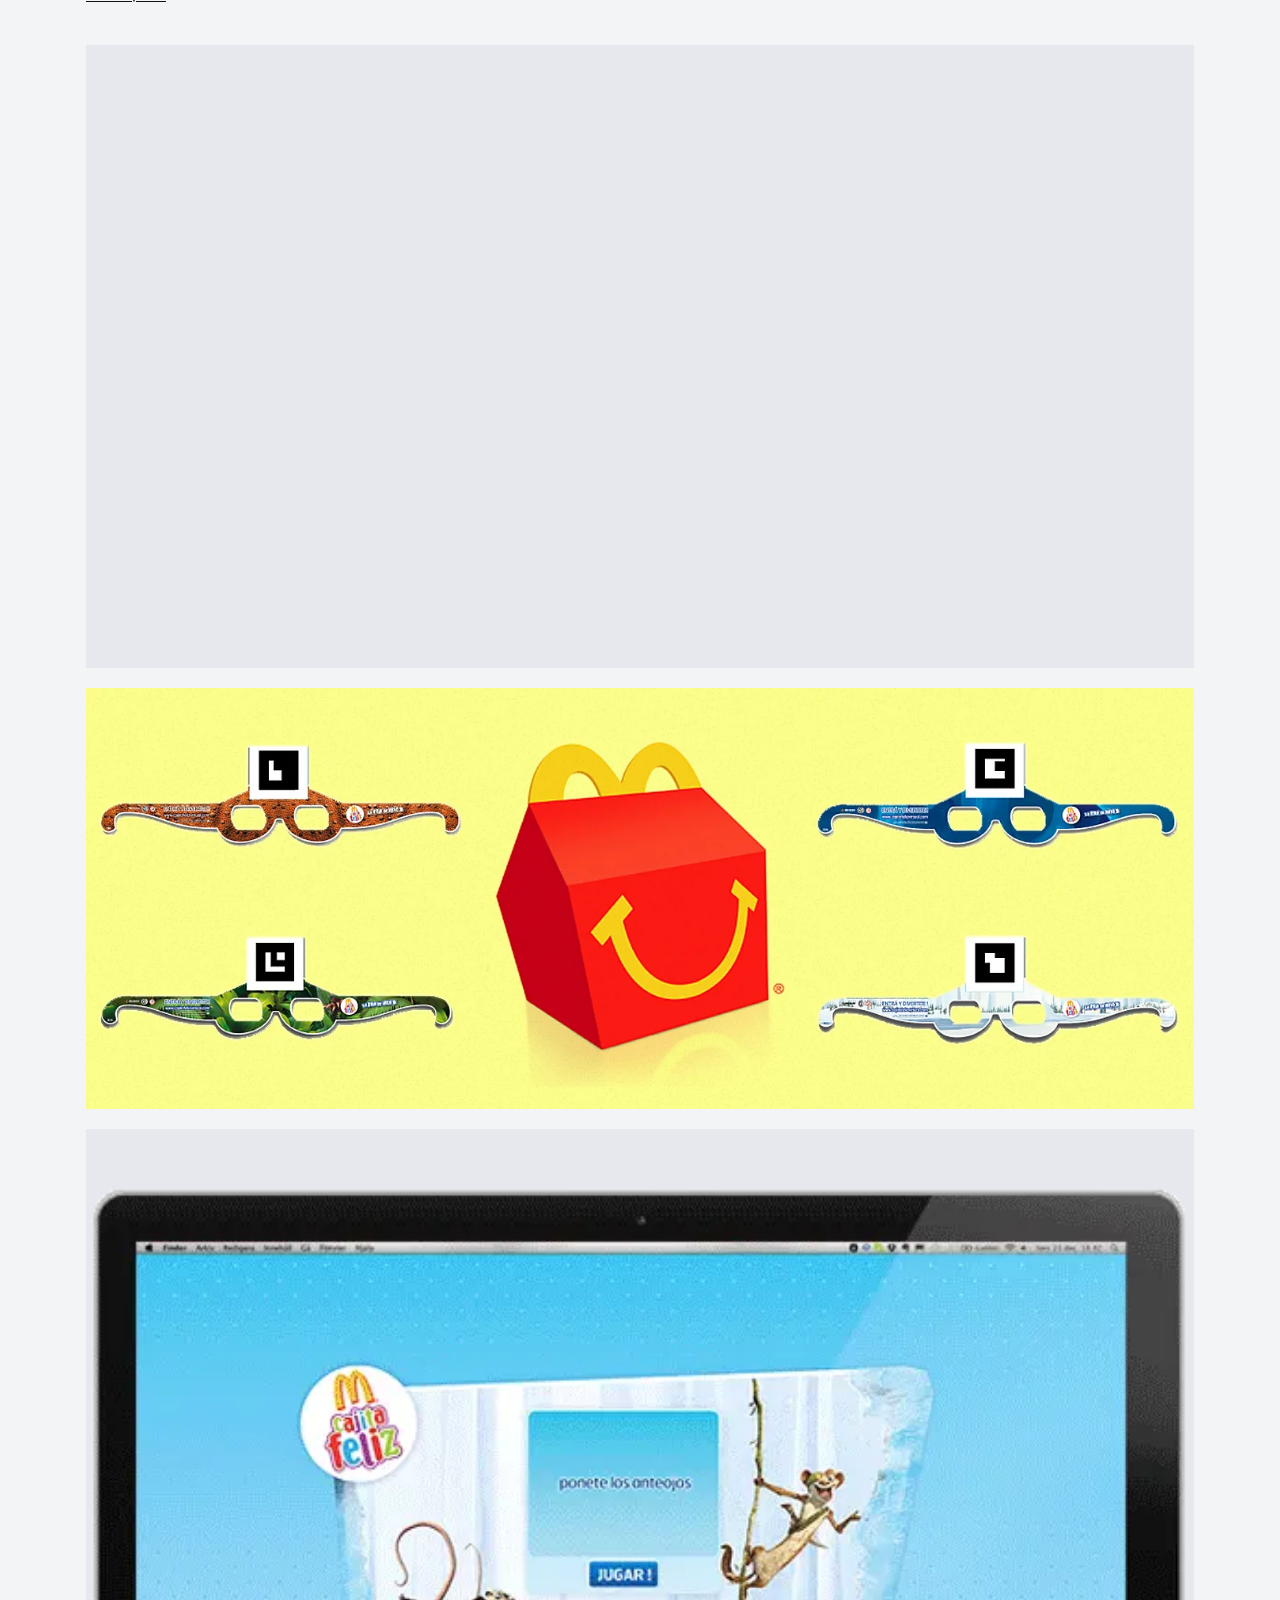
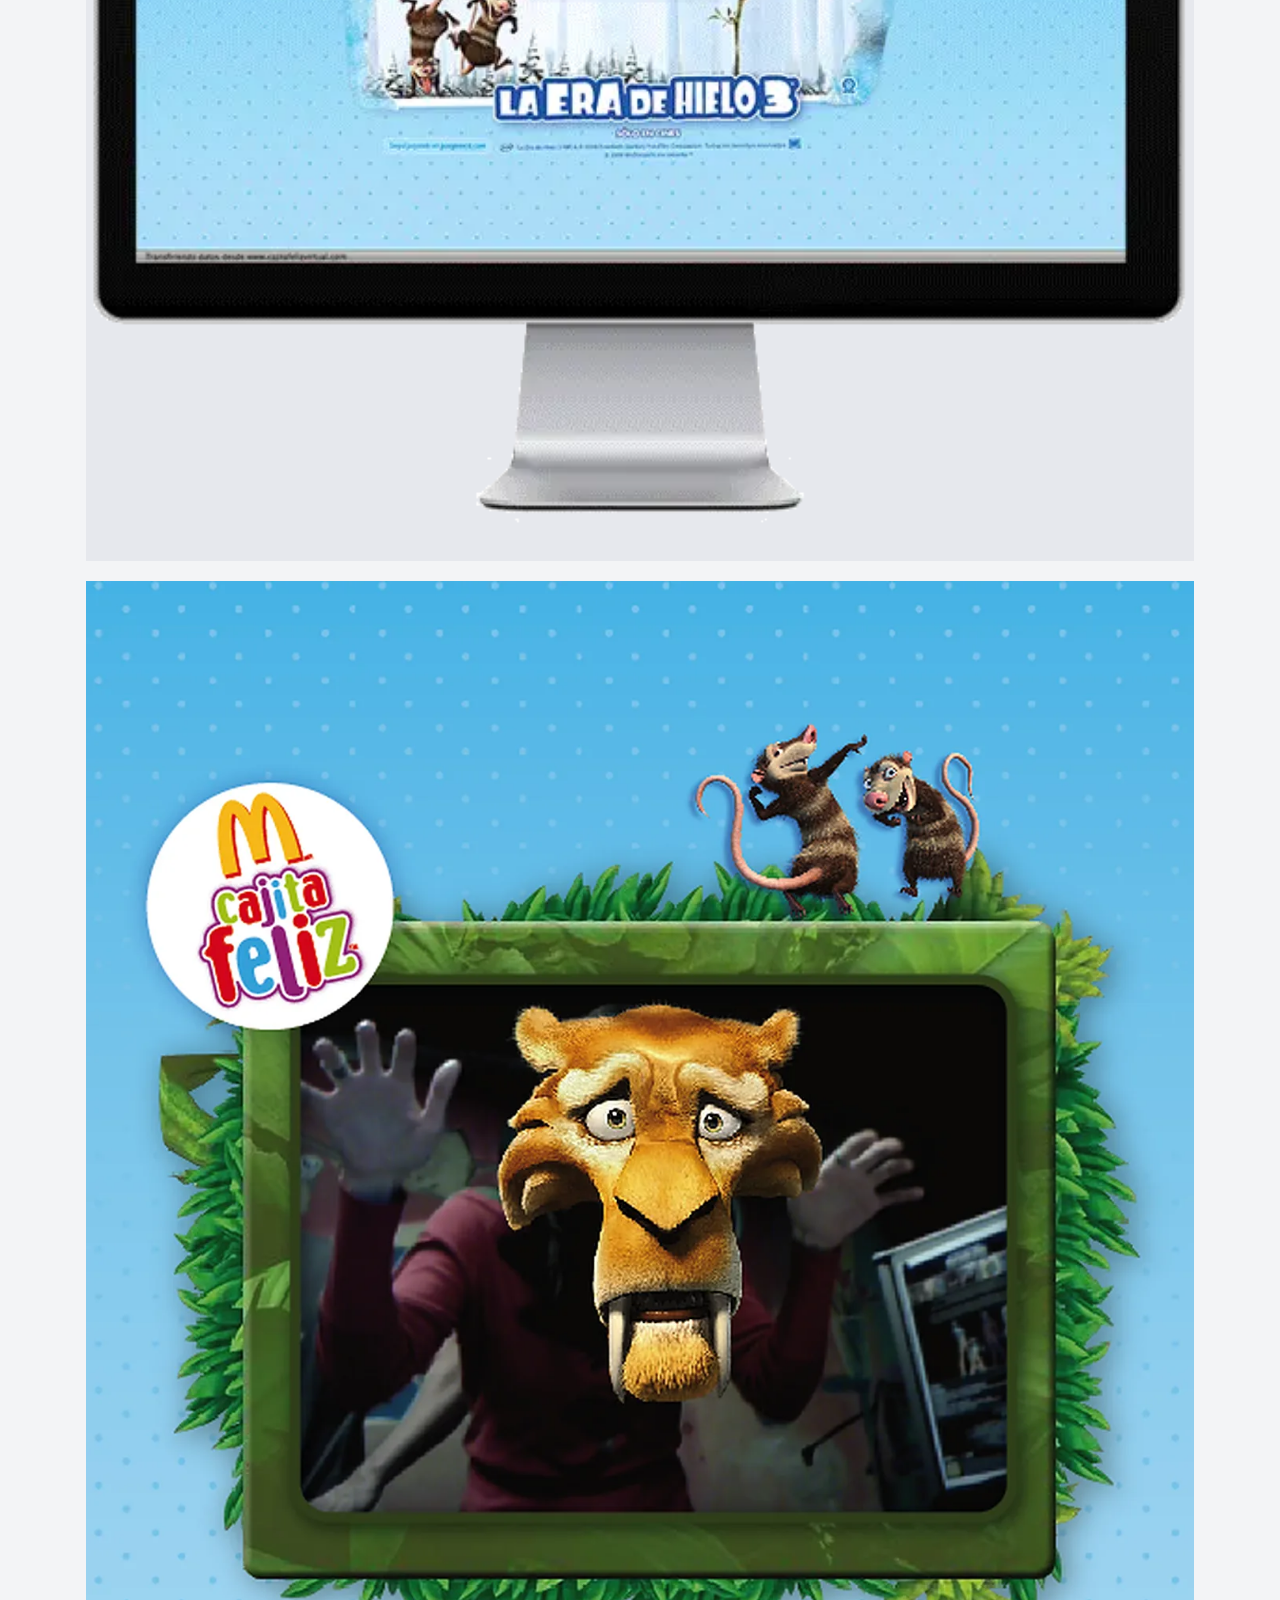
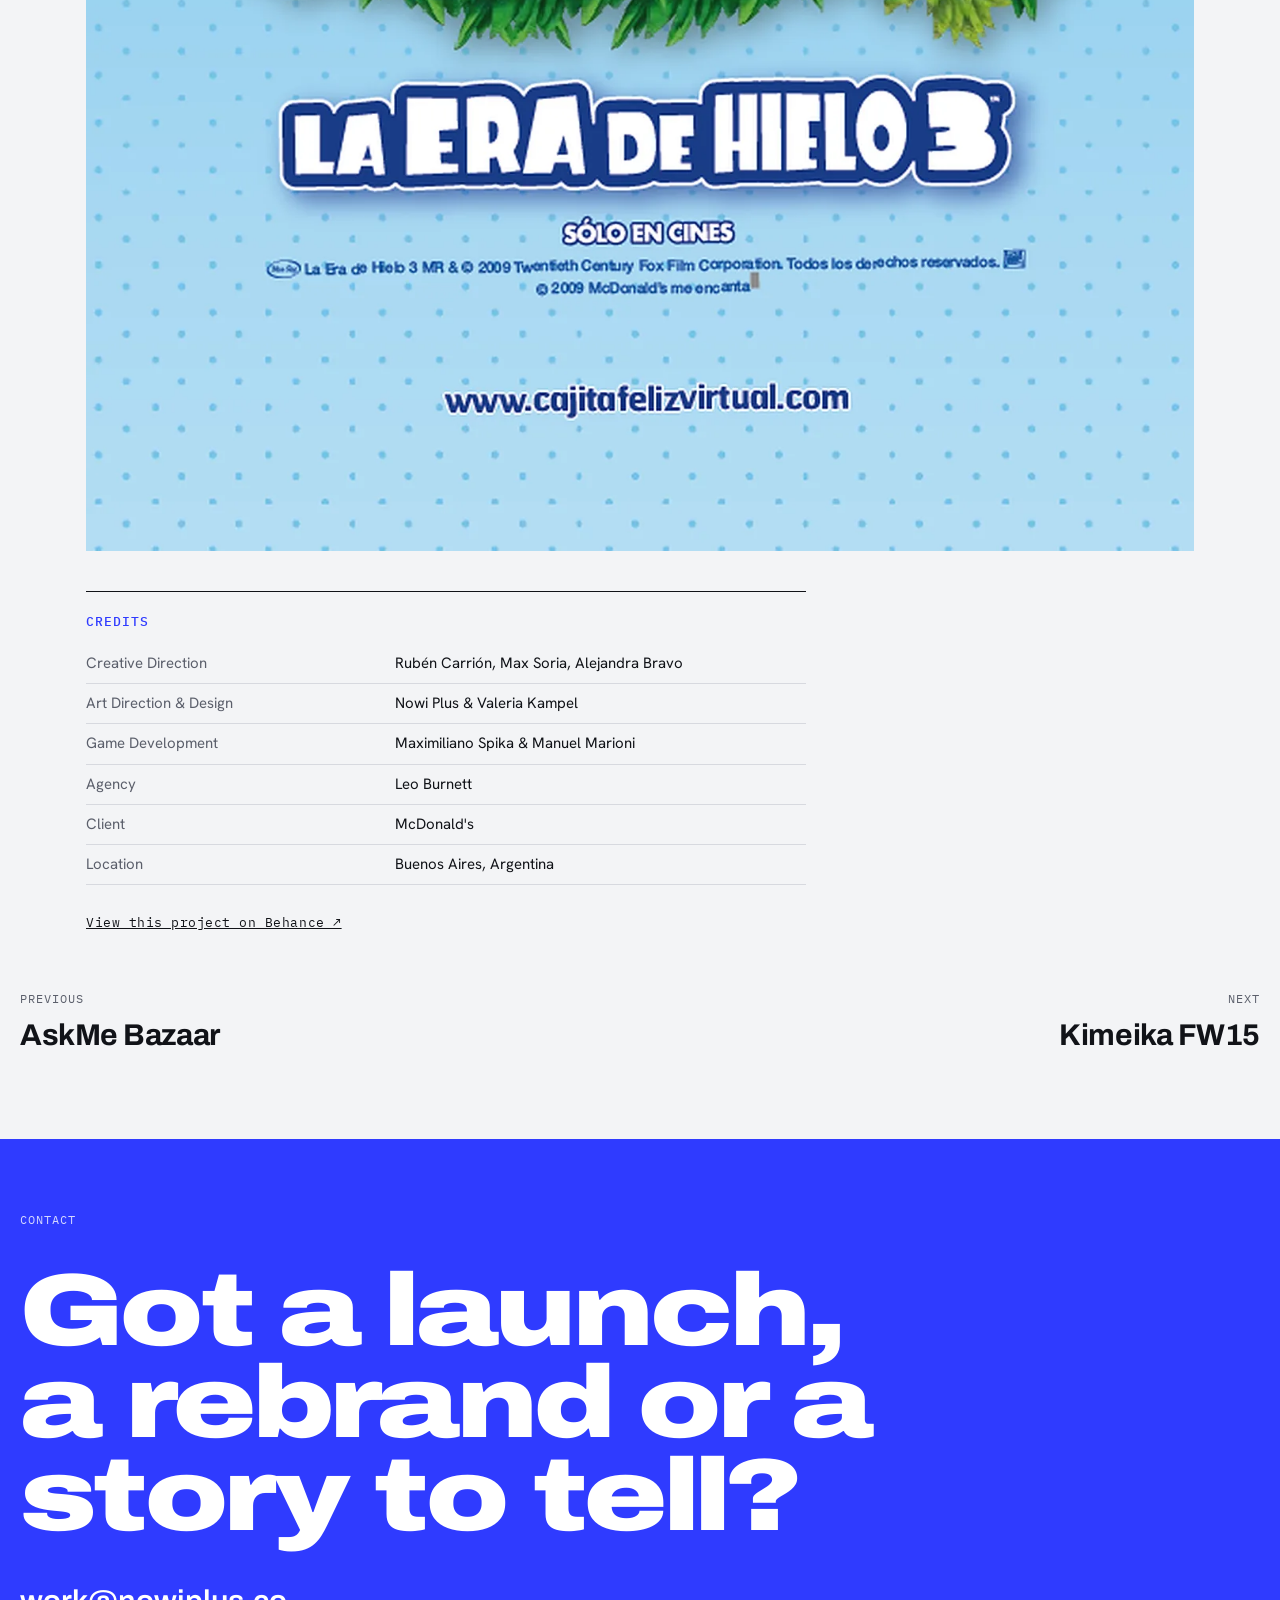
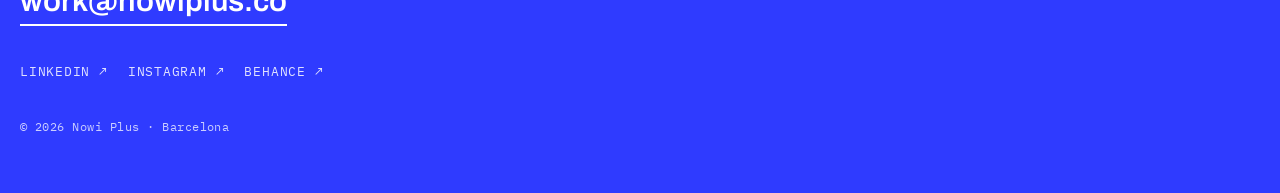
<file: work/mcdonalds-ar-happy-meal-campaign.html>
<!doctype html>
<html lang="en">
<head>
<meta charset="utf-8">
<meta name="viewport" content="width=device-width, initial-scale=1, viewport-fit=cover">
<title>McDonald's · AR Happy Meal campaign | Nowi Plus</title>
<meta name="description" content="An interactive campaign or the beginning of Snapchat.">
<meta property="og:title" content="McDonald's · AR Happy Meal campaign | Nowi Plus">
<meta property="og:description" content="An interactive campaign or the beginning of Snapchat.">
<meta property="og:type" content="article">
<meta property="og:image" content="https://nowiplus.co/images/work/mcdonalds-ar-happy-meal-campaign/01.webp">
<link rel="canonical" href="https://nowiplus.co/work/mcdonalds-ar-happy-meal-campaign.html">
<link rel="preconnect" href="https://fonts.googleapis.com">
<link rel="preconnect" href="https://fonts.gstatic.com" crossorigin>
<link rel="stylesheet" href="https://fonts.googleapis.com/css2?family=Archivo:wdth,wght@62..125,400..900&family=Climate+Crisis&family=Hanken+Grotesk:wght@400;500;600&family=IBM+Plex+Mono:wght@400;500&display=swap">
<link rel="stylesheet" href="project.css">
</head>
<body>

<header class="top">
  <div class="wrap">
    <a class="mark" href="../index.html">Nowi<span>+</span></a>
    <nav aria-label="Main">
      <a href="../index.html#work">Work</a>
      <a href="../index.html#about" class="hide-s">About</a>
      <a href="../index.html#contact">Contact</a>
    </nav>
  </div>
</header>

<main>
  <article class="project">
    <div class="wrap">
      <a class="back" href="../index.html#work">&larr; All work</a>
      <div class="head">
        <span class="label">Food &amp; beverage</span>
        <h1>McDonald's</h1>
        <p class="what">AR Happy Meal campaign</p>
        <div class="lede"><p>An interactive campaign or the beginning of Snapchat.</p><p>When you work with kids as an audience, tester and objective target, everything is awesome!</p></div>
        <ul class="facts"><li><span>Creative fields</span><span>Art Direction, Interaction Design, Advertising</span></li></ul>
      </div>
    </div>
    <div class="wrap col">
      <figure><img src="../images/work/mcdonalds-ar-happy-meal-campaign/01.webp" width="1400" height="414" alt="McDonald's · AR Happy Meal campaign, image 1" fetchpriority="high"></figure>
    </div>
    <div class="wrap col">
      <div class="prose">
<h2>El Espejo Feliz – Augmented Reality Happy Meal Experience</h2>
<p>When Argentina faced import restrictions that blocked Happy Meal toys during the release of Ice Age 3, we turned a challenge into an opportunity. El Espejo Feliz (“The Happy Mirror”) was an innovative solution that brought the Happy Meal experience to life at home.</p>
<p>Through an augmented reality (AR) game, children could interact with their favorite Ice Age 3 characters, creating an engaging and immersive playtime compensating the lack of physical toys. This project not only showcased creative problem-solving in the face of logistical hurdles but also demonstrated how digital experiences can enhance brand engagement in unexpected ways in times when Facebook was the one and only social network.</p>
<h2>Measurable results</h2>
<p>The campaign successfully leveraged augmented reality to drive customer engagement, increase brand loyalty, and enhance the Happy Meal experience. By integrating interactive digital content, El Espejo Feliz generated a 40% increase in app downloads and a 25% boost in Happy Meal sales during its launch period. This initiative not only strengthened McDonald's positioning as an innovator in online marketing but also reinforced its appeal to tech-savvy, family-oriented consumers. The use of AR led to longer engagement times per customer and higher repeat purchases, enhancing brand-consumer interactions.</p>
<p><a href="https://www.youtube.com/watch?v=F2iUiN-xgzc" target="_blank" rel="noopener">Watch on YouTube.</a></p>
<p>🏆 IAB Gold Award Winner on Best Digital Campaign 🏆</p>
<h2>Press</h2>
<p><a href="https://www.totalmedios.com/nota/6085/accion-digital-de-leo-burnett-para-mcdonalds" target="_blank" rel="noopener">TotalMedios</a><br><a href="https://www.latinspots.com/noticia/leo-burnett-aumenta-la-felicidad/19486" target="_blank" rel="noopener">LatinSpots</a></p>
      </div>
    </div>
    <div class="wrap col gallery">
<div class="video"><iframe src="https://www.youtube-nocookie.com/embed/F2iUiN-xgzc" title="McDonald's · AR Happy Meal campaign, video" loading="lazy" allow="accelerometer; encrypted-media; gyroscope; picture-in-picture; fullscreen" allowfullscreen></iframe></div>
<figure><img src="../images/work/mcdonalds-ar-happy-meal-campaign/03.webp" width="1400" height="532" alt="McDonald's · AR Happy Meal campaign, image 3" loading="lazy" decoding="async"></figure>
<figure><img src="../images/work/mcdonalds-ar-happy-meal-campaign/04.webp" width="599" height="558" alt="McDonald's · AR Happy Meal campaign, image 4" loading="lazy" decoding="async"></figure>
<figure><img src="../images/work/mcdonalds-ar-happy-meal-campaign/05.webp" width="1400" height="1983" alt="McDonald's · AR Happy Meal campaign, image 5" loading="lazy" decoding="async"></figure>
    </div>
    <div class="wrap col">
      <section class="credits"><h2>Credits</h2><dl><div class="row"><dt>Creative Direction</dt><dd>Rubén Carrión, Max Soria, Alejandra Bravo</dd></div><div class="row"><dt>Art Direction &amp; Design</dt><dd>Nowi Plus &amp; Valeria Kampel</dd></div><div class="row"><dt>Game Development</dt><dd>Maximiliano Spika &amp; Manuel Marioni</dd></div><div class="row"><dt>Agency</dt><dd>Leo Burnett</dd></div><div class="row"><dt>Client</dt><dd>McDonald's</dd></div><div class="row"><dt>Location</dt><dd>Buenos Aires, Argentina</dd></div></dl></section>
      <p class="source"><a href="https://www.behance.net/gallery/24284501/McDonalds-AR-Happy-Meal-Campaign" target="_blank" rel="noopener">View this project on Behance &#8599;</a></p>
    </div>
    <nav class="wrap pager" aria-label="More projects"><a class="prev" href="askme-bazaar-facebook-ads-campaign.html"><span class="label">Previous</span><b>AskMe Bazaar</b></a><a class="next" href="kimeika-fw15-fashion-campaign.html"><span class="label">Next</span><b>Kimeika FW15</b></a></nav>
  </article>
</main>

<footer class="contact" id="contact">
  <div class="wrap">
    <span class="label" style="color:inherit;opacity:.8">Contact</span>
    <h2>Got a launch, a rebrand or a story to tell?</h2>
    <div class="row">
      <a class="email" href="mailto:work@nowiplus.co">work@nowiplus.co</a>
    </div>
    <div class="social">
      <a href="https://www.linkedin.com/in/nowiplus/" target="_blank" rel="noopener">LinkedIn &#8599;</a>
      <a href="https://instagram.com/nowiplus" target="_blank" rel="noopener">Instagram &#8599;</a>
      <a href="https://www.behance.net/nowiplus" target="_blank" rel="noopener">Behance &#8599;</a>
    </div>
    <small>&copy; <span id="yr">2026</span> Nowi Plus &middot; Barcelona</small>
  </div>
</footer>
<script>document.getElementById("yr").textContent = new Date().getFullYear();</script>
</body>
</html>
</file>
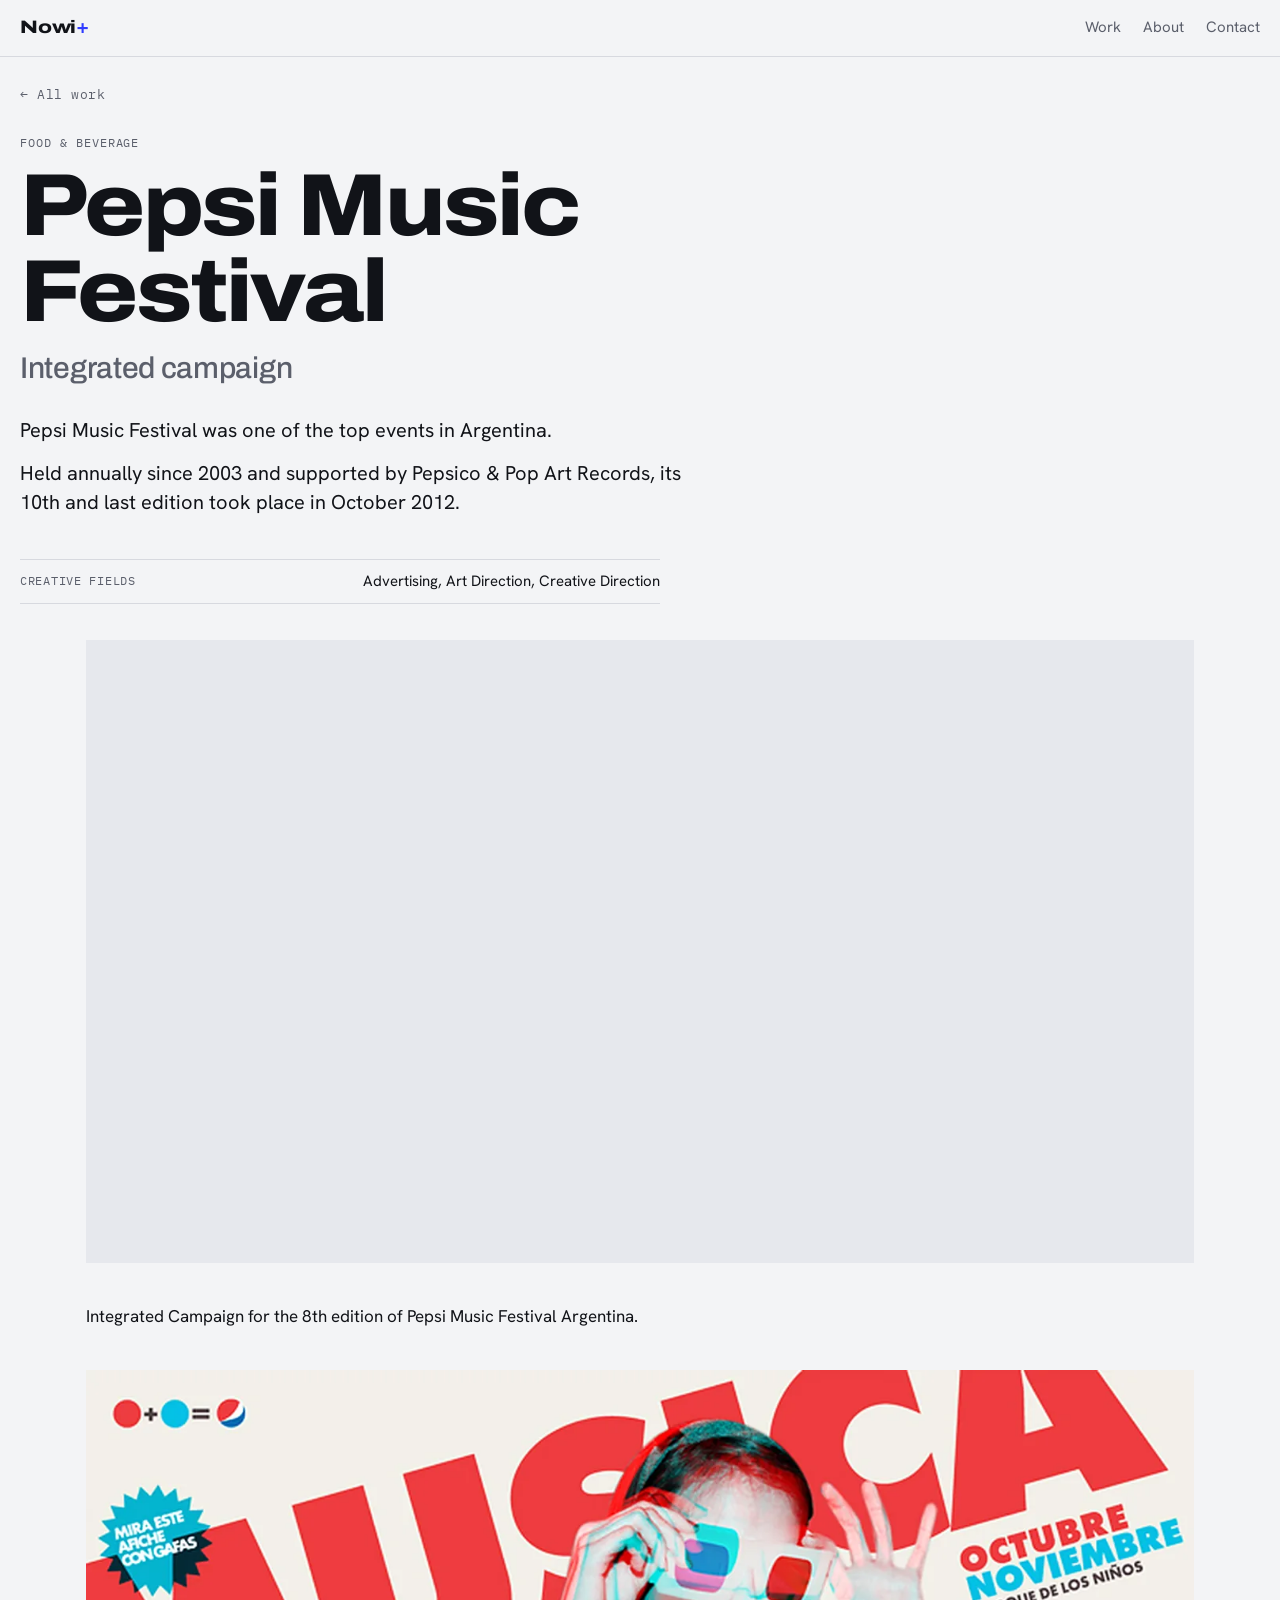
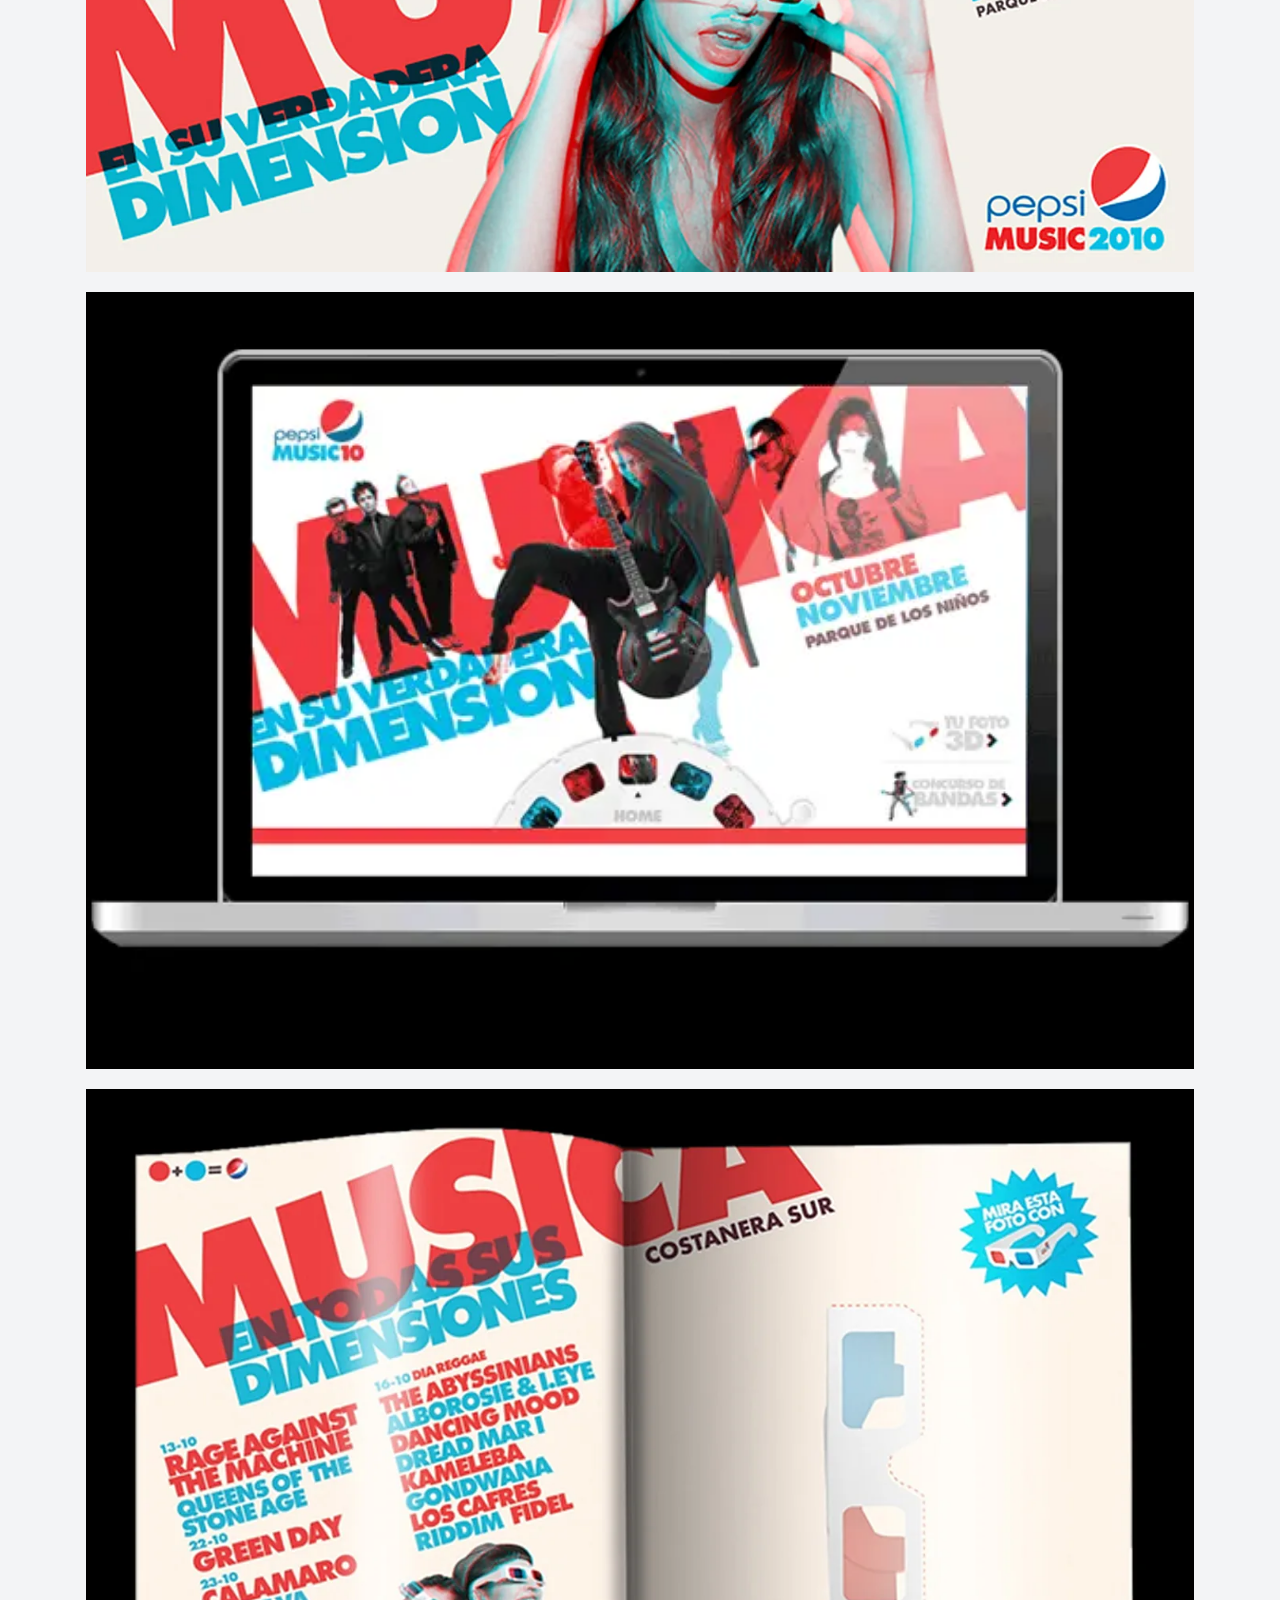
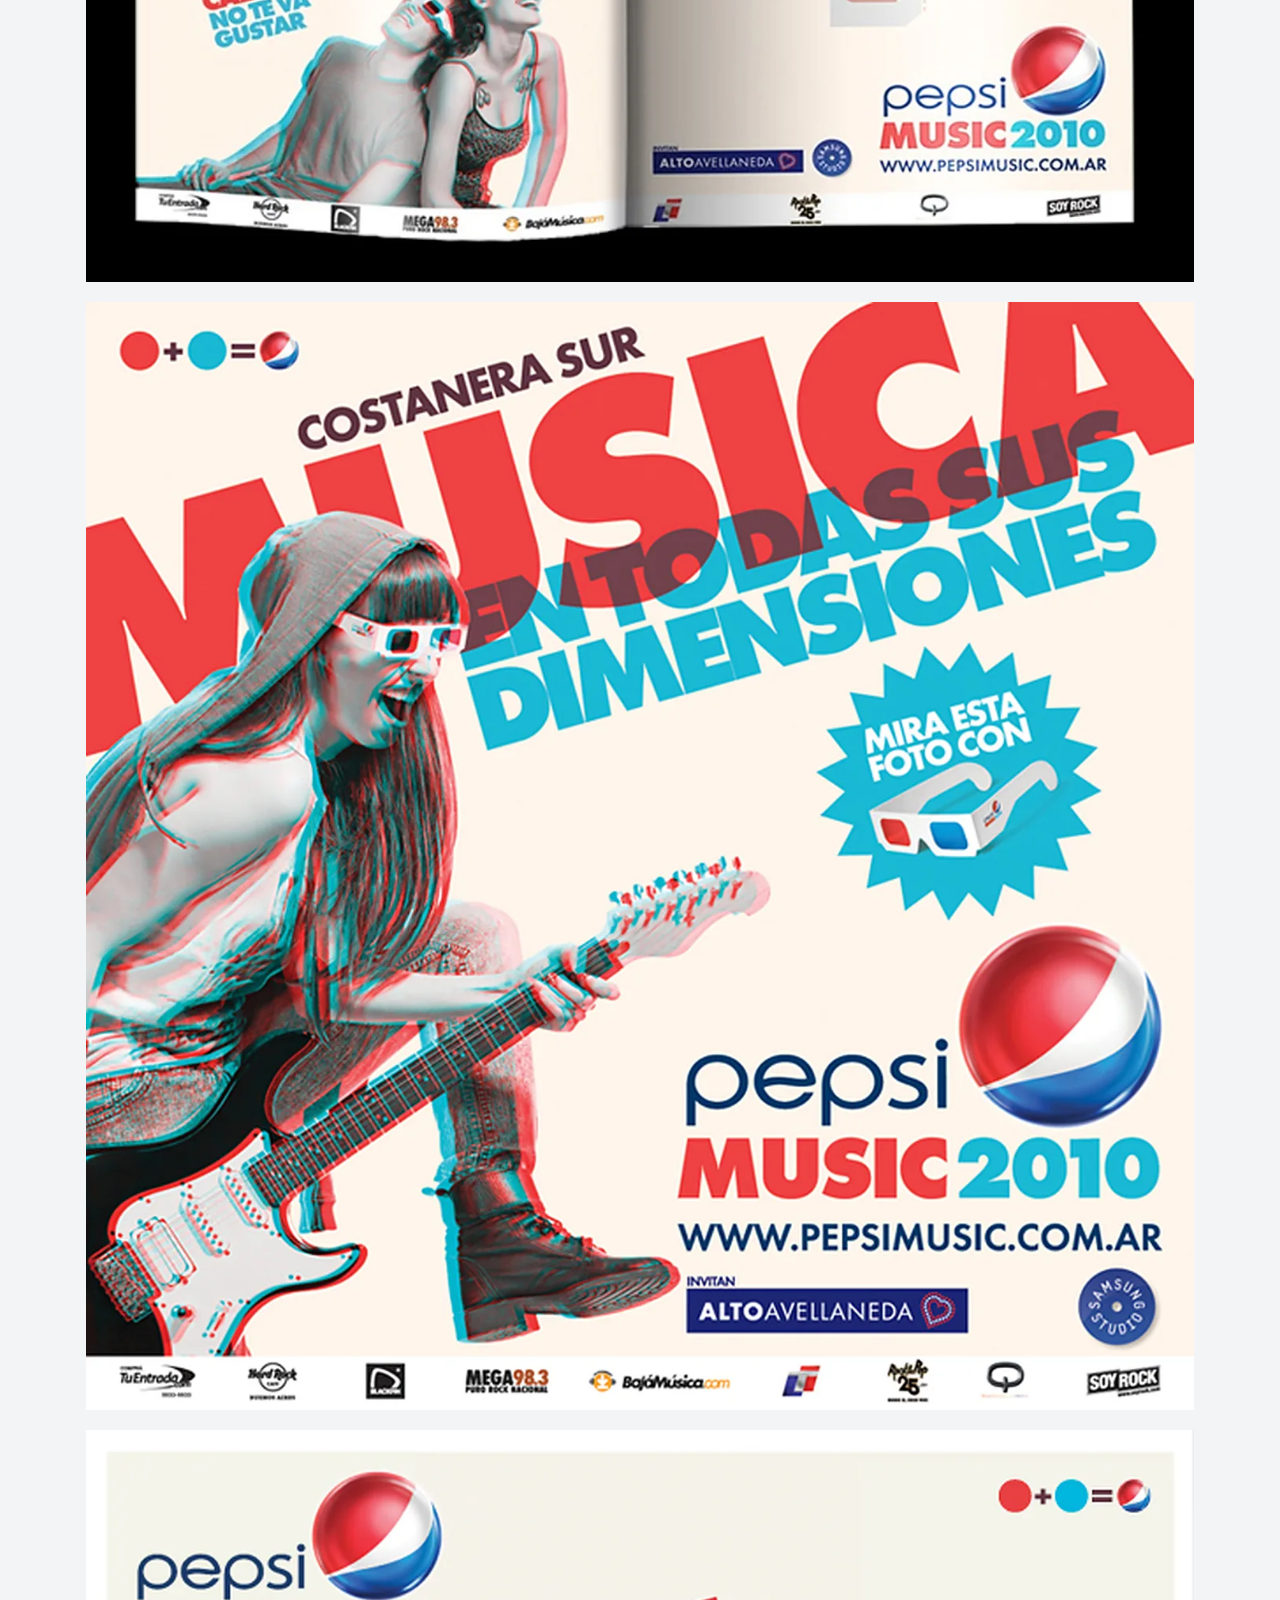
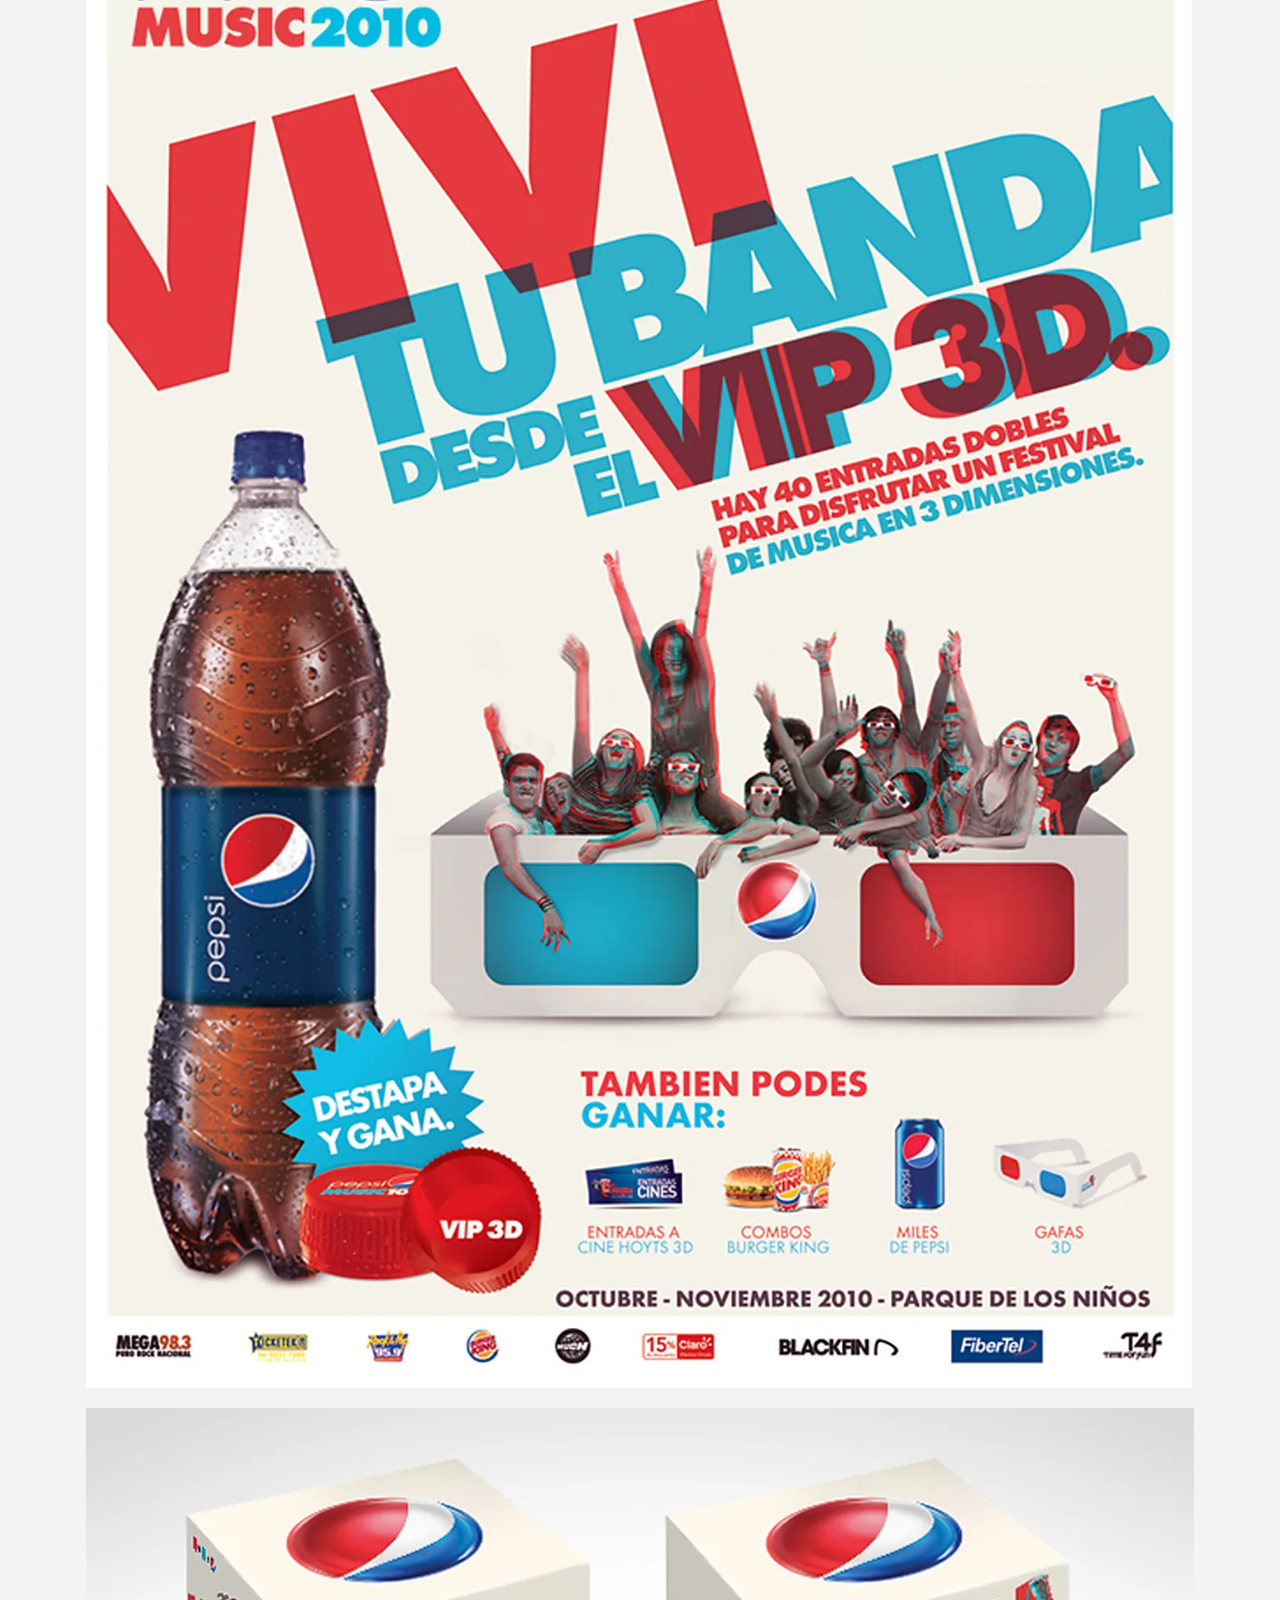
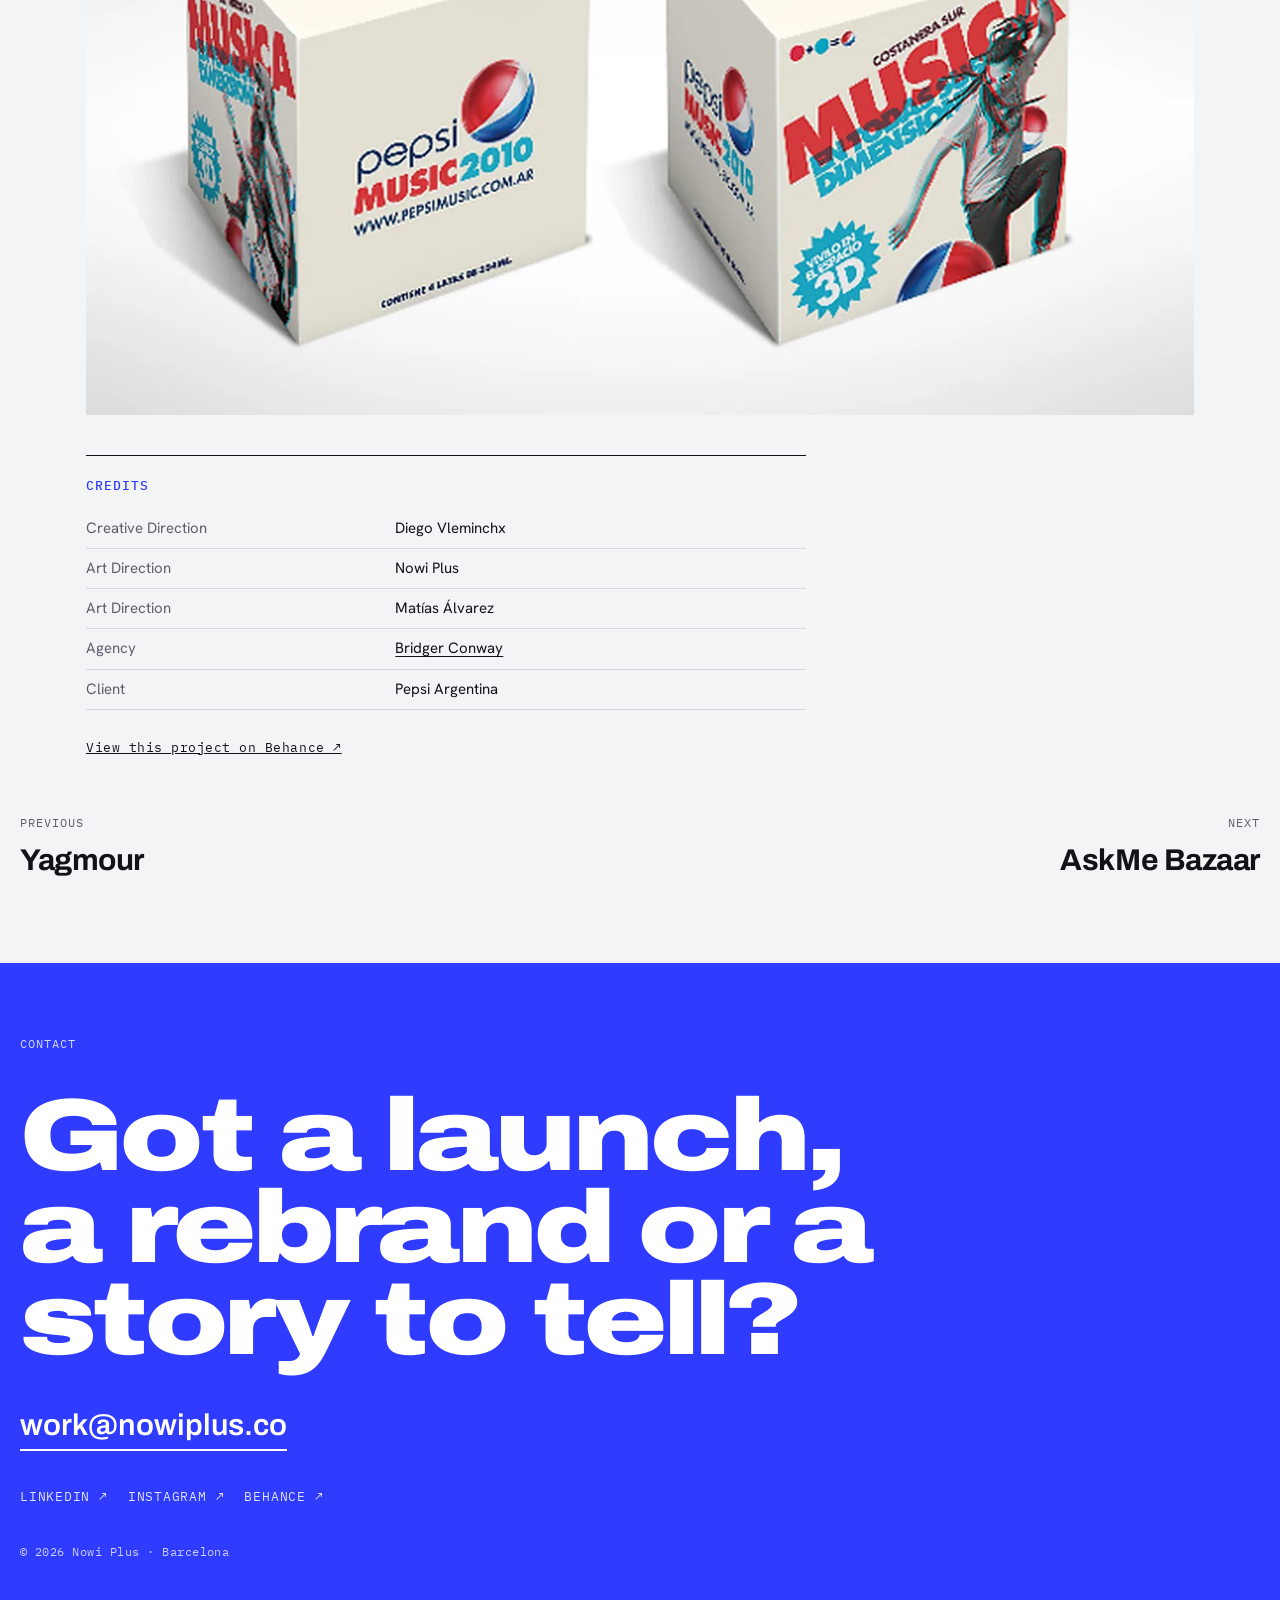
<file: work/pepsi-music-festival-integrated-campaign.html>
<!doctype html>
<html lang="en">
<head>
<meta charset="utf-8">
<meta name="viewport" content="width=device-width, initial-scale=1, viewport-fit=cover">
<title>Pepsi Music Festival · Integrated campaign | Nowi Plus</title>
<meta name="description" content="Pepsi Music Festival was one of the top events in Argentina.">
<meta property="og:title" content="Pepsi Music Festival · Integrated campaign | Nowi Plus">
<meta property="og:description" content="Pepsi Music Festival was one of the top events in Argentina.">
<meta property="og:type" content="article">
<meta property="og:image" content="https://nowiplus.co/images/work/pepsi-music-festival-integrated-campaign/02.webp">
<link rel="canonical" href="https://nowiplus.co/work/pepsi-music-festival-integrated-campaign.html">
<link rel="preconnect" href="https://fonts.googleapis.com">
<link rel="preconnect" href="https://fonts.gstatic.com" crossorigin>
<link rel="stylesheet" href="https://fonts.googleapis.com/css2?family=Archivo:wdth,wght@62..125,400..900&family=Climate+Crisis&family=Hanken+Grotesk:wght@400;500;600&family=IBM+Plex+Mono:wght@400;500&display=swap">
<link rel="stylesheet" href="project.css">
</head>
<body>

<header class="top">
  <div class="wrap">
    <a class="mark" href="../index.html">Nowi<span>+</span></a>
    <nav aria-label="Main">
      <a href="../index.html#work">Work</a>
      <a href="../index.html#about" class="hide-s">About</a>
      <a href="../index.html#contact">Contact</a>
    </nav>
  </div>
</header>

<main>
  <article class="project">
    <div class="wrap">
      <a class="back" href="../index.html#work">&larr; All work</a>
      <div class="head">
        <span class="label">Food &amp; beverage</span>
        <h1>Pepsi Music Festival</h1>
        <p class="what">Integrated campaign</p>
        <div class="lede"><p>Pepsi Music Festival was one of the top events in Argentina.</p><p>Held annually since 2003 and supported by Pepsico &amp; Pop Art Records, its 10th and last edition took place in October 2012.</p></div>
        <ul class="facts"><li><span>Creative fields</span><span>Advertising, Art Direction, Creative Direction</span></li></ul>
      </div>
    </div>
    <div class="wrap col">
      <div class="video"><iframe src="https://www.youtube-nocookie.com/embed/g-MNLqV6Pzc" title="Pepsi Music Festival · Integrated campaign, video" loading="eager" allow="accelerometer; encrypted-media; gyroscope; picture-in-picture; fullscreen" allowfullscreen></iframe></div>
    </div>
    <div class="wrap col">
      <div class="prose">
<p>Integrated Campaign for the 8th edition of Pepsi Music Festival Argentina.</p>
      </div>
    </div>
    <div class="wrap col gallery">
<figure><img src="../images/work/pepsi-music-festival-integrated-campaign/02.webp" width="1400" height="635" alt="Pepsi Music Festival · Integrated campaign, image 2" loading="lazy" decoding="async"></figure>
<figure><img src="../images/work/pepsi-music-festival-integrated-campaign/03.webp" width="599" height="420" alt="Pepsi Music Festival · Integrated campaign, image 3" loading="lazy" decoding="async"></figure>
<figure><img src="../images/work/pepsi-music-festival-integrated-campaign/04.webp" width="1400" height="1002" alt="Pepsi Music Festival · Integrated campaign, image 4" loading="lazy" decoding="async"></figure>
<figure><img src="../images/work/pepsi-music-festival-integrated-campaign/05.webp" width="1400" height="1400" alt="Pepsi Music Festival · Integrated campaign, image 5" loading="lazy" decoding="async"></figure>
<figure><img src="../images/work/pepsi-music-festival-integrated-campaign/06.webp" width="1400" height="1969" alt="Pepsi Music Festival · Integrated campaign, image 6" loading="lazy" decoding="async"></figure>
<figure><img src="../images/work/pepsi-music-festival-integrated-campaign/07.webp" width="1400" height="767" alt="Pepsi Music Festival · Integrated campaign, image 7" loading="lazy" decoding="async"></figure>
    </div>
    <div class="wrap col">
      <section class="credits"><h2>Credits</h2><dl><div class="row"><dt>Creative Direction</dt><dd>Diego Vleminchx</dd></div><div class="row"><dt>Art Direction</dt><dd>Nowi Plus</dd></div><div class="row"><dt>Art Direction</dt><dd>Matías Álvarez</dd></div><div class="row"><dt>Agency</dt><dd><a href="http://latam.bridgerconway.com/home/" target="_blank" rel="noopener">Bridger Conway</a></dd></div><div class="row"><dt>Client</dt><dd>Pepsi Argentina</dd></div></dl></section>
      <p class="source"><a href="https://www.behance.net/gallery/15944023/Pepsi-Music-Festival-Integrated-Campaign" target="_blank" rel="noopener">View this project on Behance &#8599;</a></p>
    </div>
    <nav class="wrap pager" aria-label="More projects"><a class="prev" href="yagmour-rebrand-campaign.html"><span class="label">Previous</span><b>Yagmour</b></a><a class="next" href="askme-bazaar-facebook-ads-campaign.html"><span class="label">Next</span><b>AskMe Bazaar</b></a></nav>
  </article>
</main>

<footer class="contact" id="contact">
  <div class="wrap">
    <span class="label" style="color:inherit;opacity:.8">Contact</span>
    <h2>Got a launch, a rebrand or a story to tell?</h2>
    <div class="row">
      <a class="email" href="mailto:work@nowiplus.co">work@nowiplus.co</a>
    </div>
    <div class="social">
      <a href="https://www.linkedin.com/in/nowiplus/" target="_blank" rel="noopener">LinkedIn &#8599;</a>
      <a href="https://instagram.com/nowiplus" target="_blank" rel="noopener">Instagram &#8599;</a>
      <a href="https://www.behance.net/nowiplus" target="_blank" rel="noopener">Behance &#8599;</a>
    </div>
    <small>&copy; <span id="yr">2026</span> Nowi Plus &middot; Barcelona</small>
  </div>
</footer>
<script>document.getElementById("yr").textContent = new Date().getFullYear();</script>
</body>
</html>
</file>
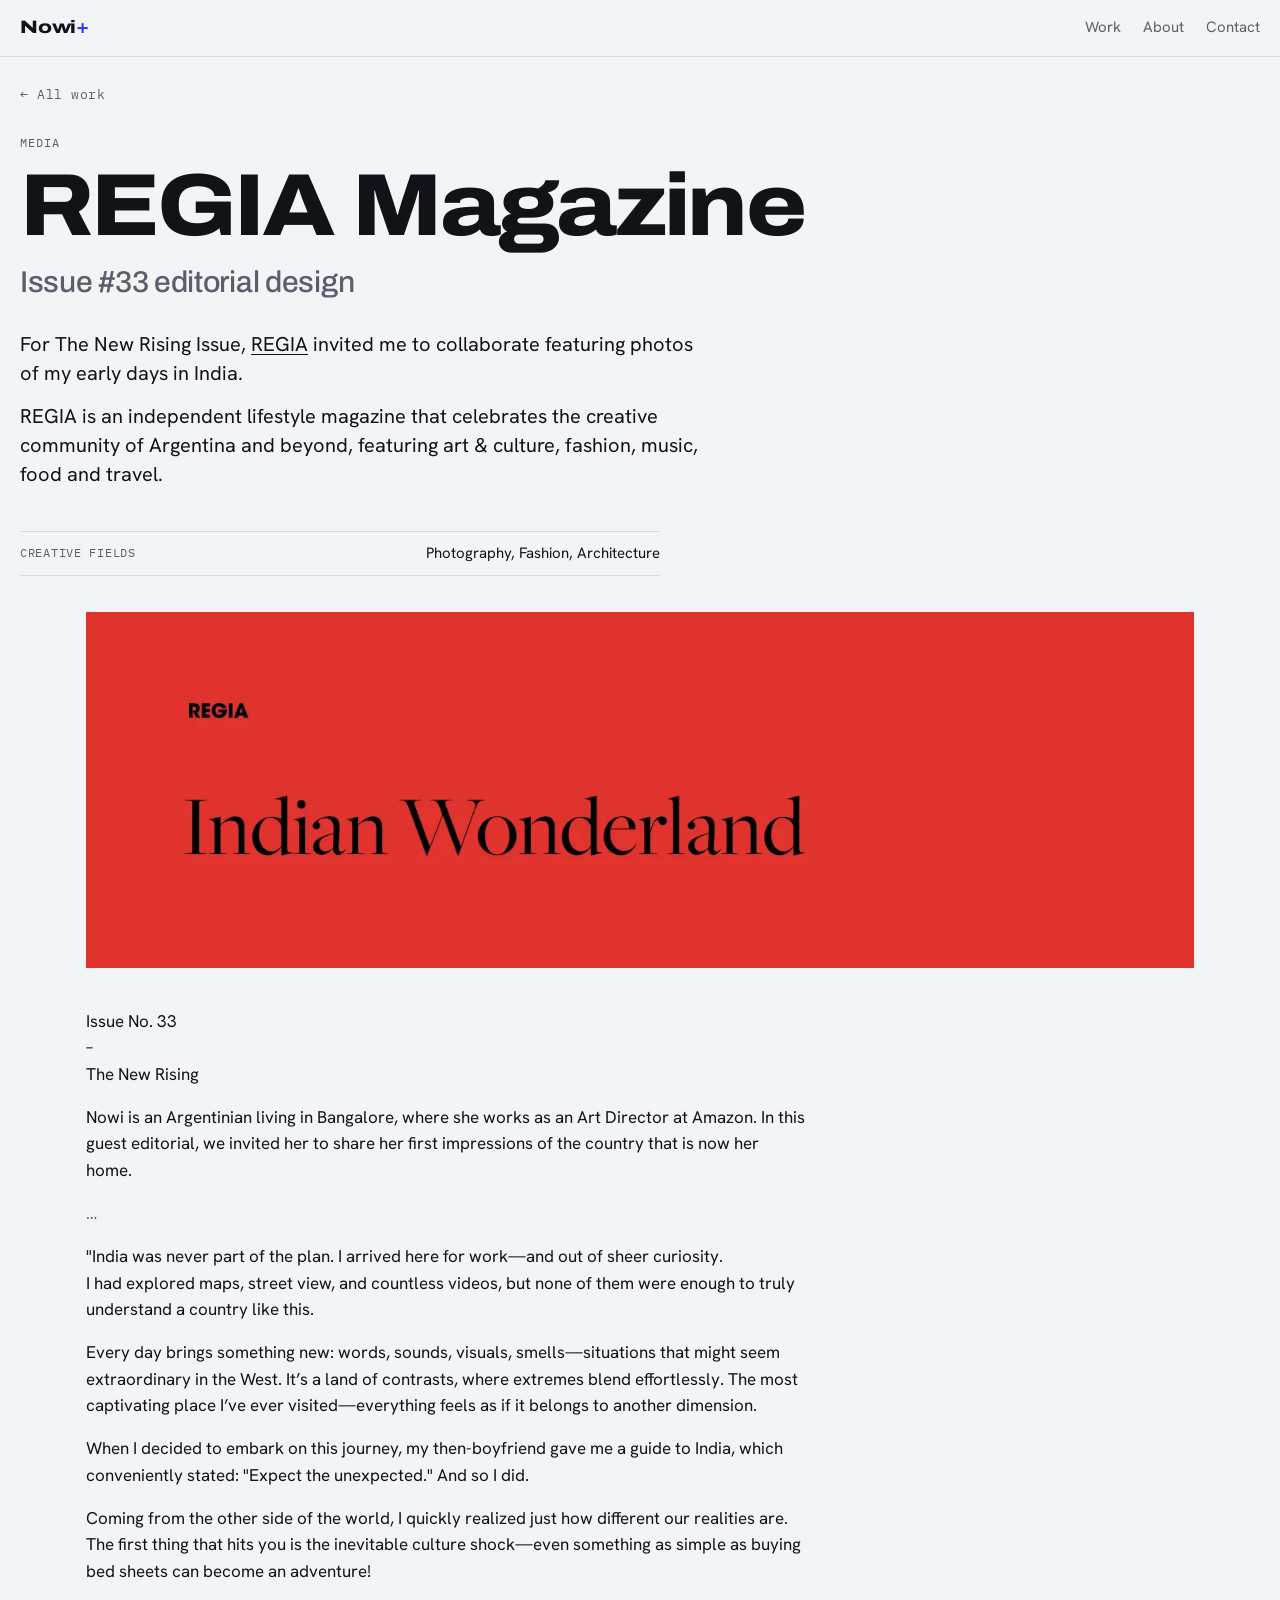
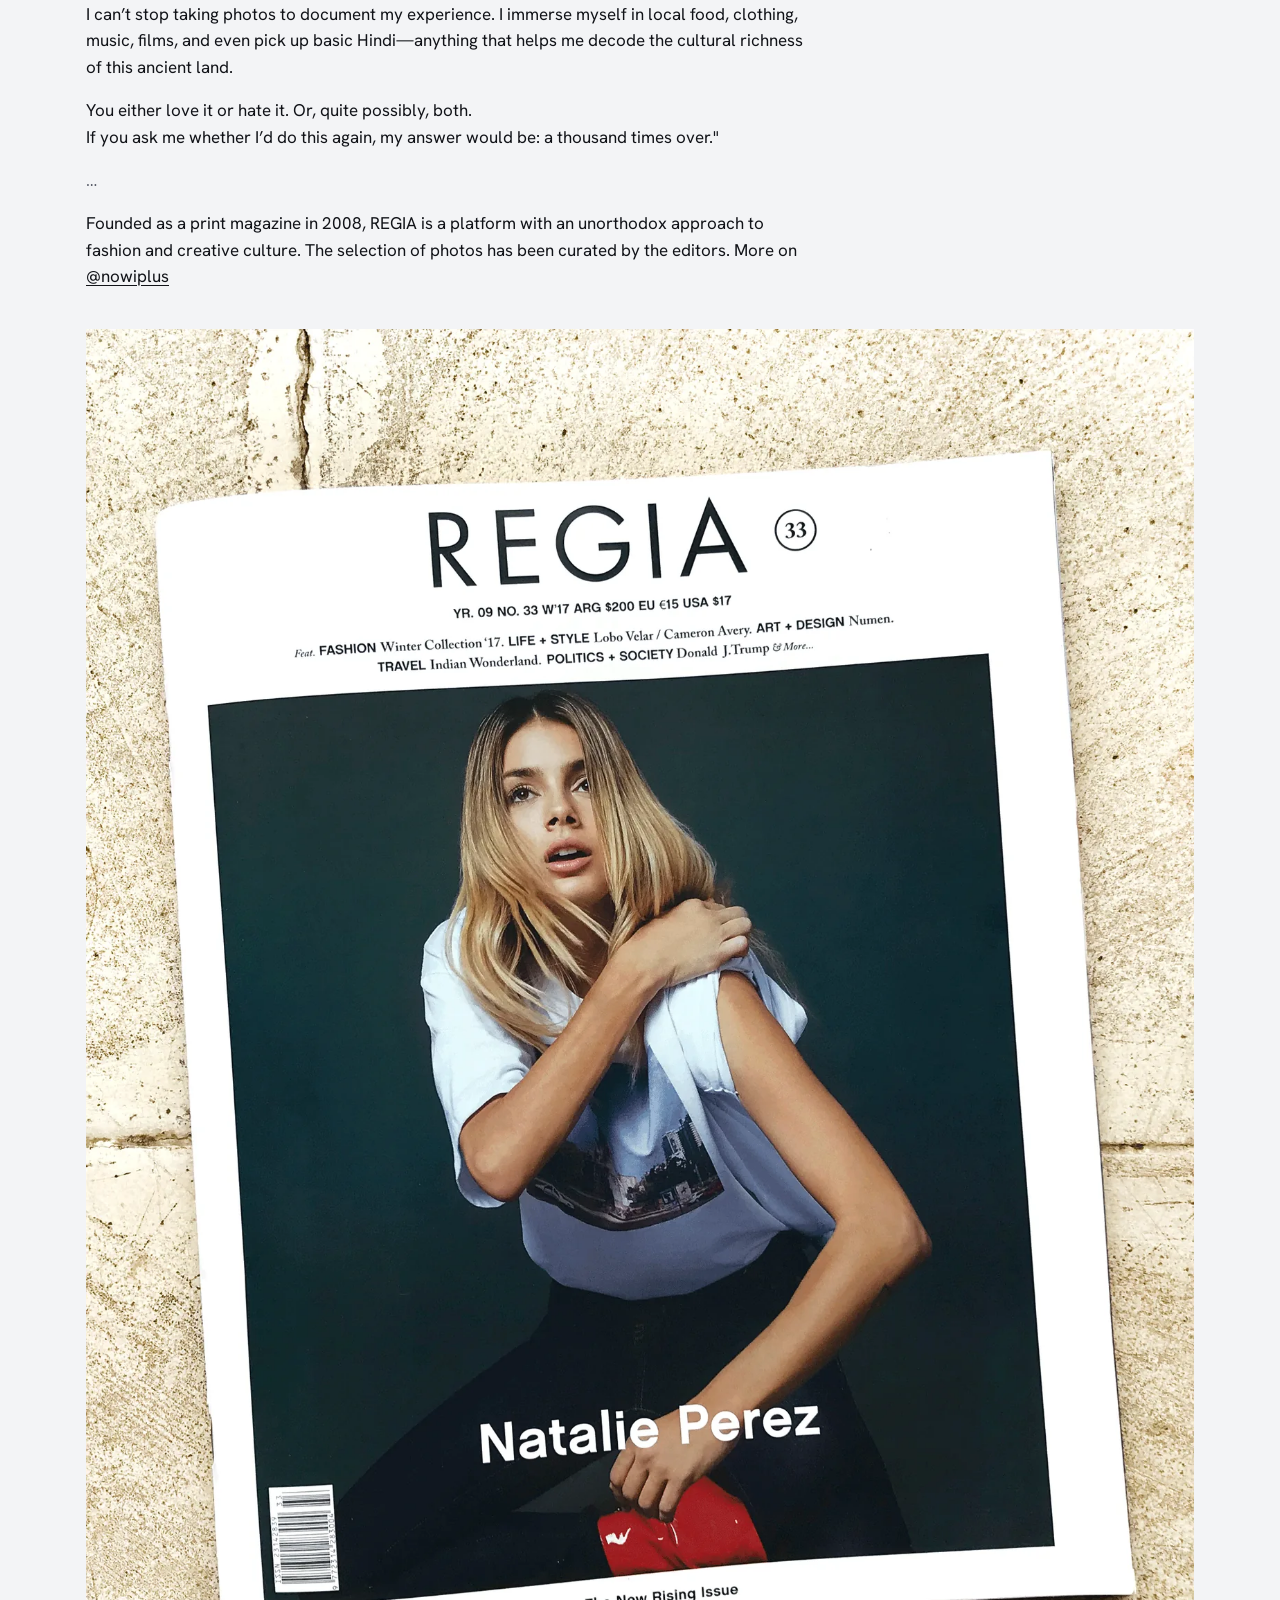
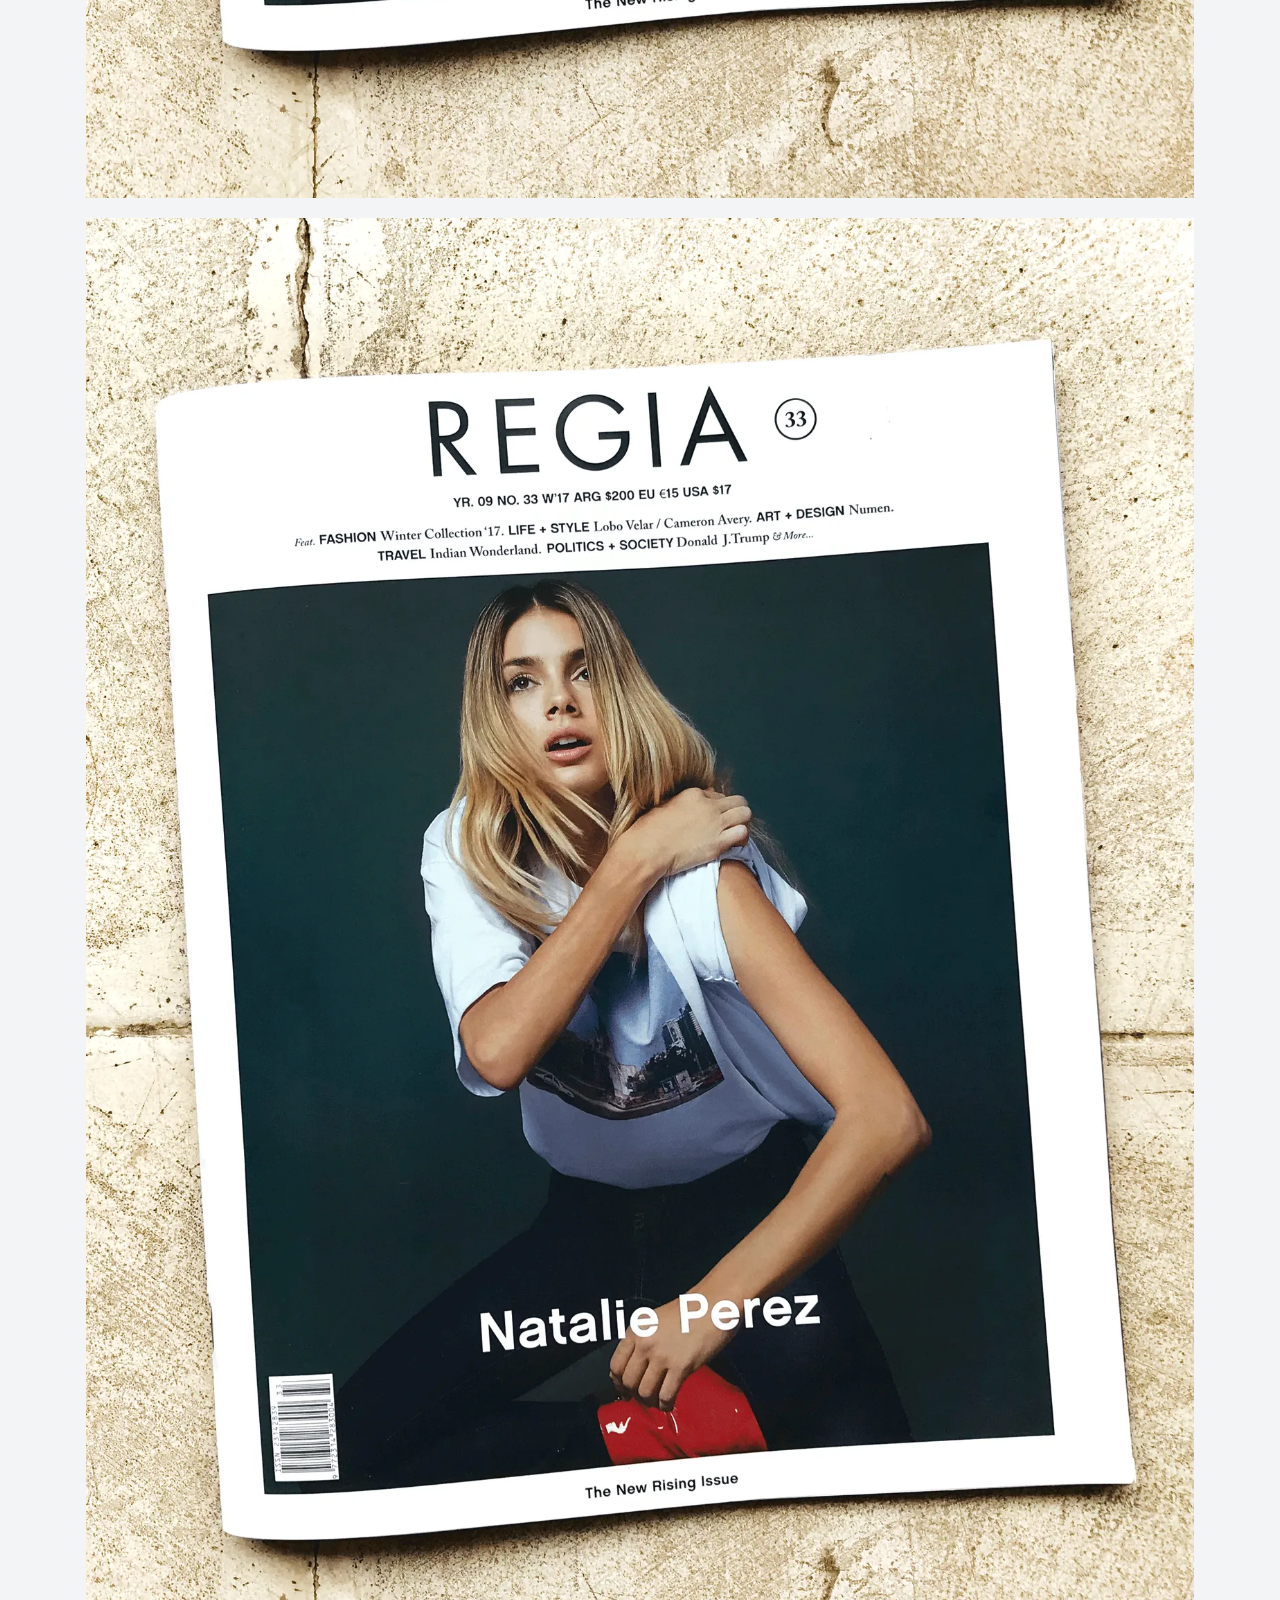
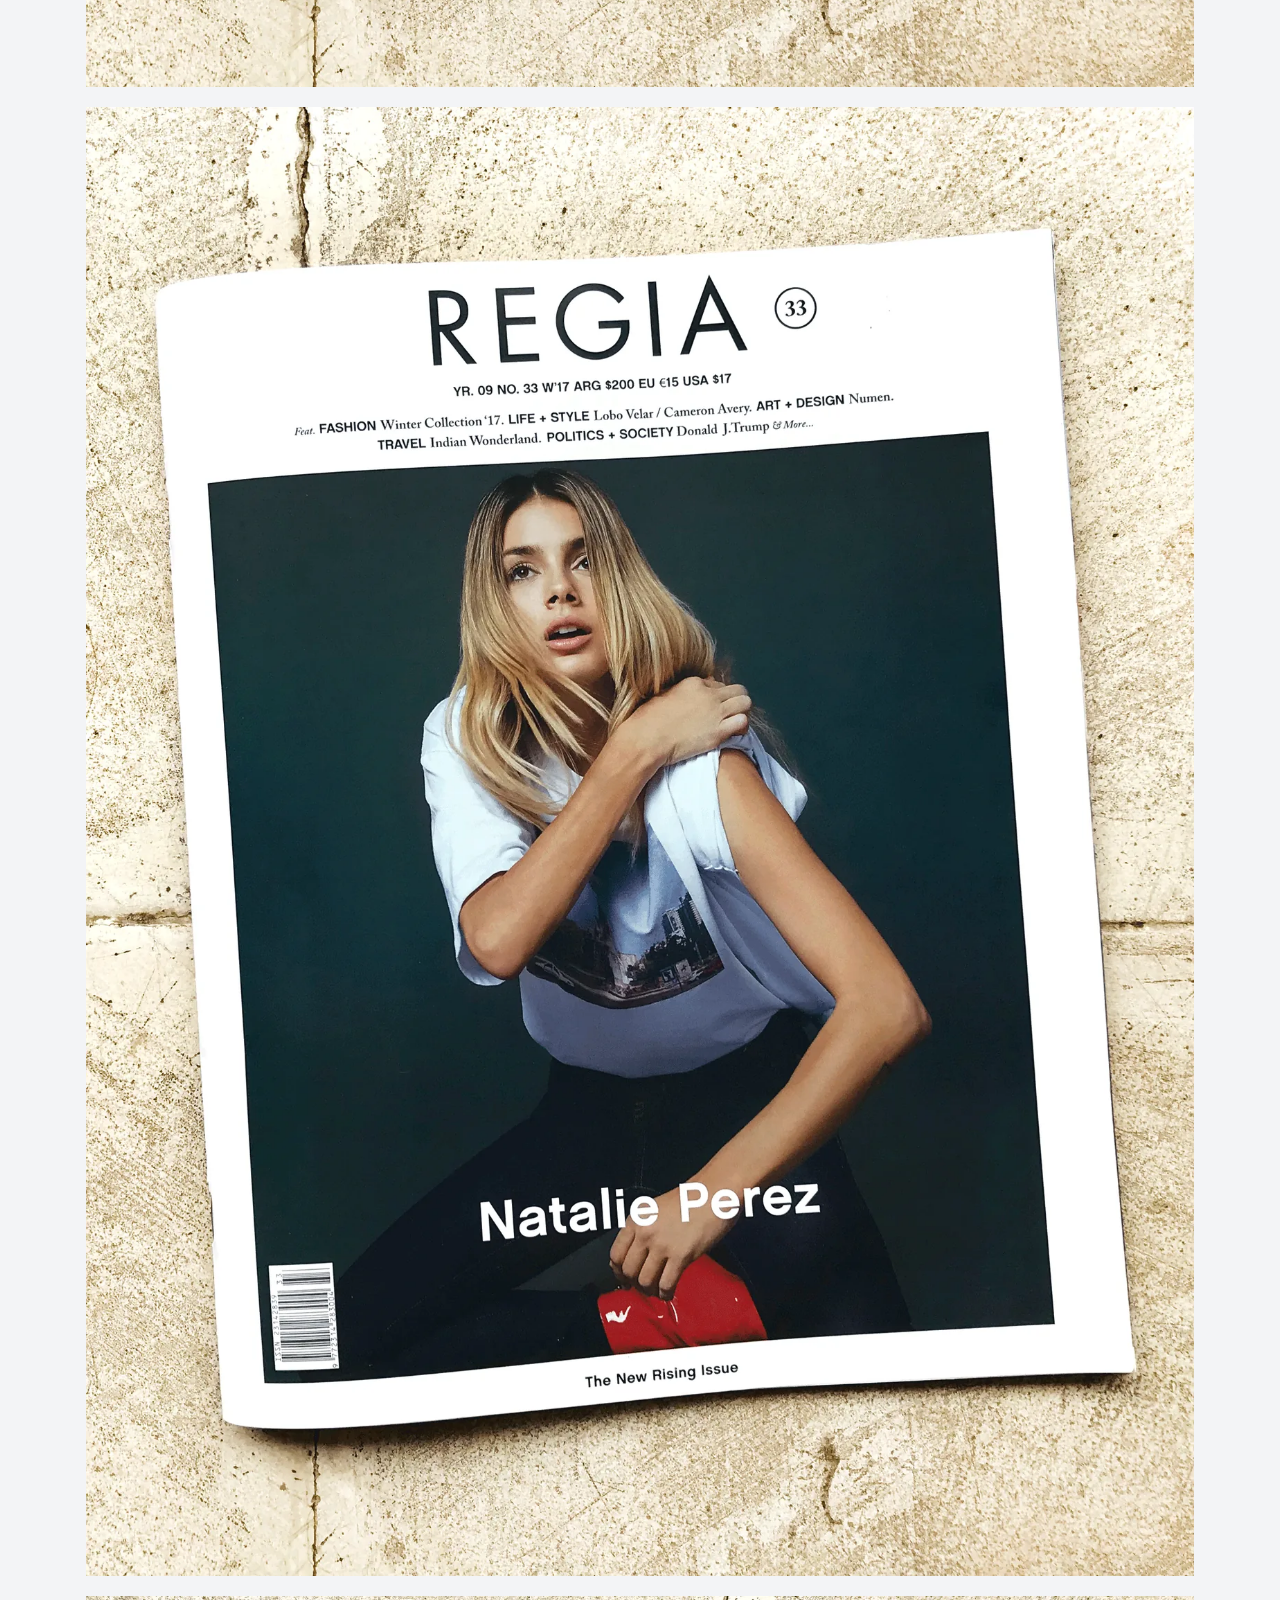
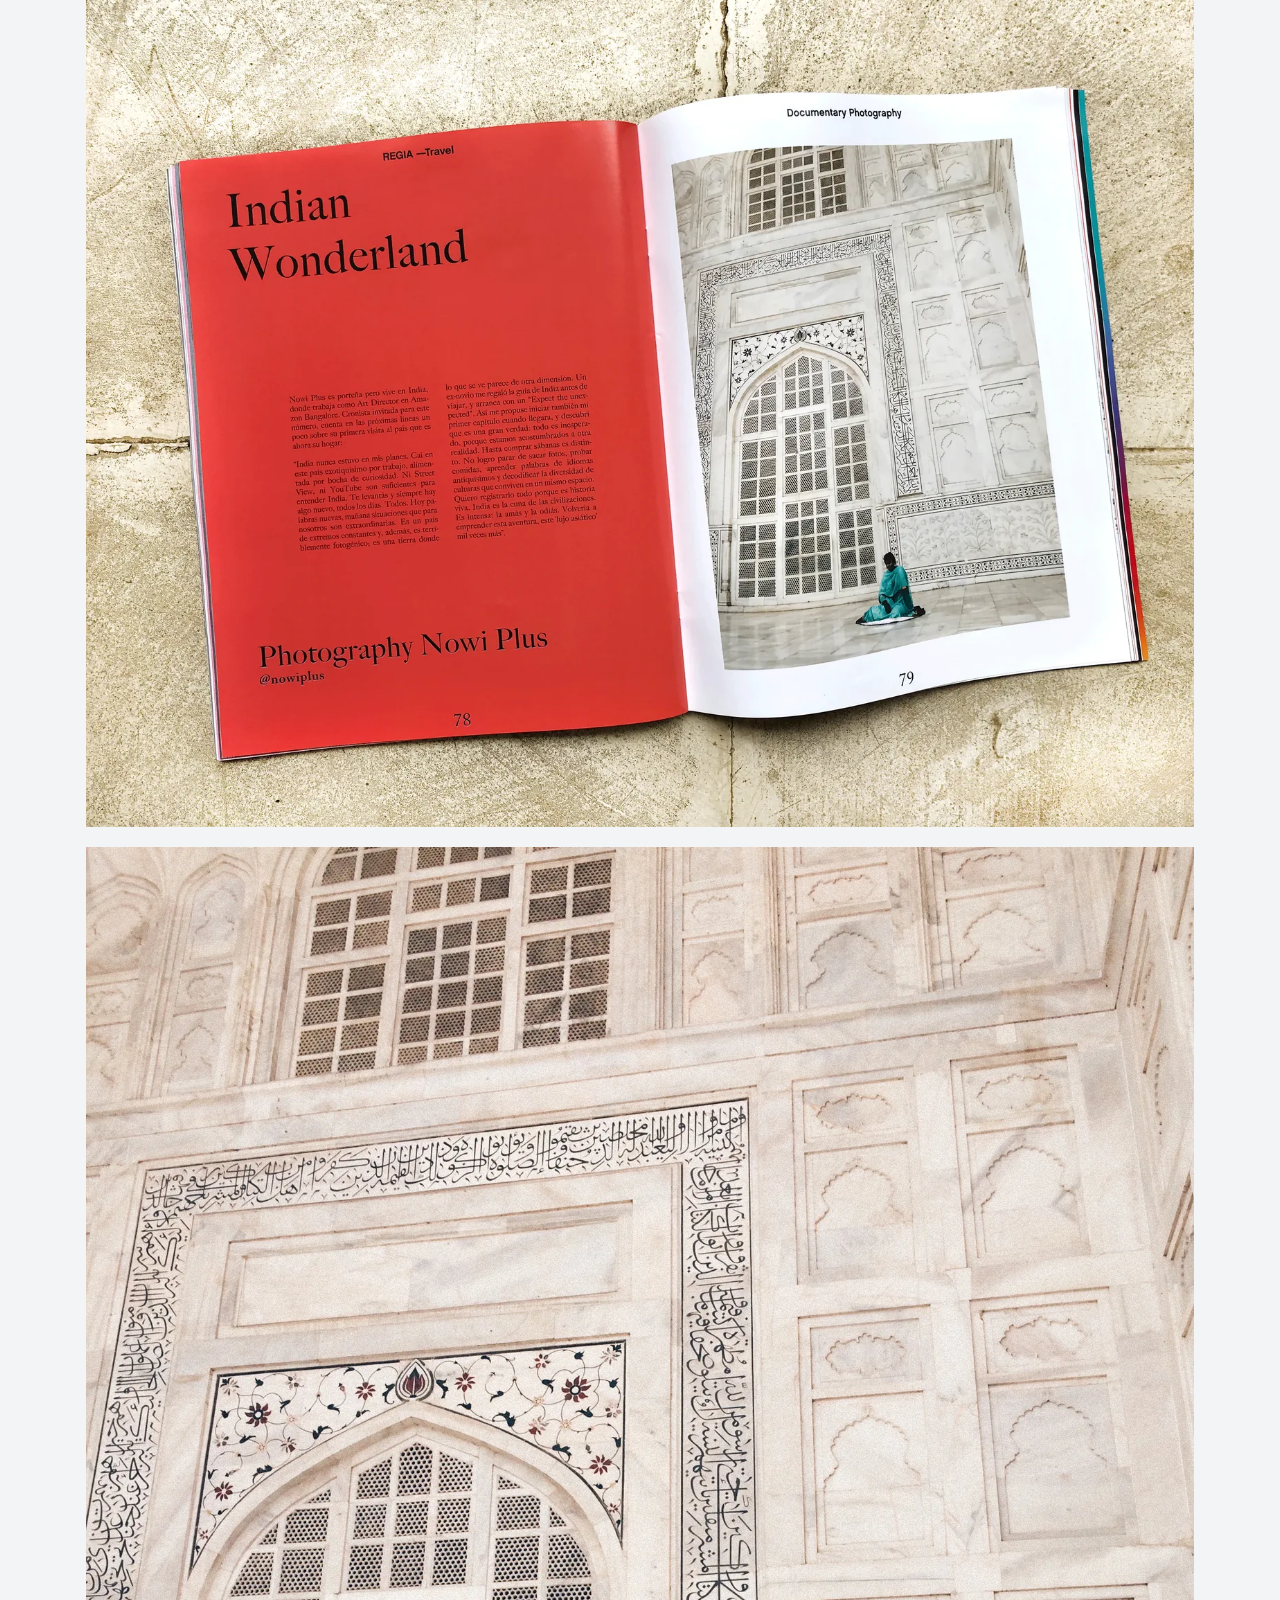
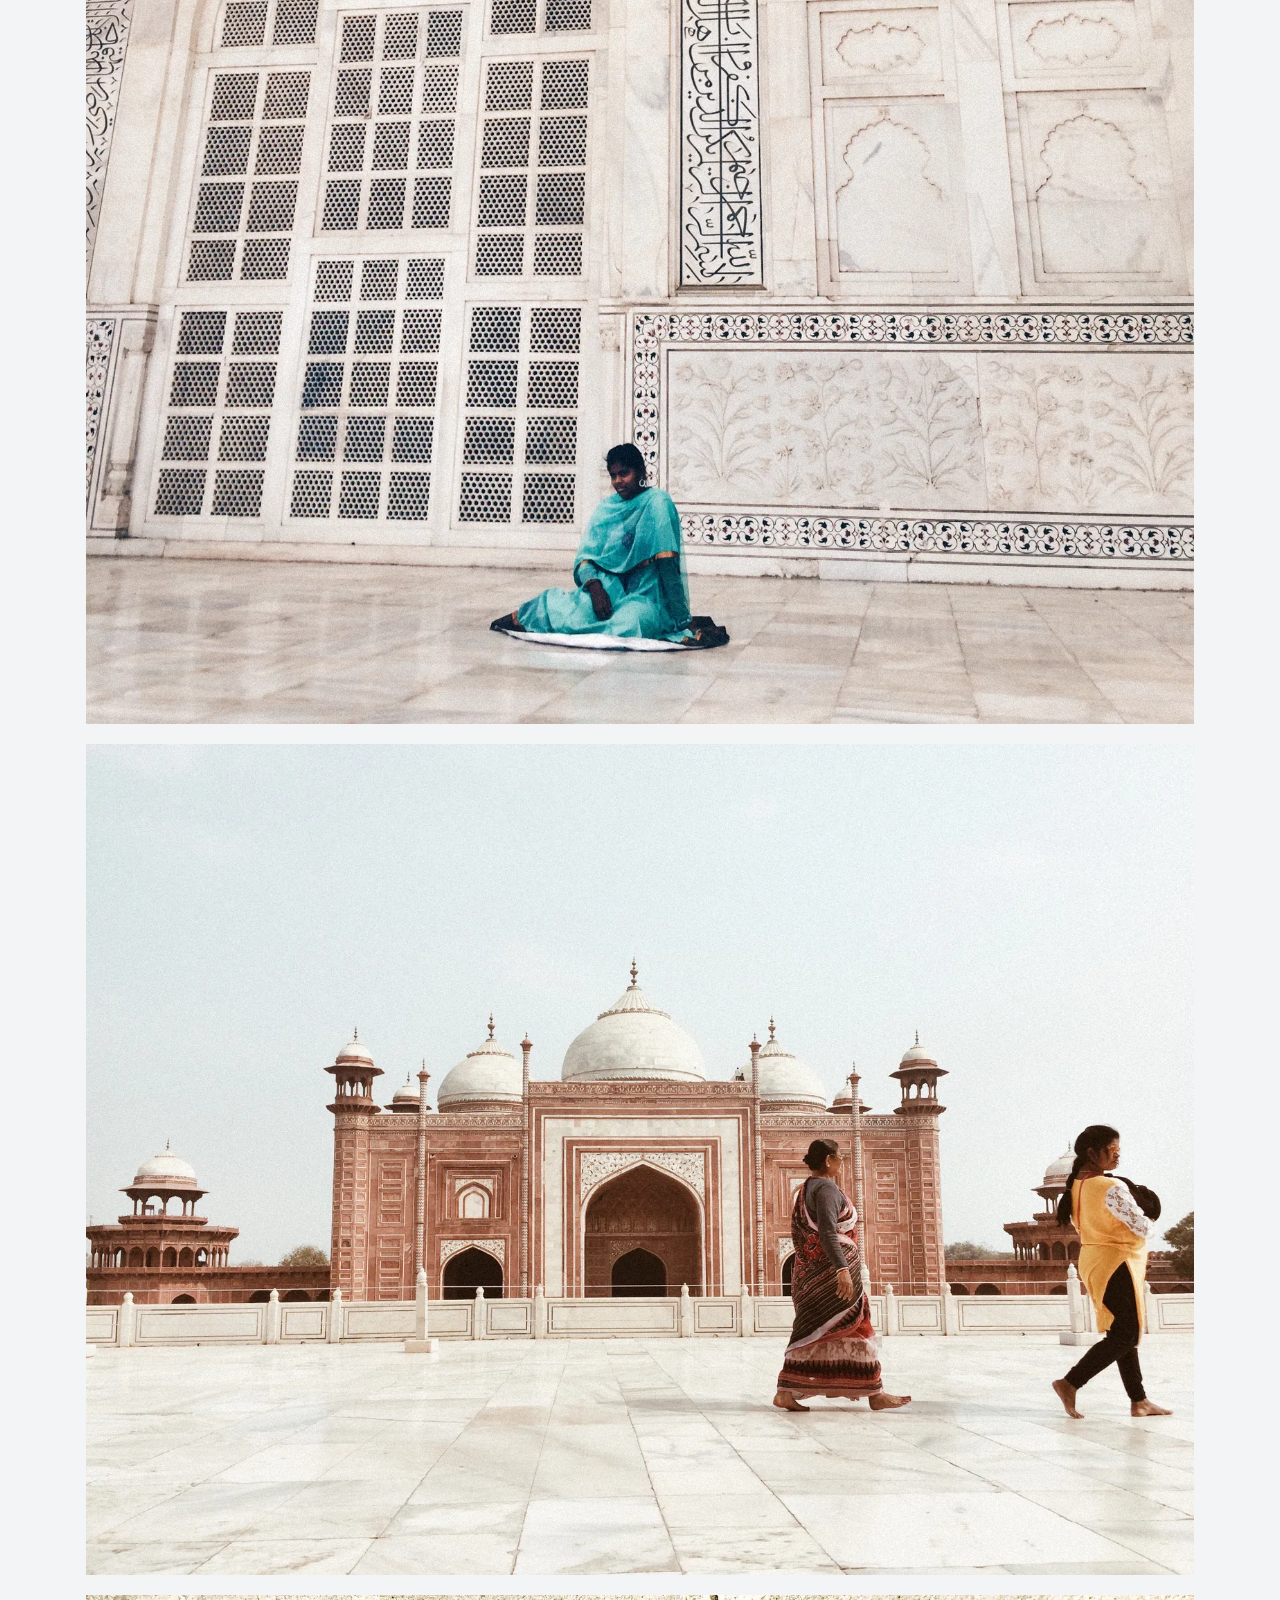
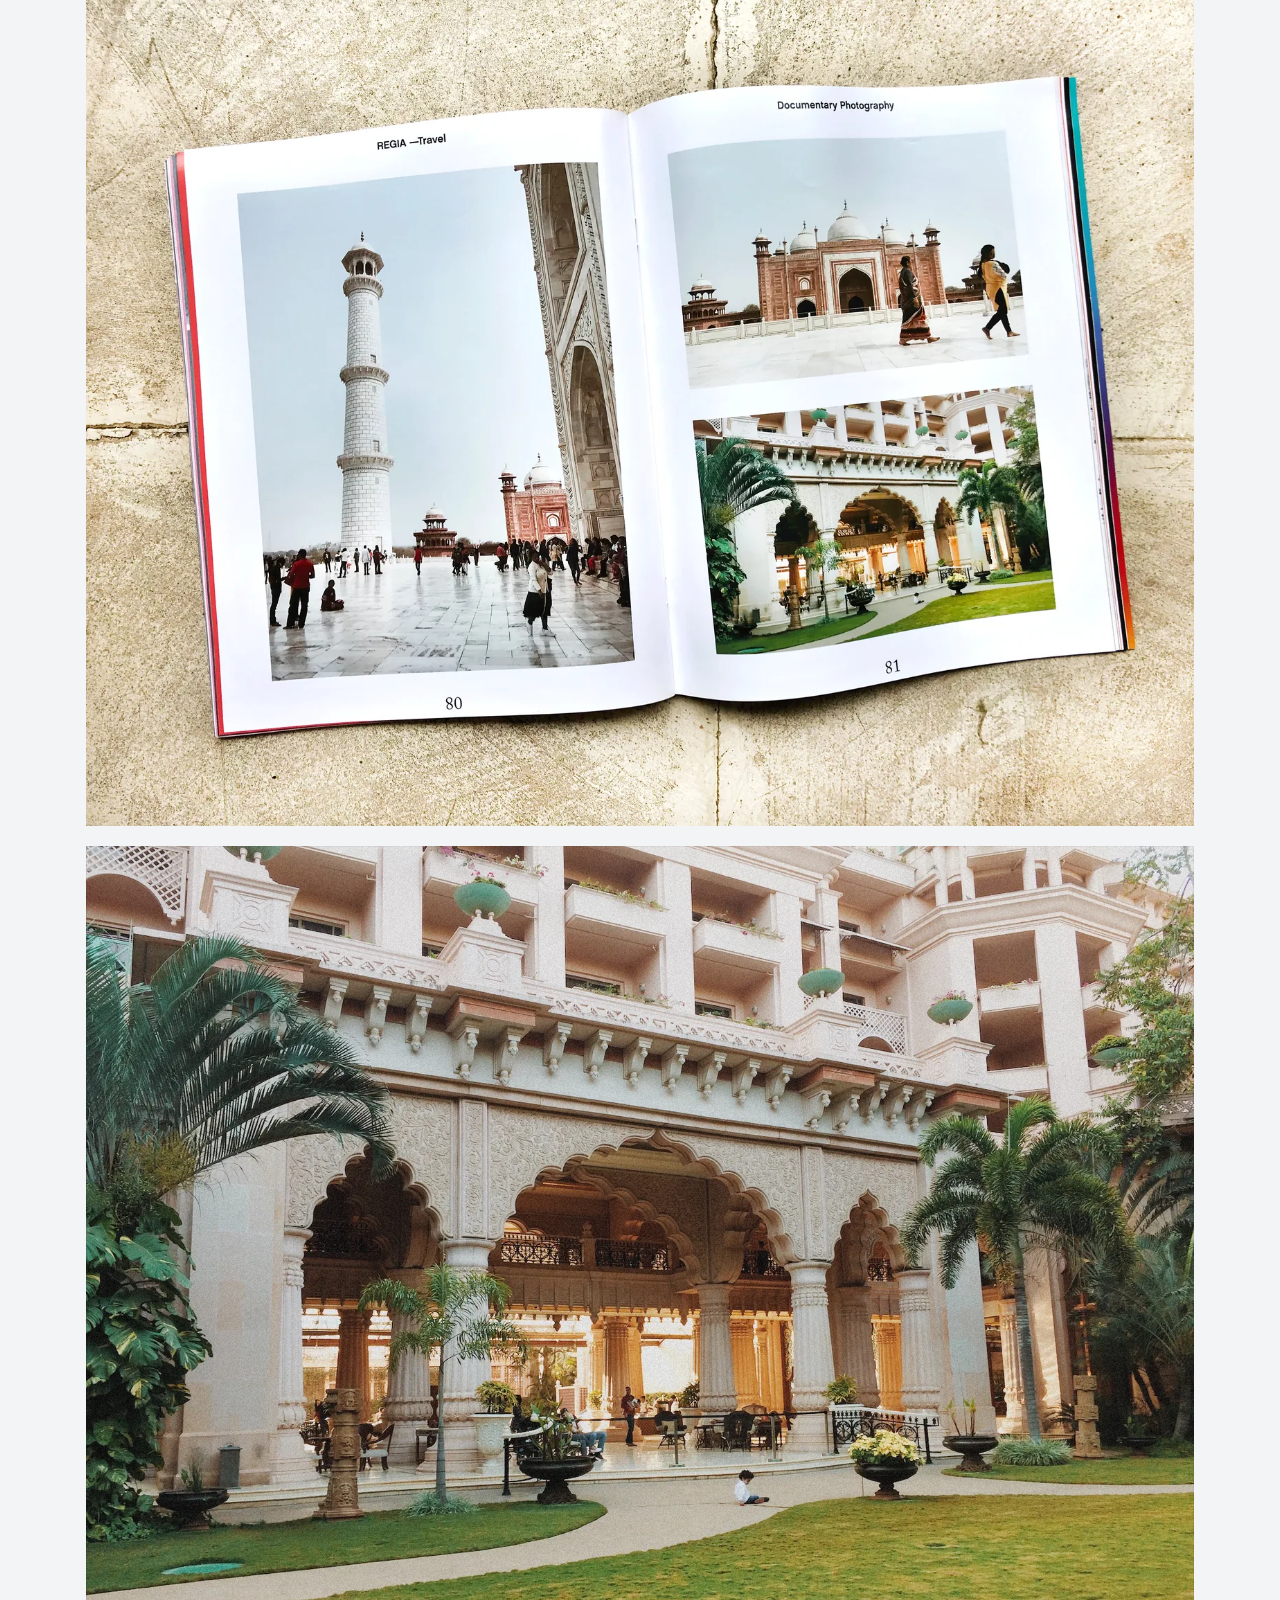
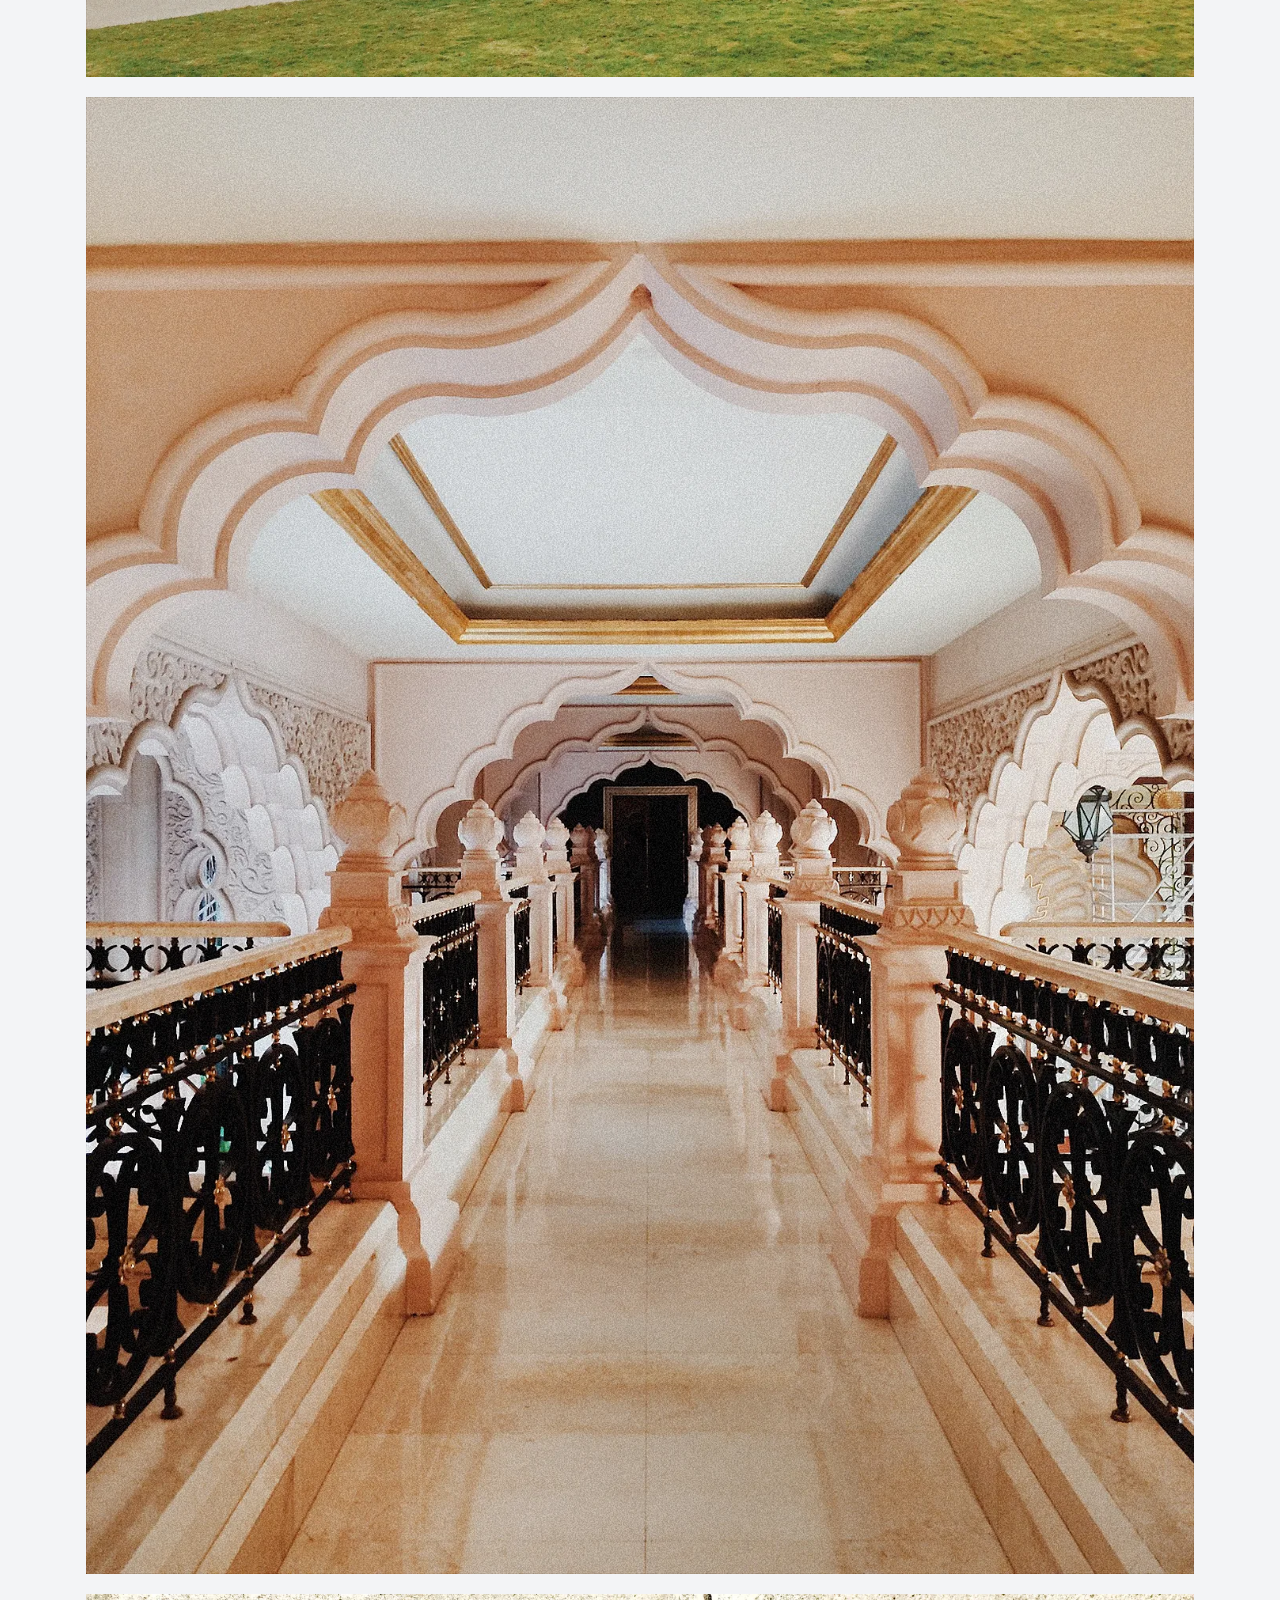
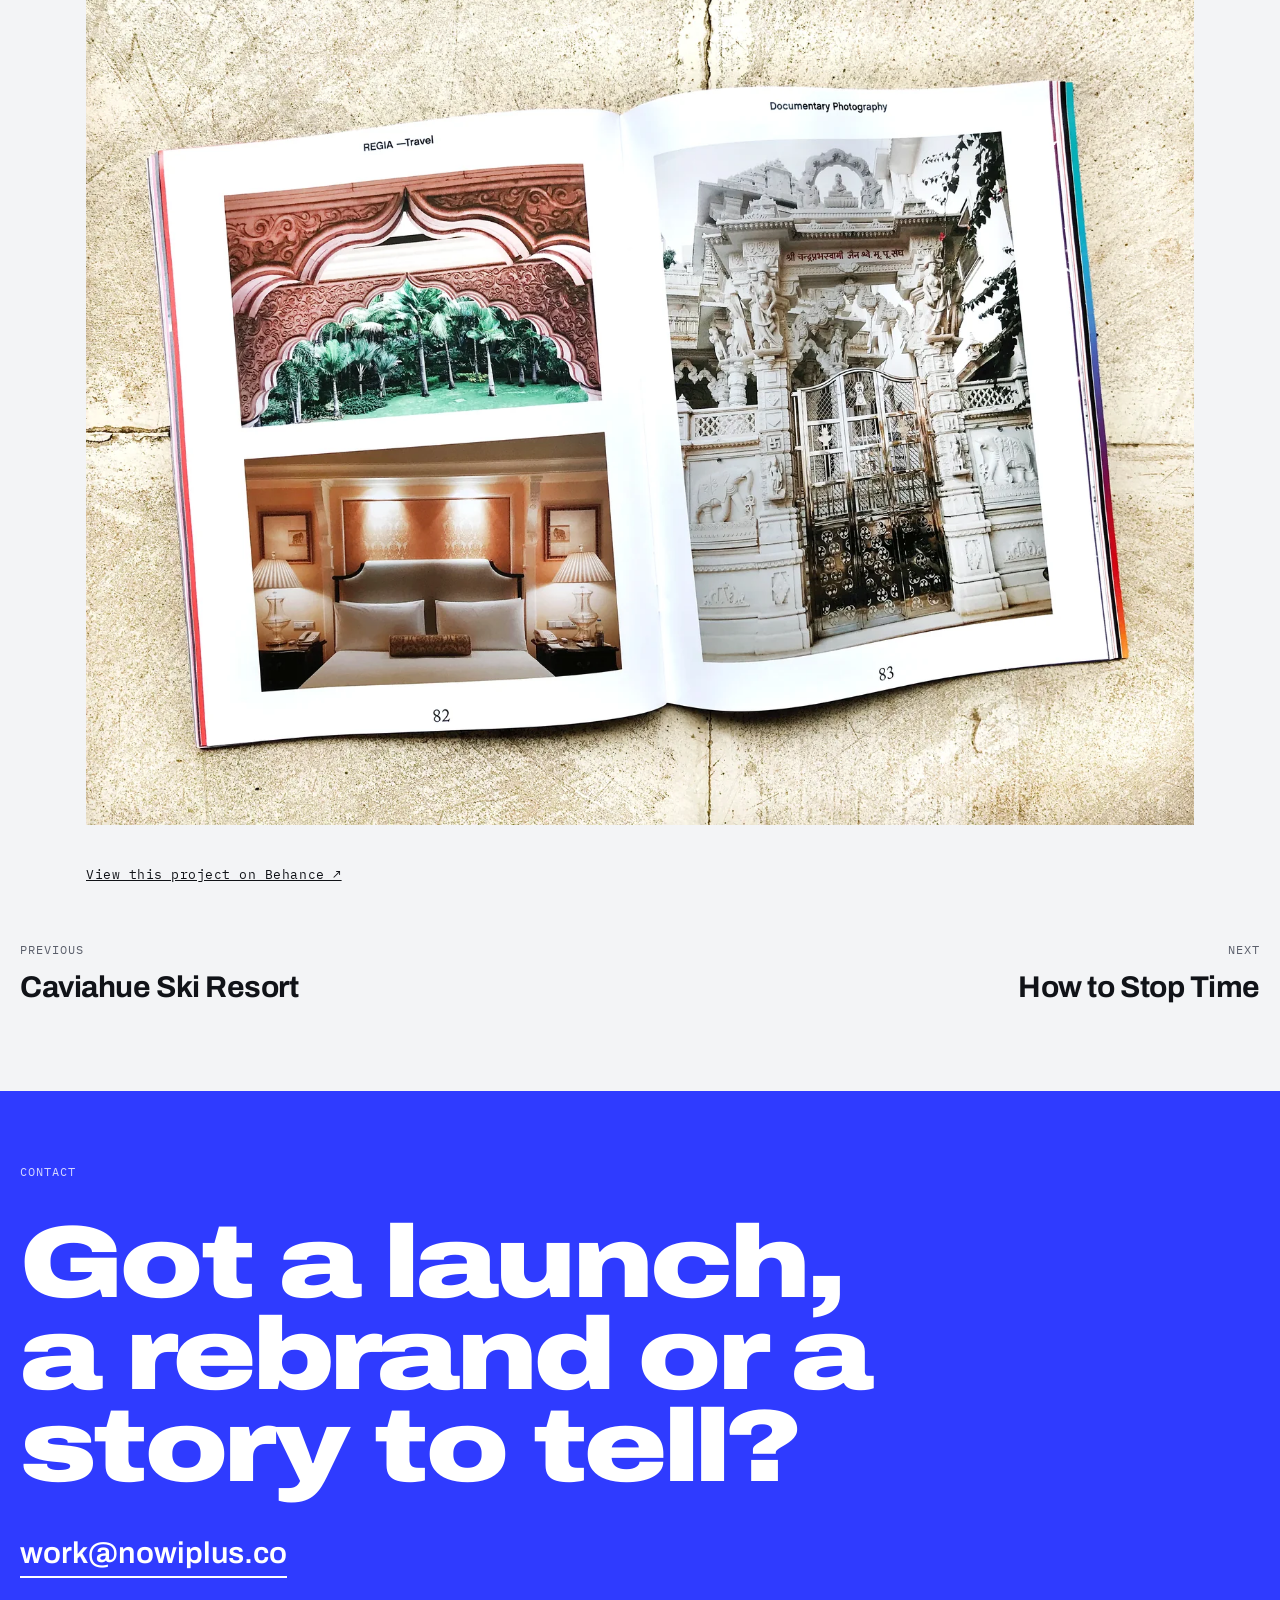
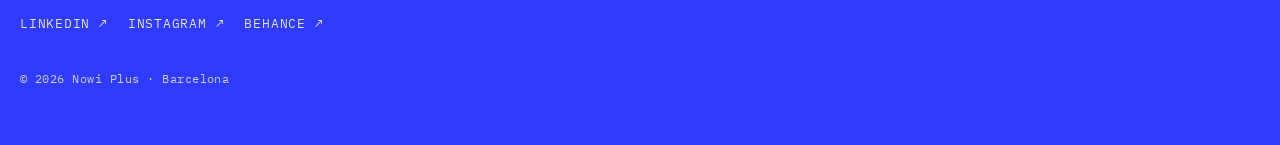
<file: work/regia-mag-issue-33.html>
<!doctype html>
<html lang="en">
<head>
<meta charset="utf-8">
<meta name="viewport" content="width=device-width, initial-scale=1, viewport-fit=cover">
<title>REGIA Magazine · Issue #33 editorial design | Nowi Plus</title>
<meta name="description" content="For The New Rising Issue, REGIA invited me to collaborate featuring photos of my early days in India.">
<meta property="og:title" content="REGIA Magazine · Issue #33 editorial design | Nowi Plus">
<meta property="og:description" content="For The New Rising Issue, REGIA invited me to collaborate featuring photos of my early days in India.">
<meta property="og:type" content="article">
<meta property="og:image" content="https://nowiplus.co/images/work/regia-mag-issue-33/01.webp">
<link rel="canonical" href="https://nowiplus.co/work/regia-mag-issue-33.html">
<link rel="preconnect" href="https://fonts.googleapis.com">
<link rel="preconnect" href="https://fonts.gstatic.com" crossorigin>
<link rel="stylesheet" href="https://fonts.googleapis.com/css2?family=Archivo:wdth,wght@62..125,400..900&family=Climate+Crisis&family=Hanken+Grotesk:wght@400;500;600&family=IBM+Plex+Mono:wght@400;500&display=swap">
<link rel="stylesheet" href="project.css">
</head>
<body>

<header class="top">
  <div class="wrap">
    <a class="mark" href="../index.html">Nowi<span>+</span></a>
    <nav aria-label="Main">
      <a href="../index.html#work">Work</a>
      <a href="../index.html#about" class="hide-s">About</a>
      <a href="../index.html#contact">Contact</a>
    </nav>
  </div>
</header>

<main>
  <article class="project">
    <div class="wrap">
      <a class="back" href="../index.html#work">&larr; All work</a>
      <div class="head">
        <span class="label">Media</span>
        <h1>REGIA Magazine</h1>
        <p class="what">Issue #33 editorial design</p>
        <div class="lede"><p>For The New Rising Issue, <a href="https://www.regiamag.com/" target="_blank" rel="noopener">REGIA</a> invited me to collaborate featuring photos of my early days in India.</p><p>REGIA is an independent lifestyle magazine that celebrates the creative community of Argentina and beyond, featuring art &amp; culture, fashion, music, food and travel.</p></div>
        <ul class="facts"><li><span>Creative fields</span><span>Photography, Fashion, Architecture</span></li></ul>
      </div>
    </div>
    <div class="wrap col">
      <figure><img src="../images/work/regia-mag-issue-33/01.webp" width="1400" height="450" alt="REGIA Magazine · Issue #33 editorial design, image 1" fetchpriority="high"></figure>
    </div>
    <div class="wrap col">
      <div class="prose">
<p>Issue No. 33<br>–<br>The New Rising</p>
<p>Nowi is an Argentinian living in Bangalore, where she works as an Art Director at Amazon. In this guest editorial, we invited her to share her first impressions of the country that is now her home.</p>
<p class="gap" aria-hidden="true">&hellip;</p>
<p>&quot;India was never part of the plan. I arrived here for work—and out of sheer curiosity.<br>I had explored maps, street view, and countless videos, but none of them were enough to truly understand a country like this.</p>
<p>Every day brings something new: words, sounds, visuals, smells—situations that might seem extraordinary in the West. It’s a land of contrasts, where extremes blend effortlessly. The most captivating place I’ve ever visited—everything feels as if it belongs to another dimension.</p>
<p>When I decided to embark on this journey, my then-boyfriend gave me a guide to India, which conveniently stated: &quot;Expect the unexpected.&quot; And so I did.</p>
<p>Coming from the other side of the world, I quickly realized just how different our realities are. The first thing that hits you is the inevitable culture shock—even something as simple as buying bed sheets can become an adventure!</p>
<p>I can’t stop taking photos to document my experience. I immerse myself in local food, clothing, music, films, and even pick up basic Hindi—anything that helps me decode the cultural richness of this ancient land.</p>
<p>You either love it or hate it. Or, quite possibly, both.<br>If you ask me whether I’d do this again, my answer would be: a thousand times over.&quot;</p>
<p class="gap" aria-hidden="true">&hellip;</p>
<p>Founded as a print magazine in 2008, REGIA is a platform with an unorthodox approach to fashion and creative culture. The selection of photos has been curated by the editors. More on <a href="http://instagram.com/nowiplus" target="_blank" rel="noopener">@nowiplus</a></p>
      </div>
    </div>
    <div class="wrap col gallery">
<figure><img src="../images/work/regia-mag-issue-33/02.webp" width="1600" height="2121" alt="REGIA Magazine · Issue #33 editorial design, image 2" loading="lazy" decoding="async"></figure>
<figure><img src="../images/work/regia-mag-issue-33/03.webp" width="1600" height="2121" alt="REGIA Magazine · Issue #33 editorial design, image 3" loading="lazy" decoding="async"></figure>
<figure><img src="../images/work/regia-mag-issue-33/04.webp" width="1600" height="2121" alt="REGIA Magazine · Issue #33 editorial design, image 4" loading="lazy" decoding="async"></figure>
<figure><img src="../images/work/regia-mag-issue-33/05.webp" width="1600" height="1200" alt="REGIA Magazine · Issue #33 editorial design, image 5" loading="lazy" decoding="async"></figure>
<figure><img src="../images/work/regia-mag-issue-33/06.webp" width="1600" height="2133" alt="REGIA Magazine · Issue #33 editorial design, image 6" loading="lazy" decoding="async"></figure>
<figure><img src="../images/work/regia-mag-issue-33/07.webp" width="1600" height="1200" alt="REGIA Magazine · Issue #33 editorial design, image 7" loading="lazy" decoding="async"></figure>
<figure><img src="../images/work/regia-mag-issue-33/08.webp" width="1600" height="1200" alt="REGIA Magazine · Issue #33 editorial design, image 8" loading="lazy" decoding="async"></figure>
<figure><img src="../images/work/regia-mag-issue-33/09.webp" width="1600" height="1200" alt="REGIA Magazine · Issue #33 editorial design, image 9" loading="lazy" decoding="async"></figure>
<figure><img src="../images/work/regia-mag-issue-33/10.webp" width="1400" height="1867" alt="REGIA Magazine · Issue #33 editorial design, image 10" loading="lazy" decoding="async"></figure>
<figure><img src="../images/work/regia-mag-issue-33/11.webp" width="1600" height="1200" alt="REGIA Magazine · Issue #33 editorial design, image 11" loading="lazy" decoding="async"></figure>
    </div>
    <div class="wrap col">
      
      <p class="source"><a href="https://www.behance.net/gallery/91714473/REGIA-Mag-Issue-33" target="_blank" rel="noopener">View this project on Behance &#8599;</a></p>
    </div>
    <nav class="wrap pager" aria-label="More projects"><a class="prev" href="caviahue-ski-resort-rebranding-campaign.html"><span class="label">Previous</span><b>Caviahue Ski Resort</b></a><a class="next" href="how-to-stop-time-lettering.html"><span class="label">Next</span><b>How to Stop Time</b></a></nav>
  </article>
</main>

<footer class="contact" id="contact">
  <div class="wrap">
    <span class="label" style="color:inherit;opacity:.8">Contact</span>
    <h2>Got a launch, a rebrand or a story to tell?</h2>
    <div class="row">
      <a class="email" href="mailto:work@nowiplus.co">work@nowiplus.co</a>
    </div>
    <div class="social">
      <a href="https://www.linkedin.com/in/nowiplus/" target="_blank" rel="noopener">LinkedIn &#8599;</a>
      <a href="https://instagram.com/nowiplus" target="_blank" rel="noopener">Instagram &#8599;</a>
      <a href="https://www.behance.net/nowiplus" target="_blank" rel="noopener">Behance &#8599;</a>
    </div>
    <small>&copy; <span id="yr">2026</span> Nowi Plus &middot; Barcelona</small>
  </div>
</footer>
<script>document.getElementById("yr").textContent = new Date().getFullYear();</script>
</body>
</html>
</file>
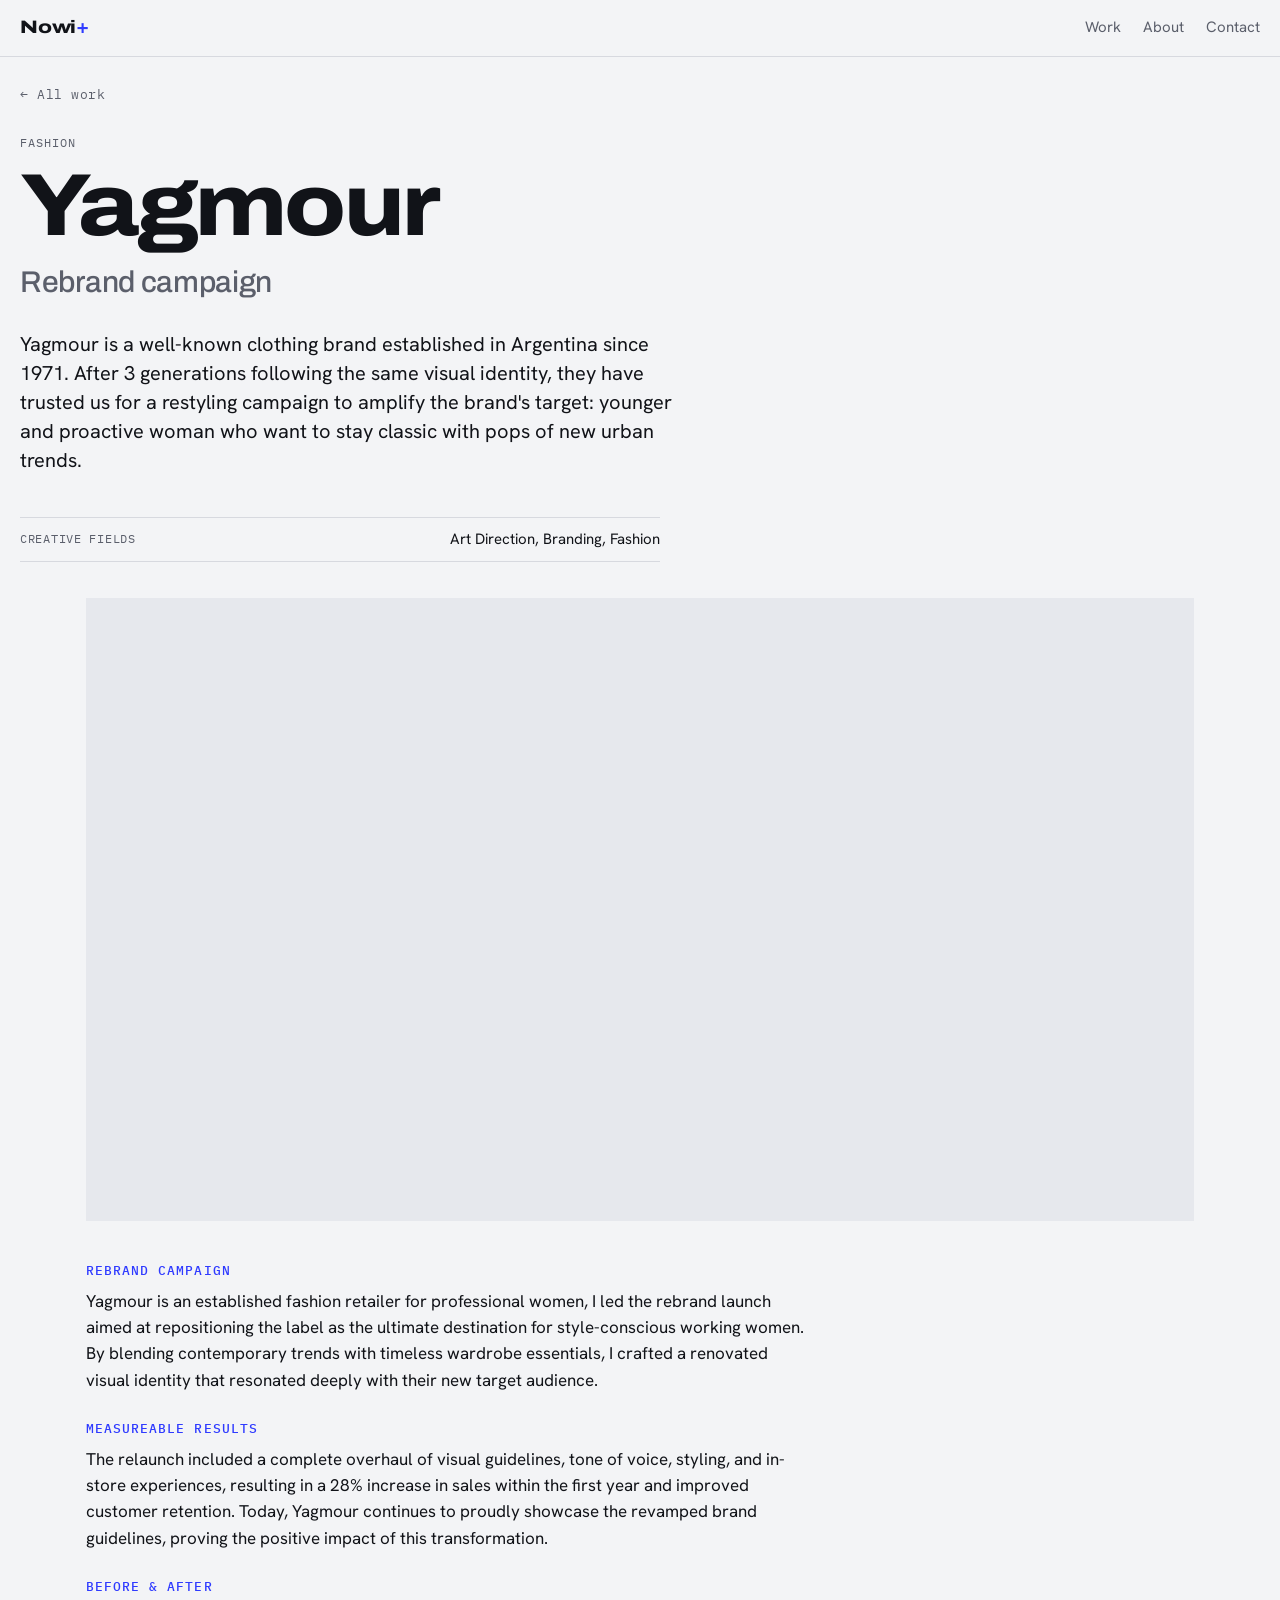
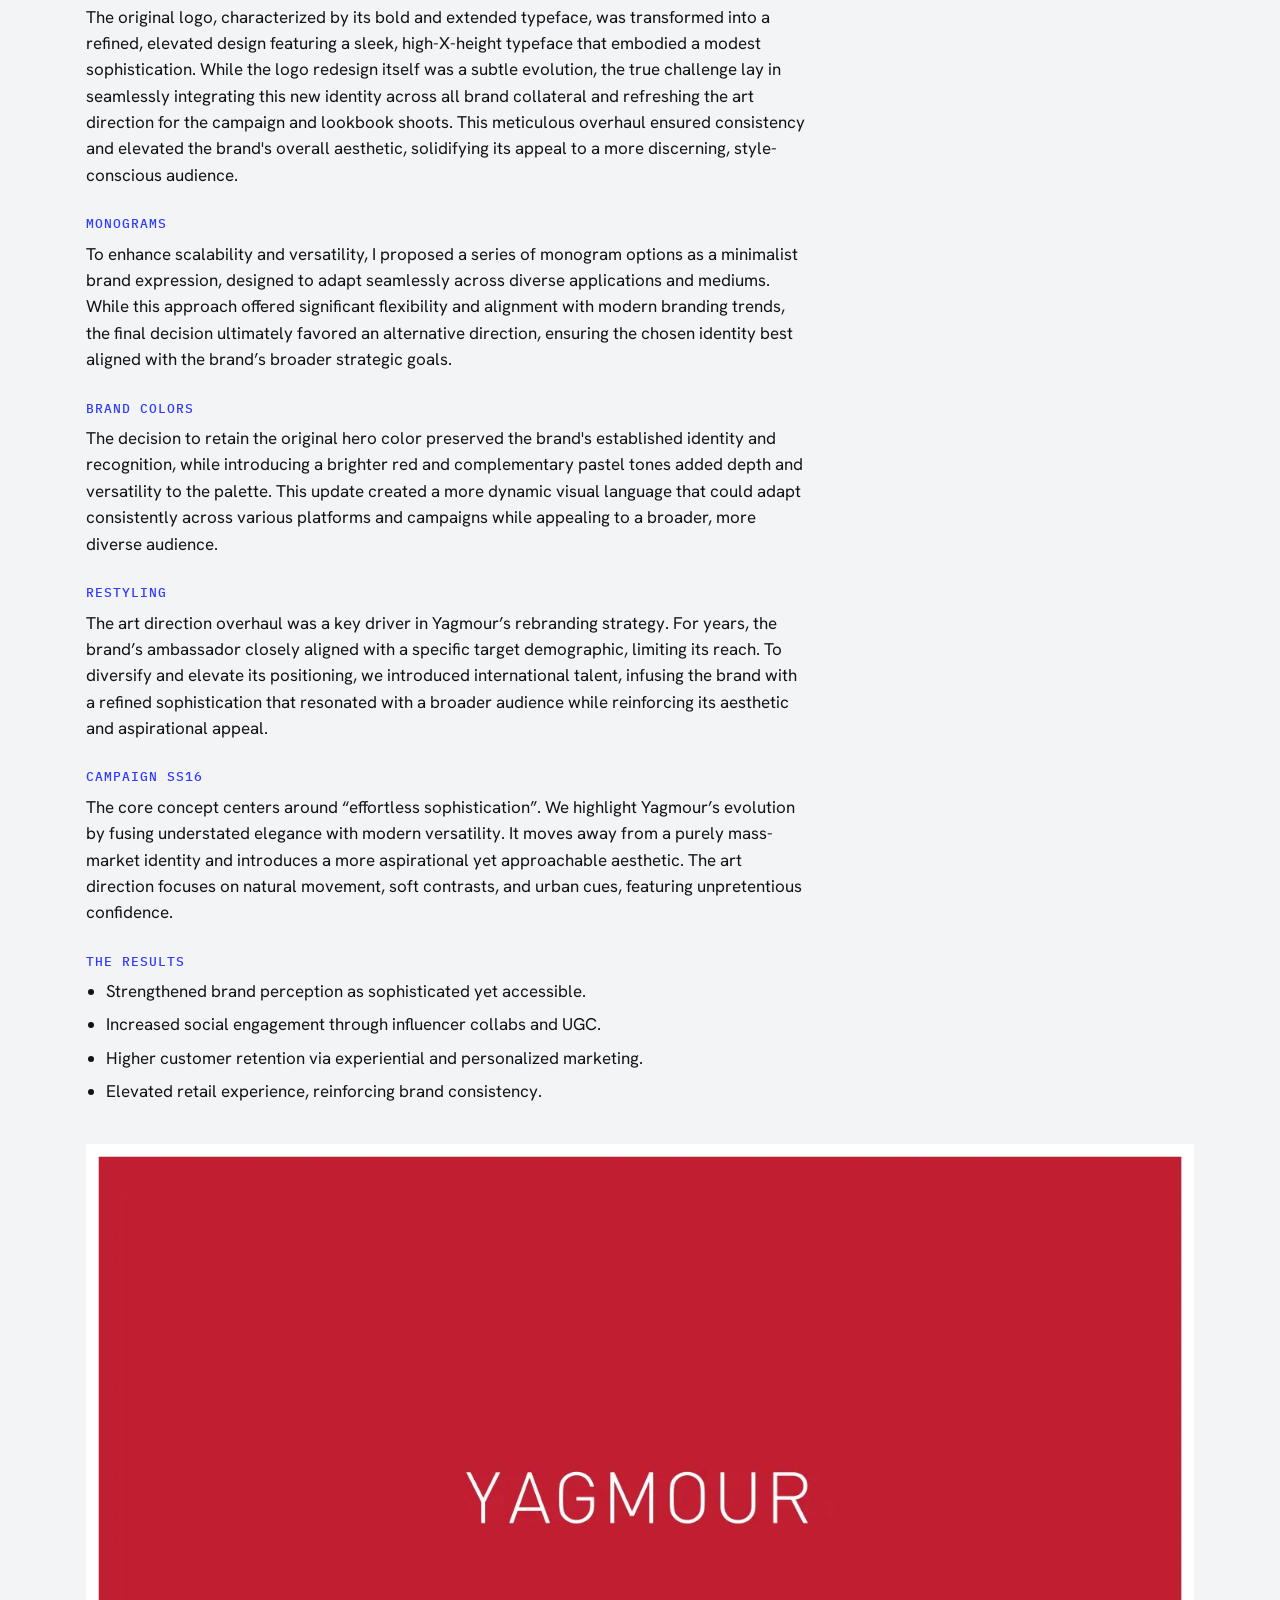
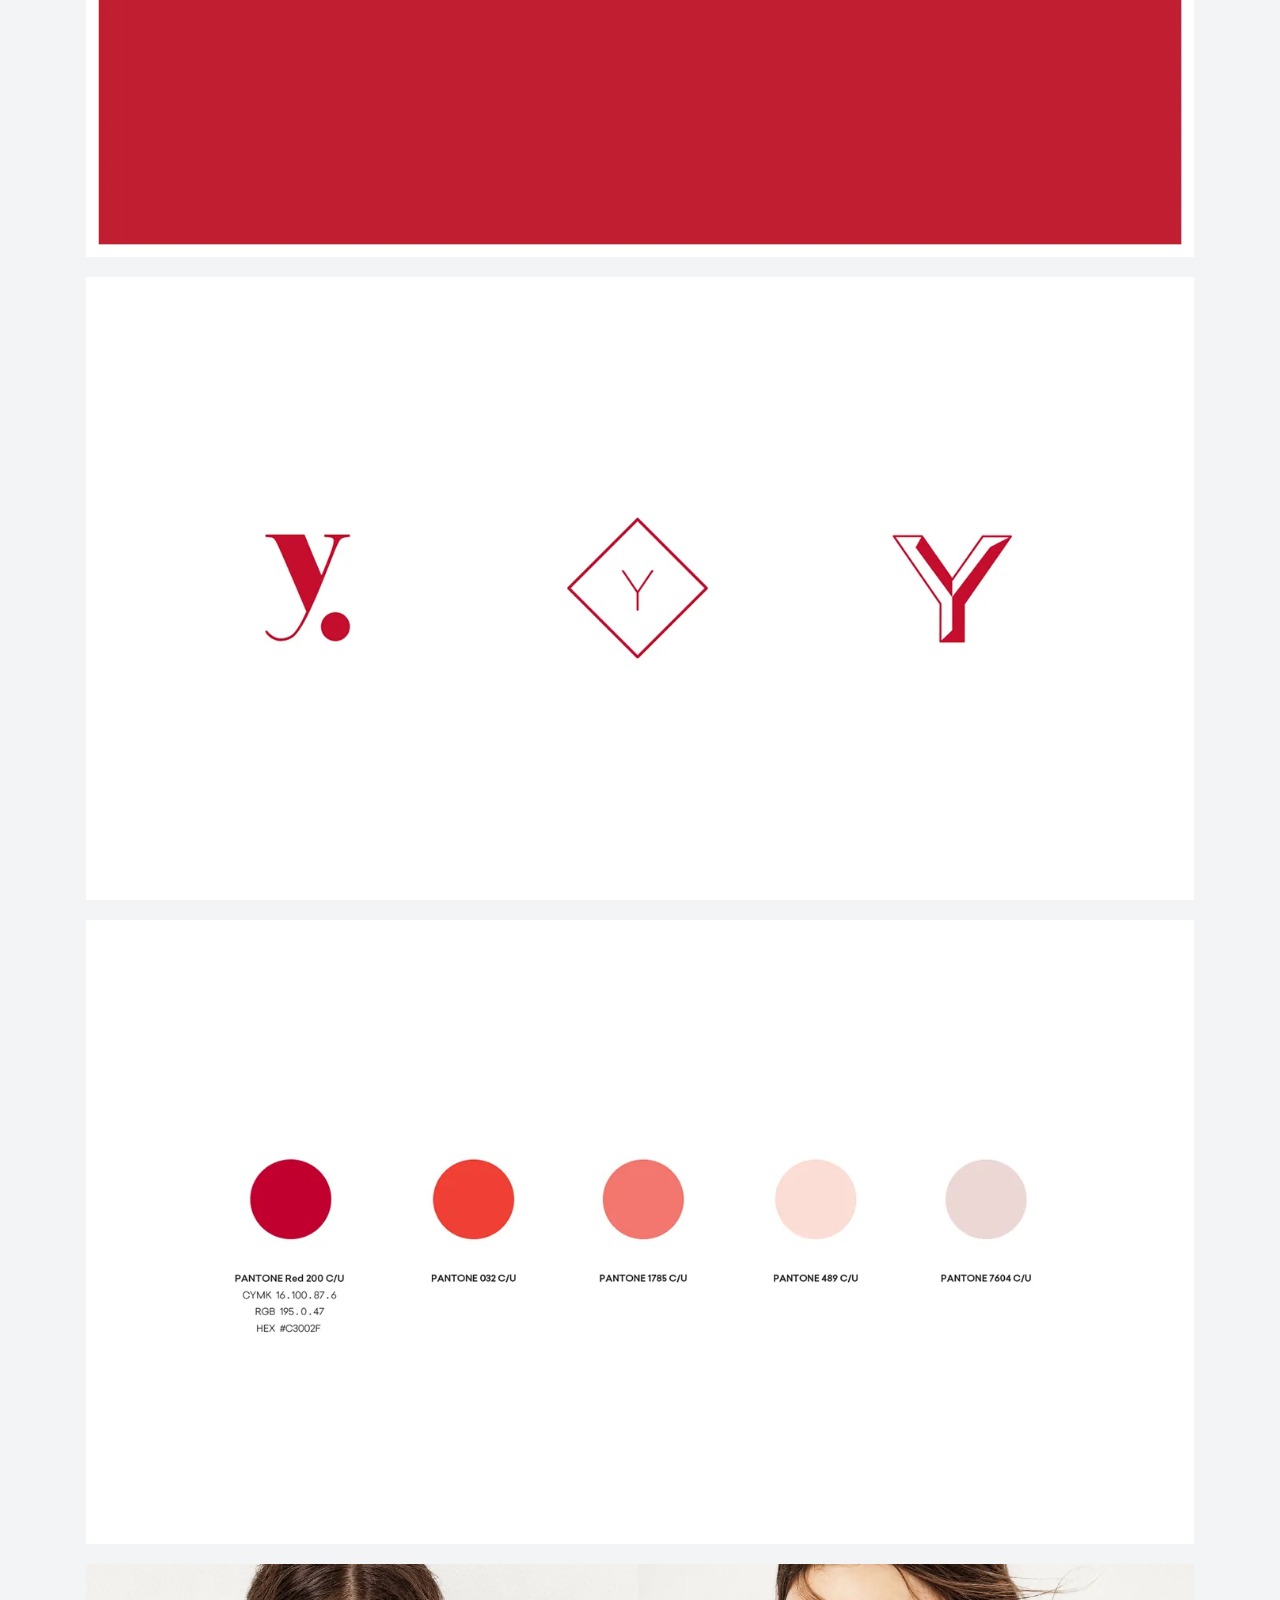
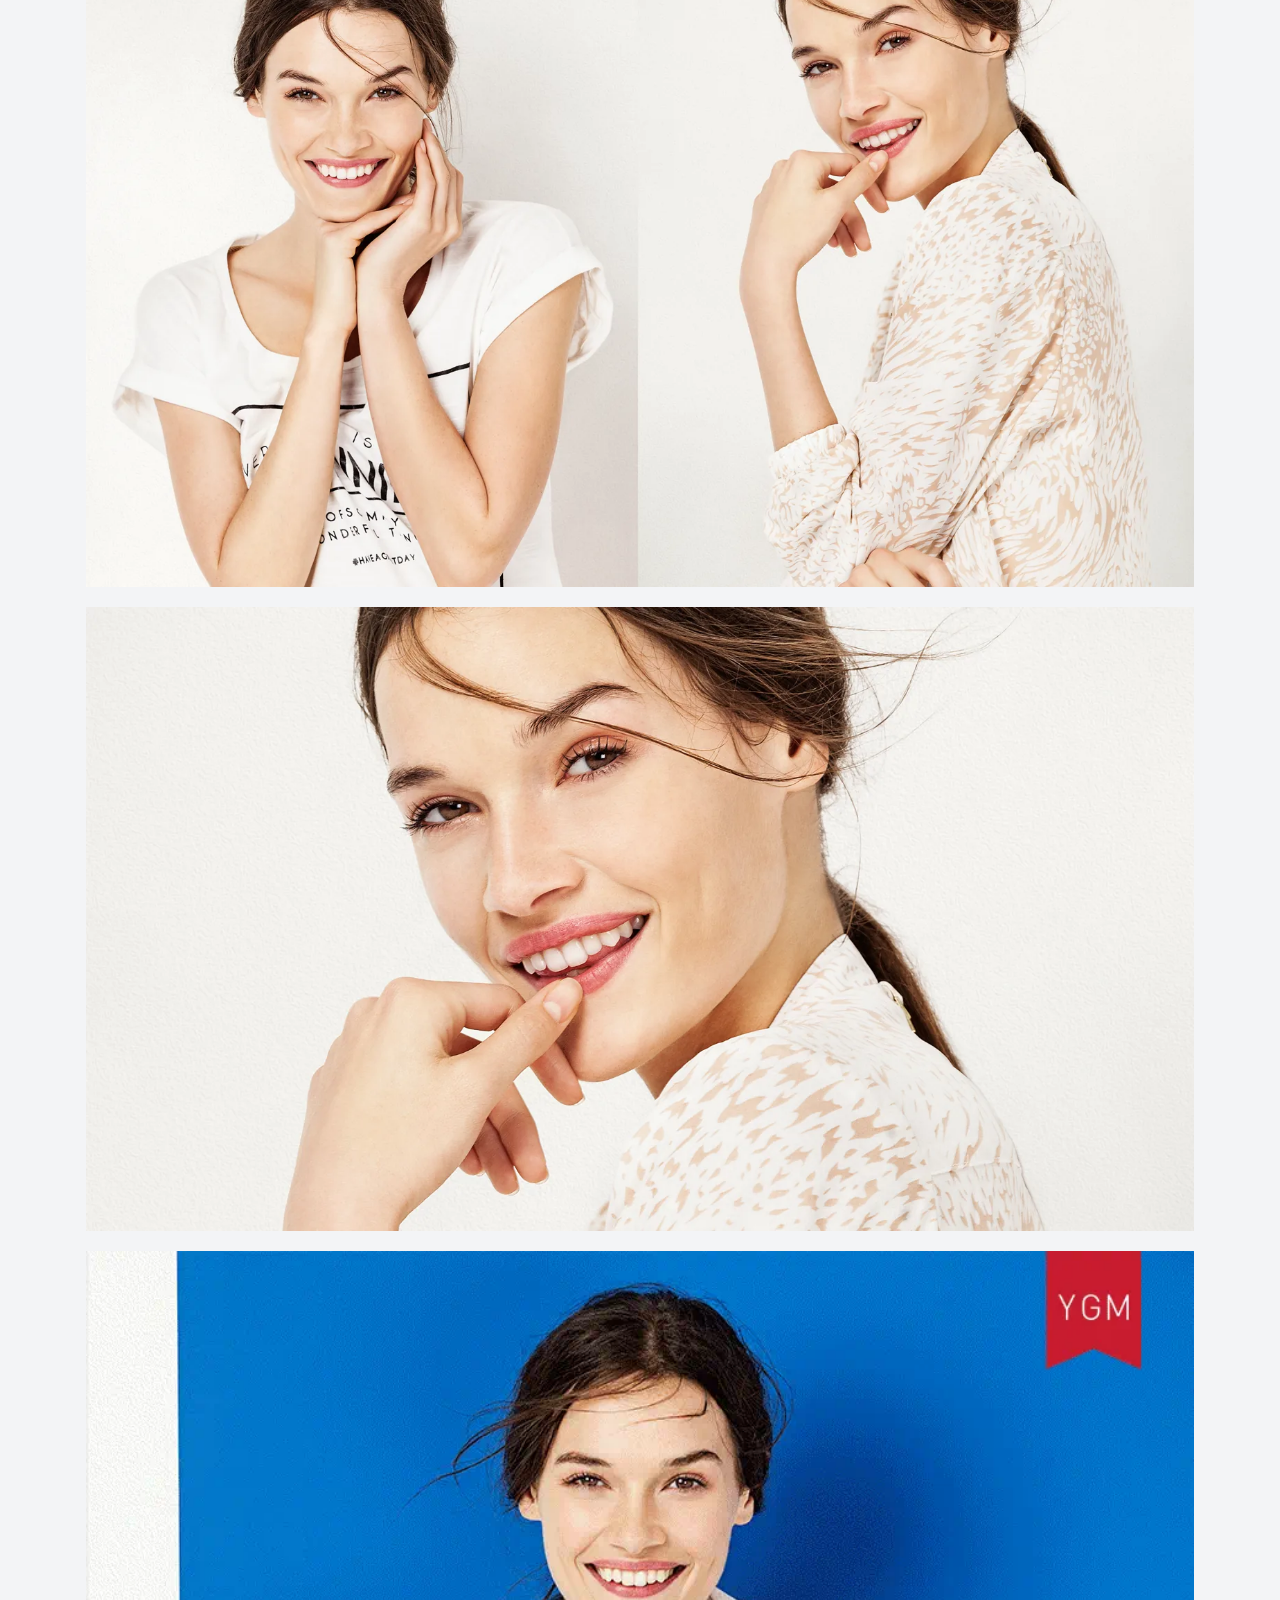
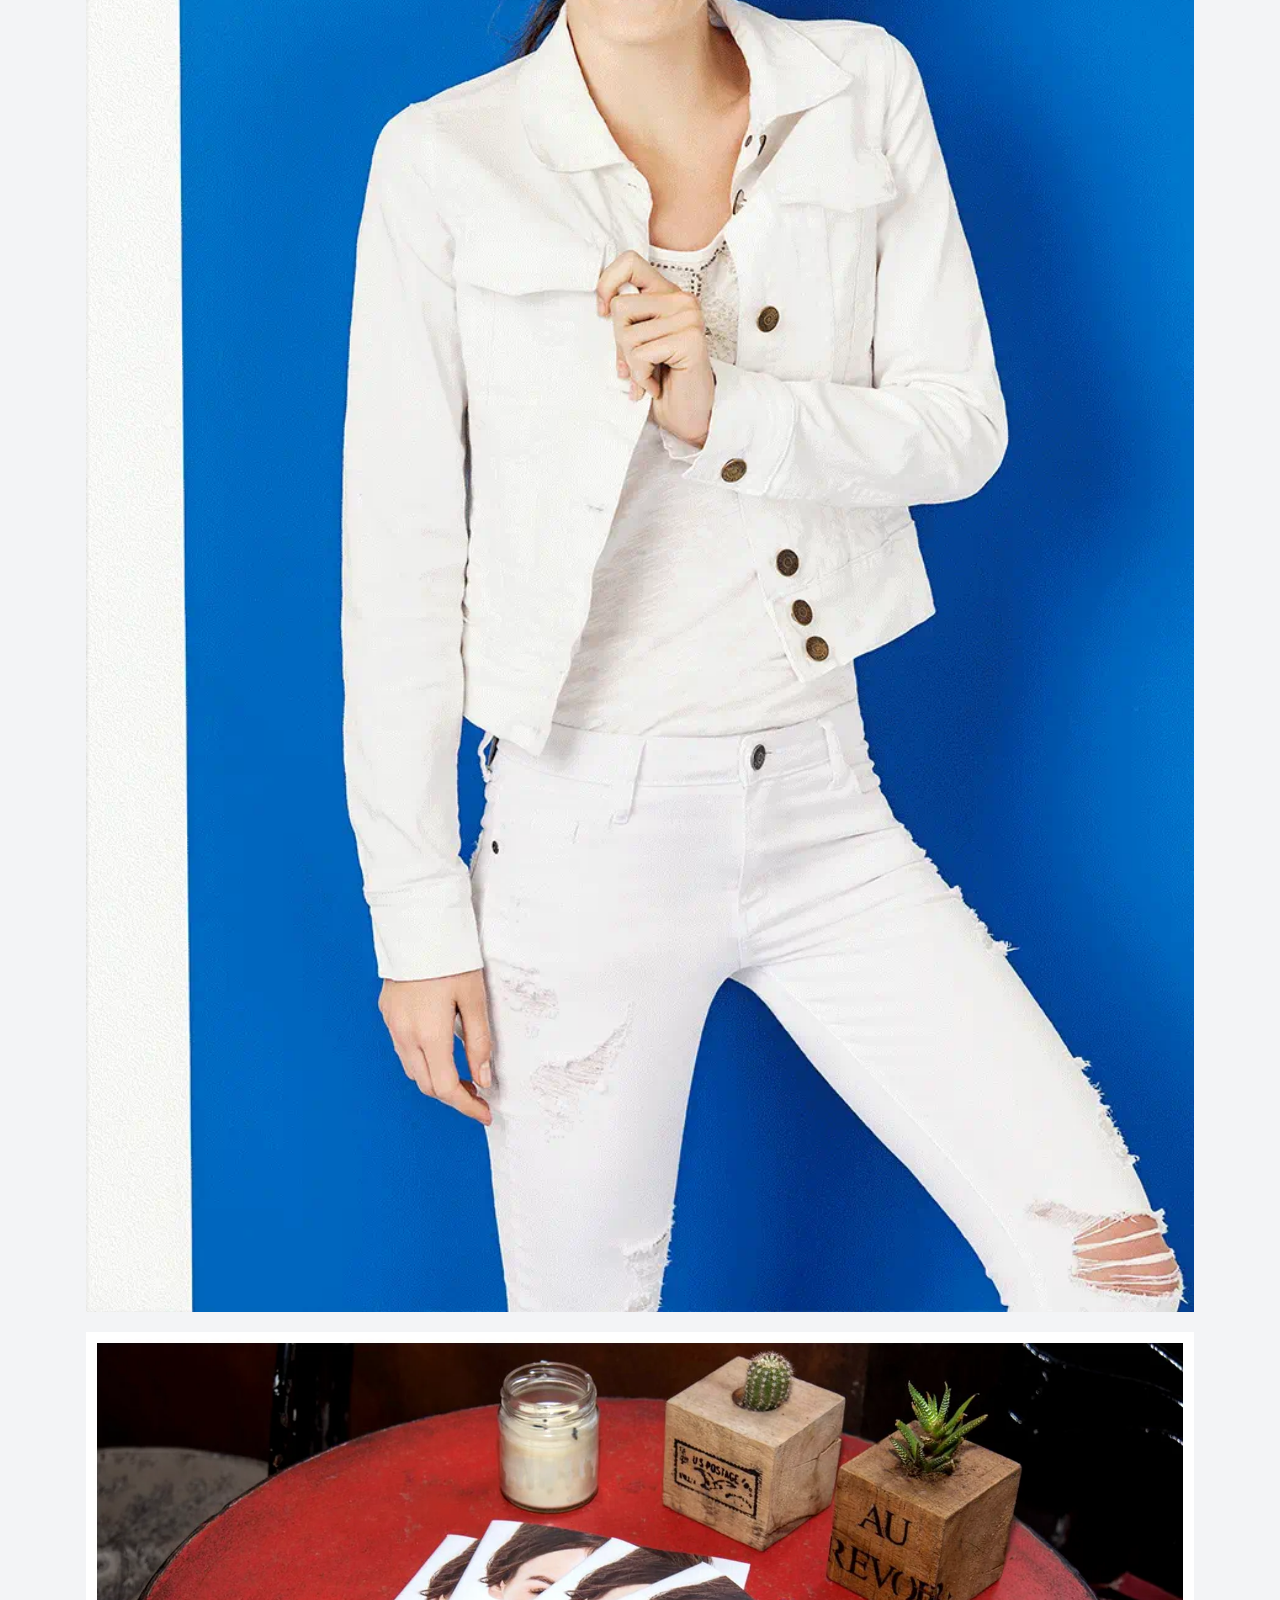
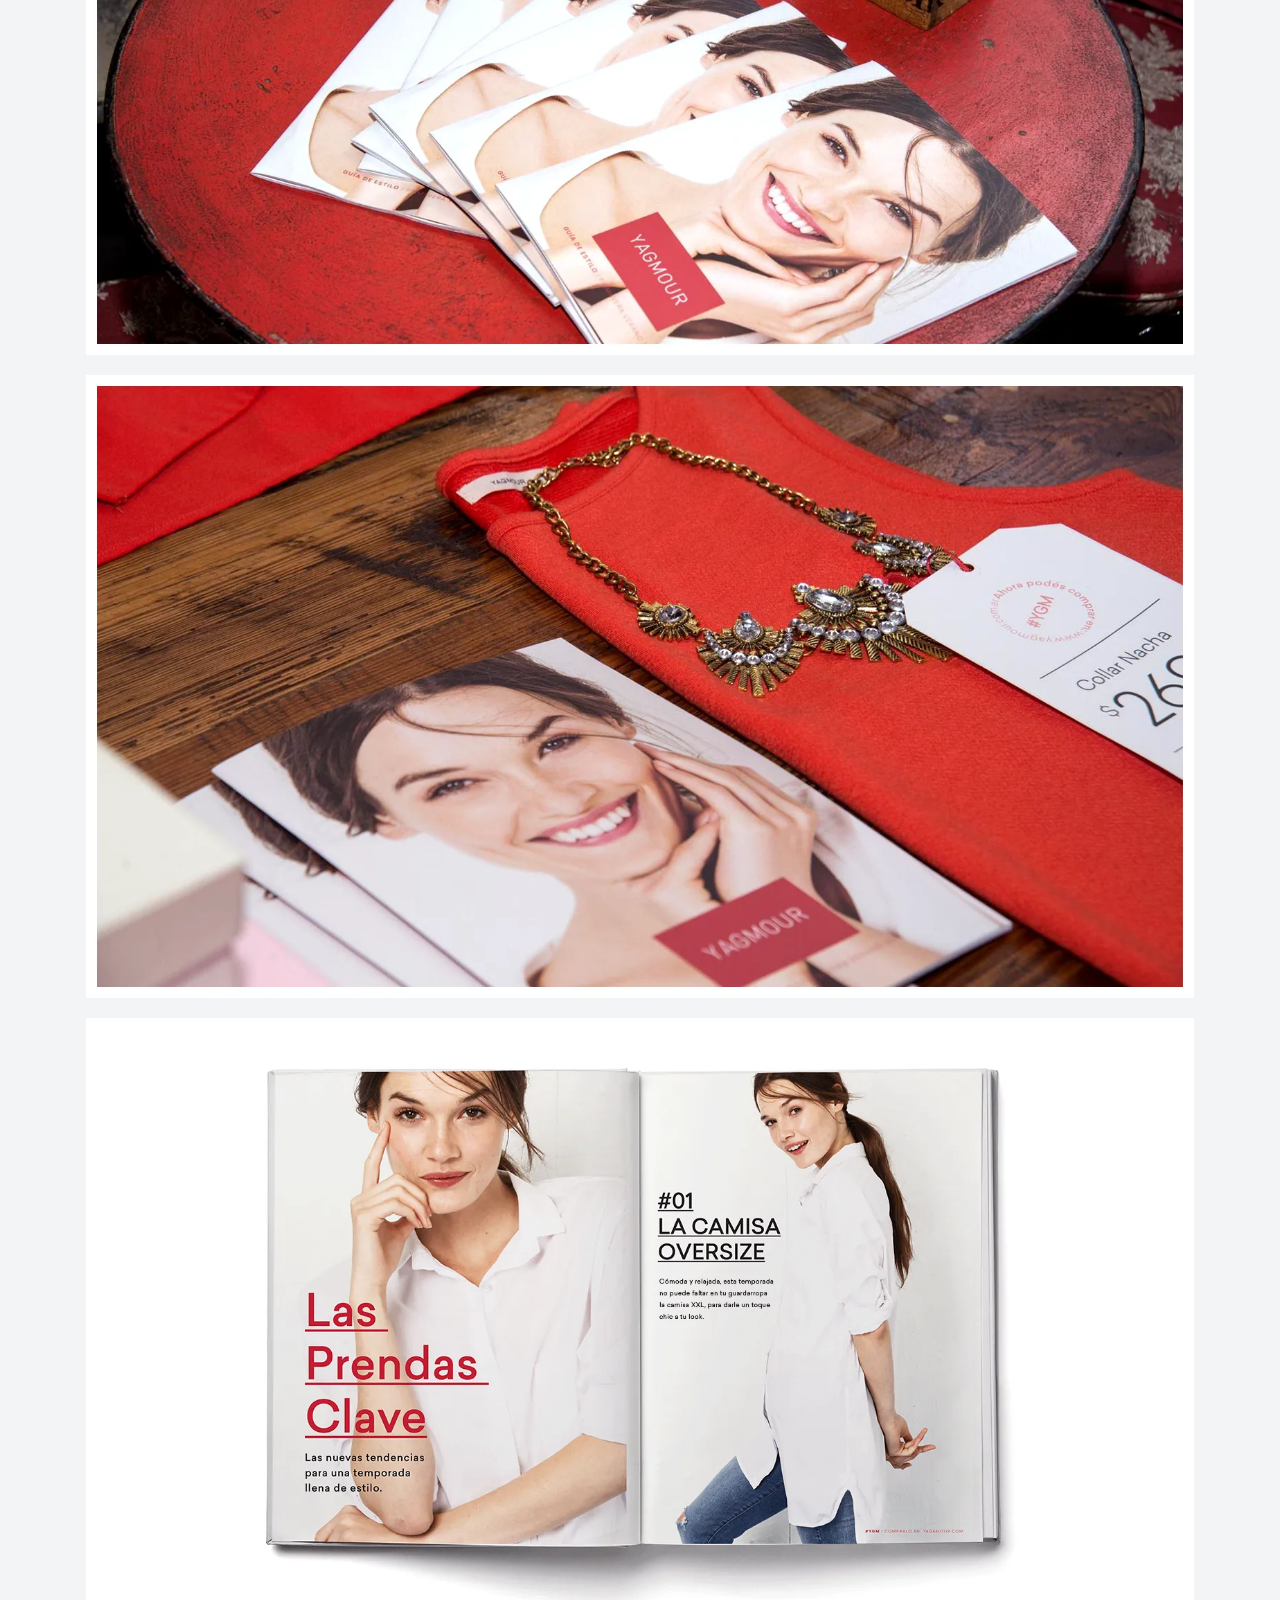
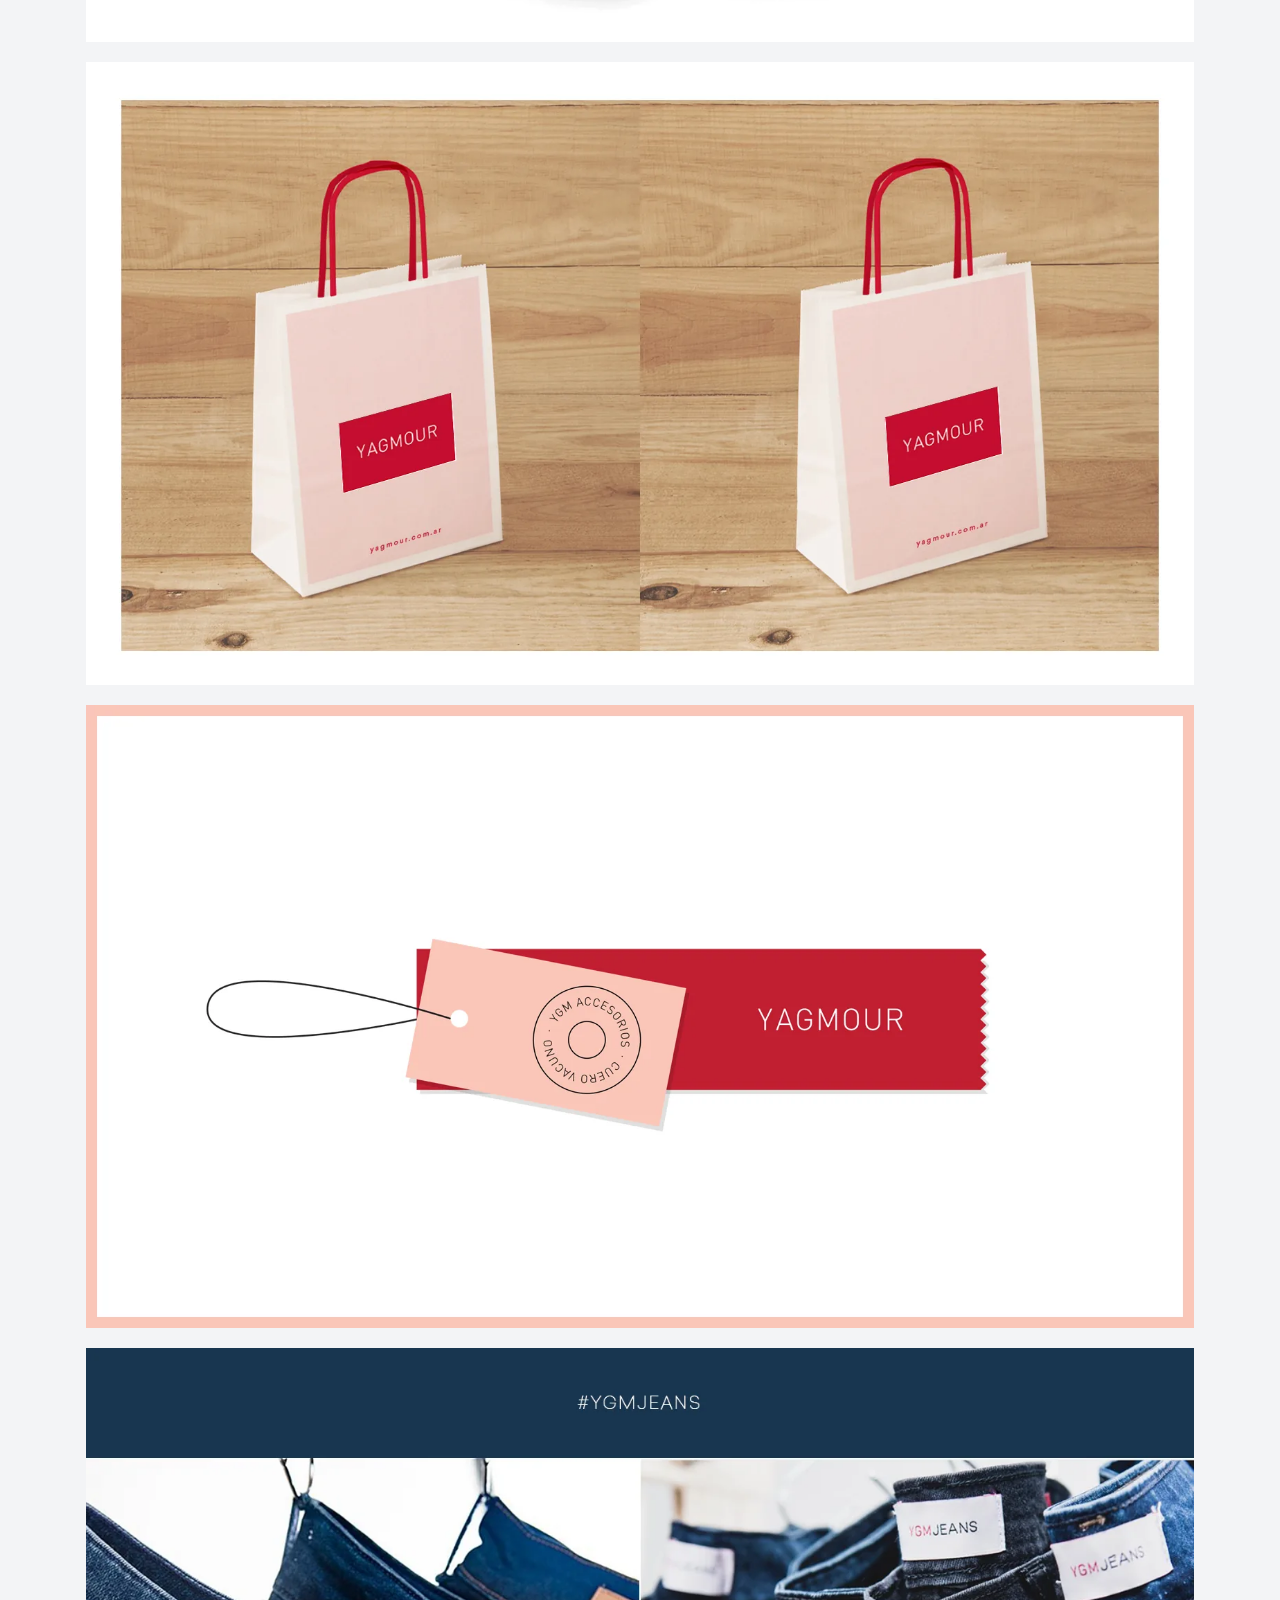
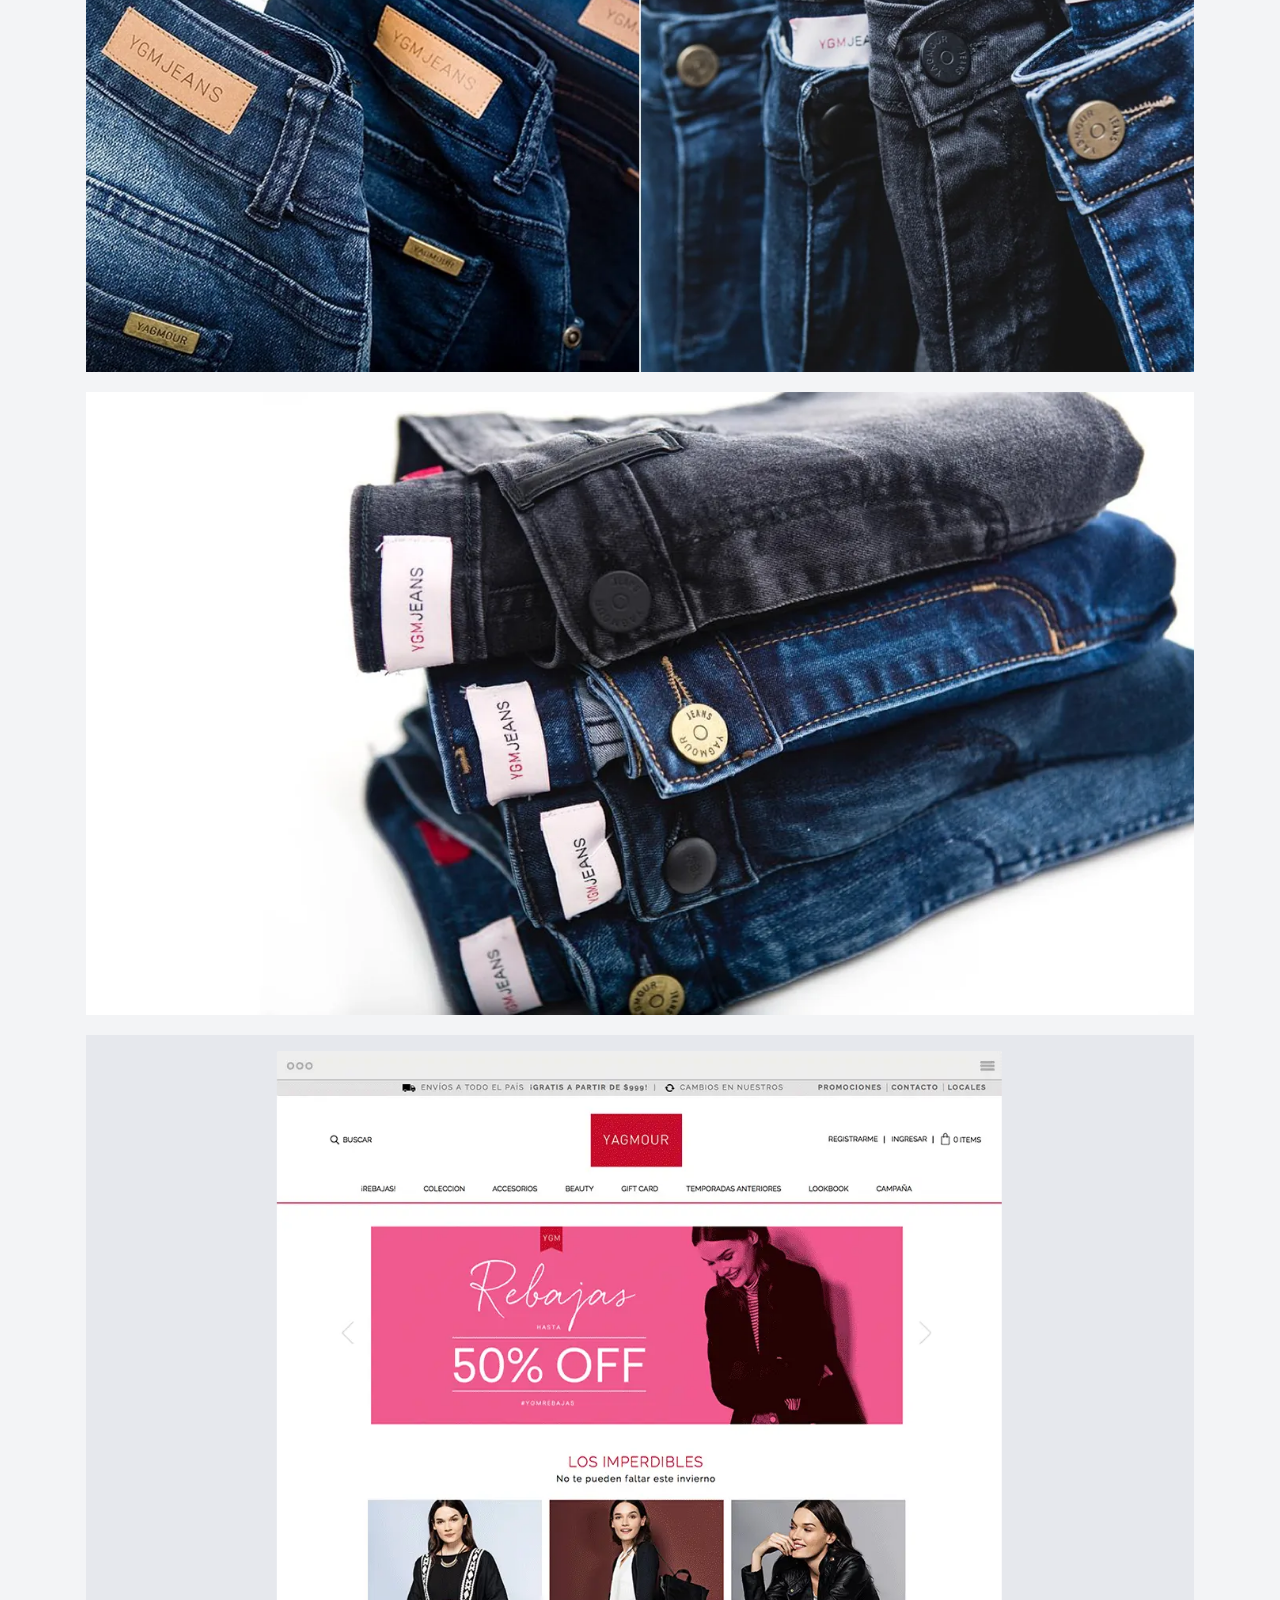
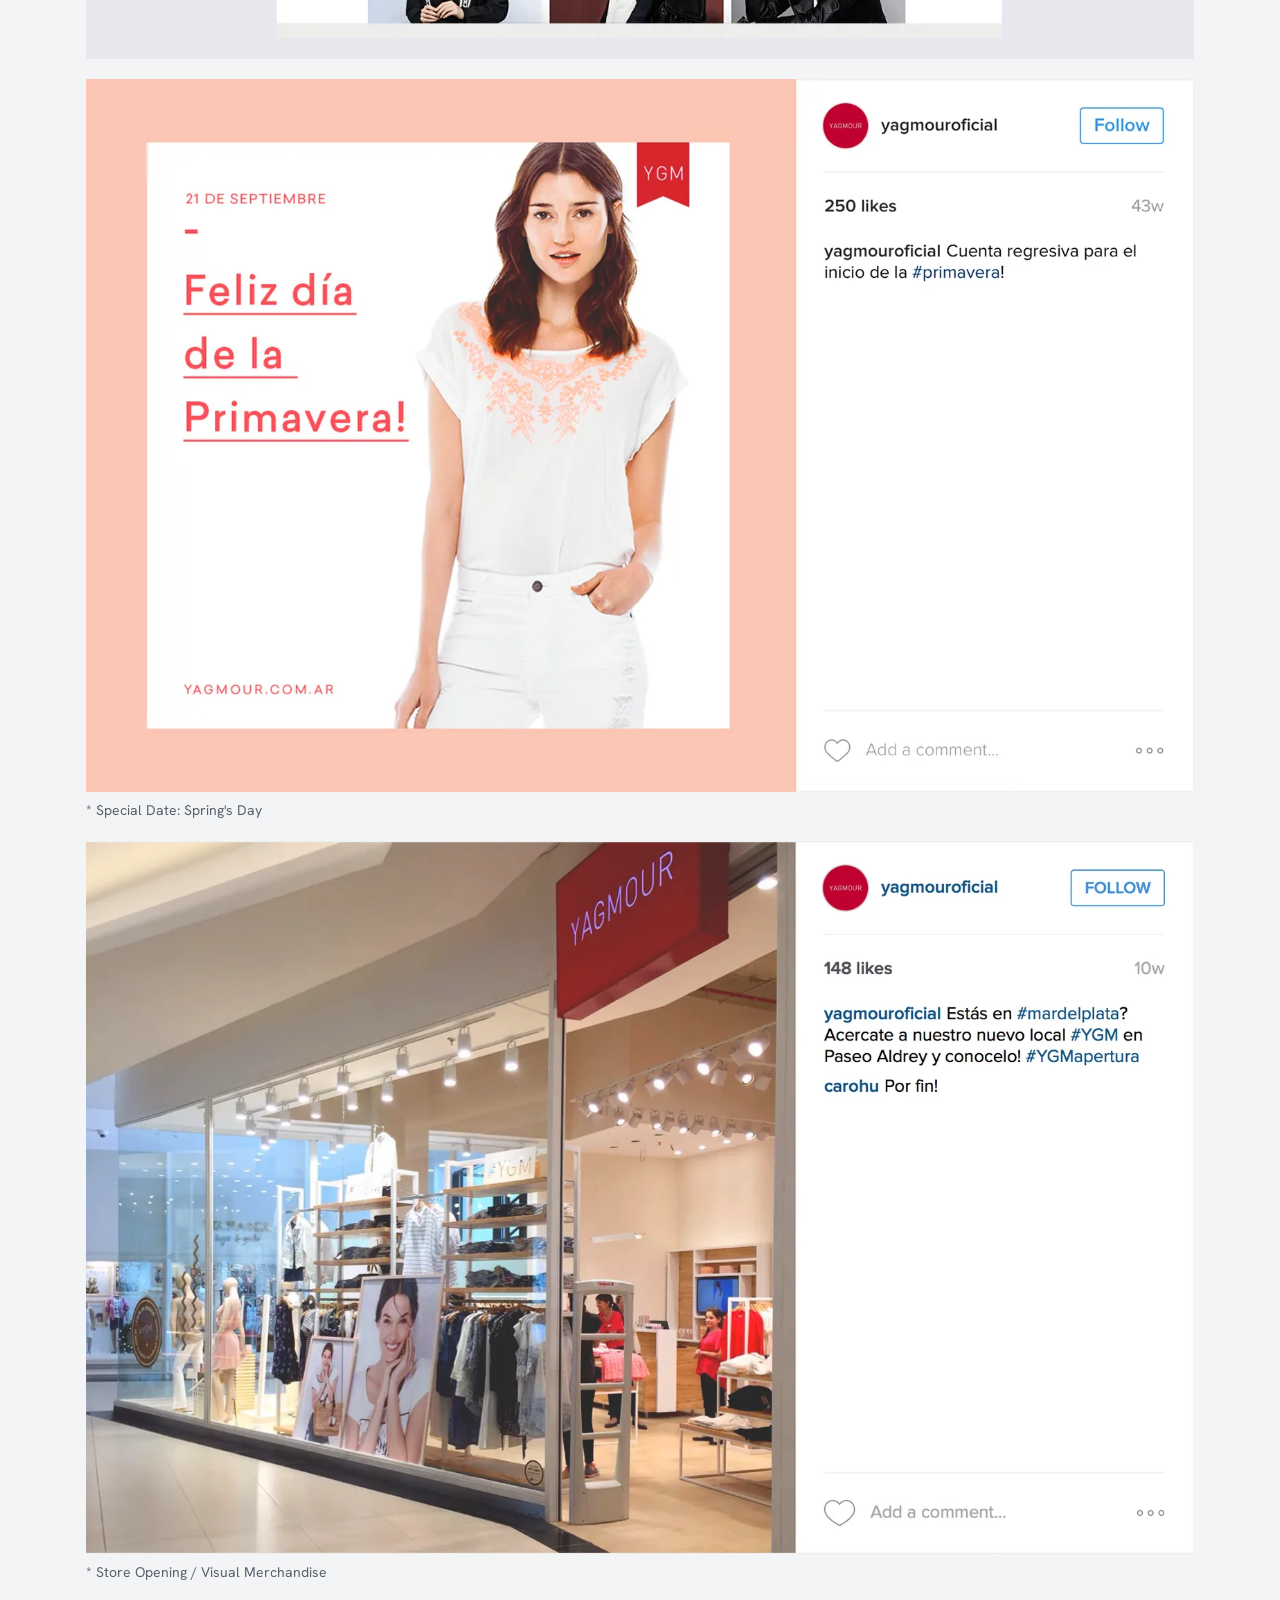
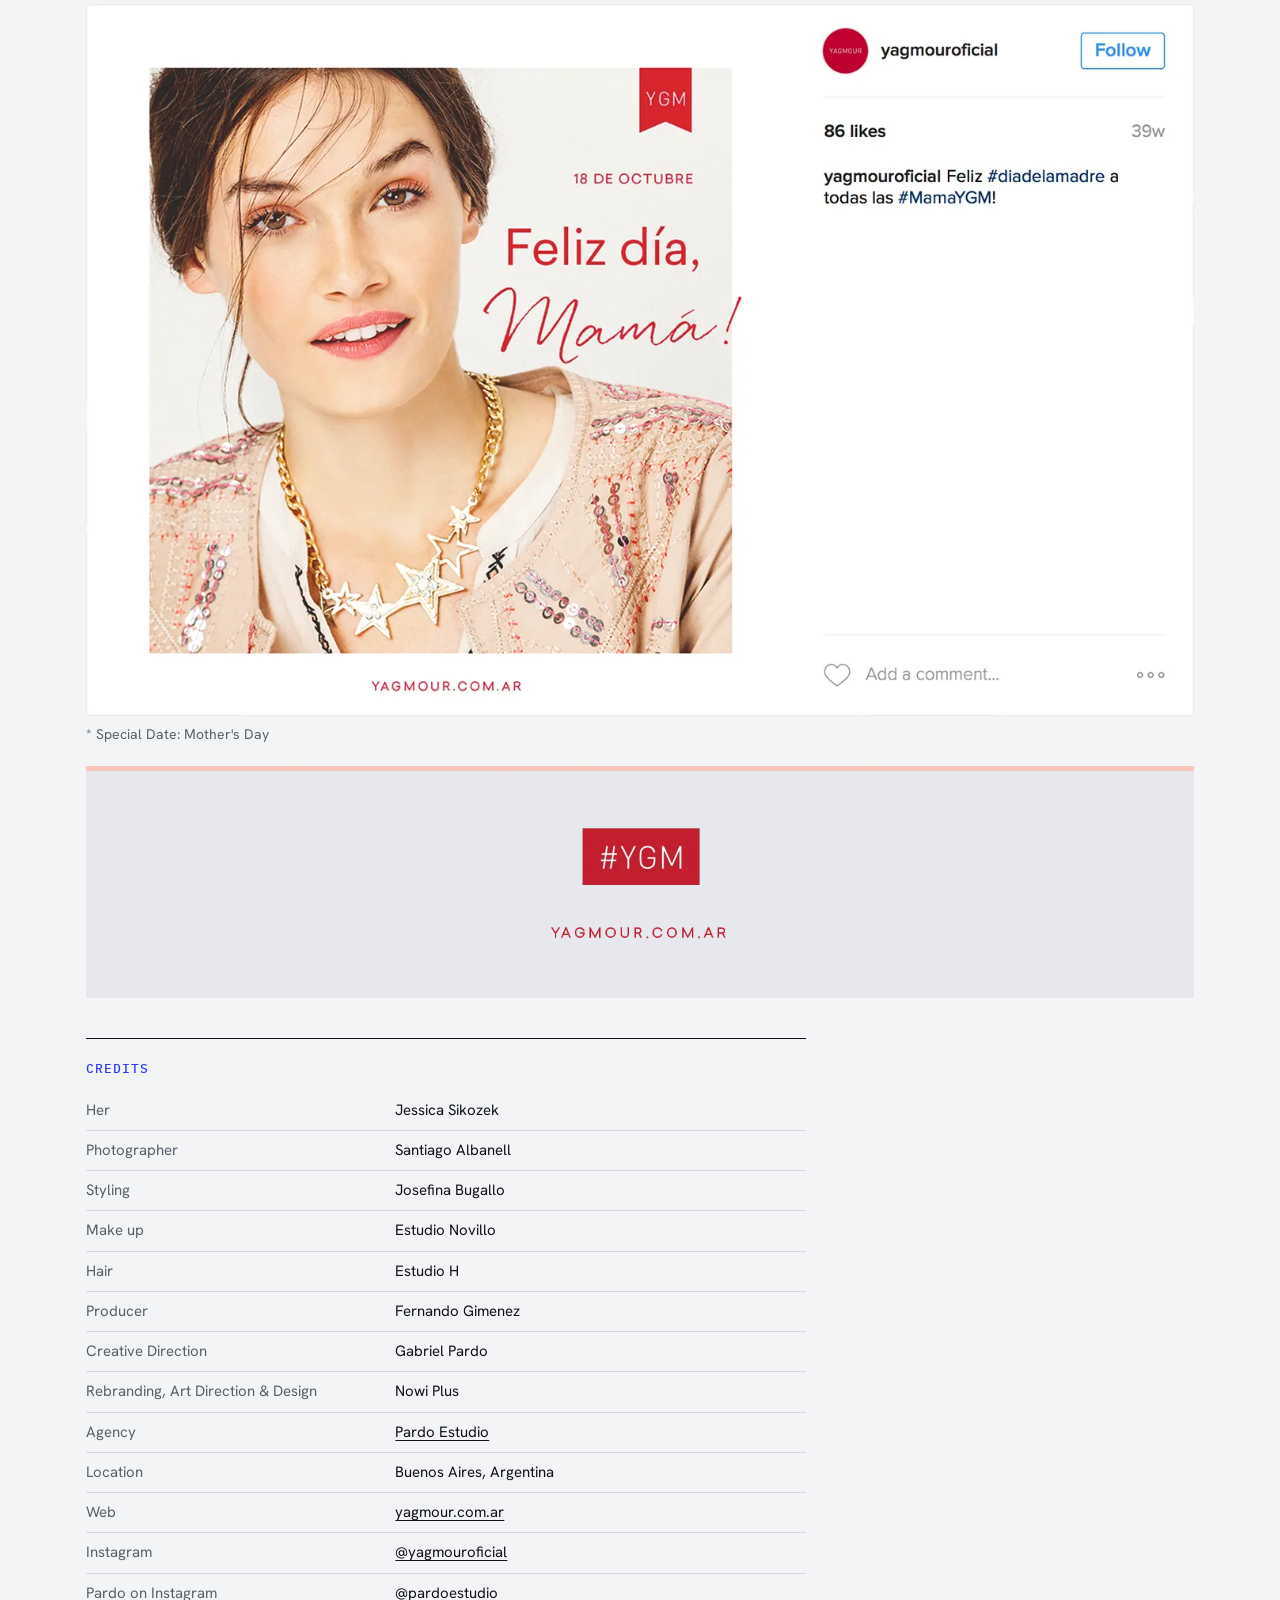
<file: work/yagmour-rebrand-campaign.html>
<!doctype html>
<html lang="en">
<head>
<meta charset="utf-8">
<meta name="viewport" content="width=device-width, initial-scale=1, viewport-fit=cover">
<title>Yagmour · Rebrand campaign | Nowi Plus</title>
<meta name="description" content="Yagmour is a well-known clothing brand established in Argentina since 1971. After 3 generations following the same visual identity, they have trusted us for a restyling campaign to amplify the brand's target: younger and proactive woman who want to stay classic with pops of new urban trends.">
<meta property="og:title" content="Yagmour · Rebrand campaign | Nowi Plus">
<meta property="og:description" content="Yagmour is a well-known clothing brand established in Argentina since 1971. After 3 generations following the same visual identity, they have trusted us for a restyling campaign to amplify the brand's target: younger and proactive woman who want to stay classic with pops of new urban trends.">
<meta property="og:type" content="article">
<meta property="og:image" content="https://nowiplus.co/images/work/yagmour-rebrand-campaign/02.webp">
<link rel="canonical" href="https://nowiplus.co/work/yagmour-rebrand-campaign.html">
<link rel="preconnect" href="https://fonts.googleapis.com">
<link rel="preconnect" href="https://fonts.gstatic.com" crossorigin>
<link rel="stylesheet" href="https://fonts.googleapis.com/css2?family=Archivo:wdth,wght@62..125,400..900&family=Climate+Crisis&family=Hanken+Grotesk:wght@400;500;600&family=IBM+Plex+Mono:wght@400;500&display=swap">
<link rel="stylesheet" href="project.css">
</head>
<body>

<header class="top">
  <div class="wrap">
    <a class="mark" href="../index.html">Nowi<span>+</span></a>
    <nav aria-label="Main">
      <a href="../index.html#work">Work</a>
      <a href="../index.html#about" class="hide-s">About</a>
      <a href="../index.html#contact">Contact</a>
    </nav>
  </div>
</header>

<main>
  <article class="project">
    <div class="wrap">
      <a class="back" href="../index.html#work">&larr; All work</a>
      <div class="head">
        <span class="label">Fashion</span>
        <h1>Yagmour</h1>
        <p class="what">Rebrand campaign</p>
        <div class="lede"><p>Yagmour is a well-known clothing brand established in Argentina since 1971. After 3 generations following the same visual identity, they have trusted us for a restyling campaign to amplify the brand's target: younger and proactive woman who want to stay classic with pops of new urban trends.</p></div>
        <ul class="facts"><li><span>Creative fields</span><span>Art Direction, Branding, Fashion</span></li></ul>
      </div>
    </div>
    <div class="wrap col">
      <div class="video"><iframe src="https://www.youtube-nocookie.com/embed/cOIpRTNXDQQ" title="Yagmour · Rebrand campaign, video" loading="eager" allow="accelerometer; encrypted-media; gyroscope; picture-in-picture; fullscreen" allowfullscreen></iframe></div>
    </div>
    <div class="wrap col">
      <div class="prose">
<h2>Rebrand campaign</h2>
<p>Yagmour is an established fashion retailer for professional women, I led the rebrand launch aimed at repositioning the label as the ultimate destination for style-conscious working women. By blending contemporary trends with timeless wardrobe essentials, I crafted a renovated visual identity that resonated deeply with their new target audience.</p>
<h2>Measureable results</h2>
<p>The relaunch included a complete overhaul of visual guidelines, tone of voice, styling, and in-store experiences, resulting in a 28% increase in sales within the first year and improved customer retention. Today, Yagmour continues to proudly showcase the revamped brand guidelines, proving the positive impact of this transformation.</p>
<h2>Before &amp; after</h2>
<p>The original logo, characterized by its bold and extended typeface, was transformed into a refined, elevated design featuring a sleek, high-X-height typeface that embodied a modest sophistication. While the logo redesign itself was a subtle evolution, the true challenge lay in seamlessly integrating this new identity across all brand collateral and refreshing the art direction for the campaign and lookbook shoots. This meticulous overhaul ensured consistency and elevated the brand's overall aesthetic, solidifying its appeal to a more discerning, style-conscious audience.</p>
<h2>Monograms</h2>
<p>To enhance scalability and versatility, I proposed a series of monogram options as a minimalist brand expression, designed to adapt seamlessly across diverse applications and mediums. While this approach offered significant flexibility and alignment with modern branding trends, the final decision ultimately favored an alternative direction, ensuring the chosen identity best aligned with the brand’s broader strategic goals.</p>
<h2>Brand colors</h2>
<p>The decision to retain the original hero color preserved the brand's established identity and recognition, while introducing a brighter red and complementary pastel tones added depth and versatility to the palette. This update created a more dynamic visual language that could adapt consistently across various platforms and campaigns while appealing to a broader, more diverse audience.</p>
<h2>Restyling</h2>
<p>The art direction overhaul was a key driver in Yagmour’s rebranding strategy. For years, the brand’s ambassador closely aligned with a specific target demographic, limiting its reach. To diversify and elevate its positioning, we introduced international talent, infusing the brand with a refined sophistication that resonated with a broader audience while reinforcing its aesthetic and aspirational appeal.</p>
<h2>Campaign SS16</h2>
<p>The core concept centers around “effortless sophistication”. We highlight Yagmour’s evolution by fusing understated elegance with modern versatility. It moves away from a purely mass-market identity and introduces a more aspirational yet approachable aesthetic. The art direction focuses on natural movement, soft contrasts, and urban cues, featuring unpretentious confidence.</p>
<h2>The results</h2>
<ul><li>Strengthened brand perception as sophisticated yet accessible.</li><li>Increased social engagement through influencer collabs and UGC.</li><li>Higher customer retention via experiential and personalized marketing.</li><li>Elevated retail experience, reinforcing brand consistency.</li></ul>
      </div>
    </div>
    <div class="wrap col gallery">
<figure><img src="../images/work/yagmour-rebrand-campaign/02.webp" width="1399" height="900" alt="Yagmour · Rebrand campaign, image 2" loading="lazy" decoding="async"></figure>
<figure><img src="../images/work/yagmour-rebrand-campaign/03.webp" width="1400" height="788" alt="Yagmour · Rebrand campaign, image 3" loading="lazy" decoding="async"></figure>
<figure><img src="../images/work/yagmour-rebrand-campaign/04.webp" width="1400" height="788" alt="Yagmour · Rebrand campaign, image 4" loading="lazy" decoding="async"></figure>
<figure><img src="../images/work/yagmour-rebrand-campaign/05.webp" width="1600" height="900" alt="Yagmour · Rebrand campaign, image 5" loading="lazy" decoding="async"></figure>
<figure><img src="../images/work/yagmour-rebrand-campaign/06.webp" width="1600" height="900" alt="Yagmour · Rebrand campaign, image 6" loading="lazy" decoding="async"></figure>
<figure><img src="../images/work/yagmour-rebrand-campaign/07.webp" width="899" height="1348" alt="Yagmour · Rebrand campaign, image 7" loading="lazy" decoding="async"></figure>
<figure><img src="../images/work/yagmour-rebrand-campaign/08.webp" width="1600" height="900" alt="Yagmour · Rebrand campaign, image 8" loading="lazy" decoding="async"></figure>
<figure><img src="../images/work/yagmour-rebrand-campaign/09.webp" width="1600" height="900" alt="Yagmour · Rebrand campaign, image 9" loading="lazy" decoding="async"></figure>
<figure><img src="../images/work/yagmour-rebrand-campaign/10.webp" width="1600" height="900" alt="Yagmour · Rebrand campaign, image 10" loading="lazy" decoding="async"></figure>
<figure><img src="../images/work/yagmour-rebrand-campaign/11.webp" width="1600" height="900" alt="Yagmour · Rebrand campaign, image 11" loading="lazy" decoding="async"></figure>
<figure><img src="../images/work/yagmour-rebrand-campaign/12.webp" width="1600" height="900" alt="Yagmour · Rebrand campaign, image 12" loading="lazy" decoding="async"></figure>
<figure><img src="../images/work/yagmour-rebrand-campaign/13.webp" width="1400" height="788" alt="Yagmour · Rebrand campaign, image 13" loading="lazy" decoding="async"></figure>
<figure><img src="../images/work/yagmour-rebrand-campaign/14.webp" width="1400" height="788" alt="Yagmour · Rebrand campaign, image 14" loading="lazy" decoding="async"></figure>
<figure><img src="../images/work/yagmour-rebrand-campaign/15.webp" width="1400" height="788" alt="Yagmour · Rebrand campaign, image 15" loading="lazy" decoding="async"></figure>
<figure><img src="../images/work/yagmour-rebrand-campaign/16.webp" width="1600" height="1029" alt="Yagmour · Rebrand campaign, image 16" loading="lazy" decoding="async"><figcaption>* Special Date: Spring's Day</figcaption></figure>
<figure><img src="../images/work/yagmour-rebrand-campaign/17.webp" width="1600" height="1029" alt="Yagmour · Rebrand campaign, image 17" loading="lazy" decoding="async"><figcaption>* Store Opening / Visual Merchandise</figcaption></figure>
<figure><img src="../images/work/yagmour-rebrand-campaign/18.webp" width="1400" height="900" alt="Yagmour · Rebrand campaign, image 18" loading="lazy" decoding="async"><figcaption>* Special Date: Mother's Day</figcaption></figure>
<figure><img src="../images/work/yagmour-rebrand-campaign/19.webp" width="1600" height="335" alt="Yagmour · Rebrand campaign, image 19" loading="lazy" decoding="async"></figure>
    </div>
    <div class="wrap col">
      <section class="credits"><h2>Credits</h2><dl><div class="row"><dt>Her</dt><dd>Jessica Sikozek</dd></div><div class="row"><dt>Photographer</dt><dd>Santiago Albanell</dd></div><div class="row"><dt>Styling</dt><dd>Josefina Bugallo</dd></div><div class="row"><dt>Make up</dt><dd>Estudio Novillo</dd></div><div class="row"><dt>Hair</dt><dd>Estudio H</dd></div><div class="row"><dt>Producer</dt><dd>Fernando Gimenez</dd></div><div class="row"><dt>Creative Direction</dt><dd>Gabriel Pardo</dd></div><div class="row"><dt>Rebranding, Art Direction &amp; Design</dt><dd>Nowi Plus</dd></div><div class="row"><dt>Agency</dt><dd><a href="http://www.gabrielpardo.com.ar" target="_blank" rel="noopener">Pardo Estudio</a></dd></div><div class="row"><dt>Location</dt><dd>Buenos Aires, Argentina</dd></div><div class="row"><dt>Web</dt><dd><a href="http://www.yagmour.com.ar" target="_blank" rel="noopener">yagmour.com.ar</a></dd></div><div class="row"><dt>Instagram</dt><dd><a href="http://instagram.com/yagmouroficial" target="_blank" rel="noopener">@yagmouroficial</a></dd></div><div class="row"><dt>Pardo on Instagram</dt><dd><a href="http://instagram.com/pardoestudio" target="_blank" rel="noopener">@pardoestudio</a></dd></div></dl></section>
      <p class="source"><a href="https://www.behance.net/gallery/34214649/Yagmour-Rebrand-Campaign" target="_blank" rel="noopener">View this project on Behance &#8599;</a></p>
    </div>
    <nav class="wrap pager" aria-label="More projects"><a class="prev" href="amazon-fashion-instagram-reels.html"><span class="label">Previous</span><b>Amazon Fashion</b></a><a class="next" href="pepsi-music-festival-integrated-campaign.html"><span class="label">Next</span><b>Pepsi Music Festival</b></a></nav>
  </article>
</main>

<footer class="contact" id="contact">
  <div class="wrap">
    <span class="label" style="color:inherit;opacity:.8">Contact</span>
    <h2>Got a launch, a rebrand or a story to tell?</h2>
    <div class="row">
      <a class="email" href="mailto:work@nowiplus.co">work@nowiplus.co</a>
    </div>
    <div class="social">
      <a href="https://www.linkedin.com/in/nowiplus/" target="_blank" rel="noopener">LinkedIn &#8599;</a>
      <a href="https://instagram.com/nowiplus" target="_blank" rel="noopener">Instagram &#8599;</a>
      <a href="https://www.behance.net/nowiplus" target="_blank" rel="noopener">Behance &#8599;</a>
    </div>
    <small>&copy; <span id="yr">2026</span> Nowi Plus &middot; Barcelona</small>
  </div>
</footer>
<script>document.getElementById("yr").textContent = new Date().getFullYear();</script>
</body>
</html>
</file>
<file: work/project.css>
/* Project pages. Same colours, fonts and header/footer as the home page. */
:root{
  --paper:#F3F4F6;--ink:#111318;--muted:#5B5F6B;--line:#D7D9DF;--tile:#E6E8ED;--accent:#2F3BFF;--on-accent:#FFFFFF;
  --f-hero:"Climate Crisis","Arial Black",Impact,sans-serif;
  --f-display:"Archivo","Arial Black",system-ui,sans-serif;
  --f-body:"Hanken Grotesk",system-ui,-apple-system,"Segoe UI",sans-serif;
  --f-mono:"IBM Plex Mono",ui-monospace,Menlo,Consolas,monospace;
  --wrap:1280px;color-scheme:light;
}
@media (prefers-color-scheme:dark){:root:not([data-theme="light"]){
  --paper:#0E0F13;--ink:#EDEEF2;--muted:#9A9EAA;--line:#2A2D36;--tile:#1A1C23;--accent:#8C95FF;--on-accent:#0E0F13;color-scheme:dark}}
:root[data-theme="dark"]{
  --paper:#0E0F13;--ink:#EDEEF2;--muted:#9A9EAA;--line:#2A2D36;--tile:#1A1C23;--accent:#8C95FF;--on-accent:#0E0F13;color-scheme:dark}

*{box-sizing:border-box}
html{scroll-behavior:smooth}
@media (prefers-reduced-motion:reduce){html{scroll-behavior:auto}*{transition:none!important;animation:none!important}}
body{margin:0;background:var(--paper);color:var(--ink);font-family:var(--f-body);font-size:17px;line-height:1.55;-webkit-font-smoothing:antialiased}
img{max-width:100%;height:auto;display:block}
a{color:inherit}
a:focus-visible,button:focus-visible{outline:2px solid var(--accent);outline-offset:3px;border-radius:2px}
.wrap{max-width:var(--wrap);margin:0 auto;padding-left:max(20px,env(safe-area-inset-left,0px));padding-right:max(20px,env(safe-area-inset-right,0px))}
.label{font-family:var(--f-mono);font-size:12px;letter-spacing:.08em;text-transform:uppercase;color:var(--muted)}

/* header */
.top{position:sticky;top:0;z-index:20;background:var(--paper);border-bottom:1px solid var(--line)}
.top .wrap{display:flex;align-items:center;justify-content:space-between;gap:16px;padding-block:14px}
.mark{font-family:var(--f-display);font-variation-settings:"wdth" 125;font-weight:800;font-size:18px;text-decoration:none;letter-spacing:-.01em}
.mark span{color:var(--accent)}
.top nav{display:flex;gap:22px;align-items:center;font-size:15px}
.top nav a{text-decoration:none;color:var(--muted)}
.top nav a:hover{color:var(--ink)}
@media (max-width:640px){.top nav a.hide-s{display:none}}

/* project head */
.back{display:inline-block;margin-top:28px;font-family:var(--f-mono);font-size:13px;letter-spacing:.04em;text-decoration:none;color:var(--muted)}
.back:hover{color:var(--accent)}
.head{display:grid;gap:10px;padding-block:28px 36px;max-width:900px}
.head h1{margin:0;font-family:var(--f-display);font-variation-settings:"wdth" 112;font-weight:800;font-size:clamp(40px,7vw,88px);line-height:.98;letter-spacing:-.03em;text-wrap:balance}
.head .what{margin:0;font-family:var(--f-display);font-variation-settings:"wdth" 100;font-weight:500;font-size:clamp(20px,2.6vw,30px);letter-spacing:-.01em;color:var(--muted)}
.lede{margin-top:14px;font-size:20px;line-height:1.45;max-width:62ch}
.lede p{margin:0 0 .7em}
.facts{display:grid;gap:0;margin:18px 0 0;padding:0;list-style:none;border-top:1px solid var(--line);max-width:640px}
.facts li{display:flex;justify-content:space-between;gap:16px;padding-block:10px;border-bottom:1px solid var(--line);font-size:15px}
.facts li span:first-child{font-family:var(--f-mono);font-size:12px;letter-spacing:.06em;text-transform:uppercase;color:var(--muted);padding-top:2px}
.facts li span:last-child{text-align:right}

/* body */
.col{max-width:1148px}
.project .col+.col{margin-top:40px}
.prose{max-width:720px}
.prose h2{margin:2em 0 .5em;font-family:var(--f-mono);font-weight:500;font-size:13px;letter-spacing:.08em;text-transform:uppercase;color:var(--accent)}
.prose h2:first-child{margin-top:0}
.prose p{margin:0 0 1em}
.prose ul{margin:0 0 1em;padding-left:1.2em}
.prose li{margin-bottom:.4em}
.prose .gap{color:var(--muted);letter-spacing:.3em}
.prose a,.credits a,.lede a{text-decoration-thickness:1px;text-underline-offset:3px}
.prose a:hover,.credits a:hover,.lede a:hover{color:var(--accent)}

/* pictures and videos */
.gallery{display:grid;gap:20px}
figure{margin:0}
figure img,.col>figure img{width:100%;background:var(--tile)}
figcaption{margin-top:8px;font-size:14px;color:var(--muted)}
.video{position:relative;aspect-ratio:16/9;background:var(--tile)}
.video iframe{position:absolute;inset:0;width:100%;height:100%;border:0}
.video-link{display:grid;place-items:center;text-decoration:none;font-family:var(--f-mono);font-size:14px;letter-spacing:.06em;text-transform:uppercase;border:1px solid var(--line)}
.video-link:hover{color:var(--accent);border-color:var(--accent)}

/* credits */
.credits{max-width:720px;border-top:1px solid var(--ink);padding-top:20px}
.credits h2{margin:0 0 12px;font-family:var(--f-mono);font-weight:500;font-size:13px;letter-spacing:.08em;text-transform:uppercase;color:var(--accent)}
.credits dl{margin:0}
.credits .row{display:grid;grid-template-columns:minmax(0,1fr) minmax(0,1.4fr);gap:16px;padding:8px 0;border-bottom:1px solid var(--line);font-size:15px}
.credits .row.solo{display:block;font-weight:600}
.credits dt{color:var(--muted)}
.credits .solo dt{color:var(--ink)}
.credits dd{margin:0}
@media (max-width:560px){.credits .row{grid-template-columns:1fr;gap:2px}}
.source{margin:28px 0 0;font-family:var(--f-mono);font-size:13px;letter-spacing:.04em}

/* previous / next */
.pager{display:flex;justify-content:space-between;gap:20px;padding-block:56px 8px}
.pager a{display:grid;gap:4px;text-decoration:none;max-width:48%}
.pager a b{font-family:var(--f-display);font-variation-settings:"wdth" 100;font-weight:700;font-size:clamp(20px,3vw,30px);letter-spacing:-.015em}
.pager a:hover b{color:var(--accent)}
.pager .next{margin-left:auto;text-align:right}

/* contact footer */
.contact{margin-top:72px;background:var(--accent);color:var(--on-accent)}
.contact .wrap{padding-block:72px 56px;display:grid;gap:36px}
.contact h2{margin:0;font-family:var(--f-display);font-variation-settings:"wdth" 125;font-weight:900;font-size:clamp(40px,8vw,112px);line-height:.9;letter-spacing:-.035em;text-wrap:balance}
.contact .row{display:flex;flex-wrap:wrap;gap:12px 28px;align-items:center}
.contact .email{font-family:var(--f-display);font-variation-settings:"wdth" 100;font-weight:600;font-size:clamp(20px,2.6vw,30px);text-decoration:none;border-bottom:2px solid currentColor;overflow-wrap:anywhere}
.contact .social{display:flex;gap:20px;flex-wrap:wrap;font-family:var(--f-mono);font-size:13px;letter-spacing:.06em;text-transform:uppercase}
.contact .social a{text-decoration:none;opacity:.85}
.contact .social a:hover{opacity:1;text-decoration:underline}
.contact small{font-family:var(--f-mono);font-size:12px;letter-spacing:.04em;opacity:.75}
</file>
